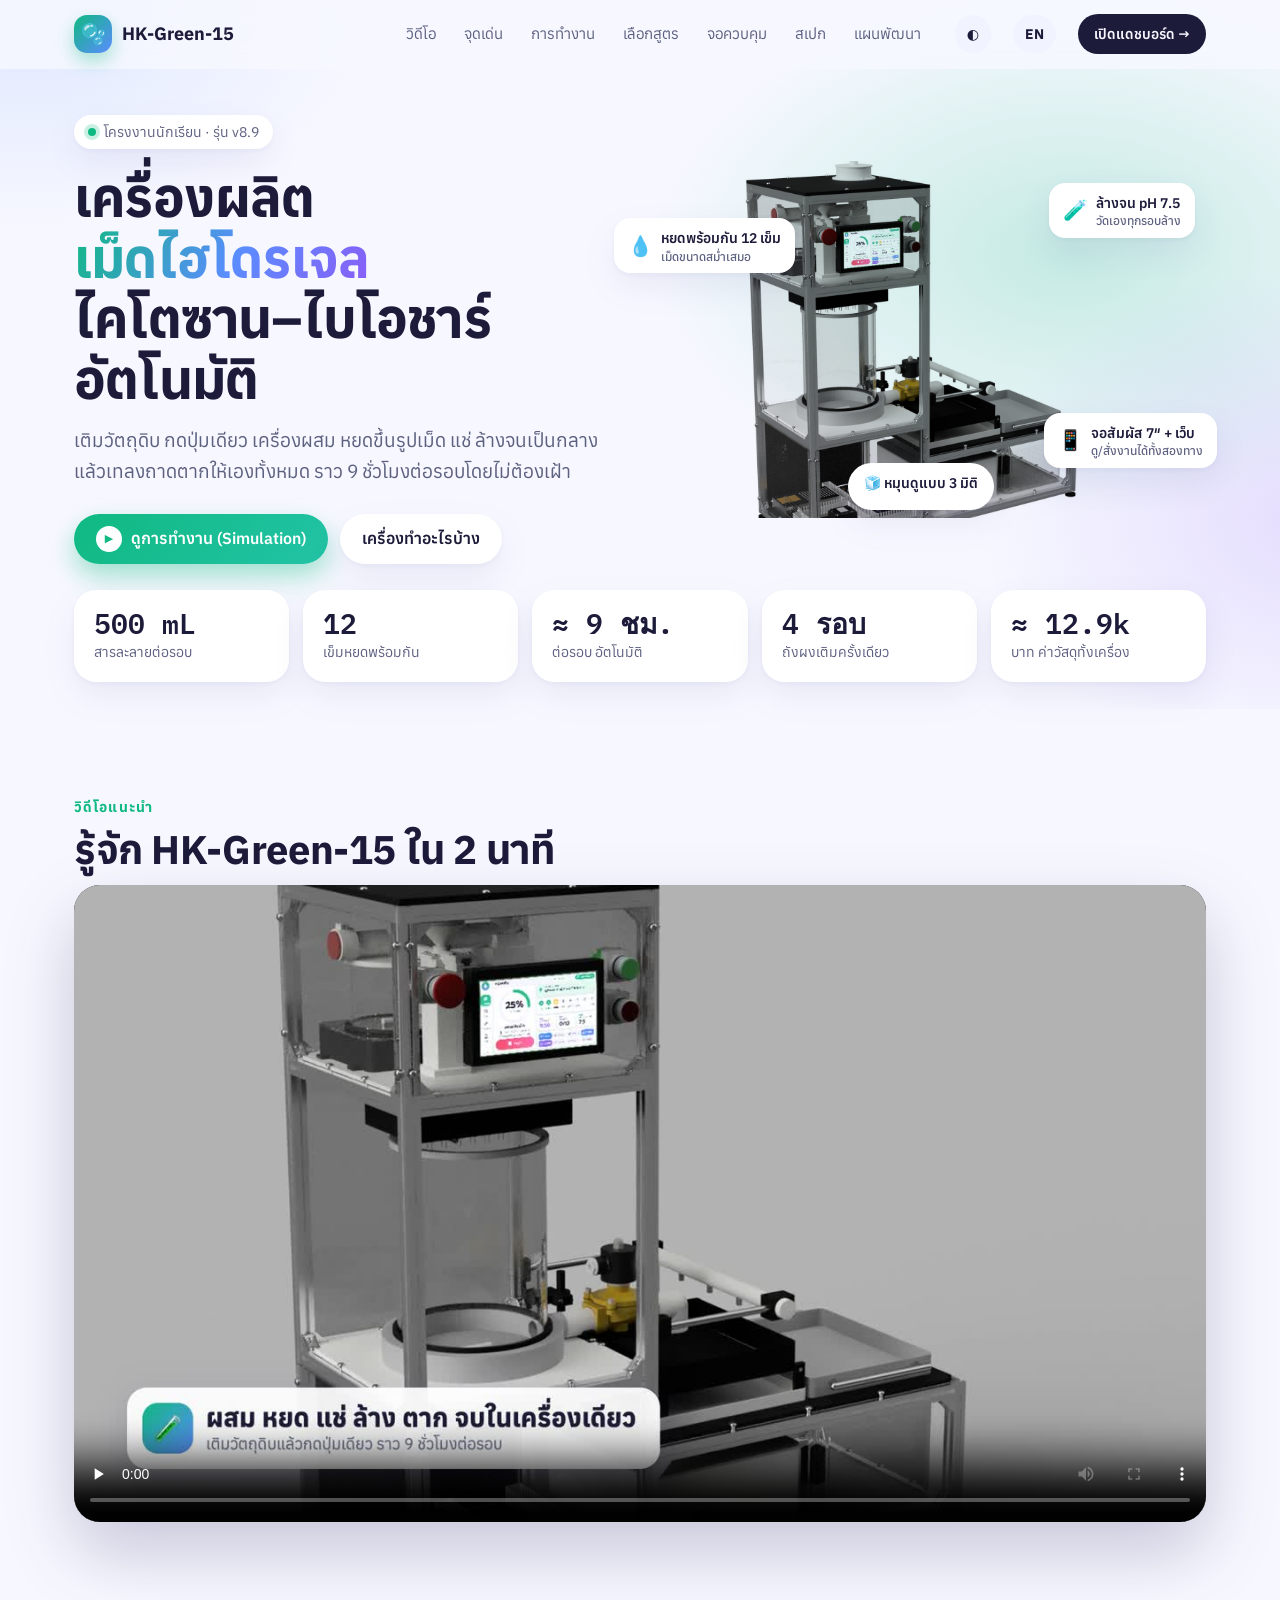
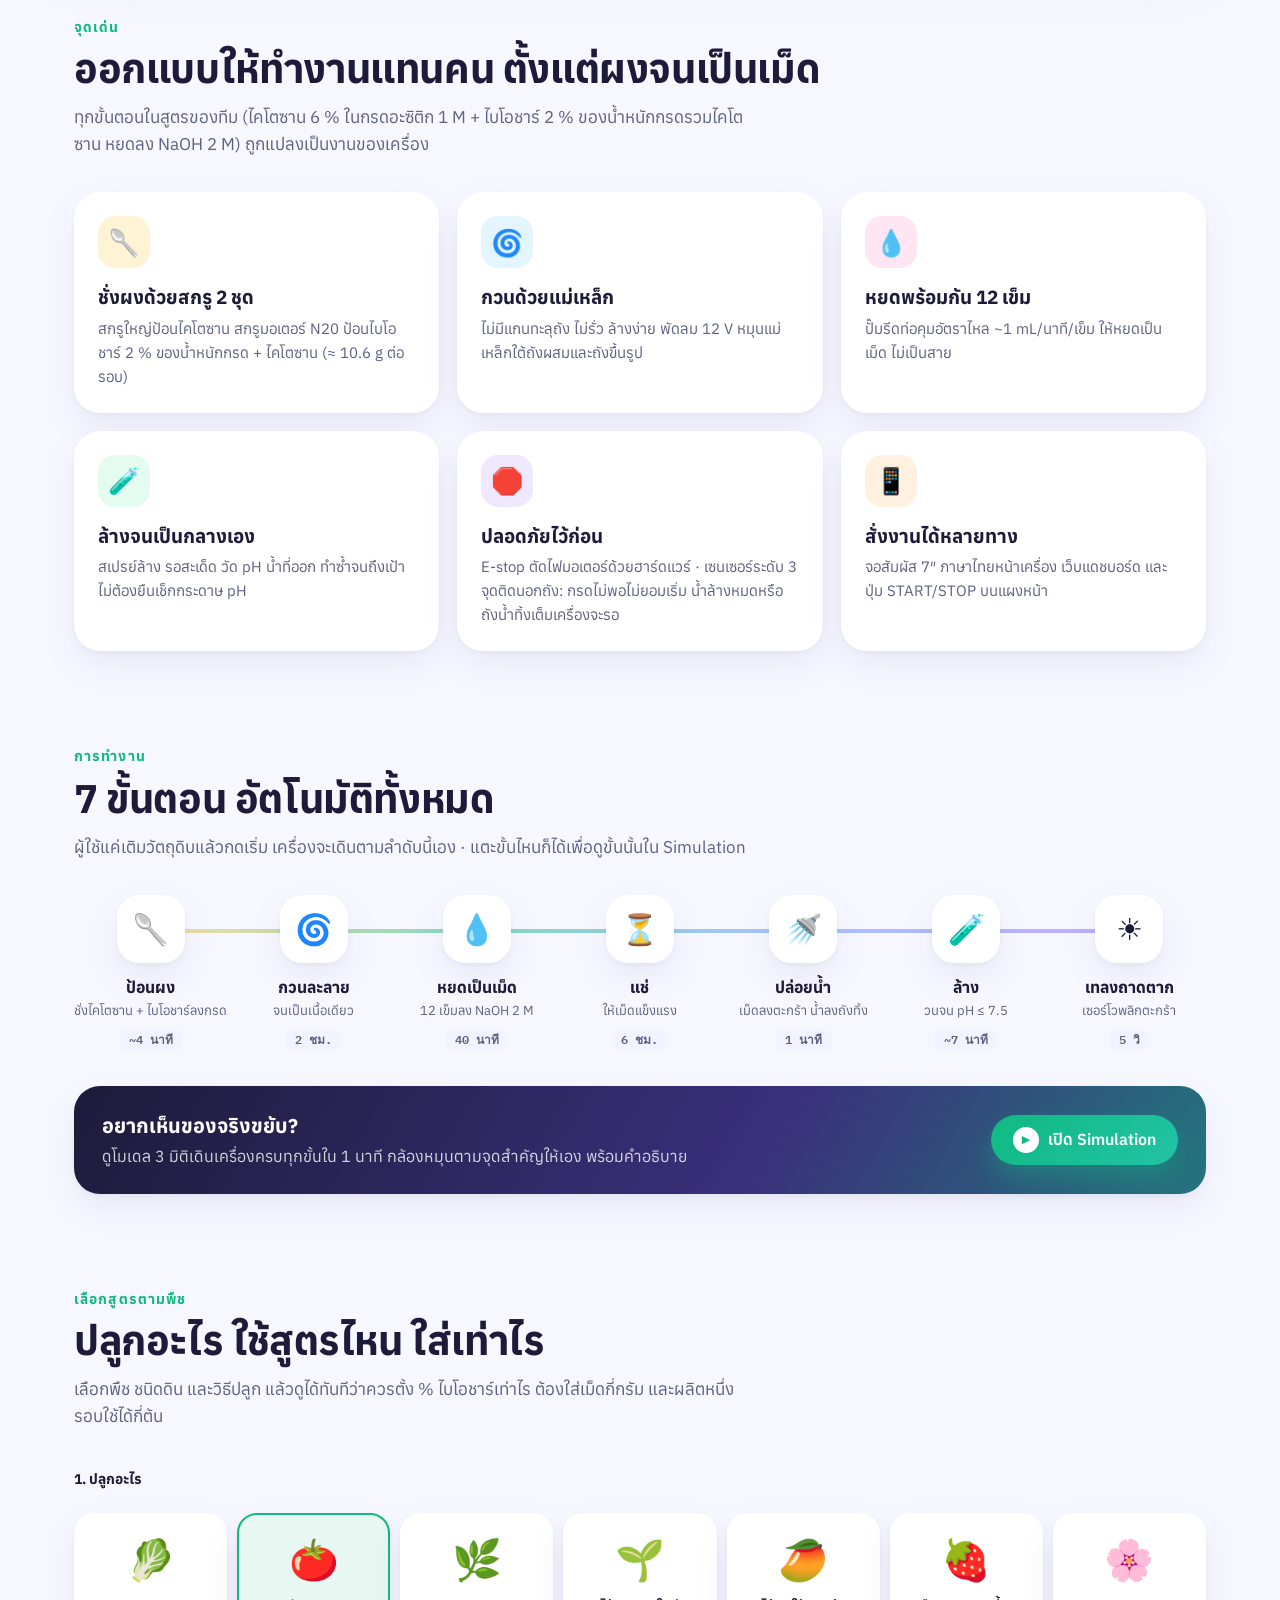
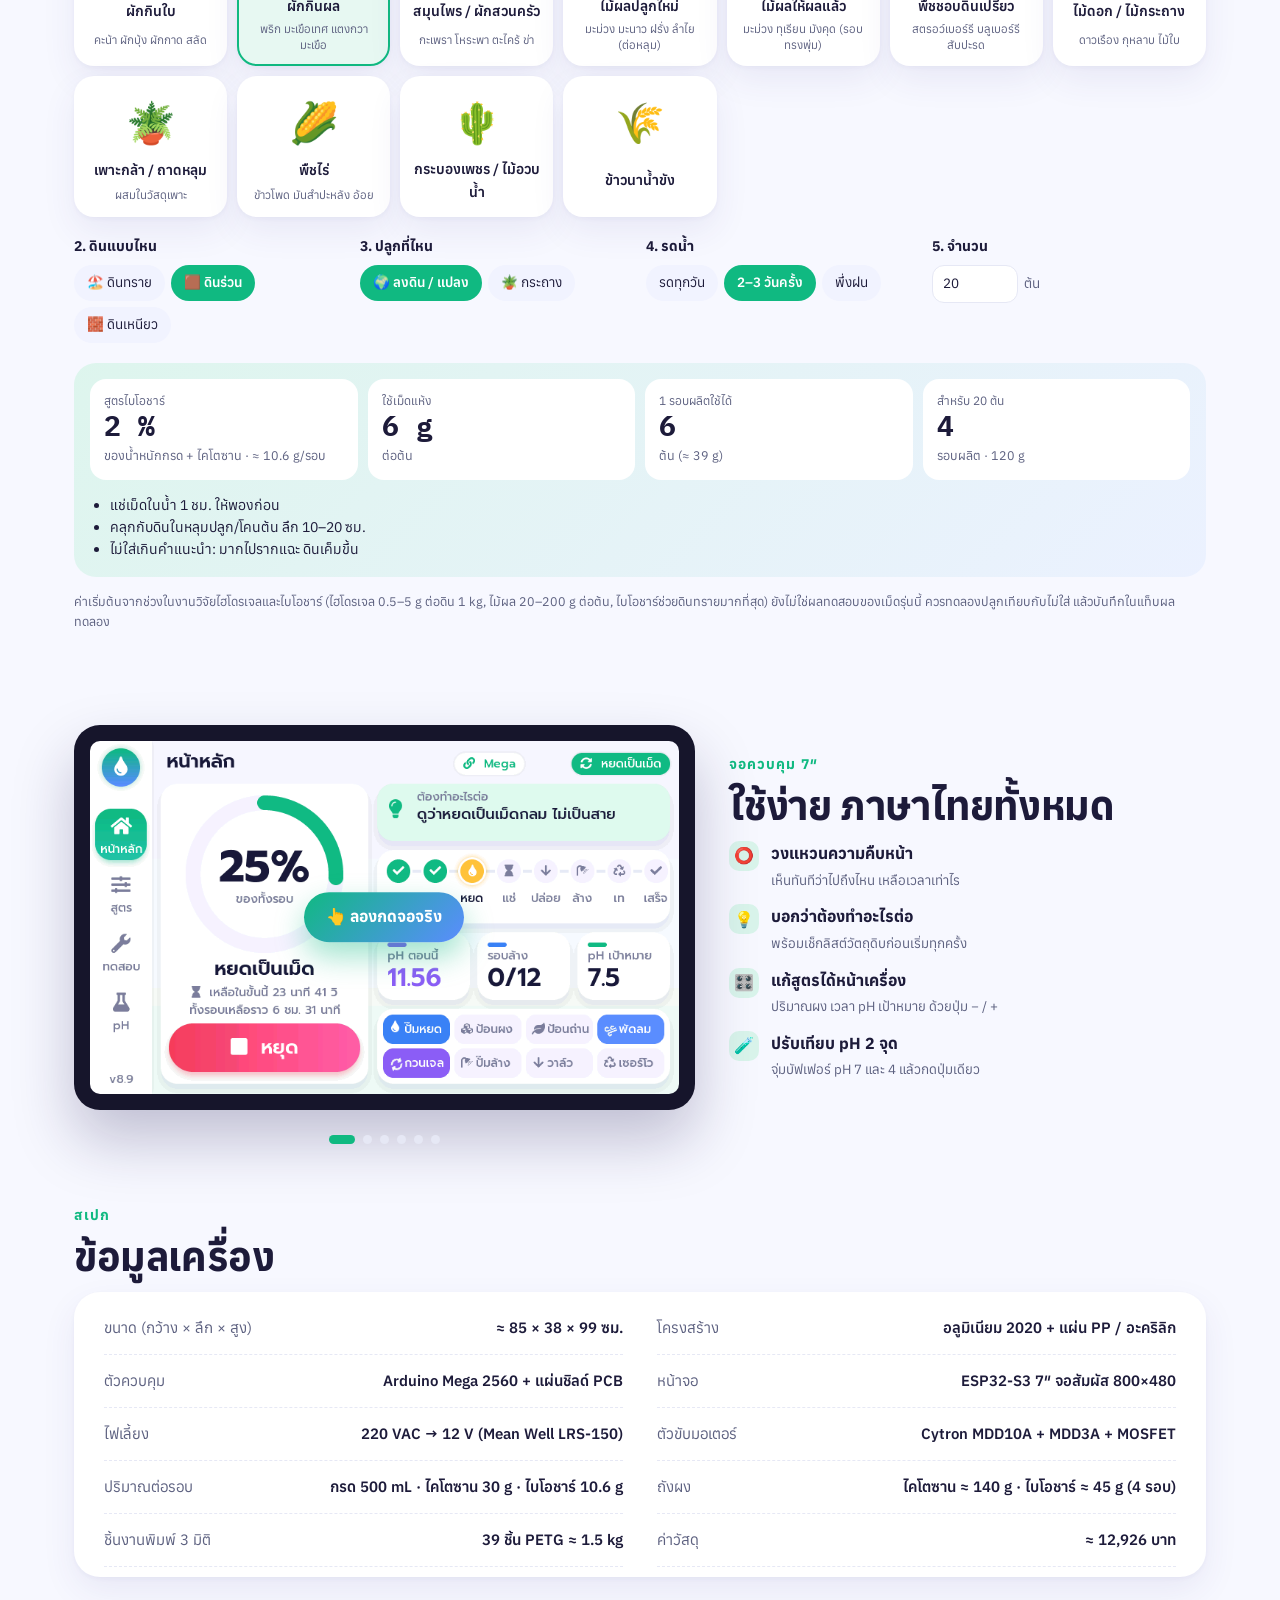
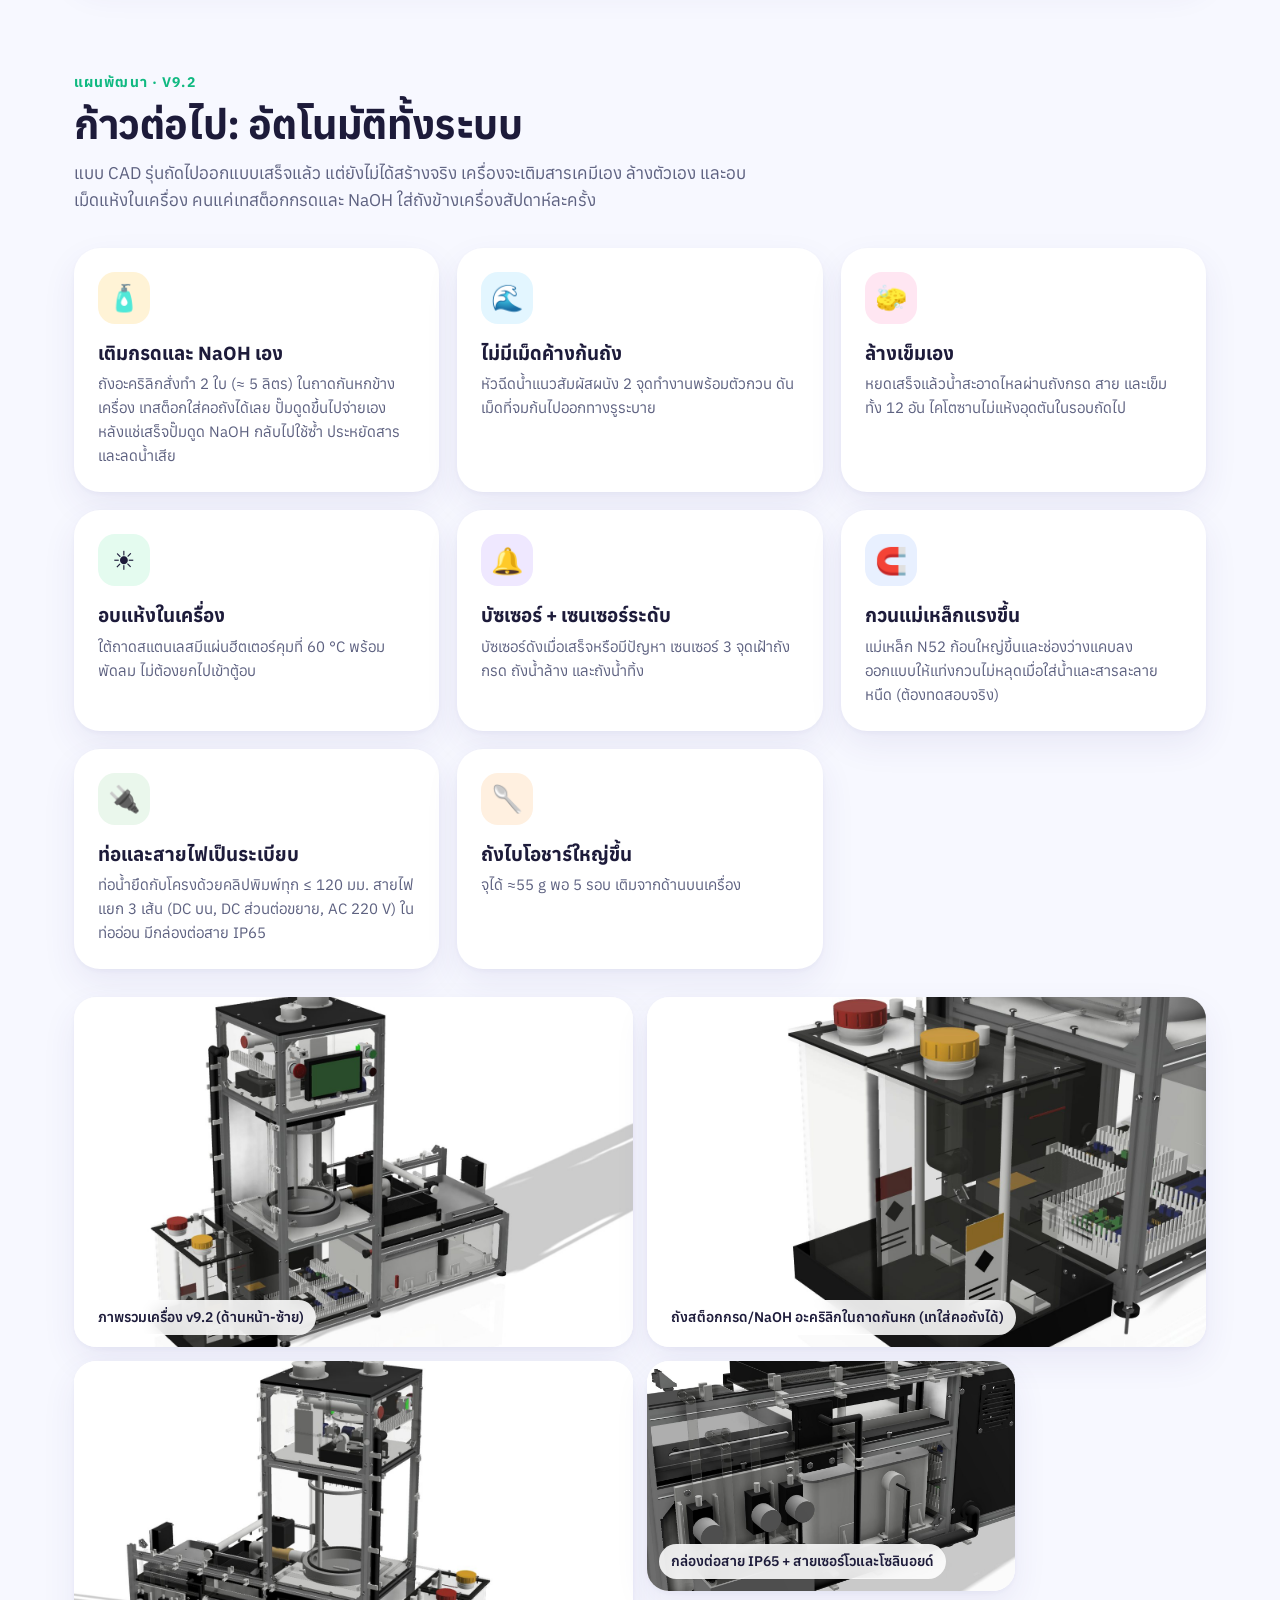
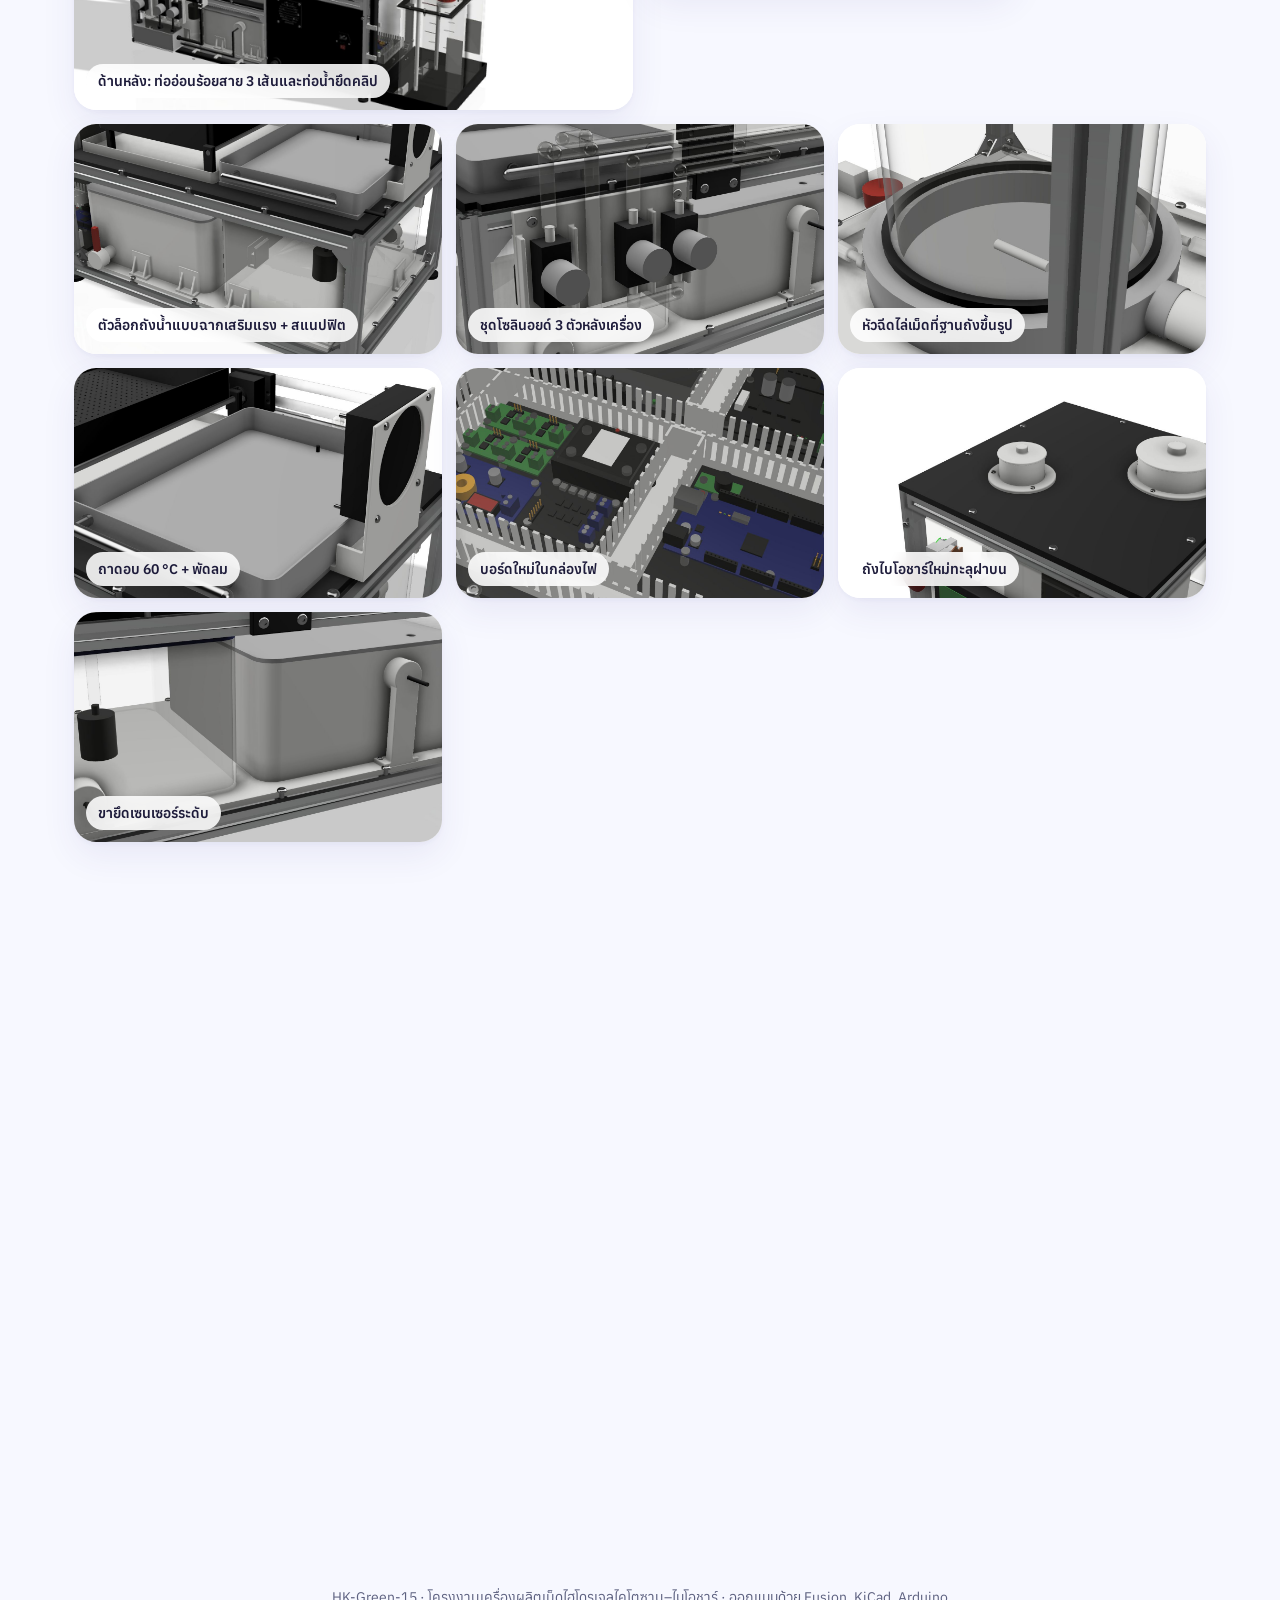
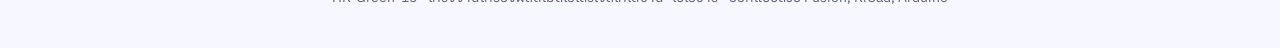
<file: index.html>
<!doctype html>
<html lang="th">
<head>
<meta charset="utf-8">
<meta name="viewport" content="width=device-width, initial-scale=1">
<script src="diag.js"></script>
<link rel="manifest" href="manifest.webmanifest"><meta name="theme-color" content="#10b981"><link rel="icon" href="icons/icon-192.png"><link rel="apple-touch-icon" href="icons/apple-touch-icon.png">
<title>HK-Green-15</title>
<meta name="description" content="เครื่องผลิตเม็ดไฮโดรเจลไคโตซาน–ไบโอชาร์อัตโนมัติ — โครงงานนักเรียน">
<link rel="preconnect" href="https://fonts.googleapis.com"><link rel="preconnect" href="https://fonts.gstatic.com" crossorigin>
<link href="https://fonts.googleapis.com/css2?family=Anuphan:wght@400;500;600;700&family=IBM+Plex+Mono:wght@500;600&display=swap" rel="stylesheet">
<link rel="preload" as="image" href="img/hero.jpg" fetchpriority="high">
<link rel="stylesheet" href="crops.css">
<script type="importmap">{"imports":{"three":"./vendor/three.module.js"}}</script>
<style>
:root {
  --bg: #f7f8ff; --panel: #fff; --panel2: #f1f3ff; --line: #e6e8f5; --text: #1d1b3a; --muted: #5d6180;
  --accent: #10b981; --accent2: #22c3a6; --sky: #5b8cff; --grape: #8b5cf6; --pink: #ff5ea8; --sun: #ffc23d; --water: #3b82f6;
  --shadow: 0 2px 4px rgba(60, 50, 140, .04), 0 14px 34px rgba(60, 50, 140, .08);
  --spring: cubic-bezier(.34, 1.56, .64, 1); --r: 26px;
}
@media (prefers-color-scheme: dark) { :root:not([data-theme="light"]) {
  --bg: #13122a; --panel: #1c1b38; --panel2: #25244a; --line: #302f58; --text: #eeeefe; --muted: #a3a2cc; --shadow: 0 1px 2px rgba(0,0,0,.3); } }
:root[data-theme="dark"] { --bg: #13122a; --panel: #1c1b38; --panel2: #25244a; --line: #302f58; --text: #eeeefe; --muted: #a3a2cc; --shadow: 0 1px 2px rgba(0,0,0,.3); }
:root[data-theme="dark"] .shot img.hero-img { mix-blend-mode: normal; border-radius: var(--r); }
* { box-sizing: border-box; }
html { scroll-behavior: smooth; }
body { margin: 0; background: var(--bg); color: var(--text); font: 16px/1.6 "Anuphan", system-ui, sans-serif; -webkit-font-smoothing: antialiased; overflow-x: hidden; }
a { color: inherit; text-decoration: none; }
.wrap { max-width: 1180px; margin: 0 auto; padding: 0 24px; }

/* nav */
nav { position: sticky; top: 0; z-index: 20; backdrop-filter: blur(14px); background: color-mix(in srgb, var(--bg) 82%, transparent); border-bottom: 1px solid transparent; transition: border-color .3s; }
nav.scrolled { border-color: var(--line); }
nav .wrap { display: flex; align-items: center; gap: 22px; height: 68px; }
.brand { display: flex; align-items: center; gap: 10px; font-weight: 700; font-size: 18px; white-space: nowrap; flex: none; }
.logo { width: 38px; height: 38px; border-radius: 13px; display: grid; place-items: center; font-size: 20px; background: linear-gradient(135deg, var(--accent), var(--sky)); box-shadow: 0 8px 18px color-mix(in srgb, var(--accent) 35%, transparent); animation: bob 2.6s ease-in-out infinite; }
@keyframes bob { 50% { transform: translateY(-3px) rotate(-8deg); } }
nav .links { display: flex; gap: 4px; margin-left: auto; }
.lang { border: 0; cursor: pointer; font: inherit; font-weight: 700; font-size: 14px; padding: 8px 12px; border-radius: 999px; background: var(--panel2); color: var(--text); transition: transform .3s var(--spring); }
.lang:hover { transform: translateY(-2px) rotate(-4deg); }
nav .links a { white-space: nowrap; padding: 8px 12px; border-radius: 999px; color: var(--muted); font-size: 15px; transition: background .2s, color .2s; }
nav .links a:hover { background: var(--panel2); color: var(--text); }
.btn { display: inline-flex; align-items: center; gap: 9px; border: 0; cursor: pointer; font: inherit; font-weight: 600; padding: 12px 22px; border-radius: 999px;
  transition: transform .35s var(--spring), box-shadow .3s; white-space: nowrap; }
.btn:hover { transform: translateY(-3px); }
.btn:active { transform: translateY(1px) scale(.97); }
.btn.go { color: #fff; background: linear-gradient(135deg, var(--accent), var(--accent2)); box-shadow: 0 12px 26px color-mix(in srgb, var(--accent) 38%, transparent); }
.btn.dark { color: var(--bg); background: var(--text); }
.btn.ghost { background: var(--panel); box-shadow: var(--shadow); }
.btn.sm { padding: 9px 16px; font-size: 14px; }
.play { width: 26px; height: 26px; border-radius: 50%; background: #fff; color: var(--accent); display: grid; place-items: center; font-size: 11px; animation: pulse 1.8s infinite; }
@keyframes pulse { 0% { box-shadow: 0 0 0 0 rgba(255,255,255,.75); } 70% { box-shadow: 0 0 0 12px rgba(255,255,255,0); } 100% { box-shadow: none; } }

/* hero */
.hero { position: relative; padding: 46px 0 30px; }
.hero::before { content: ""; position: absolute; inset: -120px -10% auto; height: 760px; z-index: -1;
  background: radial-gradient(600px 380px at 78% 40%, color-mix(in srgb, var(--accent) 22%, transparent), transparent 70%),
              radial-gradient(520px 360px at 95% 75%, color-mix(in srgb, var(--grape) 18%, transparent), transparent 70%),
              radial-gradient(500px 300px at 10% 10%, color-mix(in srgb, var(--sky) 14%, transparent), transparent 70%); }
.hero .hgrid { display: grid; grid-template-columns: 1.02fr 1.1fr; gap: 34px; align-items: center; }
.tag { display: inline-flex; gap: 8px; align-items: center; padding: 6px 14px; border-radius: 999px; background: var(--panel); box-shadow: var(--shadow); font-size: 14px; color: var(--muted); }
.tag i { width: 8px; height: 8px; border-radius: 50%; background: var(--accent); box-shadow: 0 0 0 4px color-mix(in srgb, var(--accent) 22%, transparent); }
h1 { font-size: clamp(32px, 4.4vw, 54px); line-height: 1.12; margin: 18px 0 16px; letter-spacing: -.015em; }
h1 em { font-style: normal; background: linear-gradient(120deg, var(--accent), var(--sky) 55%, var(--grape)); -webkit-background-clip: text; background-clip: text; color: transparent; }
.lead { font-size: 19px; color: var(--muted); max-width: 33em; margin: 0 0 28px; }
.ctas { display: flex; gap: 12px; flex-wrap: wrap; }
.shot { position: relative; }
.shot img.hero-img { width: 100%; height: auto; display: block; mix-blend-mode: multiply; animation: float 6s ease-in-out infinite; }
@media (prefers-color-scheme: dark) { :root:not([data-theme="light"]) .shot img.hero-img { mix-blend-mode: normal; border-radius: var(--r); } }
@keyframes float { 50% { transform: translateY(-10px); } }
.chip { position: absolute; display: flex; gap: 8px; align-items: center; padding: 9px 14px; border-radius: 16px; background: var(--panel); box-shadow: var(--shadow); font-size: 14px; font-weight: 600; animation: float 5s ease-in-out infinite; }
.chip span { font-size: 20px; }
.chip small { display: block; font-weight: 500; color: var(--muted); font-size: 12px; line-height: 1.2; }
.c1 { left: -4%; top: 16%; animation-delay: -1s; } .c2 { right: 2%; top: 6%; animation-delay: -2.5s; } .c3 { right: -2%; bottom: 14%; animation-delay: -4s; }

.v3d { position: absolute; inset: -4% -6%; opacity: 0; transition: opacity .6s; pointer-events: none; touch-action: none; }
.v3d.on { opacity: 1; pointer-events: auto; } .v3d canvas { display: block; cursor: grab; }
.shot.live img.hero-img { opacity: 0; transition: opacity .4s; }
.spin3d { position: absolute; left: 50%; bottom: 2%; transform: translateX(-50%); z-index: 3; border: 0; cursor: pointer; font: inherit; font-weight: 600; font-size: 14px;
  padding: 9px 16px; border-radius: 999px; background: var(--panel); color: var(--text); box-shadow: var(--shadow); transition: transform .3s var(--spring); white-space: nowrap; }
.spin3d:hover { transform: translateX(-50%) translateY(-2px); }
.spin3d i { font-style: normal; display: inline-block; animation: wob 2.4s ease-in-out infinite; } @keyframes wob { 50% { transform: rotate(-14deg) scale(1.1); } }
.spin3d .bar { display: block; height: 3px; border-radius: 2px; background: var(--accent); width: 0; margin-top: 4px; transition: width .2s; }
/* stats */
.stats { display: grid; grid-template-columns: repeat(5, 1fr); gap: 14px; margin: 26px 0 10px; }
.stat { background: var(--panel); border-radius: 22px; padding: 18px 20px; box-shadow: var(--shadow); }
.stat b { display: block; font-size: 28px; line-height: 1.1; font-family: "IBM Plex Mono", monospace; font-weight: 600; }
.stat small { color: var(--muted); font-size: 14px; }

section { padding: 74px 0 20px; }
.kicker { color: var(--accent); font-weight: 700; font-size: 14px; letter-spacing: .08em; text-transform: uppercase; }
h2 { font-size: clamp(28px, 3.4vw, 40px); line-height: 1.2; margin: 6px 0 12px; letter-spacing: -.01em; }
.sub { color: var(--muted); font-size: 17px; max-width: 40em; margin: 0 0 34px; }

/* features */
.feats { display: grid; grid-template-columns: repeat(3, 1fr); gap: 18px; }
.feat { background: var(--panel); border-radius: var(--r); padding: 24px; box-shadow: var(--shadow); transition: transform .4s var(--spring); }
.feat:hover { transform: translateY(-6px) rotate(-.4deg); }
.feat .ic { width: 52px; height: 52px; border-radius: 17px; display: grid; place-items: center; font-size: 26px; margin-bottom: 14px; }
.feat b { font-size: 19px; display: block; margin-bottom: 4px; }
.feat p { margin: 0; color: var(--muted); font-size: 15px; }

/* steps */
.steps { display: grid; grid-template-columns: repeat(7, 1fr); gap: 10px; counter-reset: s; position: relative; }
.steps::before { content: ""; position: absolute; left: 6%; right: 6%; top: 34px; height: 4px; border-radius: 2px; background: linear-gradient(90deg, var(--sun), var(--accent), var(--sky), var(--grape)); opacity: .5; }
.step { text-align: center; position: relative; }
.step .dot { width: 68px; height: 68px; margin: 0 auto 12px; border-radius: 22px; display: grid; place-items: center; font-size: 30px; background: var(--panel); box-shadow: var(--shadow); transition: transform .4s var(--spring); }
.step:hover .dot { transform: translateY(-6px) scale(1.06); }
.step b { display: block; font-size: 16px; }
.step small { color: var(--muted); font-size: 13px; display: block; line-height: 1.4; margin-top: 2px; }
.step .t { display: inline-block; margin-top: 8px; font-size: 12px; font-weight: 600; padding: 2px 10px; border-radius: 999px; background: var(--panel2); color: var(--muted); font-family: "IBM Plex Mono", monospace; }
.simbox { margin-top: 34px; display: flex; gap: 22px; align-items: center; padding: 24px 28px; border-radius: var(--r); color: #fff;
  background: linear-gradient(120deg, #1d1b3a, #3a2f7a 60%, #10b981 140%); box-shadow: var(--shadow); }
.simbox p { margin: 2px 0 0; opacity: .8; }
.simbox .btn { margin-left: auto; }

.vid { position: relative; border-radius: var(--r); overflow: hidden; box-shadow: 0 30px 70px rgba(30, 25, 80, .22); background: #16152b; }
.vid video { width: 100%; display: block; aspect-ratio: 16/9; }
.step { color: inherit; text-decoration: none; cursor: pointer; }
.step .go3d { position: absolute; top: 46px; left: 50%; margin-left: 20px; width: 22px; height: 22px; border-radius: 50%; font-style: normal; font-size: 9px; display: grid; place-items: center;
  background: var(--accent); color: #fff; opacity: 0; transform: scale(.4); transition: all .3s var(--spring); }
.step:hover .go3d { opacity: 1; transform: scale(1); }
/* gallery */
.gal { display: grid; grid-template-columns: repeat(6, 1fr); gap: 14px; }
.g { position: relative; border-radius: 22px; overflow: hidden; background: var(--panel); box-shadow: var(--shadow); cursor: zoom-in; grid-column: span 2; aspect-ratio: 16/10; }
.g.big { grid-column: span 3; }
.g img { width: 100%; height: 100%; object-fit: cover; display: block; transition: transform .6s ease; }
.g:hover img { transform: scale(1.05); }
.g figcaption { position: absolute; left: 12px; bottom: 12px; padding: 6px 12px; border-radius: 999px; font-size: 14px; font-weight: 600; background: color-mix(in srgb, var(--panel) 88%, transparent); backdrop-filter: blur(8px); }
#lb { position: fixed; inset: 0; z-index: 50; display: none; place-items: center; background: rgba(15, 14, 35, .82); backdrop-filter: blur(6px); cursor: zoom-out; padding: 20px; }
#lb.on { display: grid; }
#lb img { max-width: min(1400px, 96vw); max-height: 86vh; border-radius: 18px; box-shadow: 0 30px 80px rgba(0,0,0,.5); animation: zin .35s var(--spring); }
#lb p { color: #fff; text-align: center; margin: 12px 0 0; }
@keyframes zin { from { transform: scale(.9); opacity: 0; } }

/* display */
.disp { display: grid; grid-template-columns: 1.3fr 1fr; gap: 34px; align-items: center; }
.device { background: #16152b; border-radius: 26px; padding: 16px; box-shadow: 0 30px 60px rgba(30, 25, 80, .25); position: relative; }
.device img { width: 100%; display: block; border-radius: 10px; aspect-ratio: 800/480; object-fit: cover; }
.device .dots { position: absolute; bottom: -34px; left: 0; right: 0; display: flex; justify-content: center; gap: 8px; }
.device .dots button { width: 9px; height: 9px; border-radius: 99px; border: 0; padding: 0; background: var(--line); cursor: pointer; transition: width .3s var(--spring), background .3s; }
.device .dots button.on { width: 26px; background: var(--accent); }
ul.ticks { list-style: none; padding: 0; margin: 0; display: grid; gap: 12px; }
ul.ticks li { display: flex; gap: 12px; align-items: flex-start; }
ul.ticks li span { flex: none; width: 30px; height: 30px; border-radius: 10px; display: grid; place-items: center; background: color-mix(in srgb, var(--accent) 16%, var(--panel)); }

.device canvas[hidden] { display: none; }
.device canvas { width: 100%; display: block; border-radius: 10px; aspect-ratio: 800/480; touch-action: none; }
.trybtn { position: absolute; left: 50%; top: 50%; transform: translate(-50%, -50%); border: 0; cursor: pointer; font: inherit; font-weight: 700; font-size: 16px; padding: 12px 22px;
  border-radius: 999px; color: #fff; background: linear-gradient(135deg, var(--accent), var(--sky)); box-shadow: 0 14px 30px rgba(16, 185, 129, .4); transition: transform .3s var(--spring); }
.trybtn:hover { transform: translate(-50%, -50%) scale(1.06); } .trybtn i { font-style: normal; display: inline-block; animation: wob 2s ease-in-out infinite; }
.trynote { font-size: 13px; color: var(--muted); text-align: center; margin: 44px 0 0; }
/* specs */
.specs { display: grid; grid-template-columns: 1fr 1fr; gap: 0 34px; background: var(--panel); border-radius: var(--r); padding: 10px 30px; box-shadow: var(--shadow); }
.specs div { display: flex; justify-content: space-between; gap: 16px; padding: 14px 0; border-bottom: 1px dashed var(--line); font-size: 15px; }
.specs div span { color: var(--muted); }
.specs div b { text-align: right; font-weight: 600; }

/* more */
.more { display: grid; grid-template-columns: repeat(3, 1fr); gap: 18px; }
.card { display: block; background: var(--panel); border-radius: var(--r); padding: 26px; box-shadow: var(--shadow); transition: transform .4s var(--spring); }
.card:hover { transform: translateY(-6px); }
.card .ic { font-size: 30px; }
.card b { display: block; font-size: 20px; margin: 10px 0 4px; }
.card p { margin: 0 0 14px; color: var(--muted); font-size: 15px; }
.card .go2 { color: var(--accent); font-weight: 600; }
footer { padding: 60px 0 40px; color: var(--muted); font-size: 14px; text-align: center; }

.reveal { opacity: 0; transform: translateY(26px); transition: opacity .7s ease, transform .8s var(--spring); }
.reveal.in { opacity: 1; transform: none; }
@media (prefers-reduced-motion: reduce) { *, .reveal { animation: none !important; transition: none !important; opacity: 1 !important; transform: none !important; } }

@media (max-width: 1180px) { nav .links { display: none; } #themeBtn { margin-left: auto; } }
@media (max-width: 920px) {
  nav .links { display: none; } #themeBtn { margin-left: auto; }
  .hero .hgrid, .disp { grid-template-columns: 1fr; }
  .stats { grid-template-columns: repeat(2, 1fr); } .stats .stat:last-child { grid-column: span 2; }
  .feats, .more { grid-template-columns: 1fr; }
  .steps { grid-template-columns: repeat(2, 1fr); gap: 22px; } .steps::before { display: none; }
  .gal { grid-template-columns: 1fr 1fr; } .g, .g.big { grid-column: span 1; } .g.big:first-child { grid-column: span 2; }
  .specs { grid-template-columns: 1fr; padding: 6px 20px; }
  .simbox { flex-direction: column; align-items: flex-start; } .simbox .btn { margin-left: 0; }
  .chip { display: none; }
}
/* phones: compact, no long scrolling */
@media (max-width: 700px) {
  .brand { white-space: nowrap; font-size: 16px; } .logo { width: 32px; height: 32px; font-size: 17px; }
  nav .wrap { height: 58px; gap: 8px; } nav .btn.sm { padding: 8px 12px; font-size: 13px; }
  .hero { padding: 26px 0 10px; } h1 { margin: 12px 0 10px; } .lead { font-size: 16px; margin-bottom: 20px; }
  .shot { margin: 6px -16px 0; } .shot img.hero-img { animation: none; }
  .stats { gap: 10px; margin-top: 14px; } .stat { padding: 12px 14px; border-radius: 18px; } .stat b { font-size: 20px; } .stat small { font-size: 12.5px; }
  section { padding: 44px 0 6px; } .sub { font-size: 15px; margin-bottom: 20px; }
  .feats { gap: 10px; }
  .feat { display: grid; grid-template-columns: 44px 1fr; gap: 0 14px; padding: 16px; border-radius: 20px; }
  .feat .ic { width: 44px; height: 44px; border-radius: 14px; font-size: 22px; margin: 0; grid-row: span 2; }
  .feat b { font-size: 16.5px; margin: 0; } .feat p { font-size: 14px; }
  .steps { grid-template-columns: 1fr; gap: 0; }
  .step { display: grid; grid-template-columns: 48px 1fr auto; gap: 0 14px; align-items: center; text-align: left; padding: 8px 0; position: relative; }
  .step:not(:last-child)::after { content: ""; position: absolute; left: 23px; top: 52px; bottom: -8px; width: 3px; border-radius: 2px; background: var(--line); }
  .step .dot { width: 48px; height: 48px; margin: 0; font-size: 22px; border-radius: 16px; grid-row: span 2; }
  .step b { font-size: 16px; } .step small { grid-column: 2; margin: 0; }
  .step .t { grid-column: 3; grid-row: 1 / span 2; margin: 0; }
  .step .go3d { position: static; opacity: 1; transform: none; grid-column: 4; grid-row: 1 / span 2; margin: 0; }
  .step { grid-template-columns: 48px 1fr auto 22px; }
  .simbox { padding: 20px; }
  .gal { display: flex; overflow-x: auto; scroll-snap-type: x mandatory; gap: 12px; margin: 0 -16px; padding: 0 16px 8px; scrollbar-width: none; }
  .gal::-webkit-scrollbar { display: none; }
  .g, .g.big, .g.big:first-child { flex: 0 0 86%; scroll-snap-align: center; aspect-ratio: 16/10; }
  .g img { object-fit: contain; background: #fff; }
  .disp { gap: 46px; } .device { padding: 10px; border-radius: 20px; }
  .specs div { flex-direction: column; gap: 2px; padding: 10px 0; } .specs div b { text-align: left; }
  .more { gap: 10px; }
  .card { display: grid; grid-template-columns: 40px 1fr; gap: 0 12px; padding: 16px; border-radius: 20px; }
  .card .ic { font-size: 26px; grid-row: span 3; } .card b { margin: 0; font-size: 17px; } .card p { margin: 2px 0 6px; font-size: 14px; }
}
@media (max-width: 420px) { .wrap { padding: 0 16px; } .ctas .btn { width: 100%; justify-content: center; } }
</style>
</head>
<body>
<nav id="nav"><div class="wrap">
  <a class="brand" href="#"><span class="logo">🫧</span>HK-Green-15</a>
  <div class="links"><a href="#video">วิดีโอ</a><a href="#feat">จุดเด่น</a><a href="#how">การทำงาน</a><a href="#crop">เลือกสูตร</a><a href="#screen">จอควบคุม</a><a href="#spec">สเปก</a><a href="#roadmap">แผนพัฒนา</a></div>
  <button class="lang" id="themeBtn" title="สว่าง / มืด" aria-label="สว่าง / มืด (light / dark)">◐</button><button class="lang" id="lang" title="ภาษา / Language" aria-label="ภาษา / Language">EN</button>
  <a class="btn dark sm" href="app.html">เปิดแดชบอร์ด →</a>
</div></nav>

<header class="hero"><div class="wrap hgrid">
  <div>
    <span class="tag"><i></i>โครงงานนักเรียน · รุ่น v8.9</span>
    <h1>เครื่องผลิต<em style="white-space:nowrap">เม็ดไฮโดรเจล</em><br>ไคโตซาน–ไบโอชาร์ อัตโนมัติ</h1>
    <p class="lead">เติมวัตถุดิบ กดปุ่มเดียว เครื่องผสม หยดขึ้นรูปเม็ด แช่ ล้างจนเป็นกลาง แล้วเทลงถาดตากให้เองทั้งหมด ราว 9 ชั่วโมงต่อรอบโดยไม่ต้องเฝ้า</p>
    <div class="ctas">
      <a class="btn go" href="app.html?tour=1"><span class="play">▶</span>ดูการทำงาน (Simulation)</a>
      <a class="btn ghost" href="#how">เครื่องทำอะไรบ้าง</a>
    </div>
  </div>
  <div class="shot">
    <img class="hero-img" src="img/hero.jpg" width="1600" height="1000" fetchpriority="high" alt="ภาพเรนเดอร์เครื่อง HK-Green-15">
    <div class="v3d" id="v3d"></div>
    <button class="spin3d" id="spin3d"><i>🧊</i> หมุนดูแบบ 3 มิติ<span class="bar" id="v3bar"></span></button>
    <div class="chip c1"><span>💧</span><div>หยดพร้อมกัน 12 เข็ม<small>เม็ดขนาดสม่ำเสมอ</small></div></div>
    <div class="chip c2"><span>🧪</span><div>ล้างจน pH 7.5<small>วัดเองทุกรอบล้าง</small></div></div>
    <div class="chip c3"><span>📱</span><div>จอสัมผัส 7″ + เว็บ<small>ดู/สั่งงานได้ทั้งสองทาง</small></div></div>
  </div>
</div>
<div class="wrap"><div class="stats reveal">
  <div class="stat"><b>500 mL</b><small>สารละลายต่อรอบ</small></div>
  <div class="stat"><b>12</b><small>เข็มหยดพร้อมกัน</small></div>
  <div class="stat"><b>≈ 9 ชม.</b><small>ต่อรอบ อัตโนมัติ</small></div>
  <div class="stat"><b>4 รอบ</b><small>ถังผงเติมครั้งเดียว</small></div>
  <div class="stat"><b>≈ 12.9k</b><small>บาท ค่าวัสดุทั้งเครื่อง</small></div>
</div></div></header>

<section id="video"><div class="wrap">
  <div class="kicker reveal">วิดีโอแนะนำ</div>
  <h2 class="reveal">รู้จัก HK-Green-15 ใน 2 นาที</h2>
  <div class="vid reveal"><video controls playsinline preload="none" poster="img/video_poster.jpg" src="img/intro.mp4"></video></div>
</div></section>

<section id="feat"><div class="wrap">
  <div class="kicker reveal">จุดเด่น</div>
  <h2 class="reveal">ออกแบบให้ทำงานแทนคน ตั้งแต่ผงจนเป็นเม็ด</h2>
  <p class="sub reveal">ทุกขั้นตอนในสูตรของทีม (ไคโตซาน 6 % ในกรดอะซิติก 1 M + ไบโอชาร์ 2 % ของน้ำหนักกรดรวมไคโตซาน หยดลง NaOH 2 M) ถูกแปลงเป็นงานของเครื่อง</p>
  <div class="feats">
    <div class="feat reveal"><div class="ic" style="background:#fff3d6">🥄</div><b>ชั่งผงด้วยสกรู 2 ชุด</b><p>สกรูใหญ่ป้อนไคโตซาน สกรูมอเตอร์ N20 ป้อนไบโอชาร์ 2 % ของน้ำหนักกรด + ไคโตซาน (≈ 10.6 g ต่อรอบ)</p></div>
    <div class="feat reveal"><div class="ic" style="background:#e3f6ff">🌀</div><b>กวนด้วยแม่เหล็ก</b><p>ไม่มีแกนทะลุถัง ไม่รั่ว ล้างง่าย พัดลม 12 V หมุนแม่เหล็กใต้ถังผสมและถังขึ้นรูป</p></div>
    <div class="feat reveal"><div class="ic" style="background:#ffe6f2">💧</div><b>หยดพร้อมกัน 12 เข็ม</b><p>ปั๊มรีดท่อคุมอัตราไหล ~1 mL/นาที/เข็ม ให้หยดเป็นเม็ด ไม่เป็นสาย</p></div>
    <div class="feat reveal"><div class="ic" style="background:#e4fbef">🧪</div><b>ล้างจนเป็นกลางเอง</b><p>สเปรย์ล้าง รอสะเด็ด วัด pH น้ำที่ออก ทำซ้ำจนถึงเป้า ไม่ต้องยืนเช็กกระดาษ pH</p></div>
    <div class="feat reveal"><div class="ic" style="background:#efe8ff">🛑</div><b>ปลอดภัยไว้ก่อน</b><p>E-stop ตัดไฟมอเตอร์ด้วยฮาร์ดแวร์ · เซนเซอร์ระดับ 3 จุดติดนอกถัง: กรดไม่พอไม่ยอมเริ่ม น้ำล้างหมดหรือถังน้ำทิ้งเต็มเครื่องจะรอ</p></div>
    <div class="feat reveal"><div class="ic" style="background:#fff0e0">📱</div><b>สั่งงานได้หลายทาง</b><p>จอสัมผัส 7″ ภาษาไทยหน้าเครื่อง เว็บแดชบอร์ด และปุ่ม START/STOP บนแผงหน้า</p></div>
  </div>
</div></section>

<section id="how"><div class="wrap">
  <div class="kicker reveal">การทำงาน</div>
  <h2 class="reveal">7 ขั้นตอน อัตโนมัติทั้งหมด</h2>
  <p class="sub reveal">ผู้ใช้แค่เติมวัตถุดิบแล้วกดเริ่ม เครื่องจะเดินตามลำดับนี้เอง · แตะขั้นไหนก็ได้เพื่อดูขั้นนั้นใน Simulation</p>
  <div class="steps">
    <a class="step reveal" href="app.html?tour=1&step=2" title="ดูขั้นนี้ใน Simulation"><div class="dot">🥄</div><b>ป้อนผง</b><small>ชั่งไคโตซาน + ไบโอชาร์ลงกรด</small><span class="t">~4 นาที</span><i class="go3d">▶</i></a>
    <a class="step reveal" href="app.html?tour=1&step=3" title="ดูขั้นนี้ใน Simulation"><div class="dot">🌀</div><b>กวนละลาย</b><small>จนเป็นเนื้อเดียว</small><span class="t">2 ชม.</span><i class="go3d">▶</i></a>
    <a class="step reveal" href="app.html?tour=1&step=4" title="ดูขั้นนี้ใน Simulation"><div class="dot">💧</div><b>หยดเป็นเม็ด</b><small>12 เข็มลง NaOH 2 M</small><span class="t">40 นาที</span><i class="go3d">▶</i></a>
    <a class="step reveal" href="app.html?tour=1&step=5" title="ดูขั้นนี้ใน Simulation"><div class="dot">⏳</div><b>แช่</b><small>ให้เม็ดแข็งแรง</small><span class="t">6 ชม.</span><i class="go3d">▶</i></a>
    <a class="step reveal" href="app.html?tour=1&step=6" title="ดูขั้นนี้ใน Simulation"><div class="dot">🚿</div><b>ปล่อยน้ำ</b><small>เม็ดลงตะกร้า น้ำลงถังทิ้ง</small><span class="t">1 นาที</span><i class="go3d">▶</i></a>
    <a class="step reveal" href="app.html?tour=1&step=7" title="ดูขั้นนี้ใน Simulation"><div class="dot">🧪</div><b>ล้าง</b><small>วนจน pH ≤ 7.5</small><span class="t">~7 นาที</span><i class="go3d">▶</i></a>
    <a class="step reveal" href="app.html?tour=1&step=8" title="ดูขั้นนี้ใน Simulation"><div class="dot">☀️</div><b>เทลงถาดตาก</b><small>เซอร์โวพลิกตะกร้า</small><span class="t">5 วิ</span><i class="go3d">▶</i></a>
  </div>
  <div class="simbox reveal">
    <div><b style="font-size:20px">อยากเห็นของจริงขยับ?</b><p>ดูโมเดล 3 มิติเดินเครื่องครบทุกขั้นใน 1 นาที กล้องหมุนตามจุดสำคัญให้เอง พร้อมคำอธิบาย</p></div>
    <a class="btn go" href="app.html?tour=1"><span class="play">▶</span>เปิด Simulation</a>
  </div>
</div></section>

<section id="crop"><div class="wrap">
  <div class="kicker reveal">เลือกสูตรตามพืช</div>
  <h2 class="reveal">ปลูกอะไร ใช้สูตรไหน ใส่เท่าไร</h2>
  <p class="sub reveal">เลือกพืช ชนิดดิน และวิธีปลูก แล้วดูได้ทันทีว่าควรตั้ง % ไบโอชาร์เท่าไร ต้องใส่เม็ดกี่กรัม และผลิตหนึ่งรอบใช้ได้กี่ต้น</p>
  <div class="reveal" id="cropTool"></div>
</div></section>

<section id="screen"><div class="wrap disp">
  <div class="reveal"><div class="device" id="device"><img id="dimg" src="img/display_02_home_drip.png" alt="หน้าจอควบคุม">
    <canvas id="hkcanvas" width="800" height="480" hidden oncontextmenu="event.preventDefault()"></canvas>
    <button class="trybtn" id="tryScr"><i>👆</i> ลองกดจอจริง</button><div class="dots" id="ddots"></div></div>
    <p class="trynote" id="tryNote" hidden>นี่คือโค้ดจอตัวจริงที่รันในเว็บ ต่อกับเครื่องจำลอง (เร่งเวลา ×600) — ลองกด เริ่มรอบผลิต, หน้า สูตร หรือ ทดสอบ</p></div>
  <div class="reveal">
    <div class="kicker">จอควบคุม 7″</div>
    <h2>ใช้ง่าย ภาษาไทยทั้งหมด</h2>
    <ul class="ticks">
      <li><span>⭕</span><div><b>วงแหวนความคืบหน้า</b><br><small style="color:var(--muted)">เห็นทันทีว่าไปถึงไหน เหลือเวลาเท่าไร</small></div></li>
      <li><span>💡</span><div><b>บอกว่าต้องทำอะไรต่อ</b><br><small style="color:var(--muted)">พร้อมเช็กลิสต์วัตถุดิบก่อนเริ่มทุกครั้ง</small></div></li>
      <li><span>🎛️</span><div><b>แก้สูตรได้หน้าเครื่อง</b><br><small style="color:var(--muted)">ปริมาณผง เวลา pH เป้าหมาย ด้วยปุ่ม − / +</small></div></li>
      <li><span>🧪</span><div><b>ปรับเทียบ pH 2 จุด</b><br><small style="color:var(--muted)">จุ่มบัฟเฟอร์ pH 7 และ 4 แล้วกดปุ่มเดียว</small></div></li>
    </ul>
  </div>
</div></section>

<section id="spec"><div class="wrap">
  <div class="kicker reveal">สเปก</div>
  <h2 class="reveal">ข้อมูลเครื่อง</h2>
  <div class="specs reveal">
    <div><span>ขนาด (กว้าง × ลึก × สูง)</span><b>≈ 85 × 38 × 99 ซม.</b></div>
    <div><span>โครงสร้าง</span><b>อลูมิเนียม 2020 + แผ่น PP / อะคริลิก</b></div>
    <div><span>ตัวควบคุม</span><b>Arduino Mega 2560 + แผ่นชิลด์ PCB</b></div>
    <div><span>หน้าจอ</span><b>ESP32-S3 7″ จอสัมผัส 800×480</b></div>
    <div><span>ไฟเลี้ยง</span><b>220 VAC → 12 V (Mean Well LRS-150)</b></div>
    <div><span>ตัวขับมอเตอร์</span><b>Cytron MDD10A + MDD3A + MOSFET</b></div>
    <div><span>ปริมาณต่อรอบ</span><b>กรด 500 mL · ไคโตซาน 30 g · ไบโอชาร์ 10.6 g</b></div>
    <div><span>ถังผง</span><b>ไคโตซาน ≈ 140 g · ไบโอชาร์ ≈ 45 g (4 รอบ)</b></div>
    <div><span>ชิ้นงานพิมพ์ 3 มิติ</span><b>39 ชิ้น PETG ≈ 1.5 kg</b></div>
    <div><span>ค่าวัสดุ</span><b>≈ 12,926 บาท</b></div>
  </div>
</div></section>

<section id="roadmap"><div class="wrap">
  <div class="kicker reveal">แผนพัฒนา · v9.2</div>
  <h2 class="reveal">ก้าวต่อไป: อัตโนมัติทั้งระบบ</h2>
  <p class="sub reveal">แบบ CAD รุ่นถัดไปออกแบบเสร็จแล้ว แต่ยังไม่ได้สร้างจริง เครื่องจะเติมสารเคมีเอง ล้างตัวเอง และอบเม็ดแห้งในเครื่อง คนแค่เทสต็อกกรดและ NaOH ใส่ถังข้างเครื่องสัปดาห์ละครั้ง</p>
  <div class="feats">
    <div class="feat reveal"><div class="ic" style="background:#fff3d6">🧴</div><b>เติมกรดและ NaOH เอง</b><p>ถังอะคริลิกสั่งทำ 2 ใบ (≈ 5 ลิตร) ในถาดกันหกข้างเครื่อง เทสต็อกใส่คอถังได้เลย ปั๊มดูดขึ้นไปจ่ายเอง หลังแช่เสร็จปั๊มดูด NaOH กลับไปใช้ซ้ำ ประหยัดสารและลดน้ำเสีย</p></div>
    <div class="feat reveal"><div class="ic" style="background:#e3f6ff">🌊</div><b>ไม่มีเม็ดค้างก้นถัง</b><p>หัวฉีดน้ำแนวสัมผัสผนัง 2 จุดทำงานพร้อมตัวกวน ดันเม็ดที่จมก้นไปออกทางรูระบาย</p></div>
    <div class="feat reveal"><div class="ic" style="background:#ffe6f2">🧽</div><b>ล้างเข็มเอง</b><p>หยดเสร็จแล้วน้ำสะอาดไหลผ่านถังกรด สาย และเข็มทั้ง 12 อัน ไคโตซานไม่แห้งอุดตันในรอบถัดไป</p></div>
    <div class="feat reveal"><div class="ic" style="background:#e4fbef">☀️</div><b>อบแห้งในเครื่อง</b><p>ใต้ถาดสแตนเลสมีแผ่นฮีตเตอร์คุมที่ 60 °C พร้อมพัดลม ไม่ต้องยกไปเข้าตู้อบ</p></div>
    <div class="feat reveal"><div class="ic" style="background:#efe8ff">🔔</div><b>บัซเซอร์ + เซนเซอร์ระดับ</b><p>บัซเซอร์ดังเมื่อเสร็จหรือมีปัญหา เซนเซอร์ 3 จุดเฝ้าถังกรด ถังน้ำล้าง และถังน้ำทิ้ง</p></div>
    <div class="feat reveal"><div class="ic" style="background:#e8f0ff">🧲</div><b>กวนแม่เหล็กแรงขึ้น</b><p>แม่เหล็ก N52 ก้อนใหญ่ขึ้นและช่องว่างแคบลง ออกแบบให้แท่งกวนไม่หลุดเมื่อใส่น้ำและสารละลายหนืด (ต้องทดสอบจริง)</p></div>
    <div class="feat reveal"><div class="ic" style="background:#eaf7ec">🔌</div><b>ท่อและสายไฟเป็นระเบียบ</b><p>ท่อน้ำยึดกับโครงด้วยคลิปพิมพ์ทุก ≤ 120 มม. สายไฟแยก 3 เส้น (DC บน, DC ส่วนต่อขยาย, AC 220 V) ในท่ออ่อน มีกล่องต่อสาย IP65</p></div>
    <div class="feat reveal"><div class="ic" style="background:#fff0e0">🥄</div><b>ถังไบโอชาร์ใหญ่ขึ้น</b><p>จุได้ ≈55 g พอ 5 รอบ เติมจากด้านบนเครื่อง</p></div>
  </div>
  <div class="gal" id="gal9" style="margin-top:28px"></div>
  <div class="ctas reveal" style="justify-content:center;margin-top:20px"><a class="btn go" href="v92.html">🧊 ดูโมเดล 3 มิติ v9.2 (หมุน/ซ่อนชิ้นส่วนได้)</a></div>
  <div class="specs reveal" style="margin-top:28px">
    <div><span>สถานะ</span><b>แบบ CAD + เฟิร์มแวร์เสร็จ ทดสอบบน Mega จำลองครบรอบ (v9.2 ยังไม่ได้สร้างจริง ไม่ได้ทดสอบกับเม็ดจริง)</b></div>
    <div><span>กำหนดสร้าง</span><b>หลังการแข่งขัน IYS ครั้งที่ 7</b></div>
    <div><span>ค่าวัสดุ v9.2</span><b>รวมทั้งเครื่อง ≈ 19,700 บาท (ประมาณการ รวมถังอะคริลิกสั่งทำ)</b></div>
    <div><span>ชิ้นงานพิมพ์ (v9.2)</span><b>ทั้งเครื่อง ≈ 2.1 kg PETG (≈ 125 ชม.)</b></div>
  </div>
</div></section>

<section id="more"><div class="wrap">
  <div class="kicker reveal">ดูเพิ่มเติม</div>
  <h2 class="reveal">เข้าไปดูข้อมูลเชิงลึก</h2>
  <div class="more">
    <a class="card reveal" href="app.html"><div class="ic">📊</div><b>แดชบอร์ด</b><p>ดูสถานะ สั่งเริ่ม/หยุด เร่งเวลาจำลอง และบันทึกผลทดลอง</p><span class="go2">เปิดแดชบอร์ด →</span></a>
    <a class="card reveal" href="app.html#m3d"><div class="ic">🧊</div><b>โมเดล 3 มิติ</b><p>หมุน ซูม คลิกดูชื่อชิ้นส่วน เติมวัตถุดิบและเดินเครื่องเอง</p><span class="go2">เปิดโมเดล →</span></a>
    <a class="card reveal" href="app.html#doc"><div class="ic">📘</div><b>รายงานและเอกสาร</b><p>คู่มือการใช้งาน SOP ผังวงจร แผ่น PCB รายการวัสดุพร้อมราคา ผลวิเคราะห์ความเป็นไปได้</p><span class="go2">อ่านรายงาน →</span></a>
  </div>
</div></section>

<footer>HK-Green-15 · โครงงานเครื่องผลิตเม็ดไฮโดรเจลไคโตซาน–ไบโอชาร์ · ออกแบบด้วย Fusion, KiCad, Arduino</footer>

<div id="lb"><div><img alt=""><p></p></div></div>
<script>
const GAL = [['top_panel', 'แผงควบคุม: จอ 7″ + ปุ่ม START/STOP/E-stop', 1], ['gel_chamber', 'ถังขึ้นรูป NaOH + กล่องหยด 12 เข็ม', 1],
  ['hopper', 'ถังผงไคโตซาน เติมจากด้านบนเครื่อง'], ['rinse_tray', 'ตะกร้าล้าง + ถาดตาก'], ['electronics', 'ช่องอิเล็กทรอนิกส์'],
  ['right34', 'มุมขวา', 1], ['front', 'ด้านหน้า', 1]];
const gal = document.getElementById('gal') || document.createElement('div');
GAL.forEach(([f, c, big]) => { const el = document.createElement('figure'); el.className = 'g reveal' + (big ? ' big' : ''); el.style.margin = 0;
  el.innerHTML = `<img loading="lazy" src="img/${f}.jpg" alt="${c}"><figcaption>${c}</figcaption>`;
  el.querySelector('img').onerror = () => el.remove();   // render not made yet
  el.onclick = () => { const lb = document.getElementById('lb'); lb.querySelector('img').src = `img/${f}.jpg`; lb.querySelector('p').textContent = window.LANG === 'en' && EN[c] ? EN[c] : c; lb.classList.add('on'); };
  gal.appendChild(el); });
const GAL9 = [['v92r2_full', 'ภาพรวมเครื่อง v9.2 (ด้านหน้า-ซ้าย)', 1], ['v92r2_stock', 'ถังสต็อกกรด/NaOH อะคริลิกในถาดกันหก (เทใส่คอถังได้)', 1], ['v92r2_back', 'ด้านหลัง: ท่ออ่อนร้อยสาย 3 เส้นและท่อน้ำยึดคลิป', 1],
  ['v92r2_wiring', 'กล่องต่อสาย IP65 + สายเซอร์โวและโซลินอยด์'], ['v92r2_stops', 'ตัวล็อกถังน้ำแบบฉากเสริมแรง + สแนปฟิต'], ['v9_valves', 'ชุดโซลินอยด์ 3 ตัวหลังเครื่อง'],
  ['v9_jets', 'หัวฉีดไล่เม็ดที่ฐานถังขึ้นรูป'], ['v9_dryer', 'ถาดอบ 60 °C + พัดลม'], ['v9_electronics', 'บอร์ดใหม่ในกล่องไฟ'],
  ['v9_hopper', 'ถังไบโอชาร์ใหม่ทะลุฝาบน'], ['v9_level', 'ขายึดเซนเซอร์ระดับ']];
const gal9 = document.getElementById('gal9');
GAL9.forEach(([f, c, big]) => { const el = document.createElement('figure'); el.className = 'g reveal' + (big ? ' big' : ''); el.style.margin = 0;
  el.innerHTML = `<img loading="lazy" src="img/${f}.jpg" alt="${c}"><figcaption>${c}</figcaption>`;
  el.onclick = () => { const lb = document.getElementById('lb'); lb.querySelector('img').src = `img/${f}.jpg`; lb.querySelector('p').textContent = window.LANG === 'en' && EN[c] ? EN[c] : c; lb.classList.add('on'); };
  gal9.appendChild(el); });
document.getElementById('lb').onclick = (e) => e.currentTarget.classList.remove('on');
const DS = ['02_home_drip', '01_home_idle', '07_recipe', '06_test', '04_ph', '09_start_dialog'];
let di = 0; const dimg = document.getElementById('dimg'), dd = document.getElementById('ddots');
DS.forEach((_, i) => { const b = document.createElement('button'); b.setAttribute('aria-label', 'ภาพหน้าจอ ' + (i + 1)); b.onclick = () => { di = i; showD(); }; dd.appendChild(b); });
function showD() { dimg.style.opacity = 0; setTimeout(() => { dimg.src = `img/display_${DS[di]}.png`; dimg.style.opacity = 1; }, 180); [...dd.children].forEach((b, i) => b.classList.toggle('on', i === di)); }
dimg.style.transition = 'opacity .18s'; showD(); window.__dsT = setInterval(() => { di = (di + 1) % DS.length; showD(); }, 3800);
const io = new IntersectionObserver((es) => es.forEach((e) => { if (e.isIntersecting) { e.target.classList.add('in'); io.unobserve(e.target); } }), { threshold: .12 });
document.querySelectorAll('.reveal').forEach((el, i) => { el.style.transitionDelay = (i % 6) * 60 + 'ms'; io.observe(el); });
const EN = {"🧊 ดูโมเดล 3 มิติ v9.2 (หมุน/ซ่อนชิ้นส่วนได้)": "🧊 Open the v9.2 3D model (rotate / hide parts)", "กวนแม่เหล็กแรงขึ้น": "Stronger magnetic stirring", "แม่เหล็ก N52 ก้อนใหญ่ขึ้นและช่องว่างแคบลง ออกแบบให้แท่งกวนไม่หลุดเมื่อใส่น้ำและสารละลายหนืด (ต้องทดสอบจริง)": "Bigger N52 magnets and a smaller gap, designed so the stir bar does not decouple under water or viscous solution (to be verified on the real machine).", "ท่อและสายไฟเป็นระเบียบ": "Tidy pipes and wiring", "ท่อน้ำยึดกับโครงด้วยคลิปพิมพ์ทุก ≤ 120 มม. สายไฟแยก 3 เส้น (DC บน, DC ส่วนต่อขยาย, AC 220 V) ในท่ออ่อน มีกล่องต่อสาย IP65": "Water hoses are clipped to the frame every ≤ 120 mm; wiring runs in 3 separate flexible conduits (DC top, DC extension, 220 V AC) with an IP65 junction box.", "ภาพรวมเครื่อง v9.2 (ด้านหน้า-ซ้าย)": "v9.2 overview (front-left)", "ด้านหลัง: ท่ออ่อนร้อยสาย 3 เส้นและท่อน้ำยึดคลิป": "Back: 3 wiring conduits and clipped hoses", "กล่องต่อสาย IP65 + สายเซอร์โวและโซลินอยด์": "IP65 junction box + servo and solenoid cables", "ตัวล็อกถังน้ำแบบฉากเสริมแรง + สแนปฟิต": "Tank hold-down brackets: gusseted + snap-fit", "แผนพัฒนา": "Roadmap", "แผนพัฒนา · v9.2": "Roadmap · v9.2", "ก้าวต่อไป: อัตโนมัติทั้งระบบ": "Next: fully automatic", "แบบ CAD รุ่นถัดไปออกแบบเสร็จแล้ว แต่ยังไม่ได้สร้างจริง เครื่องจะเติมสารเคมีเอง ล้างตัวเอง และอบเม็ดแห้งในเครื่อง คนแค่เทสต็อกกรดและ NaOH ใส่ถังข้างเครื่องสัปดาห์ละครั้ง": "The next version is fully designed in CAD but not built yet. It doses its own chemicals, cleans itself and dries the beads inside the machine; people only pour acid and NaOH stock into the side tanks once a week.", "เติมกรดและ NaOH เอง": "Doses acid and NaOH itself", "ถังอะคริลิกสั่งทำ 2 ใบ (≈ 5 ลิตร) ในถาดกันหกข้างเครื่อง เทสต็อกใส่คอถังได้เลย ปั๊มดูดขึ้นไปจ่ายเอง หลังแช่เสร็จปั๊มดูด NaOH กลับไปใช้ซ้ำ ประหยัดสารและลดน้ำเสีย": "Two custom acrylic tanks (≈ 5 L) in a spill tray beside the machine: pour the stock straight into the neck, the pumps draw it up and dose it. After curing the NaOH is pumped back and reused.", "ไม่มีเม็ดค้างก้นถัง": "No beads left behind", "หัวฉีดน้ำแนวสัมผัสผนัง 2 จุดทำงานพร้อมตัวกวน ดันเม็ดที่จมก้นไปออกทางรูระบาย": "Two tangential water jets and the stirrer sweep settled beads to the drain.", "ล้างเข็มเอง": "Self-cleaning needles", "หยดเสร็จแล้วน้ำสะอาดไหลผ่านถังกรด สาย และเข็มทั้ง 12 อัน ไคโตซานไม่แห้งอุดตันในรอบถัดไป": "After dripping, clean water flushes the acid tank, tubing and all 12 needles so chitosan can't dry and block them.", "อบแห้งในเครื่อง": "Dries in the machine", "ใต้ถาดสแตนเลสมีแผ่นฮีตเตอร์คุมที่ 60 °C พร้อมพัดลม ไม่ต้องยกไปเข้าตู้อบ": "A 60 °C heater pad under the stainless tray plus a fan: no trip to the oven.", "บัซเซอร์ + เซนเซอร์ระดับ": "Buzzer + level sensors", "บัซเซอร์ดังเมื่อเสร็จหรือมีปัญหา เซนเซอร์ 3 จุดเฝ้าถังกรด ถังน้ำล้าง และถังน้ำทิ้ง": "A buzzer sounds when the batch is done or something needs attention; 3 sensors watch the acid, rinse-water and waste tanks.", "ถังไบโอชาร์ใหญ่ขึ้น": "Bigger biochar hopper", "จุได้ ≈55 g พอ 5 รอบ เติมจากด้านบนเครื่อง": "Holds ≈55 g, enough for 5 batches, filled from the top.", "สถานะ": "Status", "แบบ CAD + เฟิร์มแวร์เสร็จ ทดสอบบน Mega จำลองครบรอบ (v9.2 ยังไม่ได้สร้างจริง ไม่ได้ทดสอบกับเม็ดจริง)": "CAD + firmware done, full batch tested on a simulated Mega (v9.2 not built yet, not tested with real beads)", "กำหนดสร้าง": "Build", "หลังการแข่งขัน IYS ครั้งที่ 7": "after the 7th IYS competition", "ค่าวัสดุ v9.2": "Material cost v9.2", "รวมทั้งเครื่อง ≈ 19,700 บาท (ประมาณการ รวมถังอะคริลิกสั่งทำ)": "whole machine ≈ 19,700 THB (estimate, incl. custom acrylic tanks)", "ชิ้นงานพิมพ์ (v9.2)": "Printed parts (v9.2)", "ทั้งเครื่อง ≈ 2.1 kg PETG (≈ 125 ชม.)": "whole machine ≈ 2.1 kg PETG (≈ 125 h)", "ภาพรวมเครื่อง v9.2 (ด้านหน้า-ซ้าย)": "v9.2 overview (front-left)", "ถังสต็อกกรด/NaOH อะคริลิกในถาดกันหก (เทใส่คอถังได้)": "Acrylic acid / NaOH stock tanks in the spill tray (pour in at the neck)", "ชุดโซลินอยด์ 3 ตัวหลังเครื่อง": "3-solenoid valve bank at the back", "หัวฉีดไล่เม็ดที่ฐานถังขึ้นรูป": "Flush jets in the chamber base", "ถาดอบ 60 °C + พัดลม": "60 °C drying tray + fan", "บอร์ดใหม่ในกล่องไฟ": "New boards in the electronics bay", "ถังไบโอชาร์ใหม่ทะลุฝาบน": "New biochar hopper through the top cover", "ขายึดเซนเซอร์ระดับ": "Level-sensor holders", "เลือกสูตรตามพืช": "Recipe by crop", "ปลูกอะไร ใช้สูตรไหน ใส่เท่าไร": "What you grow → which recipe, how much", "เลือกสูตร": "Recipe by crop", "เลือกพืช ชนิดดิน และวิธีปลูก แล้วดูได้ทันทีว่าควรตั้ง % ไบโอชาร์เท่าไร ต้องใส่เม็ดกี่กรัม และผลิตหนึ่งรอบใช้ได้กี่ต้น": "Pick the crop, soil and how you grow it: see the biochar % to set, how many grams of beads to use and how many plants one batch covers.","วิดีโอ": "Video", "จุดเด่น": "Features", "การทำงาน": "How it works", "แกลเลอรี": "Gallery", "จอควบคุม": "Touch screen", "สเปก": "Specs", "เปิดแดชบอร์ด →": "Open dashboard →", "โครงงานนักเรียน · รุ่น v8.9": "Student project · v8.9", "เครื่องผลิต": "Automatic ", "เม็ดไฮโดรเจล": "hydrogel bead", "ไคโตซาน–ไบโอชาร์ อัตโนมัติ": "maker — chitosan + biochar", "เติมวัตถุดิบ กดปุ่มเดียว เครื่องผสม หยดขึ้นรูปเม็ด แช่ ล้างจนเป็นกลาง แล้วเทลงถาดตากให้เองทั้งหมด ราว 9 ชั่วโมงต่อรอบโดยไม่ต้องเฝ้า": "Fill it, press one button: it mixes, drips the beads, cures them, rinses them to neutral and tips them onto the drying tray by itself — about 9 hours per batch, unattended.", "ดูการทำงาน (Simulation)": "Watch it work (Simulation)", "เครื่องทำอะไรบ้าง": "What it does", "หยดพร้อมกัน 12 เข็ม": "12 needles at once", "เม็ดขนาดสม่ำเสมอ": "uniform bead size", "ล้างจน pH 7.5": "Rinsed to pH 7.5", "วัดเองทุกรอบล้าง": "measured every rinse", "จอสัมผัส 7″ + เว็บ": "7″ touch screen + web", "ดู/สั่งงานได้ทั้งสองทาง": "watch and control from both", "สารละลายต่อรอบ": "solution per batch", "เข็มหยดพร้อมกัน": "needles dripping together", "≈ 9 ชม.": "≈ 9 h", "ต่อรอบ อัตโนมัติ": "per batch, automatic", "4 รอบ": "4 batches", "ถังผงเติมครั้งเดียว": "per powder refill", "บาท ค่าวัสดุทั้งเครื่อง": "THB of materials", "วิดีโอแนะนำ": "Intro video", "รู้จัก HK-Green-15 ใน 2 นาที": "HK-Green-15 in 2 minutes", "ออกแบบให้ทำงานแทนคน ตั้งแต่ผงจนเป็นเม็ด": "Built to do the work, from powder to beads", "ทุกขั้นตอนในสูตรของทีม (ไคโตซาน 6 % ในกรดอะซิติก 1 M + ไบโอชาร์ 2 % ของน้ำหนักกรดรวมไคโตซาน หยดลง NaOH 2 M) ถูกแปลงเป็นงานของเครื่อง": "Every step of the team's recipe (6 % chitosan in 1 M acetic acid + biochar at 2 % of the acid + chitosan weight, dripped into 2 M NaOH) became a machine task.", "ชั่งผงด้วยสกรู 2 ชุด": "Two dosing augers", "สกรูใหญ่ป้อนไคโตซาน สกรูมอเตอร์ N20 ป้อนไบโอชาร์ 2 % ของน้ำหนักกรด + ไคโตซาน (≈ 10.6 g ต่อรอบ)": "A big auger doses chitosan; an N20 micro-auger adds biochar at 2 % of the acid + chitosan weight (≈ 10.6 g per batch).", "กวนด้วยแม่เหล็ก": "Magnetic stirring", "ไม่มีแกนทะลุถัง ไม่รั่ว ล้างง่าย พัดลม 12 V หมุนแม่เหล็กใต้ถังผสมและถังขึ้นรูป": "No shaft through the tank — no leaks, easy cleaning. 12 V motors spin magnets under the mixing and forming tanks.", "ปั๊มรีดท่อคุมอัตราไหล ~1 mL/นาที/เข็ม ให้หยดเป็นเม็ด ไม่เป็นสาย": "A peristaltic pump keeps ~1 mL/min per needle, so it drips beads, not strings.", "ล้างจนเป็นกลางเอง": "Rinses to neutral by itself", "สเปรย์ล้าง รอสะเด็ด วัด pH น้ำที่ออก ทำซ้ำจนถึงเป้า ไม่ต้องยืนเช็กกระดาษ pH": "Spray, drain, measure the pH of the runoff, repeat until on target — no pH paper needed.", "ปลอดภัยไว้ก่อน": "Safety first", "E-stop ตัดไฟมอเตอร์ด้วยฮาร์ดแวร์ · เซนเซอร์ระดับ 3 จุดติดนอกถัง: กรดไม่พอไม่ยอมเริ่ม น้ำล้างหมดหรือถังน้ำทิ้งเต็มเครื่องจะรอ": "Hardware E-stop cuts motor power · 3 non-contact level sensors: no start without acid, waits when rinse water is low or the waste tank is full.", "สั่งงานได้หลายทาง": "Control it your way", "จอสัมผัส 7″ ภาษาไทยหน้าเครื่อง เว็บแดชบอร์ด และปุ่ม START/STOP บนแผงหน้า": "Thai 7″ touch screen on the machine, a web dashboard, and START/STOP buttons on the front panel.", "7 ขั้นตอน อัตโนมัติทั้งหมด": "7 steps, fully automatic", "ผู้ใช้แค่เติมวัตถุดิบแล้วกดเริ่ม เครื่องจะเดินตามลำดับนี้เอง": "Fill the materials and press start — the machine runs this sequence on its own.", "ป้อนผง": "Dose", "ชั่งไคโตซาน + ไบโอชาร์ลงกรด": "chitosan + biochar into the acid", "~1 นาที": "~4 min", "กวนละลาย": "Dissolve", "จนเป็นเนื้อเดียว": "until uniform", "2 ชม.": "2 h", "หยดเป็นเม็ด": "Drip", "12 เข็มลง NaOH 2 M": "12 needles into 2 M NaOH", "40 นาที": "40 min", "แช่": "Cure", "ให้เม็ดแข็งแรง": "beads harden", "6 ชม.": "6 h", "ปล่อยน้ำ": "Drain", "เม็ดลงตะกร้า น้ำลงถังทิ้ง": "beads to basket, liquid to waste", "1 นาที": "1 min", "ล้าง": "Rinse", "วนจน pH ≤ 7.5": "repeat until pH ≤ 7.5", "~7 นาที": "~7 min", "เทลงถาดตาก": "Tip onto tray", "เซอร์โวพลิกตะกร้า": "servo tips the basket", "5 วิ": "5 s", "อยากเห็นของจริงขยับ?": "Want to see it move?", "ดูโมเดล 3 มิติเดินเครื่องครบทุกขั้นใน 1 นาที กล้องหมุนตามจุดสำคัญให้เอง พร้อมคำอธิบาย": "Watch the 3D model run a whole batch in one minute — the camera follows the key moments, with short explanations.", "เปิด Simulation": "Open Simulation", "ทุกชิ้นส่วนออกแบบจริงใน Fusion": "Every part designed in Fusion", "ภาพเรนเดอร์จากโมเดล CAD ที่ใช้สั่งพิมพ์และตัดเลเซอร์จริง แตะเพื่อดูภาพใหญ่": "Renders of the same CAD model used for 3D printing and laser cutting. Tap to enlarge.", "จอควบคุม 7″": "7″ touch screen", "ใช้ง่าย ภาษาไทยทั้งหมด": "Simple, fully in Thai", "วงแหวนความคืบหน้า": "Progress ring", "เห็นทันทีว่าไปถึงไหน เหลือเวลาเท่าไร": "see at a glance where it is and how long is left", "บอกว่าต้องทำอะไรต่อ": "Tells you what to do next", "พร้อมเช็กลิสต์วัตถุดิบก่อนเริ่มทุกครั้ง": "with a material checklist before every start", "แก้สูตรได้หน้าเครื่อง": "Edit the recipe on the machine", "ปริมาณผง เวลา pH เป้าหมาย ด้วยปุ่ม − / +": "powder, times and target pH with − / + buttons", "ปรับเทียบ pH 2 จุด": "Two-point pH calibration", "จุ่มบัฟเฟอร์ pH 7 และ 4 แล้วกดปุ่มเดียว": "dip in pH 7 and pH 4 buffers, one button each", "ข้อมูลเครื่อง": "Machine data", "ขนาด (กว้าง × ลึก × สูง)": "Size (W × D × H)", "≈ 85 × 38 × 99 ซม.": "≈ 85 × 38 × 99 cm", "โครงสร้าง": "Frame", "อลูมิเนียม 2020 + แผ่น PP / อะคริลิก": "2020 aluminium + PP / acrylic panels", "ตัวควบคุม": "Controller", "Arduino Mega 2560 + แผ่นชิลด์ PCB": "Arduino Mega 2560 + custom shield PCB", "หน้าจอ": "Display", "ESP32-S3 7″ จอสัมผัส 800×480": "ESP32-S3 7″ touch, 800×480", "ไฟเลี้ยง": "Power", "ตัวขับมอเตอร์": "Motor drivers", "ปริมาณต่อรอบ": "Per batch", "กรด 500 mL · ไคโตซาน 30 g · ไบโอชาร์ 10.6 g": "acid 500 mL · chitosan 30 g · biochar 10.6 g", "ถังผง": "Hoppers", "ไคโตซาน ≈ 140 g · ไบโอชาร์ ≈ 45 g (4 รอบ)": "chitosan ≈ 140 g · biochar ≈ 45 g (4 batches)", "ชิ้นงานพิมพ์ 3 มิติ": "3D-printed parts", "39 ชิ้น PETG ≈ 1.5 kg": "39 parts, PETG ≈ 1.5 kg", "ค่าวัสดุ": "Material cost", "≈ 12,926 บาท": "≈ 12,926 THB", "ดูเพิ่มเติม": "More", "เข้าไปดูข้อมูลเชิงลึก": "Dig deeper", "แดชบอร์ด": "Dashboard", "ดูสถานะ สั่งเริ่ม/หยุด เร่งเวลาจำลอง และบันทึกผลทดลอง": "Live status, start/stop, fast simulation and the experiment log", "โมเดล 3 มิติ": "3D model", "หมุน ซูม คลิกดูชื่อชิ้นส่วน เติมวัตถุดิบและเดินเครื่องเอง": "Rotate, zoom, click parts, fill it and run it yourself", "เปิดโมเดล →": "Open model →", "รายงานและเอกสาร": "Report & documents", "ผังวงจร แผ่น PCB รายการวัสดุพร้อมราคา ผลวิเคราะห์ความเป็นไปได้": "Wiring diagram, PCB, priced bill of materials, feasibility study", "อ่านรายงาน →": "Read the report →", "HK-Green-15 · โครงงานเครื่องผลิตเม็ดไฮโดรเจลไคโตซาน–ไบโอชาร์ · ออกแบบด้วย Fusion, KiCad, Arduino": "HK-Green-15 · chitosan–biochar hydrogel bead machine · designed with Fusion, KiCad, Arduino", "แผงควบคุม: จอ 7″ + ปุ่ม START/STOP/E-stop": "Control panel: 7″ screen + START/STOP/E-stop", "ถังขึ้นรูป NaOH + กล่องหยด 12 เข็ม": "NaOH forming tank + 12-needle drip box", "ถังผงไคโตซาน เติมจากด้านบนเครื่อง": "Chitosan hopper, filled from the top", "ตะกร้าล้าง + ถาดตาก": "Rinse basket + drying tray", "ช่องอิเล็กทรอนิกส์": "Electronics bay", "มุมขวา": "Right side", "ด้านหน้า": "Front"};
// TH / EN: every Thai text node with an entry in EN is swapped; choice kept in localStorage (?lang=en also works)
const TH = new Map();
function setLang(l) {
  const w = document.createTreeWalker(document.body, NodeFilter.SHOW_TEXT);
  for (let n; (n = w.nextNode());) {
    if (!TH.has(n)) TH.set(n, n.nodeValue);
    const th = TH.get(n), k = th.trim();
    n.nodeValue = l === 'en' && EN[k] ? th.replace(k, EN[k]) : th;
  }
  document.querySelectorAll('[alt]').forEach((e) => { e.dataset.th = e.dataset.th || e.alt; e.alt = l === 'en' && EN[e.dataset.th] ? EN[e.dataset.th] : e.dataset.th; });
  document.documentElement.lang = l === 'en' ? 'en' : 'th'; document.getElementById('lang').textContent = l === 'en' ? 'ไทย' : 'EN';
  document.querySelectorAll('a[href^="app.html"]').forEach((a) => { const u = new URL(a.getAttribute('href'), location.href); if (l === 'en') u.searchParams.set('lang', 'en'); else u.searchParams.delete('lang'); a.href = u.pathname.split('/').pop() + u.search + u.hash; });
  try { localStorage.setItem('hk15_lang', l); } catch (e) {}
  window.LANG = l; window.dispatchEvent(new Event('hklang'));
}
let L0 = new URLSearchParams(location.search).get('lang'); try { L0 = L0 || localStorage.getItem('hk15_lang'); } catch (e) {}
setLang(L0 === 'en' ? 'en' : 'th');
document.getElementById('lang').onclick = () => setLang(window.LANG === 'en' ? 'th' : 'en');


// light / dark — same key as the dashboard
const osDark = () => matchMedia('(prefers-color-scheme: dark)').matches;
function setTheme(t) { document.documentElement.dataset.theme = t; try { localStorage.setItem('theme', t); } catch (e) {} }
try { setTheme(localStorage.getItem('theme') || (osDark() ? 'dark' : 'light')); } catch (e) {}
document.getElementById('themeBtn').onclick = () => setTheme(document.documentElement.dataset.theme === 'dark' ? 'light' : 'dark');

// try the real screen: the ESP32 UI (WebAssembly) + the in-browser machine simulator
document.getElementById('tryScr').onclick = async (e) => {
  const b = e.currentTarget; b.disabled = true; b.innerHTML = '⏳ ' + (window.LANG === 'en' ? 'Loading…' : 'กำลังโหลด…');
  try {
    window.HK_STATIC = true;
    await new Promise((ok, bad) => { const s = document.createElement('script'); s.src = 'static_mode.js'; s.onload = ok; s.onerror = bad; document.body.appendChild(s); });
    await new Promise((ok, bad) => { const s = document.createElement('script'); s.src = 'screen.js'; s.onload = ok; s.onerror = bad; document.body.appendChild(s); });
    const send = (o) => fetch('/api/cmd', { method: 'POST', body: JSON.stringify(o) });
    const cv = document.getElementById('hkcanvas'); cv.hidden = false; document.getElementById('dimg').remove(); clearInterval(window.__dsT);
    const scr = await window.HKScreen.mount(cv, send);
    send({ cmd: 'sim', op: 'lvl', val: [1, 1, 0] }); send({ cmd: 'sim', op: 'speed', val: 600 });
    new EventSource('/events').onmessage = (ev) => { const m = JSON.parse(ev.data); if (m.t === 'rig') scr.rig(m); };
    b.remove(); document.getElementById('ddots').remove(); document.getElementById('tryNote').hidden = false;
  } catch (err) { b.textContent = 'โหลดจอไม่ได้'; }
};
// hero: render → live 3D on demand
document.getElementById('spin3d').onclick = async (e) => {
  const b = e.currentTarget, host = document.getElementById('v3d'), bar = document.getElementById('v3bar');
  if (host.classList.contains('on')) return;
  b.disabled = true;
  try {
    const { mount } = await import('./landing3d.js');
    await mount(host, (f) => { bar.style.width = Math.round(f * 100) + '%'; });
    host.classList.add('on'); document.querySelector('.shot').classList.add('live');
    b.innerHTML = '<i>👆</i> ' + (window.LANG === 'en' ? 'Drag to rotate' : 'ลากเพื่อหมุน');
  } catch (err) { b.textContent = 'โหลดโมเดลไม่ได้'; }
};
addEventListener('scroll', () => document.getElementById('nav').classList.toggle('scrolled', scrollY > 10), { passive: true });
</script>
<script src="pwa.js"></script>
<script src="crops.js"></script>
<script>HKCrops.mount(document.getElementById('cropTool'));</script>
</body>
</html>
</file>
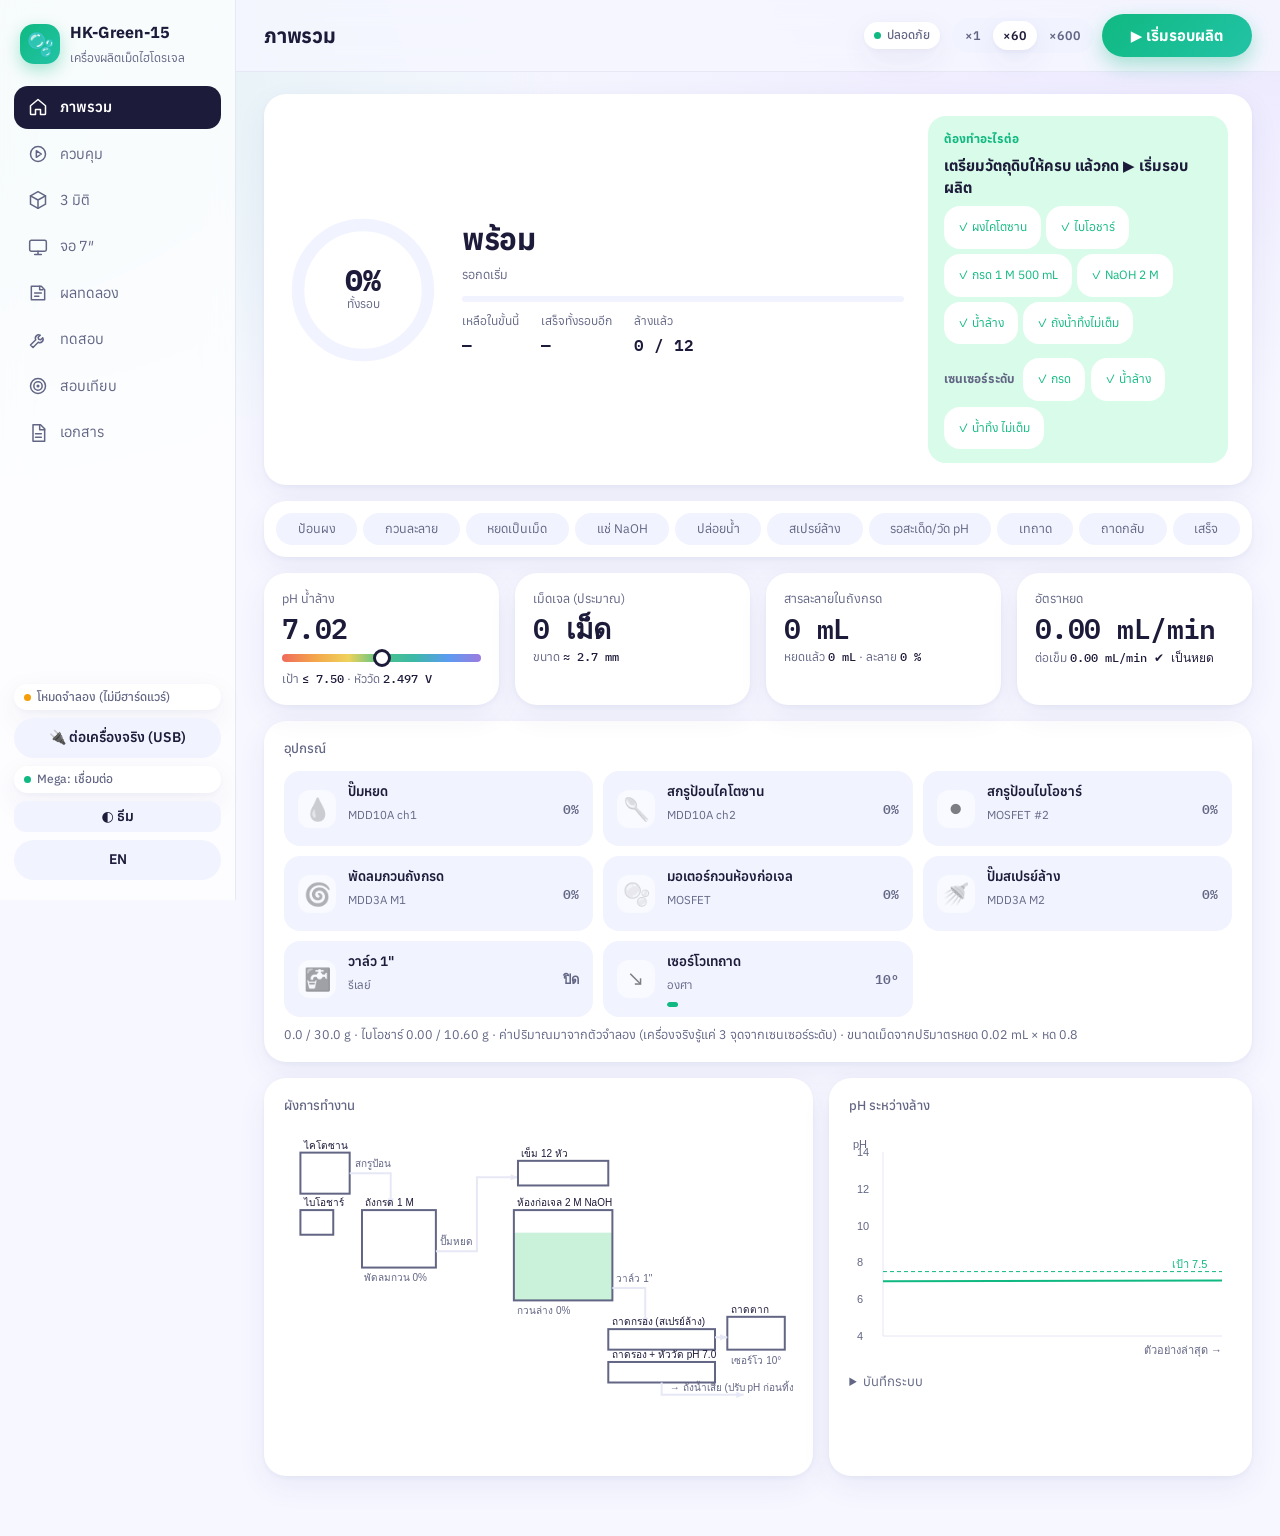
<file: app.html>
<!doctype html>
<html lang="th">
<head>
<meta charset="utf-8">
<meta name="viewport" content="width=device-width, initial-scale=1">
<script src="diag.js"></script>
<link rel="manifest" href="manifest.webmanifest"><meta name="theme-color" content="#10b981"><link rel="icon" href="icons/icon-192.png"><link rel="apple-touch-icon" href="icons/apple-touch-icon.png">
<title>HK-Green-15 แดชบอร์ด</title>
<meta name="description" content="แดชบอร์ดเครื่องผลิตเม็ดไฮโดรเจลไคโตซาน–ไบโอชาร์ HK-Green-15: สถานะ สั่งงาน โมเดล 3 มิติ Simulation และผลทดลอง">
<link rel="preconnect" href="https://fonts.googleapis.com"><link rel="preconnect" href="https://fonts.gstatic.com" crossorigin>
<link href="https://fonts.googleapis.com/css2?family=Anuphan:wght@400;500;600;700&family=IBM+Plex+Mono:wght@400;500;600&display=swap" rel="stylesheet">
<link rel="stylesheet" href="style.css"><link rel="stylesheet" href="crops.css">
</head>
<body>
<aside id="side">
  <a class="brand" href="index.html" title="หน้าแรก" style="color:inherit;text-decoration:none"><div class="logo">🫧</div><div><b>HK-Green-15</b><small>เครื่องผลิตเม็ดไฮโดรเจล</small></div></a>
  <nav id="tabs"><button data-t="live" class="on"><svg viewBox="0 0 24 24" fill="none" stroke="currentColor" stroke-width="1.8" stroke-linecap="round" stroke-linejoin="round"><path d="M3 10.5 12 3l9 7.5V20a1 1 0 0 1-1 1h-5v-6H9v6H4a1 1 0 0 1-1-1z"/></svg><span>ภาพรวม</span></button><button data-t="run"><svg viewBox="0 0 24 24" fill="none" stroke="currentColor" stroke-width="1.8" stroke-linecap="round" stroke-linejoin="round"><circle cx="12" cy="12" r="9"/><path d="m10 8 6 4-6 4z"/></svg><span>ควบคุม</span></button><button data-t="m3d"><svg viewBox="0 0 24 24" fill="none" stroke="currentColor" stroke-width="1.8" stroke-linecap="round" stroke-linejoin="round"><path d="M12 2 3 7v10l9 5 9-5V7z"/><path d="m3 7 9 5 9-5M12 12v10"/></svg><span>3 มิติ</span></button><button data-t="screen"><svg viewBox="0 0 24 24" fill="none" stroke="currentColor" stroke-width="1.8" stroke-linecap="round" stroke-linejoin="round"><rect x="2" y="4" width="20" height="13" rx="2"/><path d="M8 21h8M12 17v4"/></svg><span>จอ 7″</span></button><button data-t="batch"><svg viewBox="0 0 24 24" fill="none" stroke="currentColor" stroke-width="1.8" stroke-linecap="round" stroke-linejoin="round"><path d="M4 4h12l4 4v12H4z"/><path d="M8 12h8M8 16h5M14 4v4h4"/></svg><span>ผลทดลอง</span></button><button data-t="test"><svg viewBox="0 0 24 24" fill="none" stroke="currentColor" stroke-width="1.8" stroke-linecap="round" stroke-linejoin="round"><path d="M14.7 6.3a4 4 0 0 0-5.4 5.4L3 18l3 3 6.3-6.3a4 4 0 0 0 5.4-5.4l-2.5 2.5-2.4-.6-.6-2.4z"/></svg><span>ทดสอบ</span></button><button data-t="cal"><svg viewBox="0 0 24 24" fill="none" stroke="currentColor" stroke-width="1.8" stroke-linecap="round" stroke-linejoin="round"><circle cx="12" cy="12" r="9"/><circle cx="12" cy="12" r="5"/><circle cx="12" cy="12" r="1"/></svg><span>สอบเทียบ</span></button><button data-t="doc"><svg viewBox="0 0 24 24" fill="none" stroke="currentColor" stroke-width="1.8" stroke-linecap="round" stroke-linejoin="round"><path d="M6 2h9l5 5v15H6z"/><path d="M14 2v6h6M9 13h7M9 17h7"/></svg><span>เอกสาร</span></button></nav>
  <div class="sidefoot">
    <span id="bMode" class="badge">—</span>
    <button class="b ghost usbbtn" id="usbBtn" hidden title="Chrome / Edge: ต่อ Arduino Mega ด้วยสาย USB แล้วคุมจากเว็บนี้ได้เลย">🔌 ต่อเครื่องจริง (USB)</button>
    <span id="bLink" class="badge">ไม่มีข้อมูล</span>
    <button class="b ghost" id="theme" title="สลับโหมดสว่าง/มืด">◐ ธีม</button>
  </div>
</aside>
<div id="appmain">
<header id="topbar">
  <div class="tbtitle" id="tbTitle">ภาพรวม</div>
  <div class="spacer"></div>
  <span id="bSafety" class="badge">—</span>
  <div id="dock">
    <div class="spdchips sim" id="dockSpd"><button data-speed="1">×1</button><button data-speed="60">×60</button><button data-speed="600">×600</button></div>
    <button class="b main" id="dockMain">▶ เริ่มรอบผลิต</button>
  </div>
</header>
<main>
<!-- ============================================================ live -->
<section class="tab on" id="t-live">
  <div class="hero card">
    <div class="ring"><svg viewBox="0 0 120 120"><circle class="rbg" cx="60" cy="60" r="52"/><circle class="rfg" id="ringFg" cx="60" cy="60" r="52"/></svg>
      <div class="ringtxt"><b id="ringPct">0%</b><small>ทั้งรอบ</small></div></div>
    <div class="herobody">
      <div class="herostate"><span class="state" id="stName">—</span></div>
      <div class="note" id="stDesc">—</div>
      <div class="bar"><i id="stBar"></i></div>
      <div class="herokv"><div><small>เหลือในขั้นนี้</small><b id="stLeft">—</b></div><div><small>เสร็จทั้งรอบอีก</small><b id="eta">—</b></div><div><small>ล้างแล้ว</small><b id="rinseN">—</b></div></div>
    </div>
    <div class="nextcard" id="nextCard"><small>ต้องทำอะไรต่อ</small><b id="nextTxt">—</b><div id="checklist2"></div></div>
  </div>
  <div class="steps card" id="steps"></div>
  <div class="kpis">
    <div class="kpi"><small>pH น้ำล้าง</small><b><span id="ph">—</span></b><div class="phbar"><i id="phMark"></i></div><span class="kfoot">เป้า <b id="phT">—</b> · หัววัด <b id="phV">—</b></span></div>
    <div class="kpi"><small>เม็ดเจล (ประมาณ)</small><b id="beads">—</b><span class="kfoot">ขนาด <b id="beadD">—</b></span></div>
    <div class="kpi"><small>สารละลายในถังกรด</small><b id="acid">—</b><span class="kfoot">หยดแล้ว <b id="dripped">—</b> · ละลาย <b id="diss">—</b></span></div>
    <div class="kpi"><small>อัตราหยด</small><b id="flow">—</b><span class="kfoot">ต่อเข็ม <b id="perNeedle">—</b></span></div>
  </div>
  <div class="card"><h3>อุปกรณ์</h3><div class="eqgrid" id="outs"></div>
    <div class="note"><span id="powder">—</span> · <span id="simOnlyNote">ค่าปริมาณมาจากตัวจำลอง — เครื่องจริงรู้แค่ 3 จุดจากเซนเซอร์ระดับ</span></div></div>
  <div class="split" style="margin-top:16px">
    <div class="card"><h3>ผังการทำงาน</h3><canvas id="proc" height="330"></canvas></div>
    <div class="card"><h3>pH ระหว่างล้าง</h3><canvas id="trend" height="230"></canvas>
      <details class="logbox"><summary>บันทึกระบบ</summary><div class="log" id="log"></div></details></div>
  </div>
</section>

<!-- ============================================================ run / recipe -->
<section class="tab" id="t-run">
  <div class="split">
    <div class="card"><h3>สั่งงาน</h3>
      <div class="row"><button class="b green" id="start">▶ เริ่มรอบผลิต</button><button class="b red" id="stop">■ หยุดฉุกเฉิน (SAFE)</button>
        <button class="b ghost" id="reset">รีเซ็ตหลังหยุด (ดึง E-stop ขึ้นก่อน)</button></div>
      <div id="runAlarm" class="runalarm" hidden></div>
      <div class="note">เริ่มได้เมื่อสถานะ IDLE หรือ DONE · ปุ่มเขียวหน้าเครื่องทำงานเหมือนกัน · E-stop ตัดไฟ 12 V มอเตอร์ด้วยฮาร์ดแวร์</div>
      <div class="card sim" style="margin-top:12px"><h3>ความเร็วตัวจำลอง</h3>
        <div class="row"><button class="b ghost" data-speed="1">×1</button><button class="b ghost" data-speed="60">×60</button>
          <button class="b ghost" data-speed="600">×600</button><button class="b ghost" data-speed="3600">×3600</button>
          <button class="b ghost" id="skip">ข้ามขั้นนี้</button><span class="mono" id="spd">—</span></div>
        <div class="row"><button class="b red" id="simEstop">กด E-stop</button><button class="b ghost" id="simEstopRel">ดึง E-stop ขึ้น</button></div>
        <div class="note">×600 = 1 วินาทีจริงเท่ากับ 10 นาที (ทั้งรอบ ~9 ชม. ใช้ ~1 นาที)</div></div>
    </div>
    <div class="card"><h3>สูตร</h3>
      <div class="row"><label class="f">ปริมาตรกรด (mL)<input type="number" id="vol" value="500" step="50"></label>
        <label class="f">ไคโตซาน (% w/v)<input type="number" id="chi" value="6" step="0.5"></label>
        <label class="f">ไบโอชาร์ (% w/w)<select id="bio"><option>0</option><option>1</option><option selected>2</option><option>3</option></select></label>
        <button class="b ghost" id="calcDose">คำนวณผง</button></div>
      <div class="note" id="doseNote">—</div>
      <table id="recipe" style="margin-top:8px"></table>
      <div class="row" style="margin-top:8px"><button class="b" id="sendRecipe">ส่งสูตรทั้งหมด</button><span class="note" id="recipeChk"></span></div>
    </div>
  </div>
  <div class="card" style="margin-top:12px"><h3>🌱 เลือกสูตรตามพืช</h3><div id="cropTool"></div></div>
</section>

<!-- ============================================================ bench test -->
<section class="tab" id="t-test">
  <div class="split">
    <div class="card"><h3>ทดสอบทีละตัว</h3>
      <div id="testRows"></div>
      <div class="row" style="margin-top:10px"><button class="b red" id="testOff">ปิดทั้งหมด</button></div>
      <div class="note">ใช้ตรวจสายไฟ ทิศหมุน และค่า PWM ต่ำสุดที่มอเตอร์ยังหมุน ก่อนใส่สารเคมีจริง · พัดลมกวนถังกรดถูกบังคับ ≥ 128 (50 %)</div></div>
    <div class="card"><h3>ก่อนเดินเครื่องครั้งแรก</h3>
      <ol class="note" id="checklist">
        <li>E-stop: กดแล้วมอเตอร์ทุกตัวหยุด, หน้าเว็บขึ้น E-STOP</li>
        <li>ปั๊มหยด: หมุนทางที่ดูดจากถังกรดไปหัวเข็ม (กลับขั้วถ้าผิด)</li>
        <li>สกรูป้อนผง: ผงไหลลงช่องตรงถังกรด ไม่ค้างในท่อ</li>
        <li>พัดลมกวนถังกรด + มอเตอร์กวนห้องก่อเจล: แท่งกวนหมุนตาม ไม่กระโดด</li>
        <li>วาล์ว 1": เปิด/ปิดได้ ไม่รั่ว (ทดสอบด้วยน้ำเปล่า)</li>
        <li>ปั๊มสเปรย์: น้ำออกครบ 3 หัว ไม่กระเด็นออกนอกถาด</li>
        <li>เซอร์โวเทถาด: 10° = ราบ, 120° = เทหมด ไม่ชนโครง</li>
        <li>พัดลมกล่องไฟ: หมุนทันทีที่เปิดเครื่อง</li>
      </ol></div>
  </div>
</section>

<!-- ============================================================ batch logger -->
<section class="tab" id="t-batch">
  <div class="split">
    <div class="card"><h3>บันทึกผลรอบนี้</h3>
      <div class="row">
        <label class="f">ไบโอชาร์ (%)<select id="bBio"><option>0</option><option>1</option><option selected>2</option><option>3</option></select></label>
        <label class="f">ซ้ำครั้งที่<input type="number" id="bRep" value="1" min="1"></label>
        <label class="f">จำนวนเม็ด (นับ/ประมาณ)<input type="number" id="bN" value="0"></label>
        <label class="f">ขนาดเม็ดเฉลี่ย (mm)<input type="number" id="bD" value="0" step="0.1"></label>
        <label class="f">SD ขนาด (mm)<input type="number" id="bDsd" value="0" step="0.05"></label></div>
      <div class="row">
        <label class="f">น้ำหนักเปียกที่ได้ (g)<input type="number" id="bWet" value="0" step="0.1"></label>
        <label class="f">น้ำหนักแห้ง (g)<input type="number" id="bDry" value="0" step="0.01"></label>
        <label class="f">น้ำหนักหลังแช่น้ำ 24 ชม. (g)<input type="number" id="bSw" value="0" step="0.01"></label>
        <label class="f">pH สุดท้าย<input type="number" id="bPh" value="0" step="0.01"></label>
        <label class="f">รอบล้าง<input type="number" id="bRin" value="0"></label></div>
      <div class="row"><label class="f" style="flex:1">หมายเหตุ<input id="bNote" style="width:100%"></label></div>
      <div class="row"><button class="b ghost" id="bFill">ดึงค่าจากรอบล่าสุดของเครื่อง</button><button class="b green" id="bSave">บันทึกผล</button>
        <span class="note" id="bSwOut"></span></div>
      <div class="note">การพองตัว (%) = (น้ำหนักหลังแช่ − น้ำหนักแห้ง) ÷ น้ำหนักแห้ง × 100 · งานวิจัยเดิม: ไบโอชาร์ 2 % ได้ 605 %</div>
    </div>
    <div class="card"><h3>สรุปตามสัดส่วนไบโอชาร์</h3>
      <div id="sampleBar" class="samplebar"></div>
      <canvas id="swChart" height="230"></canvas>
      <div class="note" style="margin:10px 0 4px">ขนาดเม็ดเฉลี่ย (mm) ± SD</div><canvas id="dChart" height="150"></canvas>
      <div class="tblwrap"><table id="sumTbl"></table></div></div>
  </div>
  <div class="card" style="margin-top:12px"><h3>ผลทั้งหมด <a href="/api/batches.csv" class="b ghost" style="text-decoration:none;margin-left:8px">ดาวน์โหลด CSV</a></h3>
    <div class="tblwrap"><table id="bTbl"></table></div></div>
  <div class="card" style="margin-top:12px"><h3>🪴 ทดลองปลูกเปรียบเทียบ</h3><div id="trialTool"></div></div>
</section>

<!-- ============================================================ calibration -->
<section class="tab" id="t-cal">
  <div class="grid">
    <div class="card"><h3>หัววัด pH</h3>
      <ol class="note"><li>จุ่มหัววัดในบัฟเฟอร์ pH 7 รอค่านิ่ง 1 นาที → กด "จำค่า pH 7"</li><li>ล้างหัววัด จุ่มบัฟเฟอร์ตัวที่ 2 → เลือกค่า กด "จำค่า"</li><li>กด "ส่งค่าสอบเทียบ"</li></ol>
      <div class="row"><span class="mono" id="calV">V = —</span></div>
      <div class="row"><button class="b ghost" id="cal7">จำค่า pH 7</button><span class="mono" id="v7">—</span></div>
      <div class="row"><select id="buf2"><option value="4">pH 4.01</option><option value="10">pH 10.01</option></select><button class="b ghost" id="cal2">จำค่า</button><span class="mono" id="v2">—</span></div>
      <div class="row"><button class="b" id="calSend">ส่งค่าสอบเทียบ</button><span class="mono" id="calRes">—</span></div></div>
    <div class="card"><h3>สกรูป้อนผง</h3>
      <ol class="note"><li>ใส่ผงในถังพัก วางถ้วยบนตาชั่งใต้ช่องออก</li><li>สั่งเดิน 60 วินาที (30 rpm = 30 รอบ)</li><li>ชั่งน้ำหนัก → ใส่ค่า → ระบบคำนวณ g/rev</li></ol>
      <div class="row"><button class="b ghost" id="augRun">เดิน auger 60 s</button><span class="mono" id="augClk">—</span></div>
      <div class="row"><label class="f">ผงที่ได้ (g)<input type="number" id="augG" value="0" step="0.1"></label><button class="b" id="augSend">ส่งค่า</button><span class="mono" id="augRes">—</span></div></div>
    <div class="card"><h3>ปั๊มหยด</h3>
      <ol class="note"><li>ใส่น้ำเปล่าในถังกรด วางกระบอกตวงใต้หัวเข็ม</li><li>เดินปั๊มที่ PWM ปัจจุบัน 60 วินาที แล้วตวง mL</li><li>ระบบคำนวณ PWM ใหม่ (สมมติอัตราไหลแปรผันตาม PWM − 30)</li></ol>
      <div class="row"><button class="b ghost" id="periRun">เดินปั๊ม 60 s</button><span class="mono" id="periClk">—</span></div>
      <div class="row"><label class="f">ตวงได้ (mL)<input type="number" id="periMl" value="0" step="0.5"></label><button class="b" id="periSend">คำนวณ + ส่ง</button><span class="mono" id="periRes">—</span></div>
      <div class="note">น้ำเปล่าไหลเร็วกว่าสารละลายไคโตซาน 6 % ที่หนืด — ทวนซ้ำด้วยสารละลายจริงอีกครั้ง</div></div>
    <div class="card"><h3>ข้อมูลย้อนหลัง</h3><a href="/api/history.csv" class="b ghost" style="text-decoration:none">ดาวน์โหลด CSV (1 ชม.)</a>
      <div class="note" style="margin-top:8px">Mega ส่งสถานะทุก 0.5 วินาทีทาง USB (JSON ทีละบรรทัด)</div></div>
  </div>
</section>

<!-- ============================================================ 3D model -->
<section class="tab" id="t-m3d">
  <div class="m3wrap">
    <div class="card m3view">
      <div id="m3d">
        <div id="m3dLabels"></div><div id="m3dFun"></div>
        <div class="h3hud">
          <span id="h3State" class="h3state">—</span><span id="h3Left" class="h3sub"></span>
          <span class="h3chip"><i id="h3PhDot"></i>pH <b id="h3Ph">—</b></span>
          <span class="h3chip">🟤 <b id="h3Beads">0</b> เม็ด</span><span class="h3chip" id="h3Speed"></span>
        </div>
        <div class="h3views">
          <button data-view="all" class="on">ทั้งเครื่อง</button><button data-view="mix">ถังผสม</button>
          <button data-view="chamber">ถังขึ้นรูป</button><button data-view="rinse">โซนล้าง</button>
        </div>
        <div class="h3tools">
          <button id="m3dXray" class="on" title="มองทะลุถัง">👀</button><button id="m3dLbl" class="on" title="ป้ายชื่อ">🏷️</button><button id="m3dSpin" title="หมุนอัตโนมัติ">🔄</button>
        </div>
        <button id="m3dTourBtn" class="tourbtn"><span class="tplay">▶</span> Simulation <small>ดูการทำงานทั้งรอบใน 1 นาที</small></button>
        <div id="m3dToast"></div>
      </div>
      <div class="m3bar"><span id="m3dInfo">—</span></div>
    </div>
    <div class="m3side">
      <div class="card">
        <h3>เติมวัตถุดิบ</h3>
        <div class="lv" id="lvHopper"><span>🥄 ไคโตซาน</span><div class="lvbar"><i></i></div><b>—</b><button class="mini" id="fillHopper">เติม</button></div>
        <div class="lv" id="lvBio"><span>⚫ ไบโอชาร์</span><div class="lvbar"><i></i></div><b>—</b><button class="mini" id="fillBio">เติม</button></div>
        <div class="lv" id="lvAcid"><span>🧴 กรด 1 M</span><div class="lvbar"><i></i></div><b>—</b><button class="mini" id="fillAcid">เติม</button></div>
        <div class="lv" id="lvNaoh"><span>🫧 NaOH</span><div class="lvbar"><i></i></div><b>—</b><button class="mini" id="fillNaoh">เติม</button></div>
        <div class="lv" id="lvWater"><span>🚰 น้ำล้าง</span><div class="lvbar"><i></i></div><b>—</b><button class="mini" id="fillWater">เติม</button></div>
        <div class="lv" id="lvWaste"><span>🗑️ น้ำทิ้ง</span><div class="lvbar"><i></i></div><b>—</b><button class="mini ghost" id="emptyWaste">เท</button></div>
        <div class="lv" id="lvTray"><span>☀️ ถาดตาก</span><div class="lvbar"><i></i></div><b>—</b><button class="mini ghost" id="emptyTray">เก็บ</button></div>
        <button class="b fun" id="fillAll">✨ เติมครบทุกอย่าง</button>
      </div>
      <div class="card">
        <h3>เดินเครื่อง</h3>
        <div class="row"><button class="b fun go" id="m3dStart">▶ START</button><button class="b fun stop" id="m3dStop">■ STOP</button><button class="b ghost" id="m3dReset">รีเซ็ต</button></div>
        <div class="row spd"><span class="note" style="margin:0">ความเร็ว</span><button class="mini ghost" data-spd3="1">×1</button><button class="mini ghost" data-spd3="60">×60</button><button class="mini ghost" data-spd3="600">×600</button></div>
      </div>
      <details class="card"><summary><h3 style="display:inline">ชิ้นส่วน</h3></summary>
        <div class="m3btns"><button class="mini ghost" id="m3dAll">แสดงทั้งหมด</button></div>
        <div id="m3dParts"></div></details>
    </div>
  </div>
</section>

<!-- ============================================================ documents -->
<!-- ============================================================ virtual 7" screen (the real ESP32 UI in WebAssembly) -->
<section class="tab" id="t-screen">
  <div class="card scrcard">
    <div class="scrhead"><h3>จอสัมผัส 7″ เสมือน</h3><span class="note">โค้ดหน้าจอตัวจริง (ESP32 + LVGL) รันในเว็บ · แตะ/คลิกได้เหมือนจอที่หน้าเครื่อง · ต่อกับเครื่องจำลองหรือเครื่องจริงทาง USB</span></div>
    <div class="bezel"><canvas id="hkcanvas" width="800" height="480" oncontextmenu="event.preventDefault()"></canvas><div class="scrload" id="scrLoad">กำลังโหลดจอ…</div></div>
  </div>
</section>

<section class="tab" id="t-doc">
  <div class="card news" style="margin-bottom:16px"><h3>✨ อัปเดตล่าสุด · v8.9 (15 ต.ค. 2026)</h3>
    <div class="newsgrid">
      <div><b>⚫ ชุดป้อนไบโอชาร์แยก</b><span>ถัง ≈ 45 g (4 รอบ) + สกรู Ø12 + มอเตอร์ N20 · ไบโอชาร์ = 2 % ของน้ำหนักกรด + ไคโตซาน ≈ 10.6 g/รอบ ตั้ง 0–3 % บนหน้าจอ ไม่ต้องผสมผงเอง</span></div>
      <div><b>🟩 บอร์ด shield Mega</b><span>ปริ้นหน้าเดียว ทำเองได้ · ขั้วต่อ JST ล็อก 8 ชุด · ไม่ต้องเดินจัมเปอร์</span></div>
      <div><b>📌 ย้ายขา Mega</b><span>ให้เดินลายหน้าเดียวได้ · เฟิร์มแวร์ + ผังสายไฟอัปเดตแล้ว (ตารางด้านล่าง)</span></div>
      <div><b>🧊 3 มิติ</b><span>แท่งกวนหมุน · เม็ดไหลออกทีละเม็ดตอนเปิดวาล์ว · ถังไบโอชาร์</span></div>
      <div><b>💰 งบประมาณ</b><span id="bomTotal">—</span></div>
    </div></div>
  <div class="grid" style="margin-bottom:16px">
    <div class="card"><h3>ภาพเครื่อง</h3><img src="doc/render_iso.png" class="docimg" alt="render"></div>
    <div class="card"><h3>ชุดป้อนไบโอชาร์ (v8.9)</h3><img src="doc/bio_feeder.png" class="docimg" alt="biochar feeder"></div>
  </div>
  <div class="card" style="margin-bottom:16px"><h3>บอร์ด shield สำหรับ Mega <a class="b ghost" href="doc/pcb_copper_1to1.pdf" target="_blank" style="text-decoration:none;margin-left:8px">⬇ ลายปริ้น 1:1 (PDF)</a></h3>
    <div class="grid">
      <figure class="docfig"><img src="doc/pcb_top.png" class="docimg" alt="pcb top"><figcaption>ด้านอุปกรณ์</figcaption></figure>
      <figure class="docfig"><img src="doc/pcb_copper.png" class="docimg" alt="pcb copper"><figcaption>ลายทองแดง (มองจากด้านบน)</figcaption></figure>
    </div>
    <div class="tblwrap" style="margin-top:10px"><table class="doctbl"><tr><th>ขั้วต่อ</th><th>ไปที่</th><th>pin 1 → pin สุดท้าย</th></tr>
      <tr><td>J10 · 4P</td><td>MDD10A</td><td>D6 PWM2 · D5 PWM1 · D4 DIR1 · D3 DIR2</td></tr>
      <tr><td>J11 · 5P</td><td>MDD3A</td><td>GND · D8 M2A · D7 M1A · D14 M1B · D15 M2B</td></tr>
      <tr><td>J12 · 3P</td><td>MOSFET ×2</td><td>D11 ไบโอชาร์ · D9 กวนถังขึ้นรูป · GND</td></tr>
      <tr><td>J14 · 2P</td><td>เซอร์โว</td><td>GND · D12</td></tr>
      <tr><td>J13 · 3P</td><td>รีเลย์วาล์ว</td><td>D40 · GND · 5V</td></tr>
      <tr><td>J15 · 3P</td><td>หัววัด pH</td><td>5V · GND · A0</td></tr>
      <tr><td>J16 · 6P</td><td>แผงหน้า</td><td>D42 START · D44 STOP · D46 E-stop · D48 ไฟ START · D50 ไฟ STOP · GND</td></tr>
      <tr><td>J17 · 3P</td><td>จอ ESP32</td><td>TX 3.3 V (แบ่งแรงดัน 10k/20k) · RX1 · GND</td></tr>
      <tr><td>J18</td><td>ไฟ 5V จาก BUCK5</td><td>+ · −</td></tr></table></div></div>
  <div class="card" style="margin-bottom:16px"><h3>คู่มือ (PDF)</h3>
    <div class="row" style="flex-wrap:wrap;gap:8px">
      <a class="b ghost" href="doc/user_manual.pdf" target="_blank" style="text-decoration:none">📗 คู่มือการใช้งาน</a>
      <a class="b ghost" href="doc/sop.pdf" target="_blank" style="text-decoration:none">📋 คู่มือการปฏิบัติงาน (SOP)</a>
      <a class="b ghost" href="doc/quick_guide.pdf" target="_blank" style="text-decoration:none">📌 คู่มือย่อติดเครื่อง</a>
      <a class="b ghost" href="doc/maintenance.pdf" target="_blank" style="text-decoration:none">🔧 คู่มือบำรุงรักษา</a>
    </div></div>
  <div class="card" style="margin-bottom:16px"><h3>ใบสั่งซื้อ (BOM) <a class="b ghost" href="doc/bom.csv" download style="text-decoration:none;margin-left:8px">⬇ CSV</a></h3>
    <div class="row" id="bomFilter"></div>
    <div class="tblwrap"><table class="doctbl" id="bomTbl"></table></div></div>
  <div class="card"><h3>แผนผังสายไฟ</h3><img src="doc/wiring.svg" style="width:100%;background:#fff;border-radius:6px" alt="wiring"></div>
  <div class="grid" style="margin-top:12px">
    <div class="card"><h3>ผลตรวจระบบไฟฟ้า</h3><pre class="log" id="docE" style="max-height:360px"></pre></div>
    <div class="card"><h3>ผลคำนวณความเป็นไปได้</h3><pre class="log" id="docF" style="max-height:360px"></pre></div>
  </div>
</section>
</main>
</div>
<div id="gtoast"></div>
<script>window.HK_STATIC = !/^(localhost|127\.0\.0\.1|\[::1\])$/.test(location.hostname);</script>
<script src="static_mode.js"></script>
<script src="screen.js"></script>
<script src="crops.js"></script>
<script src="trial.js"></script>
<script src="app.js"></script>
<script type="importmap">{"imports":{"three":"./vendor/three.module.js"}}</script>
<script type="module" src="model3d.js"></script>
<script src="i18n.js"></script>
<script src="pwa.js"></script>
</body>
</html>
</file>
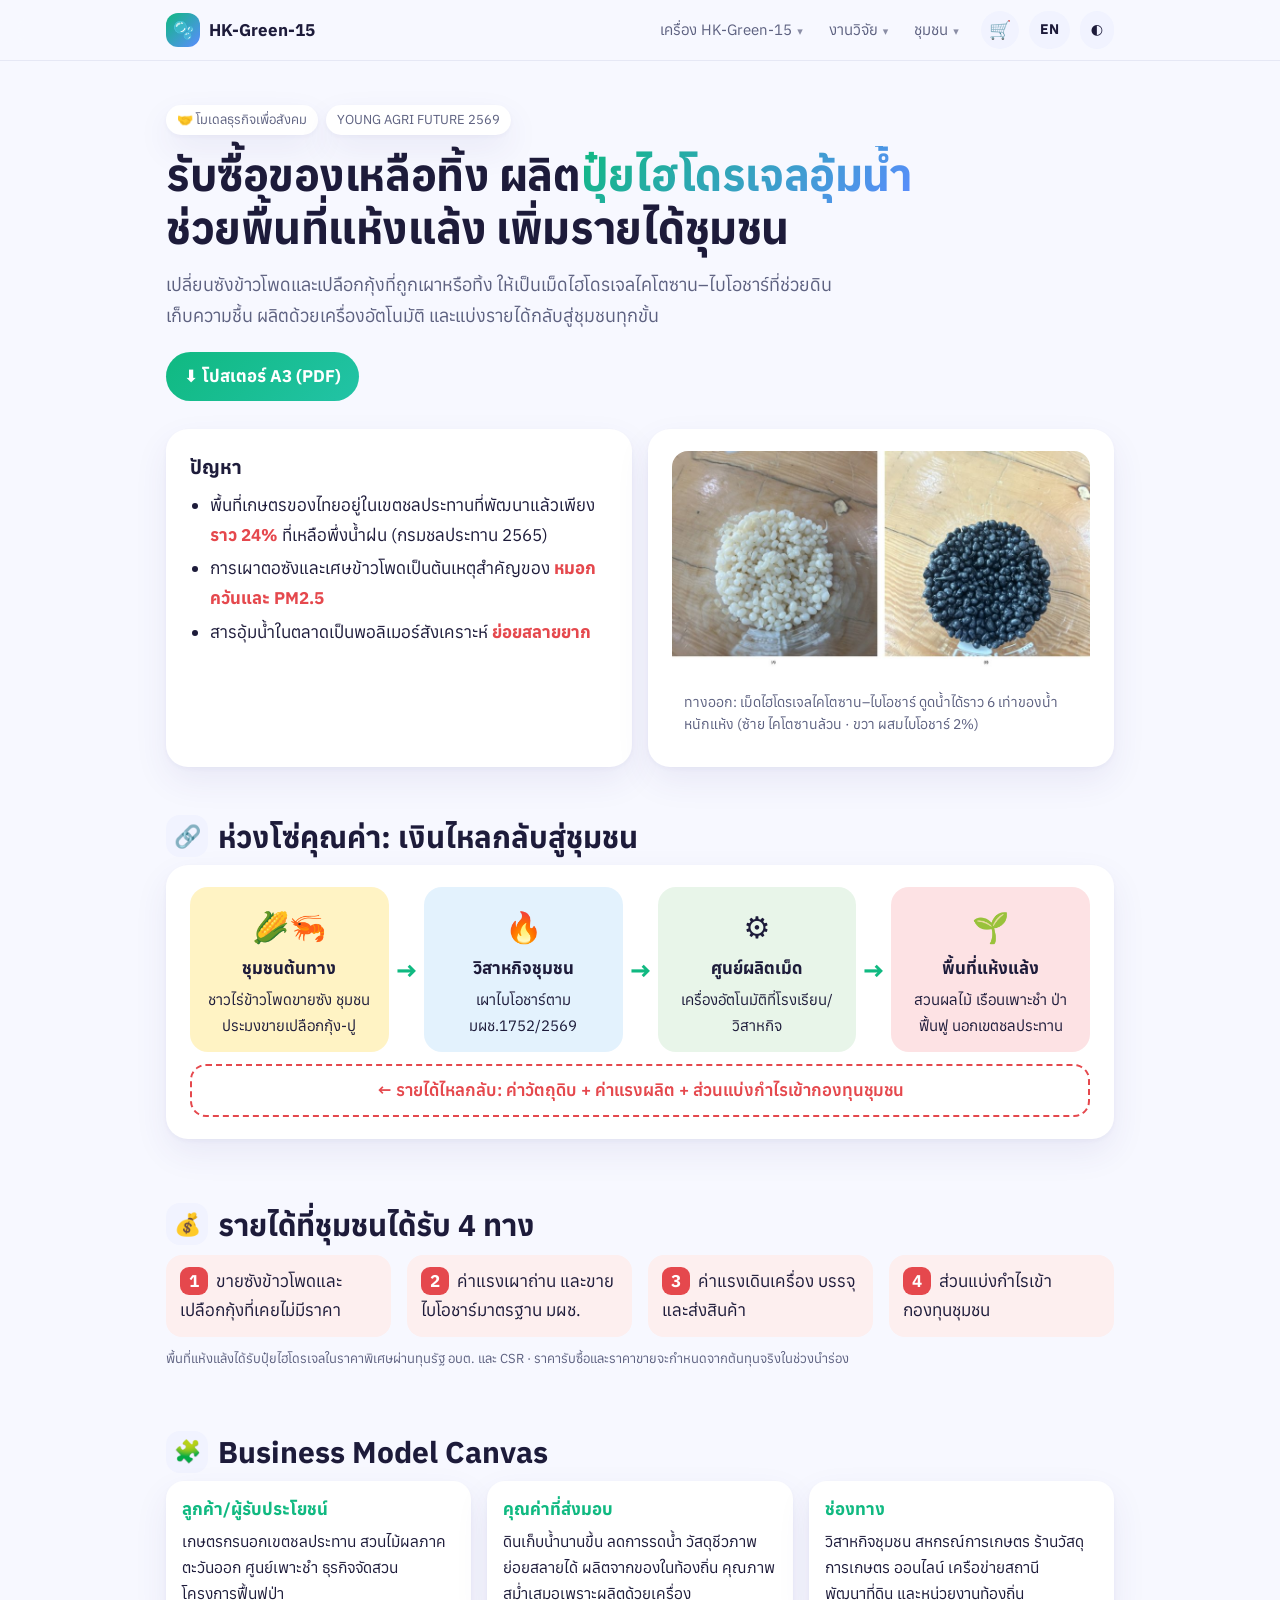
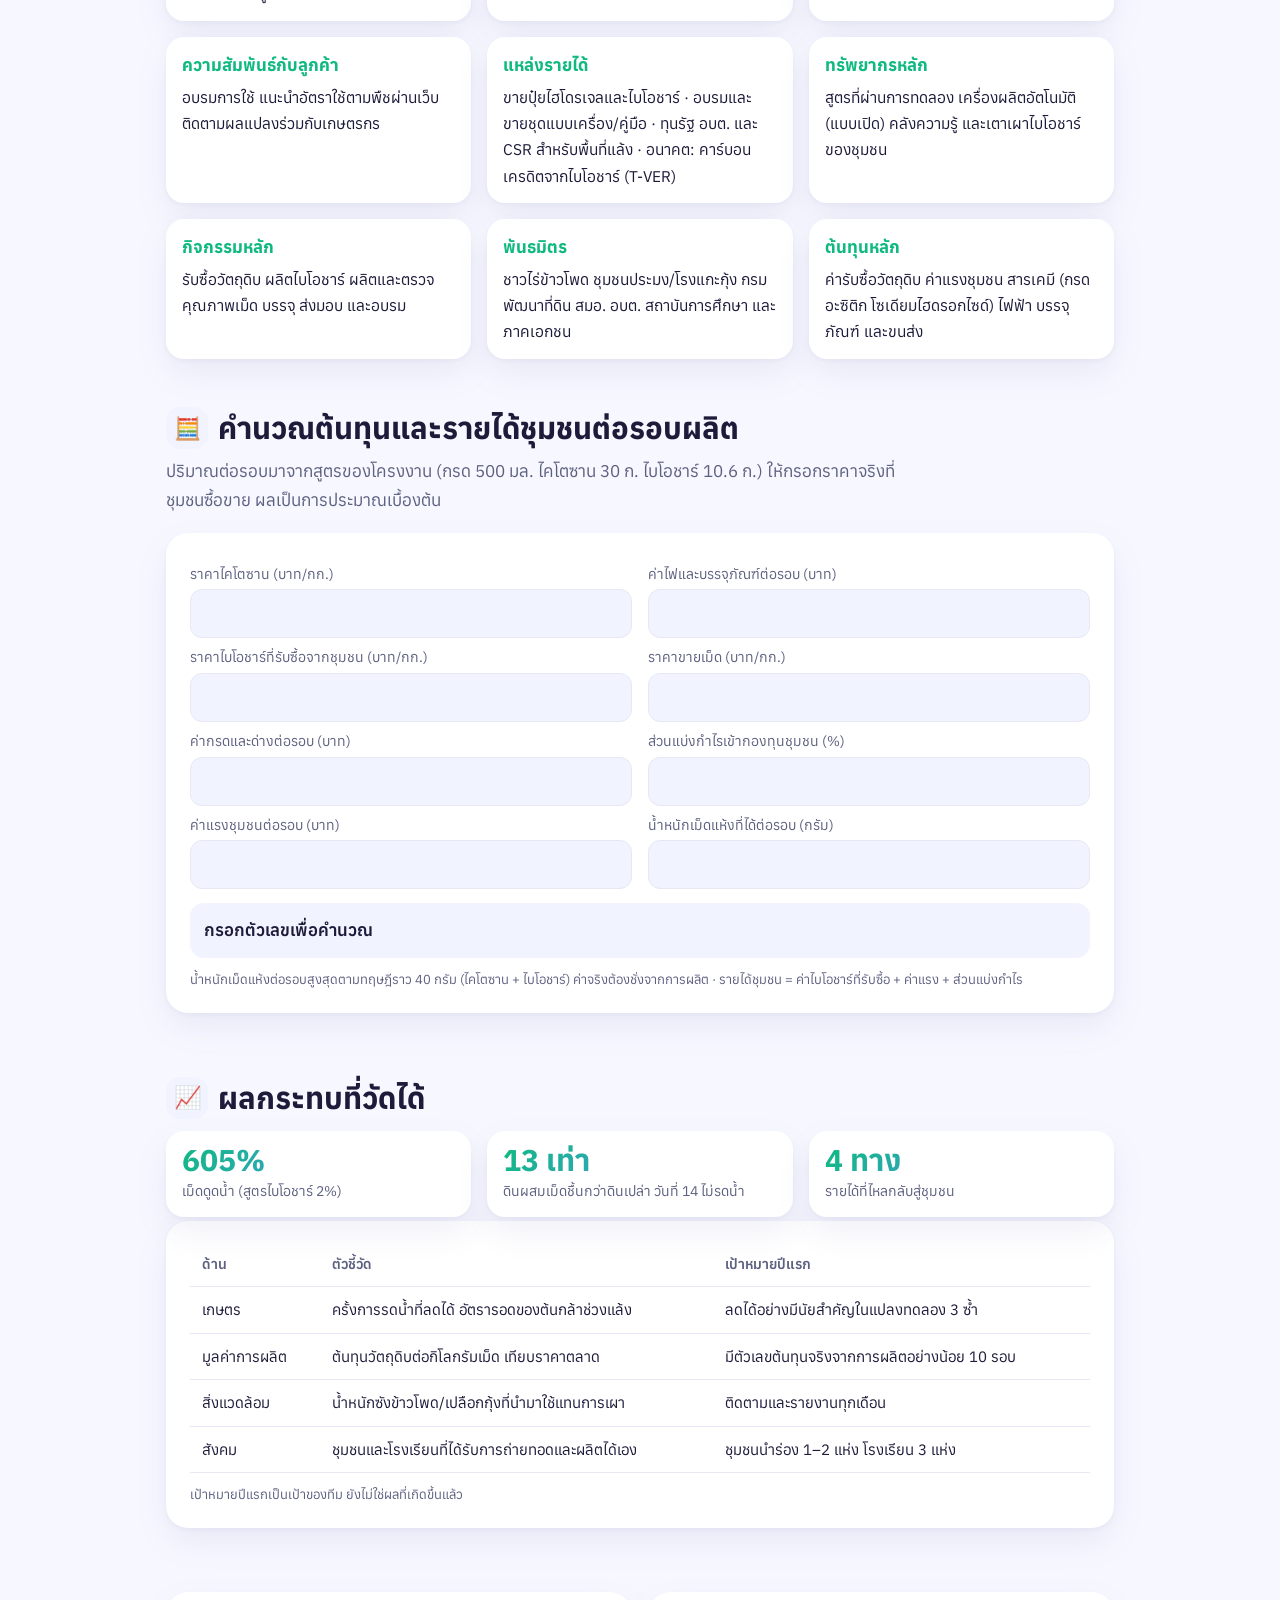
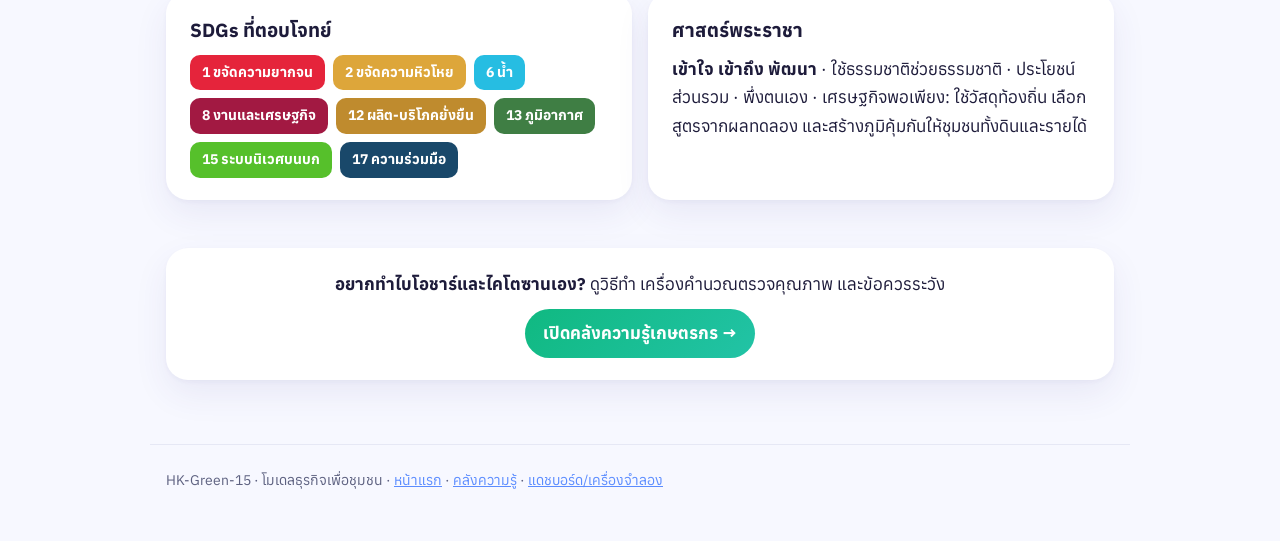
<file: business.html>
<!doctype html>
<html lang="th">
<head>
<meta charset="utf-8">
<meta name="viewport" content="width=device-width, initial-scale=1">
<link rel="manifest" href="manifest.webmanifest"><meta name="theme-color" content="#10b981"><link rel="icon" href="icons/icon-192.png"><link rel="apple-touch-icon" href="icons/apple-touch-icon.png">
<title>โมเดลธุรกิจชุมชน</title>
<meta name="description" content="โมเดลธุรกิจเพื่อชุมชน: รับซื้อซังข้าวโพดและเปลือกกุ้ง ผลิตปุ๋ยไฮโดรเจลอุ้มน้ำ ช่วยพื้นที่แห้งแล้ง และแบ่งรายได้กลับสู่ชุมชน">
<link rel="preconnect" href="https://fonts.googleapis.com"><link rel="preconnect" href="https://fonts.gstatic.com" crossorigin>
<link href="https://fonts.googleapis.com/css2?family=Anuphan:wght@400;500;600;700&display=swap" rel="stylesheet">
<style>
:root {
  --bg: #f7f8ff; --panel: #fff; --panel2: #f1f3ff; --line: #e6e8f5; --text: #1d1b3a; --muted: #5d6180;
  --accent: #10b981; --accent2: #22c3a6; --sky: #5b8cff; --grape: #8b5cf6; --sun: #ffc23d; --bad: #ef4444; --char: #3a3a46;
  --shadow: 0 2px 4px rgba(60, 50, 140, .04), 0 14px 34px rgba(60, 50, 140, .08); --r: 22px;
}
@media (prefers-color-scheme: dark) { :root:not([data-theme="light"]) {
  --bg: #13122a; --panel: #1c1b38; --panel2: #25244a; --line: #302f58; --text: #eeeefe; --muted: #a3a2cc; --char: #c9c9da; --shadow: 0 1px 2px rgba(0,0,0,.3); } }
:root[data-theme="dark"] { --bg: #13122a; --panel: #1c1b38; --panel2: #25244a; --line: #302f58; --text: #eeeefe; --muted: #a3a2cc; --char: #c9c9da; --shadow: 0 1px 2px rgba(0,0,0,.3); }
* { box-sizing: border-box; }
html { scroll-behavior: smooth; }
body { margin: 0; overflow-wrap: break-word; background: var(--bg); color: var(--text); font: 17px/1.7 "Anuphan", system-ui, sans-serif; -webkit-font-smoothing: antialiased; }
a { color: var(--sky); }
.wrap { max-width: 980px; margin: 0 auto; padding: 0 16px; min-width: 0; }
html { overflow-x: hidden; }
td:first-child { min-width: 92px; }
nav { position: sticky; top: 0; z-index: 20; backdrop-filter: blur(14px); background: color-mix(in srgb, var(--bg) 85%, transparent); border-bottom: 1px solid var(--line); }
nav .wrap { display: flex; align-items: center; gap: 10px; height: 60px; }
.brand { display: flex; align-items: center; gap: 9px; font-weight: 700; color: var(--text); text-decoration: none; white-space: nowrap; }
.logo { width: 34px; height: 34px; border-radius: 12px; display: grid; place-items: center; background: linear-gradient(135deg, var(--accent), var(--sky)); }
.links { display: flex; gap: 2px; margin-left: auto; overflow-x: auto; scrollbar-width: none; min-width: 0; }
.links a { white-space: nowrap; padding: 6px 11px; border-radius: 999px; color: var(--muted); font-size: 15px; text-decoration: none; }
.links a:hover { background: var(--panel2); color: var(--text); }
.tbtn { border: 0; cursor: pointer; font: inherit; font-weight: 700; font-size: 14px; padding: 7px 11px; border-radius: 999px; background: var(--panel2); color: var(--text); }
header { padding: 34px 0 10px; }
h1 { font-size: clamp(28px, 6vw, 44px); line-height: 1.2; margin: 0 0 10px; letter-spacing: -.01em; }
h1 em { font-style: normal; background: linear-gradient(135deg, var(--accent), var(--sky)); -webkit-background-clip: text; background-clip: text; color: transparent; }
.lead { color: var(--muted); font-size: 18px; margin: 0 0 18px; max-width: 720px; }
.chips { display: flex; flex-wrap: wrap; gap: 8px; margin: 0 0 8px; }
.chip { font-size: 13px; padding: 4px 11px; border-radius: 999px; background: var(--panel); box-shadow: var(--shadow); color: var(--muted); }
section { padding: 26px 0 8px; }
h2 { font-size: clamp(22px, 4.5vw, 30px); line-height: 1.3; margin: 0 0 6px; display: flex; gap: 10px; align-items: center; }
h2 .ic { width: 42px; height: 42px; flex: none; border-radius: 14px; display: grid; place-items: center; font-size: 22px; background: var(--panel2); }
h3 { font-size: 19px; margin: 18px 0 6px; }
.sub { color: var(--muted); margin: 0 0 14px; }
.card { background: var(--panel); border-radius: var(--r); box-shadow: var(--shadow); padding: 18px 20px; margin: 12px 0; }
.grid2 { display: grid; grid-template-columns: repeat(auto-fit, minmax(260px, 1fr)); gap: 12px; }
ol.steps { list-style: none; counter-reset: s; padding: 0; margin: 6px 0; }
ol.steps > li { counter-increment: s; position: relative; padding: 4px 0 12px 48px; }
ol.steps > li::before { content: counter(s); position: absolute; left: 0; top: 2px; width: 34px; height: 34px; border-radius: 11px; display: grid; place-items: center;
  font-weight: 700; color: #fff; background: linear-gradient(135deg, var(--accent), var(--accent2)); }
ol.steps.char > li::before { background: linear-gradient(135deg, #4b4b5c, #22222c); }
ol.steps.shell > li::before { background: linear-gradient(135deg, #ff8a5c, #ff5e7a); }
b.k { color: var(--accent); }
.warn { border-left: 5px solid var(--bad); background: color-mix(in srgb, var(--bad) 8%, var(--panel)); }
.tip { border-left: 5px solid var(--sun); background: color-mix(in srgb, var(--sun) 10%, var(--panel)); }
.ok { border-left: 5px solid var(--accent); background: color-mix(in srgb, var(--accent) 8%, var(--panel)); }
.src { font-size: 13px; color: var(--muted); margin-top: 8px; }
table { width: 100%; border-collapse: collapse; font-size: 15px; }
th, td { text-align: left; padding: 8px 10px; border-bottom: 1px solid var(--line); vertical-align: top; }
th { color: var(--muted); font-weight: 600; font-size: 14px; }
.tw { overflow-x: auto; }
.calc label { display: block; font-size: 14px; color: var(--muted); margin: 8px 0 3px; }
.calc input { width: 100%; font: inherit; padding: 10px 12px; border-radius: 12px; border: 1px solid var(--line); background: var(--panel2); color: var(--text); }
.out { margin-top: 12px; padding: 12px 14px; border-radius: 14px; background: var(--panel2); font-weight: 600; min-height: 50px; }
.pass { color: var(--accent); } .fail { color: var(--bad); }
.flow { display: flex; flex-wrap: wrap; gap: 6px; align-items: center; margin: 6px 0 4px; font-size: 14px; }
.flow span { background: var(--panel2); padding: 5px 10px; border-radius: 10px; }
.flow i { font-style: normal; color: var(--muted); }
.hero-ill { margin: 8px 0 0; background: var(--panel); border-radius: var(--r); box-shadow: var(--shadow); padding: 10px 8px 4px; }
.hero-ill svg { width: 100%; height: auto; display: block; }
.split { display: grid; grid-template-columns: 220px 1fr; gap: 14px; align-items: start; }
.kiln { margin: 0; } .kiln svg { width: 100%; height: auto; }
@media (max-width: 640px) { .split { grid-template-columns: 1fr; } .kiln { max-width: 220px; margin: 0 auto; } }
.photo2 { display: grid; grid-template-columns: repeat(auto-fit, minmax(260px, 1fr)); gap: 12px; margin: 10px 0; }
.ph { margin: 0; background: var(--panel); border-radius: var(--r); box-shadow: var(--shadow); overflow: hidden; }
.ph img { width: 100%; height: 220px; object-fit: cover; display: block; background: #fff; }
.ph figcaption { font-size: 14px; color: var(--muted); padding: 8px 12px 10px; }
img.chart { width: 100%; height: auto; display: block; border-radius: 12px; background: #fff; margin: 8px 0; }
.grid4 { display: grid; grid-template-columns: repeat(auto-fit, minmax(190px, 1fr)); gap: 10px; margin-top: 8px; }
.mini { background: var(--panel2); border-radius: 14px; padding: 10px 12px; font-size: 15px; }
.mini b { display: inline-grid; place-items: center; width: 26px; height: 26px; border-radius: 9px; margin-right: 6px; color: #fff; background: linear-gradient(135deg, var(--accent), var(--sky)); }
.stats { display: grid; grid-template-columns: repeat(auto-fit, minmax(200px, 1fr)); gap: 10px; margin: 12px 0 4px; }
.stat { background: var(--panel); border-radius: 18px; box-shadow: var(--shadow); padding: 12px 16px; }
.stat b { display: block; font-size: 30px; line-height: 1.1; background: linear-gradient(135deg, var(--accent), var(--sky)); -webkit-background-clip: text; background-clip: text; color: transparent; }
.stat span { font-size: 14px; color: var(--muted); }
footer { color: var(--muted); font-size: 14px; padding: 30px 0 40px; border-top: 1px solid var(--line); margin-top: 30px; }
@media print { nav, .calc, .tbtn, #community .grid4 { display: none !important; } body { background: #fff; font-size: 13px; }
  .card, .hero-ill, .stat, .ph { box-shadow: none; border: 1px solid #ddd; break-inside: avoid; } section { break-inside: auto; } h2 { break-after: avoid; } }
.chain { display: grid; grid-template-columns: 1fr auto 1fr auto 1fr auto 1fr; align-items: stretch; gap: 6px; }
.st { border-radius: 18px; padding: 14px 10px; text-align: center; font-size: 15px; color: #1d1b3a; }
.st b { display: block; font-size: 17px; margin: 2px 0 4px; } .st .e { font-size: 30px; display: block; }
.arw { display: grid; place-items: center; color: var(--accent); font-size: 26px; font-weight: 800; }
@media (max-width: 760px) { .chain { grid-template-columns: 1fr; } .arw { transform: rotate(90deg); height: 26px; } }
.money { margin-top: 12px; border: 2px dashed #e5484d; border-radius: 16px; padding: 10px 14px; color: #e5484d; font-weight: 600; text-align: center; }
.inc { display: grid; grid-template-columns: repeat(auto-fit, minmax(200px, 1fr)); gap: 10px; margin-top: 10px; }
.inc div { background: color-mix(in srgb, #e5484d 9%, var(--panel)); border-radius: 16px; padding: 12px 14px; }
.inc b { display: inline-grid; place-items: center; width: 28px; height: 28px; border-radius: 9px; background: #e5484d; color: #fff; margin-right: 8px; }
.canvas { display: grid; grid-template-columns: repeat(auto-fit, minmax(240px, 1fr)); gap: 10px; }
.cv { background: var(--panel); border-radius: 18px; box-shadow: var(--shadow); padding: 14px 16px; font-size: 15.5px; }
.cv h3 { margin: 0 0 4px; font-size: 17px; color: var(--accent); }
.stats { display: grid; grid-template-columns: repeat(auto-fit, minmax(180px, 1fr)); gap: 10px; }
.stat { background: var(--panel); border-radius: 18px; box-shadow: var(--shadow); padding: 12px 16px; }
.stat b { display: block; font-size: 30px; line-height: 1.1; background: linear-gradient(135deg, var(--accent), var(--sky)); -webkit-background-clip: text; background-clip: text; color: transparent; }
.stat span { font-size: 14px; color: var(--muted); }
.sdg { display: flex; flex-wrap: wrap; gap: 8px; } .sdg span { color: #fff; font-weight: 700; font-size: 14px; border-radius: 10px; padding: 6px 12px; }
.prob li { margin: 4px 0; } .prob b { color: #e5484d; }
.ph { margin: 0; } .ph img { width: 100%; border-radius: 16px; display: block; }
.dl { display: inline-flex; gap: 8px; align-items: center; padding: 10px 18px; border-radius: 999px; background: linear-gradient(135deg, var(--accent), var(--accent2)); color: #fff; font-weight: 700; text-decoration: none; }
table.imp { width: 100%; border-collapse: collapse; font-size: 15px; } table.imp th, table.imp td { text-align: left; padding: 8px 10px; border-bottom: 1px solid var(--line); vertical-align: top; } table.imp th { color: var(--muted); font-size: 14px; }
.lb { display: block; font-size: 14px; color: var(--muted); margin: 8px 0 3px; }
.in { width: 100%; font: inherit; padding: 9px 12px; border-radius: 12px; border: 1px solid var(--line); background: var(--panel2); color: var(--text); }
.out2 { margin-top: 14px; padding: 12px 14px; border-radius: 14px; background: var(--panel2); font-weight: 600; line-height: 1.8; }
</style>
<script src="farm_i18n.js"></script>
<script src="site_nav.js" defer></script>
<link rel="stylesheet" href="site.css">
</head>
<body>
<nav><div class="wrap">
  <a class="brand" href="index.html"><span class="logo">🫧</span>HK-Green-15</a>
  <div class="links"></div>
  <button class="tbtn" id="lang" title="ภาษา / Language" aria-label="ภาษา / Language">EN</button>
  <button class="tbtn" id="themeBtn" title="สว่าง / มืด" aria-label="สว่าง / มืด">◐</button>
</div></nav>

<header class="wrap">
  <div class="chips"><span class="chip">🤝 โมเดลธุรกิจเพื่อสังคม</span><span class="chip">YOUNG AGRI FUTURE 2569</span></div>
  <h1>รับซื้อของเหลือทิ้ง ผลิต<em>ปุ๋ยไฮโดรเจลอุ้มน้ำ</em><br>ช่วยพื้นที่แห้งแล้ง เพิ่มรายได้ชุมชน</h1>
  <p class="lead">เปลี่ยนซังข้าวโพดและเปลือกกุ้งที่ถูกเผาหรือทิ้ง ให้เป็นเม็ดไฮโดรเจลไคโตซาน–ไบโอชาร์ที่ช่วยดินเก็บความชื้น ผลิตด้วยเครื่องอัตโนมัติ และแบ่งรายได้กลับสู่ชุมชนทุกขั้น</p>
  <a class="dl" href="img/business_poster_A3.pdf" target="_blank" rel="noopener">⬇ โปสเตอร์ A3 (PDF)</a>
</header>
<main class="wrap">
<section><div class="grid2">
  <div class="card prob"><h3 style="margin-top:0">ปัญหา</h3><ul style="margin:0;padding-left:20px">
    <li>พื้นที่เกษตรของไทยอยู่ในเขตชลประทานที่พัฒนาแล้วเพียง <b>ราว 24%</b> ที่เหลือพึ่งน้ำฝน (กรมชลประทาน 2565)</li>
    <li>การเผาตอซังและเศษข้าวโพดเป็นต้นเหตุสำคัญของ <b>หมอกควันและ PM2.5</b></li>
    <li>สารอุ้มน้ำในตลาดเป็นพอลิเมอร์สังเคราะห์ <b>ย่อยสลายยาก</b></li></ul></div>
  <figure class="card ph"><img src="img/beads.jpg" alt="เม็ดไฮโดรเจล" loading="lazy"><figcaption class="src">ทางออก: เม็ดไฮโดรเจลไคโตซาน–ไบโอชาร์ ดูดน้ำได้ราว 6 เท่าของน้ำหนักแห้ง (ซ้าย ไคโตซานล้วน · ขวา ผสมไบโอชาร์ 2%)</figcaption></figure>
</div></section>

<section id="chain"><h2><span class="ic">🔗</span>ห่วงโซ่คุณค่า: เงินไหลกลับสู่ชุมชน</h2>
  <div class="card">
    <div class="chain">
      <div class="st" style="background:#fff3c4"><span class="e">🌽🦐</span><b>ชุมชนต้นทาง</b>ชาวไร่ข้าวโพดขายซัง ชุมชนประมงขายเปลือกกุ้ง-ปู</div><div class="arw">→</div>
      <div class="st" style="background:#e3f2fd"><span class="e">🔥</span><b>วิสาหกิจชุมชน</b>เผาไบโอชาร์ตาม มผช.1752/2569</div><div class="arw">→</div>
      <div class="st" style="background:#e8f5e9"><span class="e">⚙️</span><b>ศูนย์ผลิตเม็ด</b>เครื่องอัตโนมัติที่โรงเรียน/วิสาหกิจ</div><div class="arw">→</div>
      <div class="st" style="background:#fde2e4"><span class="e">🌱</span><b>พื้นที่แห้งแล้ง</b>สวนผลไม้ เรือนเพาะชำ ป่าฟื้นฟู นอกเขตชลประทาน</div>
    </div>
    <div class="money">← รายได้ไหลกลับ: ค่าวัตถุดิบ + ค่าแรงผลิต + ส่วนแบ่งกำไรเข้ากองทุนชุมชน</div>
  </div>
</section>

<section id="income"><h2><span class="ic">💰</span>รายได้ที่ชุมชนได้รับ 4 ทาง</h2>
  <div class="inc">
    <div><b>1</b>ขายซังข้าวโพดและเปลือกกุ้งที่เคยไม่มีราคา</div>
    <div><b>2</b>ค่าแรงเผาถ่าน และขายไบโอชาร์มาตรฐาน มผช.</div>
    <div><b>3</b>ค่าแรงเดินเครื่อง บรรจุ และส่งสินค้า</div>
    <div><b>4</b>ส่วนแบ่งกำไรเข้ากองทุนชุมชน</div>
  </div>
  <p class="src">พื้นที่แห้งแล้งได้รับปุ๋ยไฮโดรเจลในราคาพิเศษผ่านทุนรัฐ อบต. และ CSR · ราคารับซื้อและราคาขายจะกำหนดจากต้นทุนจริงในช่วงนำร่อง</p>
</section>

<section id="canvas"><h2><span class="ic">🧩</span>Business Model Canvas</h2>
  <div class="canvas">
    <div class="cv"><h3>ลูกค้า/ผู้รับประโยชน์</h3>เกษตรกรนอกเขตชลประทาน สวนไม้ผลภาคตะวันออก ศูนย์เพาะชำ ธุรกิจจัดสวน โครงการฟื้นฟูป่า</div>
    <div class="cv"><h3>คุณค่าที่ส่งมอบ</h3>ดินเก็บน้ำนานขึ้น ลดการรดน้ำ วัสดุชีวภาพย่อยสลายได้ ผลิตจากของในท้องถิ่น คุณภาพสม่ำเสมอเพราะผลิตด้วยเครื่อง</div>
    <div class="cv"><h3>ช่องทาง</h3>วิสาหกิจชุมชน สหกรณ์การเกษตร ร้านวัสดุการเกษตร ออนไลน์ เครือข่ายสถานีพัฒนาที่ดิน และหน่วยงานท้องถิ่น</div>
    <div class="cv"><h3>ความสัมพันธ์กับลูกค้า</h3>อบรมการใช้ แนะนำอัตราใช้ตามพืชผ่านเว็บ ติดตามผลแปลงร่วมกับเกษตรกร</div>
    <div class="cv"><h3>แหล่งรายได้</h3>ขายปุ๋ยไฮโดรเจลและไบโอชาร์ · อบรมและขายชุดแบบเครื่อง/คู่มือ · ทุนรัฐ อบต. และ CSR สำหรับพื้นที่แล้ง · อนาคต: คาร์บอนเครดิตจากไบโอชาร์ (T-VER)</div>
    <div class="cv"><h3>ทรัพยากรหลัก</h3>สูตรที่ผ่านการทดลอง เครื่องผลิตอัตโนมัติ (แบบเปิด) คลังความรู้ และเตาเผาไบโอชาร์ของชุมชน</div>
    <div class="cv"><h3>กิจกรรมหลัก</h3>รับซื้อวัตถุดิบ ผลิตไบโอชาร์ ผลิตและตรวจคุณภาพเม็ด บรรจุ ส่งมอบ และอบรม</div>
    <div class="cv"><h3>พันธมิตร</h3>ชาวไร่ข้าวโพด ชุมชนประมง/โรงแกะกุ้ง กรมพัฒนาที่ดิน สมอ. อบต. สถาบันการศึกษา และภาคเอกชน</div>
    <div class="cv"><h3>ต้นทุนหลัก</h3>ค่ารับซื้อวัตถุดิบ ค่าแรงชุมชน สารเคมี (กรดอะซิติก โซเดียมไฮดรอกไซด์) ไฟฟ้า บรรจุภัณฑ์ และขนส่ง</div>
  </div>
</section>

<section id="calc"><h2><span class="ic">🧮</span>คำนวณต้นทุนและรายได้ชุมชนต่อรอบผลิต</h2>
  <p class="sub">ปริมาณต่อรอบมาจากสูตรของโครงงาน (กรด 500 มล. ไคโตซาน 30 ก. ไบโอชาร์ 10.6 ก.) ให้กรอกราคาจริงที่ชุมชนซื้อขาย ผลเป็นการประมาณเบื้องต้น</p>
  <div class="card"><div class="grid2">
    <div><label class="lb" for="pc">ราคาไคโตซาน (บาท/กก.)</label><input id="pc" class="in" type="number" inputmode="decimal" min="0">
      <label class="lb" for="pb">ราคาไบโอชาร์ที่รับซื้อจากชุมชน (บาท/กก.)</label><input id="pb" class="in" type="number" inputmode="decimal" min="0">
      <label class="lb" for="pa">ค่ากรดและด่างต่อรอบ (บาท)</label><input id="pa" class="in" type="number" inputmode="decimal" min="0">
      <label class="lb" for="pl">ค่าแรงชุมชนต่อรอบ (บาท)</label><input id="pl" class="in" type="number" inputmode="decimal" min="0"></div>
    <div><label class="lb" for="pe">ค่าไฟและบรรจุภัณฑ์ต่อรอบ (บาท)</label><input id="pe" class="in" type="number" inputmode="decimal" min="0">
      <label class="lb" for="ps">ราคาขายเม็ด (บาท/กก.)</label><input id="ps" class="in" type="number" inputmode="decimal" min="0">
      <label class="lb" for="pf">ส่วนแบ่งกำไรเข้ากองทุนชุมชน (%)</label><input id="pf" class="in" type="number" inputmode="decimal" min="0" max="100">
      <label class="lb" for="py">น้ำหนักเม็ดแห้งที่ได้ต่อรอบ (กรัม)</label><input id="py" class="in" type="number" inputmode="decimal" min="0"></div>
  </div>
  <div class="out2" id="bmOut">กรอกตัวเลขเพื่อคำนวณ</div>
  <div class="src">น้ำหนักเม็ดแห้งต่อรอบสูงสุดตามทฤษฎีราว 40 กรัม (ไคโตซาน + ไบโอชาร์) ค่าจริงต้องชั่งจากการผลิต · รายได้ชุมชน = ค่าไบโอชาร์ที่รับซื้อ + ค่าแรง + ส่วนแบ่งกำไร</div></div>
</section>

<section id="impact"><h2><span class="ic">📈</span>ผลกระทบที่วัดได้</h2>
  <div class="stats">
    <div class="stat"><b>605%</b><span>เม็ดดูดน้ำ (สูตรไบโอชาร์ 2%)</span></div>
    <div class="stat"><b>13 เท่า</b><span>ดินผสมเม็ดชื้นกว่าดินเปล่า วันที่ 14 ไม่รดน้ำ</span></div>
    <div class="stat"><b>4 ทาง</b><span>รายได้ที่ไหลกลับสู่ชุมชน</span></div>
  </div>
  <div class="card"><table class="imp">
    <tr><th>ด้าน</th><th>ตัวชี้วัด</th><th>เป้าหมายปีแรก</th></tr>
    <tr><td>เกษตร</td><td>ครั้งการรดน้ำที่ลดได้ อัตรารอดของต้นกล้าช่วงแล้ง</td><td>ลดได้อย่างมีนัยสำคัญในแปลงทดลอง 3 ซ้ำ</td></tr>
    <tr><td>มูลค่าการผลิต</td><td>ต้นทุนวัตถุดิบต่อกิโลกรัมเม็ด เทียบราคาตลาด</td><td>มีตัวเลขต้นทุนจริงจากการผลิตอย่างน้อย 10 รอบ</td></tr>
    <tr><td>สิ่งแวดล้อม</td><td>น้ำหนักซังข้าวโพด/เปลือกกุ้งที่นำมาใช้แทนการเผา</td><td>ติดตามและรายงานทุกเดือน</td></tr>
    <tr><td>สังคม</td><td>ชุมชนและโรงเรียนที่ได้รับการถ่ายทอดและผลิตได้เอง</td><td>ชุมชนนำร่อง 1–2 แห่ง โรงเรียน 3 แห่ง</td></tr>
  </table><div class="src">เป้าหมายปีแรกเป็นเป้าของทีม ยังไม่ใช่ผลที่เกิดขึ้นแล้ว</div></div>
</section>

<section><div class="grid2">
  <div class="card"><h3 style="margin-top:0">SDGs ที่ตอบโจทย์</h3><div class="sdg">
    <span style="background:#e5243b">1 ขจัดความยากจน</span><span style="background:#dda63a">2 ขจัดความหิวโหย</span><span style="background:#26bde2">6 น้ำ</span>
    <span style="background:#a21942">8 งานและเศรษฐกิจ</span><span style="background:#bf8b2e">12 ผลิต-บริโภคยั่งยืน</span><span style="background:#3f7e44">13 ภูมิอากาศ</span>
    <span style="background:#56c02b">15 ระบบนิเวศบนบก</span><span style="background:#19486a">17 ความร่วมมือ</span></div></div>
  <div class="card"><h3 style="margin-top:0">ศาสตร์พระราชา</h3><b>เข้าใจ เข้าถึง พัฒนา</b> · ใช้ธรรมชาติช่วยธรรมชาติ · ประโยชน์ส่วนรวม · พึ่งตนเอง · เศรษฐกิจพอเพียง: ใช้วัสดุท้องถิ่น เลือกสูตรจากผลทดลอง และสร้างภูมิคุ้มกันให้ชุมชนทั้งดินและรายได้</div>
</div></section>

<section><div class="card" style="text-align:center"><b>อยากทำไบโอชาร์และไคโตซานเอง?</b> ดูวิธีทำ เครื่องคำนวณตรวจคุณภาพ และข้อควรระวัง<br><a class="dl" style="margin-top:10px" href="learn.html">เปิดคลังความรู้เกษตรกร →</a></div></section>
</main>
<footer class="wrap">HK-Green-15 · โมเดลธุรกิจเพื่อชุมชน · <a href="index.html">หน้าแรก</a> · <a href="learn.html">คลังความรู้</a> · <a href="app.html">แดชบอร์ด/เครื่องจำลอง</a></footer>
<script>
(function () {
  const root = document.documentElement, KEY = 'theme';
  try { const t = localStorage.getItem(KEY); if (t) root.dataset.theme = t; } catch (e) {}
  document.getElementById('themeBtn').addEventListener('click', () => {
    const dark = root.dataset.theme ? root.dataset.theme === 'dark' : matchMedia('(prefers-color-scheme: dark)').matches;
    root.dataset.theme = dark ? 'light' : 'dark'; try { localStorage.setItem(KEY, root.dataset.theme); } catch (e) {}
  });
})();
</script>
<script>
(function () {
  const $ = (i) => document.getElementById(i), v = (i) => parseFloat($(i).value);
  const T = (th, en) => (window.tr ? window.tr(th, en) : th);
  const f = (x) => x.toLocaleString(T('th-TH', 'en-US'), { maximumFractionDigits: 2 });
  const CH = 30, BIO = 10.6;                              // g per 500 mL batch (team recipe)
  function calc() {
    const pc = v('pc'), pb = v('pb'), pa = v('pa') || 0, pl = v('pl') || 0, pe = v('pe') || 0, ps = v('ps'), pf = v('pf') || 0, py = v('py'), o = $('bmOut');
    if (!(pc >= 0 && pb >= 0 && py > 0)) { o.textContent = T('กรอกราคาไคโตซาน ราคาไบโอชาร์ และน้ำหนักเม็ดที่ได้', 'Enter the chitosan and biochar prices and the bead yield'); return; }
    const mat = CH / 1000 * pc + BIO / 1000 * pb + pa, cost = mat + pl + pe, perKg = cost / (py / 1000);
    let h = T('ต้นทุนต่อรอบ ', 'Cost per batch ') + f(cost) + T(' บาท · ต่อกิโลกรัมเม็ด ', ' THB · per kg of beads ') + f(perKg) + T(' บาท', ' THB');
    if (ps > 0) {
      const rev = ps * py / 1000, profit = rev - cost, fund = Math.max(0, profit) * pf / 100, comm = BIO / 1000 * pb + pl + fund;
      h += '<br>' + T('รายได้ต่อรอบ ', 'Revenue per batch ') + f(rev) + T(' บาท · กำไร ', ' THB · profit ') + f(profit) + T(' บาท', ' THB')
        + '<br>' + T('รายได้ที่เข้าสู่ชุมชนต่อรอบ ', 'Income to the community per batch ') + f(comm) + T(' บาท (ค่าไบโอชาร์ + ค่าแรง + กองทุน ', ' THB (biochar + wages + fund ') + f(fund) + ')';
      if (profit < 0) h += '<br><span style="color:#e5484d">' + T('⚠️ ราคาขายยังต่ำกว่าต้นทุน', '⚠️ The selling price is below cost') + '</span>';
    }
    o.innerHTML = h;
  }
  ['pc', 'pb', 'pa', 'pl', 'pe', 'ps', 'pf', 'py'].forEach((i) => $(i).addEventListener('input', calc));
  window.addEventListener('hklang', calc);
})();
</script>
</body>
</html>
</file>
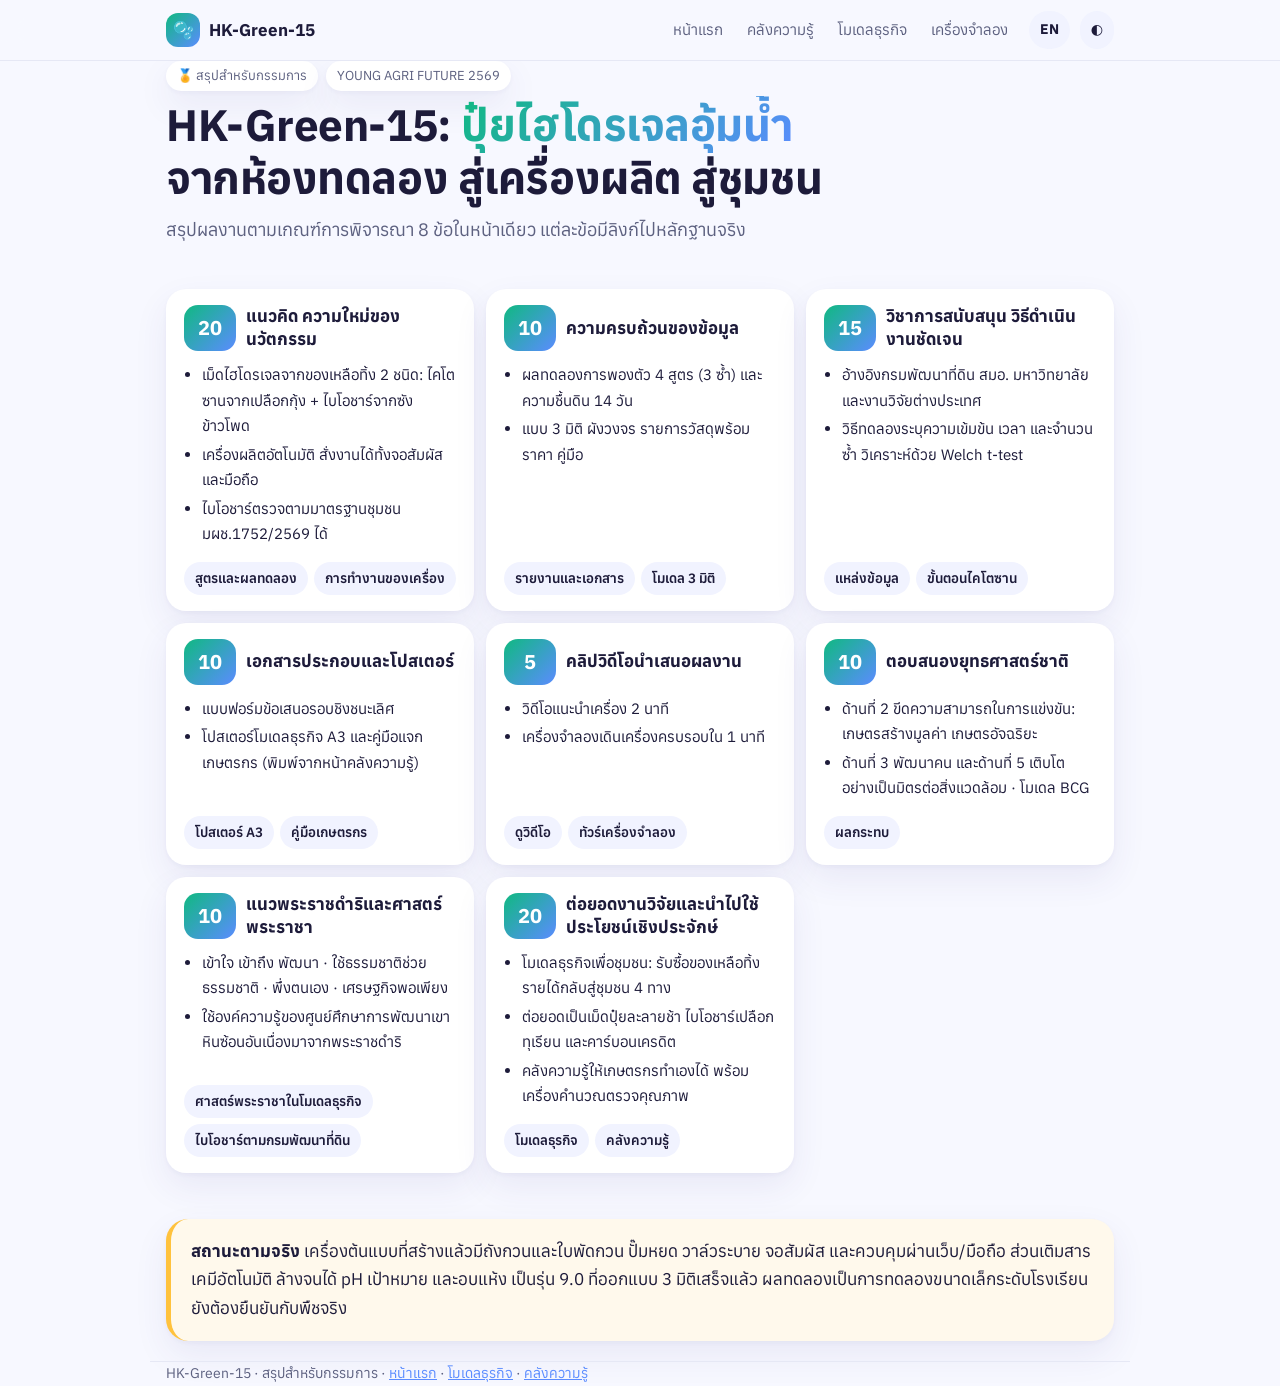
<file: judges.html>
<!doctype html>
<html lang="th">
<head>
<meta charset="utf-8">
<meta name="viewport" content="width=device-width, initial-scale=1">
<link rel="manifest" href="manifest.webmanifest"><meta name="theme-color" content="#10b981"><link rel="icon" href="icons/icon-192.png"><link rel="apple-touch-icon" href="icons/apple-touch-icon.png">
<title>สรุปสำหรับกรรมการ</title>
<meta name="description" content="สรุปผลงาน HK-Green-15 ตามเกณฑ์การพิจารณา 8 ข้อ พร้อมลิงก์ไปหลักฐานแต่ละส่วน">
<link rel="preconnect" href="https://fonts.googleapis.com"><link rel="preconnect" href="https://fonts.gstatic.com" crossorigin>
<link href="https://fonts.googleapis.com/css2?family=Anuphan:wght@400;500;600;700&display=swap" rel="stylesheet">
<style>
:root {
  --bg: #f7f8ff; --panel: #fff; --panel2: #f1f3ff; --line: #e6e8f5; --text: #1d1b3a; --muted: #5d6180;
  --accent: #10b981; --accent2: #22c3a6; --sky: #5b8cff; --grape: #8b5cf6; --sun: #ffc23d; --bad: #ef4444; --char: #3a3a46;
  --shadow: 0 2px 4px rgba(60, 50, 140, .04), 0 14px 34px rgba(60, 50, 140, .08); --r: 22px;
}
@media (prefers-color-scheme: dark) { :root:not([data-theme="light"]) {
  --bg: #13122a; --panel: #1c1b38; --panel2: #25244a; --line: #302f58; --text: #eeeefe; --muted: #a3a2cc; --char: #c9c9da; --shadow: 0 1px 2px rgba(0,0,0,.3); } }
:root[data-theme="dark"] { --bg: #13122a; --panel: #1c1b38; --panel2: #25244a; --line: #302f58; --text: #eeeefe; --muted: #a3a2cc; --char: #c9c9da; --shadow: 0 1px 2px rgba(0,0,0,.3); }
* { box-sizing: border-box; }
html { scroll-behavior: smooth; }
body { margin: 0; overflow-wrap: break-word; background: var(--bg); color: var(--text); font: 17px/1.7 "Anuphan", system-ui, sans-serif; -webkit-font-smoothing: antialiased; }
a { color: var(--sky); }
.wrap { max-width: 980px; margin: 0 auto; padding: 0 16px; min-width: 0; }
html { overflow-x: hidden; }
td:first-child { min-width: 92px; }
nav { position: sticky; top: 0; z-index: 20; backdrop-filter: blur(14px); background: color-mix(in srgb, var(--bg) 85%, transparent); border-bottom: 1px solid var(--line); }
nav .wrap { display: flex; align-items: center; gap: 10px; height: 60px; }
.brand { display: flex; align-items: center; gap: 9px; font-weight: 700; color: var(--text); text-decoration: none; white-space: nowrap; }
.logo { width: 34px; height: 34px; border-radius: 12px; display: grid; place-items: center; background: linear-gradient(135deg, var(--accent), var(--sky)); }
.links { display: flex; gap: 2px; margin-left: auto; overflow-x: auto; scrollbar-width: none; min-width: 0; }
.links a { white-space: nowrap; padding: 6px 11px; border-radius: 999px; color: var(--muted); font-size: 15px; text-decoration: none; }
.links a:hover { background: var(--panel2); color: var(--text); }
.tbtn { border: 0; cursor: pointer; font: inherit; font-weight: 700; font-size: 14px; padding: 7px 11px; border-radius: 999px; background: var(--panel2); color: var(--text); }
header { padding: 34px 0 10px; }
h1 { font-size: clamp(28px, 6vw, 44px); line-height: 1.2; margin: 0 0 10px; letter-spacing: -.01em; }
h1 em { font-style: normal; background: linear-gradient(135deg, var(--accent), var(--sky)); -webkit-background-clip: text; background-clip: text; color: transparent; }
.lead { color: var(--muted); font-size: 18px; margin: 0 0 18px; max-width: 720px; }
.chips { display: flex; flex-wrap: wrap; gap: 8px; margin: 0 0 8px; }
.chip { font-size: 13px; padding: 4px 11px; border-radius: 999px; background: var(--panel); box-shadow: var(--shadow); color: var(--muted); }
section { padding: 26px 0 8px; }
h2 { font-size: clamp(22px, 4.5vw, 30px); line-height: 1.3; margin: 0 0 6px; display: flex; gap: 10px; align-items: center; }
h2 .ic { width: 42px; height: 42px; flex: none; border-radius: 14px; display: grid; place-items: center; font-size: 22px; background: var(--panel2); }
h3 { font-size: 19px; margin: 18px 0 6px; }
.sub { color: var(--muted); margin: 0 0 14px; }
.card { background: var(--panel); border-radius: var(--r); box-shadow: var(--shadow); padding: 18px 20px; margin: 12px 0; }
.grid2 { display: grid; grid-template-columns: repeat(auto-fit, minmax(260px, 1fr)); gap: 12px; }
ol.steps { list-style: none; counter-reset: s; padding: 0; margin: 6px 0; }
ol.steps > li { counter-increment: s; position: relative; padding: 4px 0 12px 48px; }
ol.steps > li::before { content: counter(s); position: absolute; left: 0; top: 2px; width: 34px; height: 34px; border-radius: 11px; display: grid; place-items: center;
  font-weight: 700; color: #fff; background: linear-gradient(135deg, var(--accent), var(--accent2)); }
ol.steps.char > li::before { background: linear-gradient(135deg, #4b4b5c, #22222c); }
ol.steps.shell > li::before { background: linear-gradient(135deg, #ff8a5c, #ff5e7a); }
b.k { color: var(--accent); }
.warn { border-left: 5px solid var(--bad); background: color-mix(in srgb, var(--bad) 8%, var(--panel)); }
.tip { border-left: 5px solid var(--sun); background: color-mix(in srgb, var(--sun) 10%, var(--panel)); }
.ok { border-left: 5px solid var(--accent); background: color-mix(in srgb, var(--accent) 8%, var(--panel)); }
.src { font-size: 13px; color: var(--muted); margin-top: 8px; }
table { width: 100%; border-collapse: collapse; font-size: 15px; }
th, td { text-align: left; padding: 8px 10px; border-bottom: 1px solid var(--line); vertical-align: top; }
th { color: var(--muted); font-weight: 600; font-size: 14px; }
.tw { overflow-x: auto; }
.calc label { display: block; font-size: 14px; color: var(--muted); margin: 8px 0 3px; }
.calc input { width: 100%; font: inherit; padding: 10px 12px; border-radius: 12px; border: 1px solid var(--line); background: var(--panel2); color: var(--text); }
.out { margin-top: 12px; padding: 12px 14px; border-radius: 14px; background: var(--panel2); font-weight: 600; min-height: 50px; }
.pass { color: var(--accent); } .fail { color: var(--bad); }
.flow { display: flex; flex-wrap: wrap; gap: 6px; align-items: center; margin: 6px 0 4px; font-size: 14px; }
.flow span { background: var(--panel2); padding: 5px 10px; border-radius: 10px; }
.flow i { font-style: normal; color: var(--muted); }
.hero-ill { margin: 8px 0 0; background: var(--panel); border-radius: var(--r); box-shadow: var(--shadow); padding: 10px 8px 4px; }
.hero-ill svg { width: 100%; height: auto; display: block; }
.split { display: grid; grid-template-columns: 220px 1fr; gap: 14px; align-items: start; }
.kiln { margin: 0; } .kiln svg { width: 100%; height: auto; }
@media (max-width: 640px) { .split { grid-template-columns: 1fr; } .kiln { max-width: 220px; margin: 0 auto; } }
.photo2 { display: grid; grid-template-columns: repeat(auto-fit, minmax(260px, 1fr)); gap: 12px; margin: 10px 0; }
.ph { margin: 0; background: var(--panel); border-radius: var(--r); box-shadow: var(--shadow); overflow: hidden; }
.ph img { width: 100%; height: 220px; object-fit: cover; display: block; background: #fff; }
.ph figcaption { font-size: 14px; color: var(--muted); padding: 8px 12px 10px; }
img.chart { width: 100%; height: auto; display: block; border-radius: 12px; background: #fff; margin: 8px 0; }
.grid4 { display: grid; grid-template-columns: repeat(auto-fit, minmax(190px, 1fr)); gap: 10px; margin-top: 8px; }
.mini { background: var(--panel2); border-radius: 14px; padding: 10px 12px; font-size: 15px; }
.mini b { display: inline-grid; place-items: center; width: 26px; height: 26px; border-radius: 9px; margin-right: 6px; color: #fff; background: linear-gradient(135deg, var(--accent), var(--sky)); }
.stats { display: grid; grid-template-columns: repeat(auto-fit, minmax(200px, 1fr)); gap: 10px; margin: 12px 0 4px; }
.stat { background: var(--panel); border-radius: 18px; box-shadow: var(--shadow); padding: 12px 16px; }
.stat b { display: block; font-size: 30px; line-height: 1.1; background: linear-gradient(135deg, var(--accent), var(--sky)); -webkit-background-clip: text; background-clip: text; color: transparent; }
.stat span { font-size: 14px; color: var(--muted); }
footer { color: var(--muted); font-size: 14px; padding: 30px 0 40px; border-top: 1px solid var(--line); margin-top: 30px; }
@media print { nav, .calc, .tbtn, #community .grid4 { display: none !important; } body { background: #fff; font-size: 13px; }
  .card, .hero-ill, .stat, .ph { box-shadow: none; border: 1px solid #ddd; break-inside: avoid; } section { break-inside: auto; } h2 { break-after: avoid; } }
.chain { display: grid; grid-template-columns: 1fr auto 1fr auto 1fr auto 1fr; align-items: stretch; gap: 6px; }
.st { border-radius: 18px; padding: 14px 10px; text-align: center; font-size: 15px; color: #1d1b3a; }
.st b { display: block; font-size: 17px; margin: 2px 0 4px; } .st .e { font-size: 30px; display: block; }
.arw { display: grid; place-items: center; color: var(--accent); font-size: 26px; font-weight: 800; }
@media (max-width: 760px) { .chain { grid-template-columns: 1fr; } .arw { transform: rotate(90deg); height: 26px; } }
.money { margin-top: 12px; border: 2px dashed #e5484d; border-radius: 16px; padding: 10px 14px; color: #e5484d; font-weight: 600; text-align: center; }
.inc { display: grid; grid-template-columns: repeat(auto-fit, minmax(200px, 1fr)); gap: 10px; margin-top: 10px; }
.inc div { background: color-mix(in srgb, #e5484d 9%, var(--panel)); border-radius: 16px; padding: 12px 14px; }
.inc b { display: inline-grid; place-items: center; width: 28px; height: 28px; border-radius: 9px; background: #e5484d; color: #fff; margin-right: 8px; }
.canvas { display: grid; grid-template-columns: repeat(auto-fit, minmax(240px, 1fr)); gap: 10px; }
.cv { background: var(--panel); border-radius: 18px; box-shadow: var(--shadow); padding: 14px 16px; font-size: 15.5px; }
.cv h3 { margin: 0 0 4px; font-size: 17px; color: var(--accent); }
.stats { display: grid; grid-template-columns: repeat(auto-fit, minmax(180px, 1fr)); gap: 10px; }
.stat { background: var(--panel); border-radius: 18px; box-shadow: var(--shadow); padding: 12px 16px; }
.stat b { display: block; font-size: 30px; line-height: 1.1; background: linear-gradient(135deg, var(--accent), var(--sky)); -webkit-background-clip: text; background-clip: text; color: transparent; }
.stat span { font-size: 14px; color: var(--muted); }
.sdg { display: flex; flex-wrap: wrap; gap: 8px; } .sdg span { color: #fff; font-weight: 700; font-size: 14px; border-radius: 10px; padding: 6px 12px; }
.prob li { margin: 4px 0; } .prob b { color: #e5484d; }
.ph { margin: 0; } .ph img { width: 100%; border-radius: 16px; display: block; }
.dl { display: inline-flex; gap: 8px; align-items: center; padding: 10px 18px; border-radius: 999px; background: linear-gradient(135deg, var(--accent), var(--accent2)); color: #fff; font-weight: 700; text-decoration: none; }
table.imp { width: 100%; border-collapse: collapse; font-size: 15px; } table.imp th, table.imp td { text-align: left; padding: 8px 10px; border-bottom: 1px solid var(--line); vertical-align: top; } table.imp th { color: var(--muted); font-size: 14px; }
.crit { display: grid; grid-template-columns: repeat(auto-fit, minmax(290px, 1fr)); gap: 12px; }
.cr { background: var(--panel); border-radius: 20px; box-shadow: var(--shadow); padding: 16px 18px; display: flex; flex-direction: column; gap: 6px; }
.cr .top { display: flex; align-items: center; gap: 10px; }
.cr .pt { flex: none; min-width: 52px; text-align: center; font-weight: 800; font-size: 20px; color: #fff; border-radius: 14px; padding: 6px 8px; background: linear-gradient(135deg, var(--accent), var(--sky)); }
.cr h3 { margin: 0; font-size: 17px; line-height: 1.35; }
.cr ul { margin: 2px 0 0; padding-left: 18px; font-size: 15px; } .cr li { margin: 3px 0; }
.cr .go { margin-top: auto; display: flex; flex-wrap: wrap; gap: 6px; padding-top: 6px; }
.cr .go a { font-size: 13.5px; font-weight: 600; text-decoration: none; padding: 5px 11px; border-radius: 999px; background: var(--panel2); color: var(--text); }
.honest { border-left: 5px solid var(--sun); background: color-mix(in srgb, var(--sun) 10%, var(--panel)); }
</style>
<script src="farm_i18n.js"></script>
</head>
<body>
<nav><div class="wrap">
  <a class="brand" href="index.html"><span class="logo">🫧</span>HK-Green-15</a>
  <div class="links"><a href="index.html">หน้าแรก</a><a href="learn.html">คลังความรู้</a><a href="business.html">โมเดลธุรกิจ</a><a href="app.html">เครื่องจำลอง</a></div>
  <button class="tbtn" id="lang" title="ภาษา / Language" aria-label="ภาษา / Language">EN</button>
  <button class="tbtn" id="themeBtn" title="สว่าง / มืด" aria-label="สว่าง / มืด">◐</button>
</div></nav>

<header class="wrap">
  <div class="chips"><span class="chip">🏅 สรุปสำหรับกรรมการ</span><span class="chip">YOUNG AGRI FUTURE 2569</span></div>
  <h1>HK-Green-15: <em>ปุ๋ยไฮโดรเจลอุ้มน้ำ</em><br>จากห้องทดลอง สู่เครื่องผลิต สู่ชุมชน</h1>
  <p class="lead">สรุปผลงานตามเกณฑ์การพิจารณา 8 ข้อในหน้าเดียว แต่ละข้อมีลิงก์ไปหลักฐานจริง</p>
</header>
<main class="wrap">
<section><div class="crit">
  <div class="cr"><div class="top"><span class="pt">20</span><h3>แนวคิด ความใหม่ของนวัตกรรม</h3></div><ul>
    <li>เม็ดไฮโดรเจลจากของเหลือทิ้ง 2 ชนิด: ไคโตซานจากเปลือกกุ้ง + ไบโอชาร์จากซังข้าวโพด</li>
    <li>เครื่องผลิตอัตโนมัติ สั่งงานได้ทั้งจอสัมผัสและมือถือ</li>
    <li>ไบโอชาร์ตรวจตามมาตรฐานชุมชน มผช.1752/2569 ได้</li></ul>
    <div class="go"><a href="learn.html#bead">สูตรและผลทดลอง</a><a href="index.html#how">การทำงานของเครื่อง</a></div></div>
  <div class="cr"><div class="top"><span class="pt">10</span><h3>ความครบถ้วนของข้อมูล</h3></div><ul>
    <li>ผลทดลองการพองตัว 4 สูตร (3 ซ้ำ) และความชื้นดิน 14 วัน</li>
    <li>แบบ 3 มิติ ผังวงจร รายการวัสดุพร้อมราคา คู่มือ</li></ul>
    <div class="go"><a href="app.html#doc">รายงานและเอกสาร</a><a href="app.html#m3d">โมเดล 3 มิติ</a></div></div>
  <div class="cr"><div class="top"><span class="pt">15</span><h3>วิชาการสนับสนุน วิธีดำเนินงานชัดเจน</h3></div><ul>
    <li>อ้างอิงกรมพัฒนาที่ดิน สมอ. มหาวิทยาลัย และงานวิจัยต่างประเทศ</li>
    <li>วิธีทดลองระบุความเข้มข้น เวลา และจำนวนซ้ำ วิเคราะห์ด้วย Welch t-test</li></ul>
    <div class="go"><a href="learn.html#ref">แหล่งข้อมูล</a><a href="learn.html#chitosan">ขั้นตอนไคโตซาน</a></div></div>
  <div class="cr"><div class="top"><span class="pt">10</span><h3>เอกสารประกอบและโปสเตอร์</h3></div><ul>
    <li>แบบฟอร์มข้อเสนอรอบชิงชนะเลิศ</li><li>โปสเตอร์โมเดลธุรกิจ A3 และคู่มือแจกเกษตรกร (พิมพ์จากหน้าคลังความรู้)</li></ul>
    <div class="go"><a href="img/business_poster_A3.pdf" target="_blank" rel="noopener">โปสเตอร์ A3</a><a href="learn.html">คู่มือเกษตรกร</a></div></div>
  <div class="cr"><div class="top"><span class="pt">5</span><h3>คลิปวิดีโอนำเสนอผลงาน</h3></div><ul>
    <li>วิดีโอแนะนำเครื่อง 2 นาที</li><li>เครื่องจำลองเดินเครื่องครบรอบใน 1 นาที</li></ul>
    <div class="go"><a href="index.html#video">ดูวิดีโอ</a><a href="app.html?tour=1">ทัวร์เครื่องจำลอง</a></div></div>
  <div class="cr"><div class="top"><span class="pt">10</span><h3>ตอบสนองยุทธศาสตร์ชาติ</h3></div><ul>
    <li>ด้านที่ 2 ขีดความสามารถในการแข่งขัน: เกษตรสร้างมูลค่า เกษตรอัจฉริยะ</li>
    <li>ด้านที่ 3 พัฒนาคน และด้านที่ 5 เติบโตอย่างเป็นมิตรต่อสิ่งแวดล้อม · โมเดล BCG</li></ul>
    <div class="go"><a href="business.html#impact">ผลกระทบ</a></div></div>
  <div class="cr"><div class="top"><span class="pt">10</span><h3>แนวพระราชดำริและศาสตร์พระราชา</h3></div><ul>
    <li>เข้าใจ เข้าถึง พัฒนา · ใช้ธรรมชาติช่วยธรรมชาติ · พึ่งตนเอง · เศรษฐกิจพอเพียง</li>
    <li>ใช้องค์ความรู้ของศูนย์ศึกษาการพัฒนาเขาหินซ้อนอันเนื่องมาจากพระราชดำริ</li></ul>
    <div class="go"><a href="business.html">ศาสตร์พระราชาในโมเดลธุรกิจ</a><a href="learn.html#biochar">ไบโอชาร์ตามกรมพัฒนาที่ดิน</a></div></div>
  <div class="cr"><div class="top"><span class="pt">20</span><h3>ต่อยอดงานวิจัยและนำไปใช้ประโยชน์เชิงประจักษ์</h3></div><ul>
    <li>โมเดลธุรกิจเพื่อชุมชน: รับซื้อของเหลือทิ้ง รายได้กลับสู่ชุมชน 4 ทาง</li>
    <li>ต่อยอดเป็นเม็ดปุ๋ยละลายช้า ไบโอชาร์เปลือกทุเรียน และคาร์บอนเครดิต</li>
    <li>คลังความรู้ให้เกษตรกรทำเองได้ พร้อมเครื่องคำนวณตรวจคุณภาพ</li></ul>
    <div class="go"><a href="business.html">โมเดลธุรกิจ</a><a href="learn.html">คลังความรู้</a></div></div>
</div></section>
<section><div class="card honest"><b>สถานะตามจริง</b> เครื่องต้นแบบที่สร้างแล้วมีถังกวนและใบพัดกวน ปั๊มหยด วาล์วระบาย จอสัมผัส และควบคุมผ่านเว็บ/มือถือ
  ส่วนเติมสารเคมีอัตโนมัติ ล้างจนได้ pH เป้าหมาย และอบแห้ง เป็นรุ่น 9.0 ที่ออกแบบ 3 มิติเสร็จแล้ว ผลทดลองเป็นการทดลองขนาดเล็กระดับโรงเรียน ยังต้องยืนยันกับพืชจริง</div></section>
</main>
<footer class="wrap">HK-Green-15 · สรุปสำหรับกรรมการ · <a href="index.html">หน้าแรก</a> · <a href="business.html">โมเดลธุรกิจ</a> · <a href="learn.html">คลังความรู้</a></footer>
<script>
(function () {
  const root = document.documentElement, KEY = 'theme';
  try { const t = localStorage.getItem(KEY); if (t) root.dataset.theme = t; } catch (e) {}
  document.getElementById('themeBtn').addEventListener('click', () => {
    const dark = root.dataset.theme ? root.dataset.theme === 'dark' : matchMedia('(prefers-color-scheme: dark)').matches;
    root.dataset.theme = dark ? 'light' : 'dark'; try { localStorage.setItem(KEY, root.dataset.theme); } catch (e) {}
  });
})();
</script>
</body>
</html>
</file>
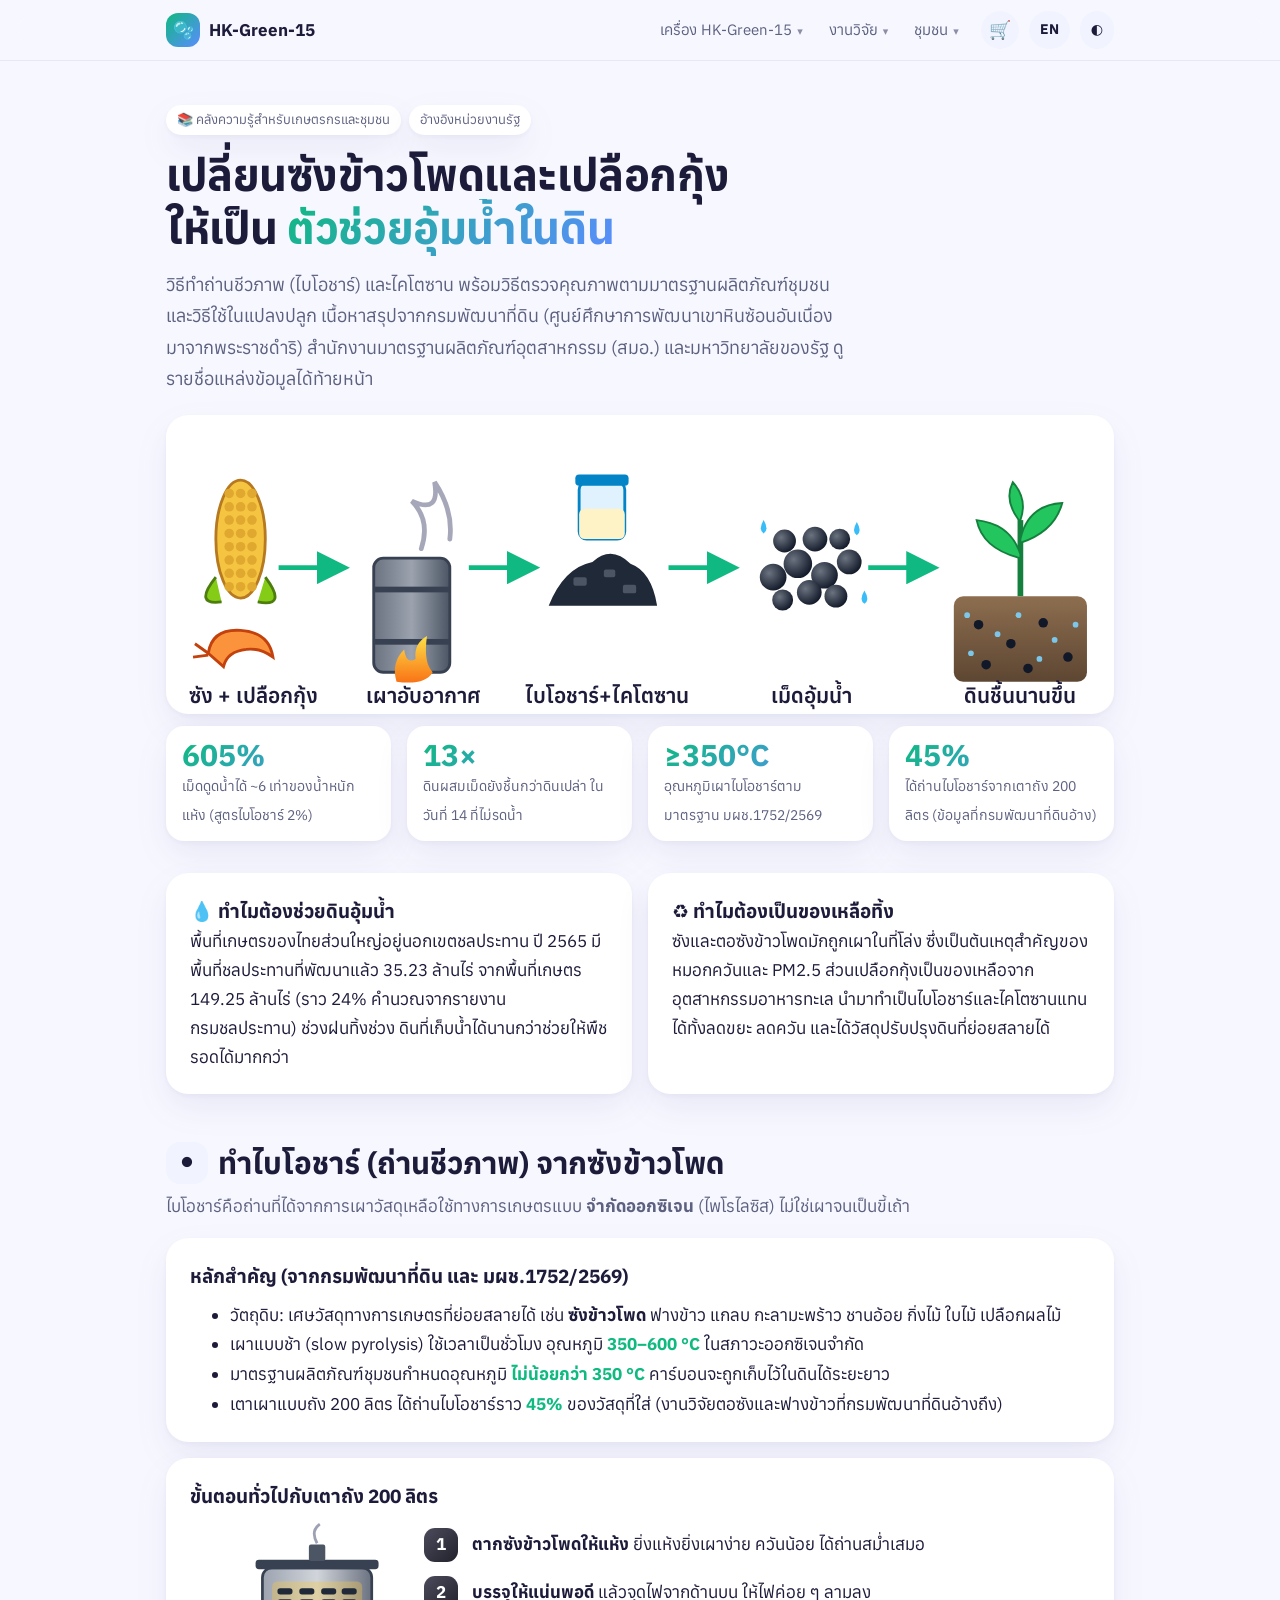
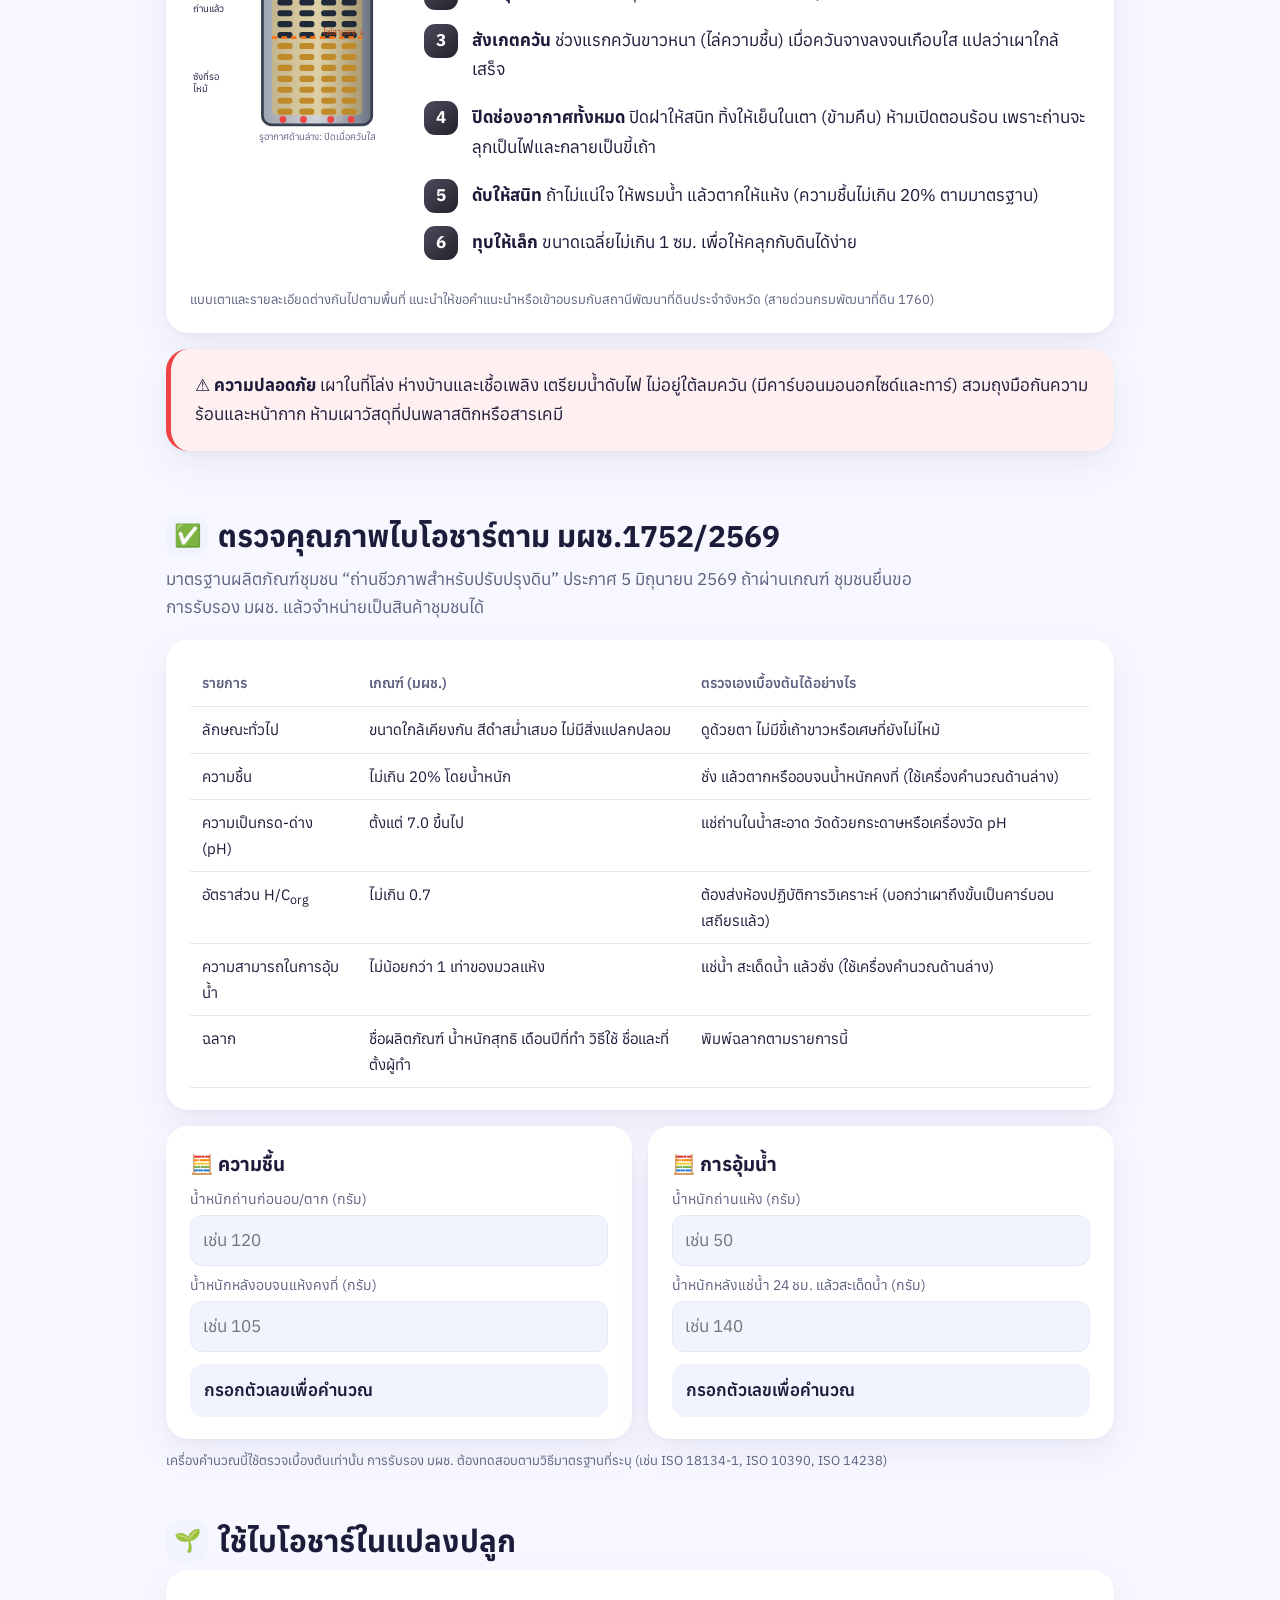
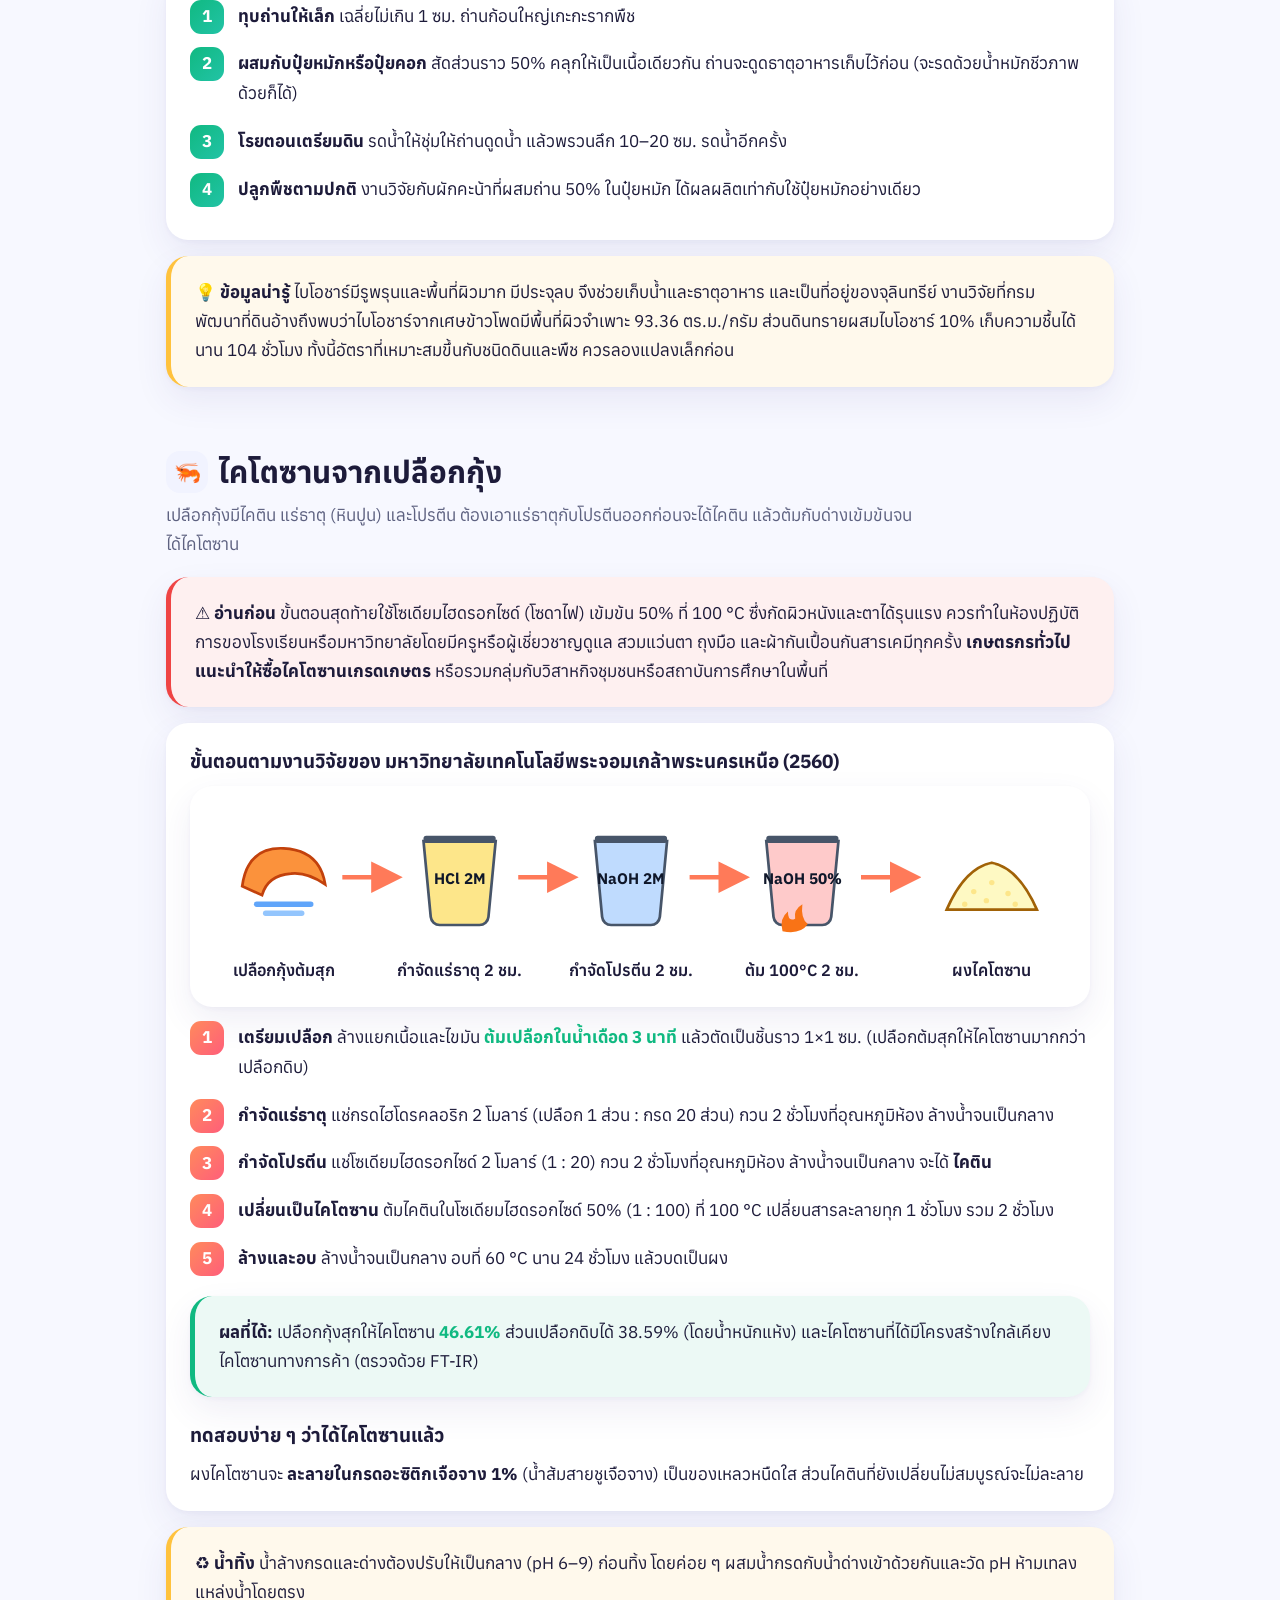
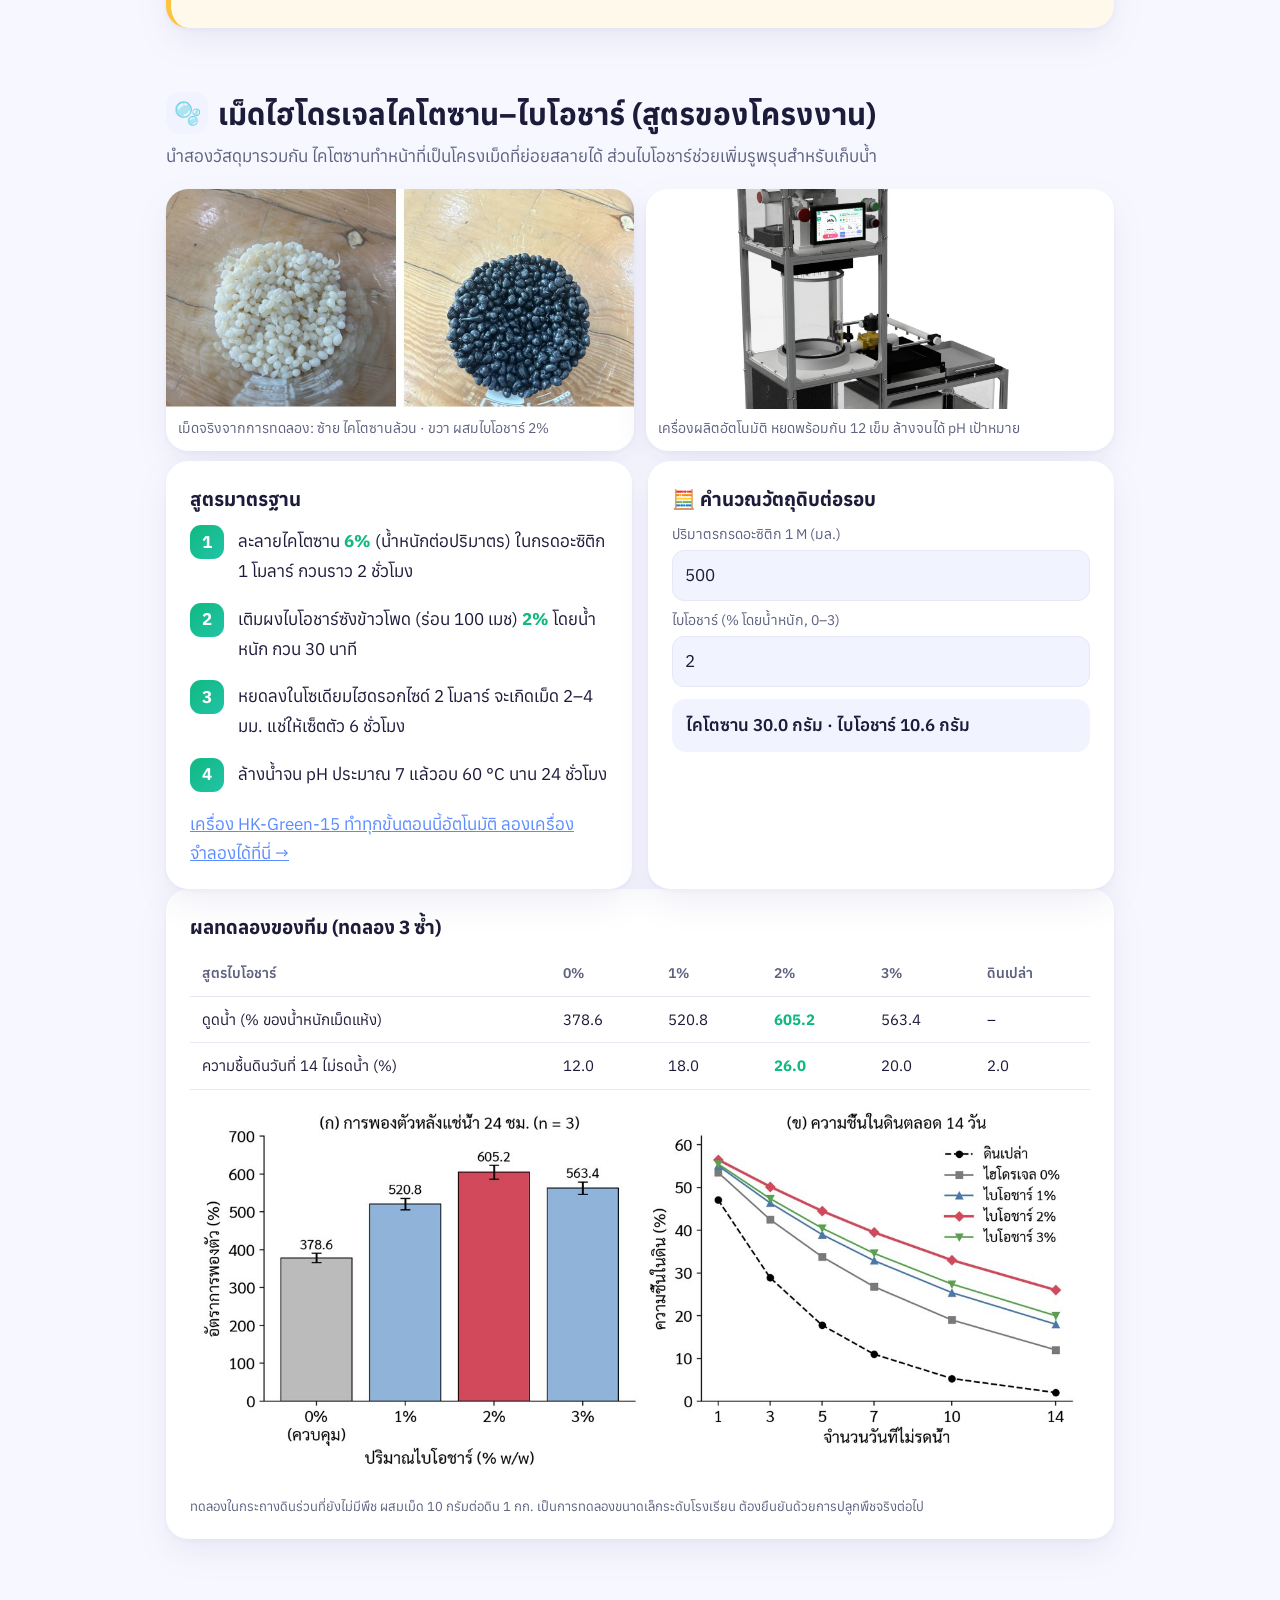
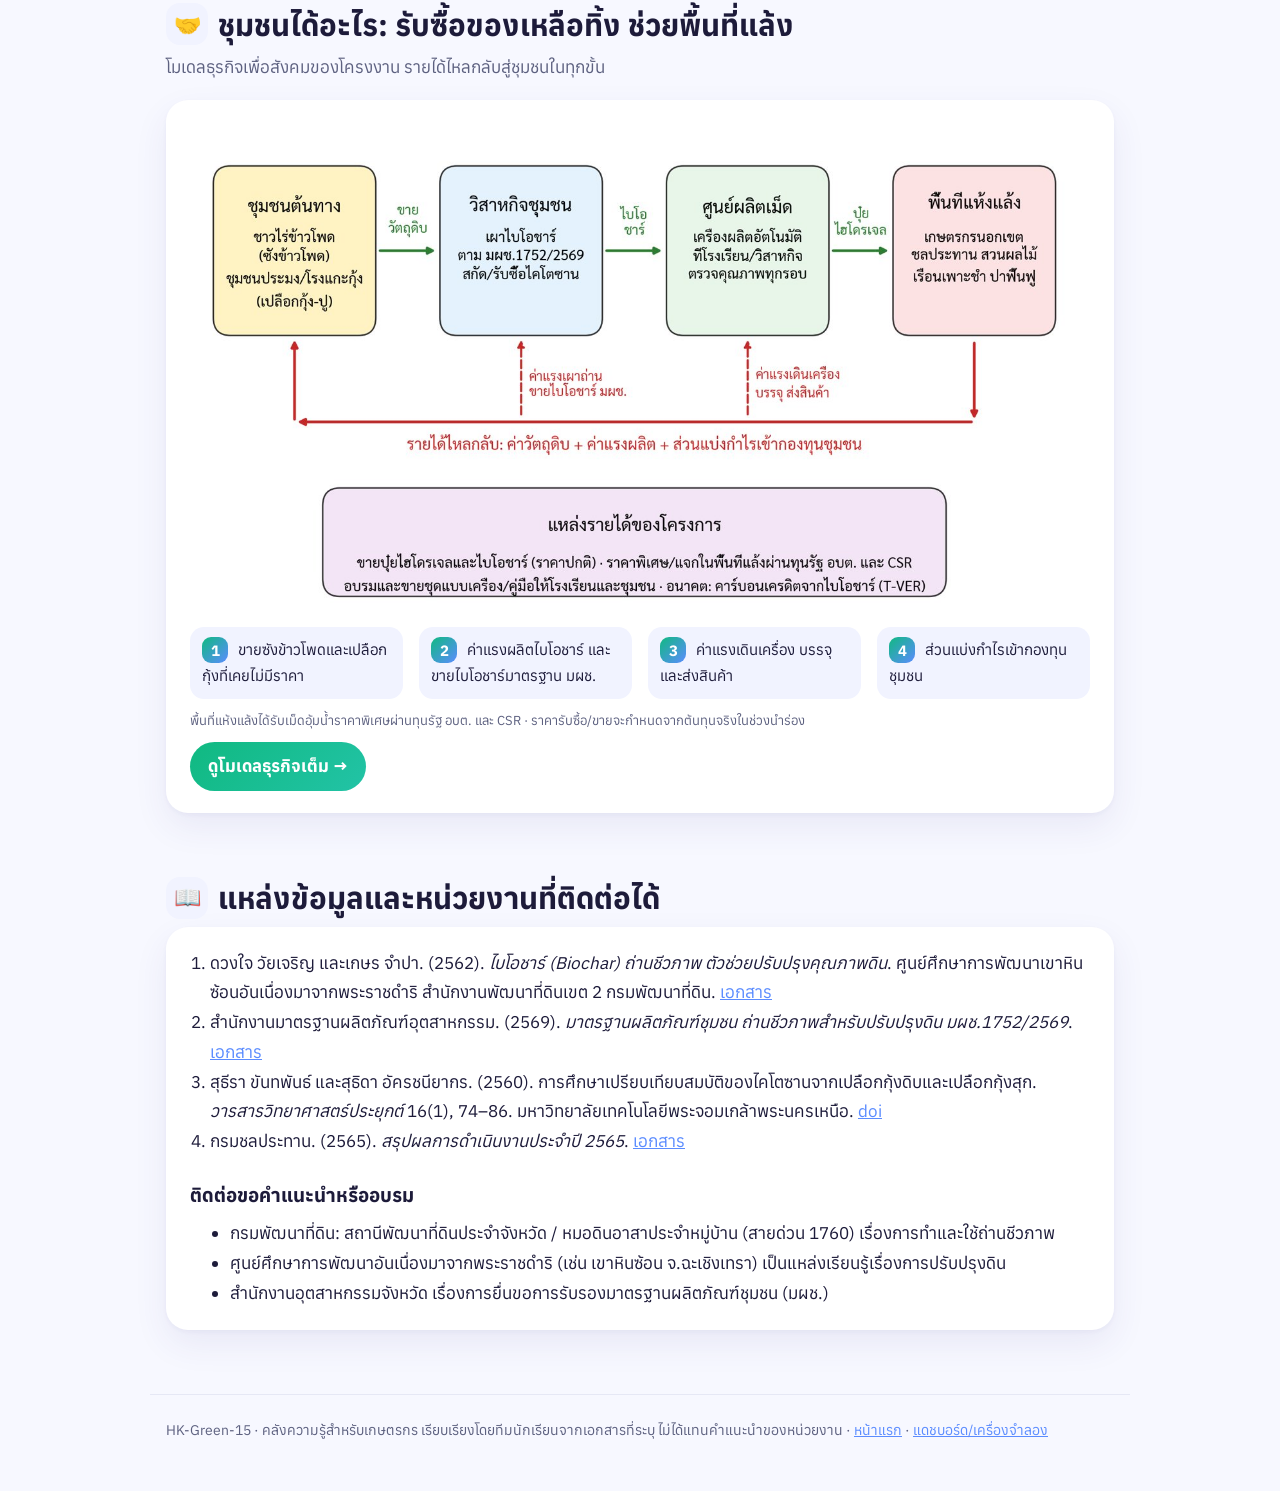
<file: learn.html>
<!doctype html>
<html lang="th">
<head>
<meta charset="utf-8">
<meta name="viewport" content="width=device-width, initial-scale=1">
<link rel="manifest" href="manifest.webmanifest"><meta name="theme-color" content="#10b981"><link rel="icon" href="icons/icon-192.png"><link rel="apple-touch-icon" href="icons/apple-touch-icon.png">
<title>ทำเองได้: ไบโอชาร์ ไคโตซาน</title>
<meta name="description" content="คู่มือเกษตรกร: ทำถ่านชีวภาพ (ไบโอชาร์) จากซังข้าวโพด ทำไคโตซานจากเปลือกกุ้ง และเม็ดไฮโดรเจลอุ้มน้ำ อ้างอิงกรมพัฒนาที่ดิน สมอ. และมหาวิทยาลัยของรัฐ">
<link rel="preconnect" href="https://fonts.googleapis.com"><link rel="preconnect" href="https://fonts.gstatic.com" crossorigin>
<link href="https://fonts.googleapis.com/css2?family=Anuphan:wght@400;500;600;700&display=swap" rel="stylesheet">
<style>
:root {
  --bg: #f7f8ff; --panel: #fff; --panel2: #f1f3ff; --line: #e6e8f5; --text: #1d1b3a; --muted: #5d6180;
  --accent: #10b981; --accent2: #22c3a6; --sky: #5b8cff; --grape: #8b5cf6; --sun: #ffc23d; --bad: #ef4444; --char: #3a3a46;
  --shadow: 0 2px 4px rgba(60, 50, 140, .04), 0 14px 34px rgba(60, 50, 140, .08); --r: 22px;
}
@media (prefers-color-scheme: dark) { :root:not([data-theme="light"]) {
  --bg: #13122a; --panel: #1c1b38; --panel2: #25244a; --line: #302f58; --text: #eeeefe; --muted: #a3a2cc; --char: #c9c9da; --shadow: 0 1px 2px rgba(0,0,0,.3); } }
:root[data-theme="dark"] { --bg: #13122a; --panel: #1c1b38; --panel2: #25244a; --line: #302f58; --text: #eeeefe; --muted: #a3a2cc; --char: #c9c9da; --shadow: 0 1px 2px rgba(0,0,0,.3); }
* { box-sizing: border-box; }
html { scroll-behavior: smooth; }
body { margin: 0; overflow-wrap: break-word; background: var(--bg); color: var(--text); font: 17px/1.7 "Anuphan", system-ui, sans-serif; -webkit-font-smoothing: antialiased; }
a { color: var(--sky); }
.wrap { max-width: 980px; margin: 0 auto; padding: 0 16px; min-width: 0; }
html { overflow-x: hidden; }
td:first-child { min-width: 92px; }
nav { position: sticky; top: 0; z-index: 20; backdrop-filter: blur(14px); background: color-mix(in srgb, var(--bg) 85%, transparent); border-bottom: 1px solid var(--line); }
nav .wrap { display: flex; align-items: center; gap: 10px; height: 60px; }
.brand { display: flex; align-items: center; gap: 9px; font-weight: 700; color: var(--text); text-decoration: none; white-space: nowrap; }
.logo { width: 34px; height: 34px; border-radius: 12px; display: grid; place-items: center; background: linear-gradient(135deg, var(--accent), var(--sky)); }
.links { display: flex; gap: 2px; margin-left: auto; overflow-x: auto; scrollbar-width: none; min-width: 0; }
.links a { white-space: nowrap; padding: 6px 11px; border-radius: 999px; color: var(--muted); font-size: 15px; text-decoration: none; }
.links a:hover { background: var(--panel2); color: var(--text); }
.tbtn { border: 0; cursor: pointer; font: inherit; font-weight: 700; font-size: 14px; padding: 7px 11px; border-radius: 999px; background: var(--panel2); color: var(--text); }
header { padding: 34px 0 10px; }
h1 { font-size: clamp(28px, 6vw, 44px); line-height: 1.2; margin: 0 0 10px; letter-spacing: -.01em; }
h1 em { font-style: normal; background: linear-gradient(135deg, var(--accent), var(--sky)); -webkit-background-clip: text; background-clip: text; color: transparent; }
.lead { color: var(--muted); font-size: 18px; margin: 0 0 18px; max-width: 720px; }
.chips { display: flex; flex-wrap: wrap; gap: 8px; margin: 0 0 8px; }
.chip { font-size: 13px; padding: 4px 11px; border-radius: 999px; background: var(--panel); box-shadow: var(--shadow); color: var(--muted); }
section { padding: 26px 0 8px; }
h2 { font-size: clamp(22px, 4.5vw, 30px); line-height: 1.3; margin: 0 0 6px; display: flex; gap: 10px; align-items: center; }
h2 .ic { width: 42px; height: 42px; flex: none; border-radius: 14px; display: grid; place-items: center; font-size: 22px; background: var(--panel2); }
h3 { font-size: 19px; margin: 18px 0 6px; }
.sub { color: var(--muted); margin: 0 0 14px; }
.card { background: var(--panel); border-radius: var(--r); box-shadow: var(--shadow); padding: 18px 20px; margin: 12px 0; }
.grid2 { display: grid; grid-template-columns: repeat(auto-fit, minmax(260px, 1fr)); gap: 12px; }
ol.steps { list-style: none; counter-reset: s; padding: 0; margin: 6px 0; }
ol.steps > li { counter-increment: s; position: relative; padding: 4px 0 12px 48px; }
ol.steps > li::before { content: counter(s); position: absolute; left: 0; top: 2px; width: 34px; height: 34px; border-radius: 11px; display: grid; place-items: center;
  font-weight: 700; color: #fff; background: linear-gradient(135deg, var(--accent), var(--accent2)); }
ol.steps.char > li::before { background: linear-gradient(135deg, #4b4b5c, #22222c); }
ol.steps.shell > li::before { background: linear-gradient(135deg, #ff8a5c, #ff5e7a); }
b.k { color: var(--accent); }
.warn { border-left: 5px solid var(--bad); background: color-mix(in srgb, var(--bad) 8%, var(--panel)); }
.tip { border-left: 5px solid var(--sun); background: color-mix(in srgb, var(--sun) 10%, var(--panel)); }
.ok { border-left: 5px solid var(--accent); background: color-mix(in srgb, var(--accent) 8%, var(--panel)); }
.src { font-size: 13px; color: var(--muted); margin-top: 8px; }
table { width: 100%; border-collapse: collapse; font-size: 15px; }
th, td { text-align: left; padding: 8px 10px; border-bottom: 1px solid var(--line); vertical-align: top; }
th { color: var(--muted); font-weight: 600; font-size: 14px; }
.tw { overflow-x: auto; }
.calc label { display: block; font-size: 14px; color: var(--muted); margin: 8px 0 3px; }
.calc input { width: 100%; font: inherit; padding: 10px 12px; border-radius: 12px; border: 1px solid var(--line); background: var(--panel2); color: var(--text); }
.out { margin-top: 12px; padding: 12px 14px; border-radius: 14px; background: var(--panel2); font-weight: 600; min-height: 50px; }
.pass { color: var(--accent); } .fail { color: var(--bad); }
.flow { display: flex; flex-wrap: wrap; gap: 6px; align-items: center; margin: 6px 0 4px; font-size: 14px; }
.flow span { background: var(--panel2); padding: 5px 10px; border-radius: 10px; }
.flow i { font-style: normal; color: var(--muted); }
.hero-ill { margin: 8px 0 0; background: var(--panel); border-radius: var(--r); box-shadow: var(--shadow); padding: 10px 8px 4px; }
.hero-ill svg { width: 100%; height: auto; display: block; }
.split { display: grid; grid-template-columns: 220px 1fr; gap: 14px; align-items: start; }
.kiln { margin: 0; } .kiln svg { width: 100%; height: auto; }
@media (max-width: 640px) { .split { grid-template-columns: 1fr; } .kiln { max-width: 220px; margin: 0 auto; } }
.photo2 { display: grid; grid-template-columns: repeat(auto-fit, minmax(260px, 1fr)); gap: 12px; margin: 10px 0; }
.ph { margin: 0; background: var(--panel); border-radius: var(--r); box-shadow: var(--shadow); overflow: hidden; }
.ph img { width: 100%; height: 220px; object-fit: cover; display: block; background: #fff; }
.ph figcaption { font-size: 14px; color: var(--muted); padding: 8px 12px 10px; }
img.chart { width: 100%; height: auto; display: block; border-radius: 12px; background: #fff; margin: 8px 0; }
.grid4 { display: grid; grid-template-columns: repeat(auto-fit, minmax(190px, 1fr)); gap: 10px; margin-top: 8px; }
.mini { background: var(--panel2); border-radius: 14px; padding: 10px 12px; font-size: 15px; }
.mini b { display: inline-grid; place-items: center; width: 26px; height: 26px; border-radius: 9px; margin-right: 6px; color: #fff; background: linear-gradient(135deg, var(--accent), var(--sky)); }
.stats { display: grid; grid-template-columns: repeat(auto-fit, minmax(200px, 1fr)); gap: 10px; margin: 12px 0 4px; }
.stat { background: var(--panel); border-radius: 18px; box-shadow: var(--shadow); padding: 12px 16px; }
.stat b { display: block; font-size: 30px; line-height: 1.1; background: linear-gradient(135deg, var(--accent), var(--sky)); -webkit-background-clip: text; background-clip: text; color: transparent; }
.stat span { font-size: 14px; color: var(--muted); }
.ill-lab { display: none; }
@media (max-width: 640px) { .hero-ill .svlab { display: none; } .ill-lab { display: grid; grid-template-columns: repeat(5, 1fr); gap: 2px; text-align: center; font-size: 11.5px; font-weight: 600; line-height: 1.25; padding: 0 2px 6px; } }
footer { color: var(--muted); font-size: 14px; padding: 30px 0 40px; border-top: 1px solid var(--line); margin-top: 30px; }
@media print { nav, .calc, .tbtn, #community .grid4 { display: none !important; } body { background: #fff; font-size: 13px; }
  .card, .hero-ill, .stat, .ph { box-shadow: none; border: 1px solid #ddd; break-inside: avoid; } section { break-inside: auto; } h2 { break-after: avoid; } }
</style>
<script src="farm_i18n.js"></script>
<script src="site_nav.js" defer></script>
<link rel="stylesheet" href="site.css">
</head>
<body>
<nav><div class="wrap">
  <a class="brand" href="index.html"><span class="logo">🫧</span>HK-Green-15</a>
  <div class="links"></div>
  <button class="tbtn" id="lang" title="ภาษา / Language" aria-label="ภาษา / Language">EN</button>
  <button class="tbtn" id="themeBtn" title="สว่าง / มืด" aria-label="สว่าง / มืด">◐</button>
</div></nav>

<header class="wrap">
  <div class="chips"><span class="chip">📚 คลังความรู้สำหรับเกษตรกรและชุมชน</span><span class="chip">อ้างอิงหน่วยงานรัฐ</span></div>
  <h1>เปลี่ยนซังข้าวโพดและเปลือกกุ้ง<br>ให้เป็น <em>ตัวช่วยอุ้มน้ำในดิน</em></h1>
  <p class="lead">วิธีทำถ่านชีวภาพ (ไบโอชาร์) และไคโตซาน พร้อมวิธีตรวจคุณภาพตามมาตรฐานผลิตภัณฑ์ชุมชน และวิธีใช้ในแปลงปลูก
    เนื้อหาสรุปจากกรมพัฒนาที่ดิน (ศูนย์ศึกษาการพัฒนาเขาหินซ้อนอันเนื่องมาจากพระราชดำริ) สำนักงานมาตรฐานผลิตภัณฑ์อุตสาหกรรม (สมอ.)
    และมหาวิทยาลัยของรัฐ ดูรายชื่อแหล่งข้อมูลได้ท้ายหน้า</p>
<figure class="hero-ill" aria-label="จากซังข้าวโพดและเปลือกกุ้ง สู่เม็ดอุ้มน้ำในดิน">
<svg viewBox="0 0 980 300" role="img">
  <defs>
    <linearGradient id="gSoil" x1="0" y1="0" x2="0" y2="1"><stop offset="0" stop-color="#8d6e4f"/><stop offset="1" stop-color="#5d4632"/></linearGradient>
    <linearGradient id="gDrum" x1="0" y1="0" x2="1" y2="0"><stop offset="0" stop-color="#6b7280"/><stop offset=".5" stop-color="#9ca3af"/><stop offset="1" stop-color="#4b5563"/></linearGradient>
    <linearGradient id="gFlame" x1="0" y1="1" x2="0" y2="0"><stop offset="0" stop-color="#f97316"/><stop offset="1" stop-color="#fde047"/></linearGradient>
    <marker id="ar" viewBox="0 0 10 10" refX="8" refY="5" markerWidth="7" markerHeight="7" orient="auto"><path d="M0 0L10 5L0 10z" fill="var(--accent)"/></marker>
    <radialGradient id="gBead" cx=".35" cy=".35" r=".7"><stop offset="0" stop-color="#6b7280"/><stop offset="1" stop-color="#111827"/></radialGradient>
  </defs>
  <!-- 1 corn cob -->
  <g transform="translate(70 120)">
    <ellipse cx="0" cy="0" rx="26" ry="62" fill="#f5c542" stroke="#b7791f" stroke-width="3"/>
    <g fill="#e0a82e"><circle cx="-12" cy="-48" r="5"/><circle cx="0" cy="-48" r="5"/><circle cx="12" cy="-48" r="5"/><circle cx="-12" cy="-34" r="5"/><circle cx="0" cy="-34" r="5"/><circle cx="12" cy="-34" r="5"/><circle cx="-12" cy="-20" r="5"/><circle cx="0" cy="-20" r="5"/><circle cx="12" cy="-20" r="5"/><circle cx="-12" cy="-6" r="5"/><circle cx="0" cy="-6" r="5"/><circle cx="12" cy="-6" r="5"/><circle cx="-12" cy="8" r="5"/><circle cx="0" cy="8" r="5"/><circle cx="12" cy="8" r="5"/><circle cx="-12" cy="22" r="5"/><circle cx="0" cy="22" r="5"/><circle cx="12" cy="22" r="5"/><circle cx="-12" cy="36" r="5"/><circle cx="0" cy="36" r="5"/><circle cx="12" cy="36" r="5"/><circle cx="-12" cy="50" r="5"/><circle cx="0" cy="50" r="5"/><circle cx="12" cy="50" r="5"/></g>
    <path d="M-26 40 Q-50 70 -20 66 M26 40 Q50 72 18 66" fill="#84cc16" stroke="#4d7c0f" stroke-width="3"/>
  </g>
  <!-- shrimp -->
  <g transform="translate(70 240)">
    <path d="M-34 0 Q-30 -26 0 -24 Q30 -22 34 4 Q20 -6 6 -4 Q-14 -2 -18 14 Z" fill="#fb923c" stroke="#c2410c" stroke-width="3"/>
    <path d="M-34 0 L-48 -10 M-34 2 L-50 4" stroke="#c2410c" stroke-width="3"/>
  </g>
  <path d="M110 150 L178 150" stroke="var(--accent)" stroke-width="5" marker-end="url(#ar)"/>
  <!-- 2 kiln 200 L -->
  <g transform="translate(250 60)">
    <path d="M10 70 Q20 40 0 20 Q30 34 24 0 Q44 30 40 60" fill="none" stroke="var(--muted)" stroke-width="5" stroke-linecap="round" opacity=".55"/>
    <rect x="-40" y="80" width="80" height="120" rx="10" fill="url(#gDrum)" stroke="#374151" stroke-width="3"/>
    <rect x="-40" y="110" width="80" height="6" fill="#374151"/><rect x="-40" y="165" width="80" height="6" fill="#374151"/>
    <path d="M-16 210 Q-22 190 -8 176 Q-6 192 4 186 Q2 170 16 162 Q12 190 22 200 Q14 214 -16 210Z" fill="url(#gFlame)"/>
  </g>
  <path d="M310 150 L378 150" stroke="var(--accent)" stroke-width="5" marker-end="url(#ar)"/>
  <!-- 3 biochar + chitosan -->
  <g transform="translate(450 150)">
    <path d="M-56 40 Q-40 0 -10 -6 Q10 -24 30 -4 Q52 4 58 40 Z" fill="#1f2937"/>
    <g fill="#4b5563"><rect x="-30" y="10" width="14" height="9" rx="2"/><rect x="2" y="2" width="12" height="8" rx="2"/><rect x="22" y="18" width="14" height="9" rx="2"/></g>
    <rect x="-24" y="-90" width="48" height="60" rx="8" fill="#e0f2fe" stroke="#0284c7" stroke-width="3"/>
    <rect x="-24" y="-62" width="48" height="32" rx="6" fill="#fef3c7"/>
    <rect x="-28" y="-98" width="56" height="12" rx="4" fill="#0284c7"/>
  </g>
  <path d="M520 150 L588 150" stroke="var(--accent)" stroke-width="5" marker-end="url(#ar)"/>
  <!-- 4 beads -->
  <g transform="translate(670 150)"><circle cx="-40" cy="10" r="14" fill="url(#gBead)"/><circle cx="-14" cy="-4" r="15" fill="url(#gBead)"/><circle cx="14" cy="8" r="14" fill="url(#gBead)"/><circle cx="40" cy="-6" r="13" fill="url(#gBead)"/><circle cx="-28" cy="-28" r="12" fill="url(#gBead)"/><circle cx="4" cy="-30" r="13" fill="url(#gBead)"/><circle cx="30" cy="-30" r="11" fill="url(#gBead)"/><circle cx="-2" cy="26" r="13" fill="url(#gBead)"/><circle cx="26" cy="30" r="12" fill="url(#gBead)"/><circle cx="-30" cy="34" r="11" fill="url(#gBead)"/>
    <g fill="#38bdf8"><path d="M-50 -50 q6 10 0 14 q-6 -4 0 -14z"/><path d="M48 -48 q6 10 0 14 q-6 -4 0 -14z"/><path d="M56 24 q6 10 0 14 q-6 -4 0 -14z"/></g>
  </g>
  <path d="M730 150 L798 150" stroke="var(--accent)" stroke-width="5" marker-end="url(#ar)"/>
  <!-- 5 moist soil + plant -->
  <g transform="translate(890 60)">
    <rect x="-70" y="120" width="140" height="90" rx="10" fill="url(#gSoil)"/>
    <g fill="#111827"><circle cx="-44" cy="150" r="5"/><circle cx="-10" cy="170" r="5"/><circle cx="24" cy="148" r="5"/><circle cx="50" cy="184" r="5"/><circle cx="-36" cy="192" r="5"/><circle cx="8" cy="196" r="5"/></g>
    <g fill="#7dd3fc" opacity=".9"><circle cx="-56" cy="140" r="3"/><circle cx="-24" cy="160" r="3"/><circle cx="36" cy="166" r="3"/><circle cx="-2" cy="140" r="3"/><circle cx="58" cy="150" r="3"/><circle cx="-52" cy="180" r="3"/><circle cx="20" cy="186" r="3"/></g>
    <path d="M0 120 L0 40" stroke="#15803d" stroke-width="6"/>
    <path d="M0 80 Q-40 70 -46 40 Q-10 44 0 76Z M0 64 Q36 52 44 22 Q8 24 0 60Z M0 42 Q-18 20 -8 0 Q8 18 0 40Z" fill="#22c55e" stroke="#15803d" stroke-width="2"/>
  </g>
  <g class="svlab" font-family="Anuphan, sans-serif" font-size="22" font-weight="600" fill="var(--text)" text-anchor="middle">
    <text x="84" y="292">ซัง + เปลือกกุ้ง</text><text x="262" y="292">เผาอับอากาศ</text>
    <text x="455" y="292">ไบโอชาร์+ไคโตซาน</text><text x="670" y="292">เม็ดอุ้มน้ำ</text><text x="890" y="292">ดินชื้นนานขึ้น</text>
  </g>
</svg><div class="ill-lab"><span>ซัง + เปลือกกุ้ง</span><span>เผาอับอากาศ</span><span>ไบโอชาร์+ไคโตซาน</span><span>เม็ดอุ้มน้ำ</span><span>ดินชื้นนานขึ้น</span></div></figure>
  <div class="stats">
    <div class="stat"><b>605%</b><span>เม็ดดูดน้ำได้ ~6 เท่าของน้ำหนักแห้ง (สูตรไบโอชาร์ 2%)</span></div>
    <div class="stat"><b>13×</b><span>ดินผสมเม็ดยังชื้นกว่าดินเปล่า ในวันที่ 14 ที่ไม่รดน้ำ</span></div>
    <div class="stat"><b>≥350°C</b><span>อุณหภูมิเผาไบโอชาร์ตามมาตรฐาน มผช.1752/2569</span></div>
    <div class="stat"><b>45%</b><span>ได้ถ่านไบโอชาร์จากเตาถัง 200 ลิตร (ข้อมูลที่กรมพัฒนาที่ดินอ้าง)</span></div>
  </div>
</header>

<main class="wrap">

<section id="why">
  <div class="grid2">
    <div class="card"><h3>💧 ทำไมต้องช่วยดินอุ้มน้ำ</h3>
      พื้นที่เกษตรของไทยส่วนใหญ่อยู่นอกเขตชลประทาน ปี 2565 มีพื้นที่ชลประทานที่พัฒนาแล้ว 35.23 ล้านไร่ จากพื้นที่เกษตร 149.25 ล้านไร่
      (ราว 24% คำนวณจากรายงานกรมชลประทาน) ช่วงฝนทิ้งช่วง ดินที่เก็บน้ำได้นานกว่าช่วยให้พืชรอดได้มากกว่า</div>
    <div class="card"><h3>♻️ ทำไมต้องเป็นของเหลือทิ้ง</h3>
      ซังและตอซังข้าวโพดมักถูกเผาในที่โล่ง ซึ่งเป็นต้นเหตุสำคัญของหมอกควันและ PM2.5 ส่วนเปลือกกุ้งเป็นของเหลือจากอุตสาหกรรมอาหารทะเล
      นำมาทำเป็นไบโอชาร์และไคโตซานแทน ได้ทั้งลดขยะ ลดควัน และได้วัสดุปรับปรุงดินที่ย่อยสลายได้</div>
  </div>
</section>

<section id="biochar">
  <h2><span class="ic">⚫</span>ทำไบโอชาร์ (ถ่านชีวภาพ) จากซังข้าวโพด</h2>
  <p class="sub">ไบโอชาร์คือถ่านที่ได้จากการเผาวัสดุเหลือใช้ทางการเกษตรแบบ <b>จำกัดออกซิเจน</b> (ไพโรไลซิส) ไม่ใช่เผาจนเป็นขี้เถ้า</p>
  <div class="card">
    <h3>หลักสำคัญ (จากกรมพัฒนาที่ดิน และ มผช.1752/2569)</h3>
    <ul>
      <li>วัตถุดิบ: เศษวัสดุทางการเกษตรที่ย่อยสลายได้ เช่น <b>ซังข้าวโพด</b> ฟางข้าว แกลบ กะลามะพร้าว ชานอ้อย กิ่งไม้ ใบไม้ เปลือกผลไม้</li>
      <li>เผาแบบช้า (slow pyrolysis) ใช้เวลาเป็นชั่วโมง อุณหภูมิ <b class="k">350–600 °C</b> ในสภาวะออกซิเจนจำกัด</li>
      <li>มาตรฐานผลิตภัณฑ์ชุมชนกำหนดอุณหภูมิ <b class="k">ไม่น้อยกว่า 350 °C</b> คาร์บอนจะถูกเก็บไว้ในดินได้ระยะยาว</li>
      <li>เตาเผาแบบถัง 200 ลิตร ได้ถ่านไบโอชาร์ราว <b class="k">45%</b> ของวัสดุที่ใส่ (งานวิจัยตอซังและฟางข้าวที่กรมพัฒนาที่ดินอ้างถึง)</li>
    </ul>
  </div>
  <div class="card">
    <h3>ขั้นตอนทั่วไปกับเตาถัง 200 ลิตร</h3>
    <div class="split"><figure class="kiln"><svg viewBox="-56 -30 322 330" role="img" aria-label="ภาพตัดเตาเผาถัง 200 ลิตร">
  <rect x="50" y="40" width="160" height="230" rx="14" fill="url(#gDrum2)" stroke="#374151" stroke-width="4"/>
  <defs><linearGradient id="gDrum2" x1="0" x2="1"><stop offset="0" stop-color="#9ca3af"/><stop offset=".5" stop-color="#d1d5db"/><stop offset="1" stop-color="#6b7280"/></linearGradient></defs>
  <rect x="64" y="60" width="132" height="196" rx="8" fill="#f5c542" opacity=".35"/>
  <g fill="#c08a2b"><rect x="72" y="150" width="22" height="9" rx="4"/><rect x="104" y="150" width="22" height="9" rx="4"/><rect x="136" y="150" width="22" height="9" rx="4"/><rect x="166" y="150" width="22" height="9" rx="4"/><rect x="72" y="166" width="22" height="9" rx="4"/><rect x="104" y="166" width="22" height="9" rx="4"/><rect x="136" y="166" width="22" height="9" rx="4"/><rect x="166" y="166" width="22" height="9" rx="4"/><rect x="72" y="182" width="22" height="9" rx="4"/><rect x="104" y="182" width="22" height="9" rx="4"/><rect x="136" y="182" width="22" height="9" rx="4"/><rect x="166" y="182" width="22" height="9" rx="4"/><rect x="72" y="198" width="22" height="9" rx="4"/><rect x="104" y="198" width="22" height="9" rx="4"/><rect x="136" y="198" width="22" height="9" rx="4"/><rect x="166" y="198" width="22" height="9" rx="4"/><rect x="72" y="214" width="22" height="9" rx="4"/><rect x="104" y="214" width="22" height="9" rx="4"/><rect x="136" y="214" width="22" height="9" rx="4"/><rect x="166" y="214" width="22" height="9" rx="4"/><rect x="72" y="230" width="22" height="9" rx="4"/><rect x="104" y="230" width="22" height="9" rx="4"/><rect x="136" y="230" width="22" height="9" rx="4"/><rect x="166" y="230" width="22" height="9" rx="4"/><rect x="72" y="246" width="22" height="9" rx="4"/><rect x="104" y="246" width="22" height="9" rx="4"/><rect x="136" y="246" width="22" height="9" rx="4"/><rect x="166" y="246" width="22" height="9" rx="4"/></g>
  <g fill="#1f2937"><rect x="72" y="70" width="22" height="9" rx="4"/><rect x="104" y="70" width="22" height="9" rx="4"/><rect x="136" y="70" width="22" height="9" rx="4"/><rect x="166" y="70" width="22" height="9" rx="4"/><rect x="72" y="86" width="22" height="9" rx="4"/><rect x="104" y="86" width="22" height="9" rx="4"/><rect x="136" y="86" width="22" height="9" rx="4"/><rect x="166" y="86" width="22" height="9" rx="4"/><rect x="72" y="102" width="22" height="9" rx="4"/><rect x="104" y="102" width="22" height="9" rx="4"/><rect x="136" y="102" width="22" height="9" rx="4"/><rect x="166" y="102" width="22" height="9" rx="4"/><rect x="72" y="118" width="22" height="9" rx="4"/><rect x="104" y="118" width="22" height="9" rx="4"/><rect x="136" y="118" width="22" height="9" rx="4"/><rect x="166" y="118" width="22" height="9" rx="4"/><rect x="72" y="134" width="22" height="9" rx="4"/><rect x="104" y="134" width="22" height="9" rx="4"/><rect x="136" y="134" width="22" height="9" rx="4"/><rect x="166" y="134" width="22" height="9" rx="4"/></g>
  <path d="M64 142 H196" stroke="#f97316" stroke-width="4" stroke-dasharray="8 6"/>
  <text x="200" y="138" font-size="13" fill="#c2410c" text-anchor="end" font-family="Anuphan">ไฟลามลง ↓</text>
  <rect x="40" y="28" width="180" height="14" rx="5" fill="#374151"/>
  <rect x="118" y="6" width="24" height="24" rx="3" fill="#4b5563"/>
  <path d="M130 4 Q120 -14 134 -24" stroke="var(--muted)" stroke-width="4" fill="none" opacity=".6"/>
  <g font-family="Anuphan" font-size="14" fill="var(--text)">
    <text x="-52" y="104">ถ่านแล้ว</text><text x="-52" y="204">ซังที่รอ</text><text x="-52" y="222">ไหม้</text>
  </g>
  <g fill="#ef4444"><circle cx="80" cy="262" r="5"/><circle cx="110" cy="262" r="5"/><circle cx="150" cy="262" r="5"/><circle cx="180" cy="262" r="5"/></g>
  <text x="130" y="292" font-family="Anuphan" font-size="14" fill="var(--muted)" text-anchor="middle">รูอากาศด้านล่าง: ปิดเมื่อควันใส</text>
</svg></figure>
    <ol class="steps char">
      <li><b>ตากซังข้าวโพดให้แห้ง</b> ยิ่งแห้งยิ่งเผาง่าย ควันน้อย ได้ถ่านสม่ำเสมอ</li>
      <li><b>บรรจุให้แน่นพอดี</b> แล้วจุดไฟจากด้านบน ให้ไฟค่อย ๆ ลามลง</li>
      <li><b>สังเกตควัน</b> ช่วงแรกควันขาวหนา (ไล่ความชื้น) เมื่อควันจางลงจนเกือบใส แปลว่าเผาใกล้เสร็จ</li>
      <li><b>ปิดช่องอากาศทั้งหมด</b> ปิดฝาให้สนิท ทิ้งให้เย็นในเตา (ข้ามคืน) ห้ามเปิดตอนร้อน เพราะถ่านจะลุกเป็นไฟและกลายเป็นขี้เถ้า</li>
      <li><b>ดับให้สนิท</b> ถ้าไม่แน่ใจ ให้พรมน้ำ แล้วตากให้แห้ง (ความชื้นไม่เกิน 20% ตามมาตรฐาน)</li>
      <li><b>ทุบให้เล็ก</b> ขนาดเฉลี่ยไม่เกิน 1 ซม. เพื่อให้คลุกกับดินได้ง่าย</li>
    </ol></div>
    <div class="src">แบบเตาและรายละเอียดต่างกันไปตามพื้นที่ แนะนำให้ขอคำแนะนำหรือเข้าอบรมกับสถานีพัฒนาที่ดินประจำจังหวัด (สายด่วนกรมพัฒนาที่ดิน 1760)</div>
  </div>
  <div class="card warn"><b>⚠️ ความปลอดภัย</b> เผาในที่โล่ง ห่างบ้านและเชื้อเพลิง เตรียมน้ำดับไฟ ไม่อยู่ใต้ลมควัน (มีคาร์บอนมอนอกไซด์และทาร์)
    สวมถุงมือกันความร้อนและหน้ากาก ห้ามเผาวัสดุที่ปนพลาสติกหรือสารเคมี</div>
</section>

<section id="check">
  <h2><span class="ic">✅</span>ตรวจคุณภาพไบโอชาร์ตาม มผช.1752/2569</h2>
  <p class="sub">มาตรฐานผลิตภัณฑ์ชุมชน “ถ่านชีวภาพสำหรับปรับปรุงดิน” ประกาศ 5 มิถุนายน 2569 ถ้าผ่านเกณฑ์ ชุมชนยื่นขอการรับรอง มผช. แล้วจำหน่ายเป็นสินค้าชุมชนได้</p>
  <div class="card tw">
    <table>
      <tr><th>รายการ</th><th>เกณฑ์ (มผช.)</th><th>ตรวจเองเบื้องต้นได้อย่างไร</th></tr>
      <tr><td>ลักษณะทั่วไป</td><td>ขนาดใกล้เคียงกัน สีดำสม่ำเสมอ ไม่มีสิ่งแปลกปลอม</td><td>ดูด้วยตา ไม่มีขี้เถ้าขาวหรือเศษที่ยังไม่ไหม้</td></tr>
      <tr><td>ความชื้น</td><td>ไม่เกิน 20% โดยน้ำหนัก</td><td>ชั่ง แล้วตากหรืออบจนน้ำหนักคงที่ (ใช้เครื่องคำนวณด้านล่าง)</td></tr>
      <tr><td>ความเป็นกรด-ด่าง (pH)</td><td>ตั้งแต่ 7.0 ขึ้นไป</td><td>แช่ถ่านในน้ำสะอาด วัดด้วยกระดาษหรือเครื่องวัด pH</td></tr>
      <tr><td>อัตราส่วน H/C<sub>org</sub></td><td>ไม่เกิน 0.7</td><td>ต้องส่งห้องปฏิบัติการวิเคราะห์ (บอกว่าเผาถึงขั้นเป็นคาร์บอนเสถียรแล้ว)</td></tr>
      <tr><td>ความสามารถในการอุ้มน้ำ</td><td>ไม่น้อยกว่า 1 เท่าของมวลแห้ง</td><td>แช่น้ำ สะเด็ดน้ำ แล้วชั่ง (ใช้เครื่องคำนวณด้านล่าง)</td></tr>
      <tr><td>ฉลาก</td><td>ชื่อผลิตภัณฑ์ น้ำหนักสุทธิ เดือนปีที่ทำ วิธีใช้ ชื่อและที่ตั้งผู้ทำ</td><td>พิมพ์ฉลากตามรายการนี้</td></tr>
    </table>
  </div>
  <div class="grid2">
    <div class="card calc"><h3>🧮 ความชื้น</h3>
      <label for="m1">น้ำหนักถ่านก่อนอบ/ตาก (กรัม)</label><input id="m1" type="number" inputmode="decimal" placeholder="เช่น 120">
      <label for="m2">น้ำหนักหลังอบจนแห้งคงที่ (กรัม)</label><input id="m2" type="number" inputmode="decimal" placeholder="เช่น 105">
      <div class="out" id="mOut">กรอกตัวเลขเพื่อคำนวณ</div></div>
    <div class="card calc"><h3>🧮 การอุ้มน้ำ</h3>
      <label for="w1">น้ำหนักถ่านแห้ง (กรัม)</label><input id="w1" type="number" inputmode="decimal" placeholder="เช่น 50">
      <label for="w2">น้ำหนักหลังแช่น้ำ 24 ชม. แล้วสะเด็ดน้ำ (กรัม)</label><input id="w2" type="number" inputmode="decimal" placeholder="เช่น 140">
      <div class="out" id="wOut">กรอกตัวเลขเพื่อคำนวณ</div></div>
  </div>
  <div class="src">เครื่องคำนวณนี้ใช้ตรวจเบื้องต้นเท่านั้น การรับรอง มผช. ต้องทดสอบตามวิธีมาตรฐานที่ระบุ (เช่น ISO 18134-1, ISO 10390, ISO 14238)</div>
</section>

<section id="use">
  <h2><span class="ic">🌱</span>ใช้ไบโอชาร์ในแปลงปลูก</h2>
  <div class="card">
    <ol class="steps">
      <li><b>ทุบถ่านให้เล็ก</b> เฉลี่ยไม่เกิน 1 ซม. ถ่านก้อนใหญ่เกะกะรากพืช</li>
      <li><b>ผสมกับปุ๋ยหมักหรือปุ๋ยคอก</b> สัดส่วนราว 50% คลุกให้เป็นเนื้อเดียวกัน ถ่านจะดูดธาตุอาหารเก็บไว้ก่อน (จะรดด้วยน้ำหมักชีวภาพด้วยก็ได้)</li>
      <li><b>โรยตอนเตรียมดิน</b> รดน้ำให้ชุ่มให้ถ่านดูดน้ำ แล้วพรวนลึก 10–20 ซม. รดน้ำอีกครั้ง</li>
      <li><b>ปลูกพืชตามปกติ</b> งานวิจัยกับผักคะน้าที่ผสมถ่าน 50% ในปุ๋ยหมัก ได้ผลผลิตเท่ากับใช้ปุ๋ยหมักอย่างเดียว</li>
    </ol>
  </div>
  <div class="card tip"><b>💡 ข้อมูลน่ารู้</b> ไบโอชาร์มีรูพรุนและพื้นที่ผิวมาก มีประจุลบ จึงช่วยเก็บน้ำและธาตุอาหาร และเป็นที่อยู่ของจุลินทรีย์
    งานวิจัยที่กรมพัฒนาที่ดินอ้างถึงพบว่าไบโอชาร์จากเศษข้าวโพดมีพื้นที่ผิวจำเพาะ 93.36 ตร.ม./กรัม ส่วนดินทรายผสมไบโอชาร์ 10% เก็บความชื้นได้นาน 104 ชั่วโมง
    ทั้งนี้อัตราที่เหมาะสมขึ้นกับชนิดดินและพืช ควรลองแปลงเล็กก่อน</div>
</section>

<section id="chitosan">
  <h2><span class="ic">🦐</span>ไคโตซานจากเปลือกกุ้ง</h2>
  <p class="sub">เปลือกกุ้งมีไคติน แร่ธาตุ (หินปูน) และโปรตีน ต้องเอาแร่ธาตุกับโปรตีนออกก่อนจะได้ไคติน แล้วต้มกับด่างเข้มข้นจนได้ไคโตซาน</p>
  <div class="card warn"><b>⚠️ อ่านก่อน</b> ขั้นตอนสุดท้ายใช้โซเดียมไฮดรอกไซด์ (โซดาไฟ) เข้มข้น 50% ที่ 100 °C ซึ่งกัดผิวหนังและตาได้รุนแรง
    ควรทำในห้องปฏิบัติการของโรงเรียนหรือมหาวิทยาลัยโดยมีครูหรือผู้เชี่ยวชาญดูแล สวมแว่นตา ถุงมือ และผ้ากันเปื้อนกันสารเคมีทุกครั้ง
    <b>เกษตรกรทั่วไปแนะนำให้ซื้อไคโตซานเกรดเกษตร</b> หรือรวมกลุ่มกับวิสาหกิจชุมชนหรือสถาบันการศึกษาในพื้นที่</div>
  <div class="card">
    <h3>ขั้นตอนตามงานวิจัยของ มหาวิทยาลัยเทคโนโลยีพระจอมเกล้าพระนครเหนือ (2560)</h3>
<figure class="hero-ill" style="margin:4px 0 12px"><svg viewBox="0 0 980 230" role="img" aria-label="ขั้นตอนทำไคโตซาน">
  <defs><marker id="ar2" viewBox="0 0 10 10" refX="8" refY="5" markerWidth="7" markerHeight="7" orient="auto"><path d="M0 0L10 5L0 10z" fill="#ff7a59"/></marker></defs>
  <g transform="translate(95 90)"><path d="M-46 10 Q-40 -34 0 -32 Q40 -30 46 8 Q26 -6 8 -4 Q-18 -2 -24 20 Z" fill="#fb923c" stroke="#c2410c" stroke-width="3"/>
    <path d="M-30 30 h60" stroke="#60a5fa" stroke-width="6" stroke-linecap="round"/><path d="M-20 40 h40" stroke="#93c5fd" stroke-width="6" stroke-linecap="round"/></g>
  <path d="M160 90 h60" stroke="#ff7a59" stroke-width="5" marker-end="url(#ar2)"/>
  <g transform="translate(290 90)"><path d="M-40 -40 h80 l-8 84 a10 10 0 0 1 -10 9 h-44 a10 10 0 0 1 -10 -9 z" fill="#fde68a" stroke="#475569" stroke-width="3"/>
    <rect x="-40" y="-46" width="80" height="8" rx="3" fill="#475569"/>
    <text x="0" y="8" text-anchor="middle" font-family="Anuphan" font-size="17" font-weight="700" fill="#0f172a">HCl 2M</text></g>
  <path d="M355 90 h60" stroke="#ff7a59" stroke-width="5" marker-end="url(#ar2)"/><g transform="translate(480 90)"><path d="M-40 -40 h80 l-8 84 a10 10 0 0 1 -10 9 h-44 a10 10 0 0 1 -10 -9 z" fill="#bfdbfe" stroke="#475569" stroke-width="3"/>
    <rect x="-40" y="-46" width="80" height="8" rx="3" fill="#475569"/>
    <text x="0" y="8" text-anchor="middle" font-family="Anuphan" font-size="17" font-weight="700" fill="#0f172a">NaOH 2M</text></g>
  <path d="M545 90 h60" stroke="#ff7a59" stroke-width="5" marker-end="url(#ar2)"/><g transform="translate(670 90)"><path d="M-40 -40 h80 l-8 84 a10 10 0 0 1 -10 9 h-44 a10 10 0 0 1 -10 -9 z" fill="#fecaca" stroke="#475569" stroke-width="3"/>
    <rect x="-40" y="-46" width="80" height="8" rx="3" fill="#475569"/><path d="M-22 60 q-4 -14 6 -22 q0 12 8 8 q-2 -10 8 -16 q-2 16 6 22 q-8 12 -28 8z" fill="#f97316"/>
    <text x="0" y="8" text-anchor="middle" font-family="Anuphan" font-size="17" font-weight="700" fill="#0f172a">NaOH 50%</text></g>
  <path d="M735 90 h60" stroke="#ff7a59" stroke-width="5" marker-end="url(#ar2)"/>
  <g transform="translate(880 96)"><path d="M-50 30 Q-30 -16 0 -22 Q30 -16 50 30 Z" fill="#fef9c3" stroke="#a16207" stroke-width="3"/>
    <g fill="#fde68a"><circle cx="-20" cy="10" r="3"/><circle cx="0" cy="0" r="3"/><circle cx="18" cy="12" r="3"/><circle cx="-6" cy="20" r="3"/><circle cx="26" cy="24" r="3"/><circle cx="-30" cy="24" r="3"/></g></g>
  <g font-family="Anuphan" font-size="18" font-weight="600" fill="var(--text)" text-anchor="middle">
    <text x="95" y="200">เปลือกกุ้งต้มสุก</text><text x="290" y="200">กำจัดแร่ธาตุ 2 ชม.</text><text x="480" y="200">กำจัดโปรตีน 2 ชม.</text>
    <text x="670" y="200">ต้ม 100°C 2 ชม.</text><text x="880" y="200">ผงไคโตซาน</text></g>
</svg></figure>
    <ol class="steps shell">
      <li><b>เตรียมเปลือก</b> ล้างแยกเนื้อและไขมัน <b class="k">ต้มเปลือกในน้ำเดือด 3 นาที</b> แล้วตัดเป็นชิ้นราว 1×1 ซม. (เปลือกต้มสุกให้ไคโตซานมากกว่าเปลือกดิบ)</li>
      <li><b>กำจัดแร่ธาตุ</b> แช่กรดไฮโดรคลอริก 2 โมลาร์ (เปลือก 1 ส่วน : กรด 20 ส่วน) กวน 2 ชั่วโมงที่อุณหภูมิห้อง ล้างน้ำจนเป็นกลาง</li>
      <li><b>กำจัดโปรตีน</b> แช่โซเดียมไฮดรอกไซด์ 2 โมลาร์ (1 : 20) กวน 2 ชั่วโมงที่อุณหภูมิห้อง ล้างน้ำจนเป็นกลาง จะได้ <b>ไคติน</b></li>
      <li><b>เปลี่ยนเป็นไคโตซาน</b> ต้มไคตินในโซเดียมไฮดรอกไซด์ 50% (1 : 100) ที่ 100 °C เปลี่ยนสารละลายทุก 1 ชั่วโมง รวม 2 ชั่วโมง</li>
      <li><b>ล้างและอบ</b> ล้างน้ำจนเป็นกลาง อบที่ 60 °C นาน 24 ชั่วโมง แล้วบดเป็นผง</li>
    </ol>
    <div class="ok card" style="margin:8px 0 0"><b>ผลที่ได้:</b> เปลือกกุ้งสุกให้ไคโตซาน <b class="k">46.61%</b> ส่วนเปลือกดิบได้ 38.59% (โดยน้ำหนักแห้ง)
      และไคโตซานที่ได้มีโครงสร้างใกล้เคียงไคโตซานทางการค้า (ตรวจด้วย FT-IR)</div>
    <h3>ทดสอบง่าย ๆ ว่าได้ไคโตซานแล้ว</h3>
    ผงไคโตซานจะ <b>ละลายในกรดอะซิติกเจือจาง 1%</b> (น้ำส้มสายชูเจือจาง) เป็นของเหลวหนืดใส ส่วนไคตินที่ยังเปลี่ยนไม่สมบูรณ์จะไม่ละลาย
  </div>
  <div class="card tip"><b>♻️ น้ำทิ้ง</b> น้ำล้างกรดและด่างต้องปรับให้เป็นกลาง (pH 6–9) ก่อนทิ้ง โดยค่อย ๆ ผสมน้ำกรดกับน้ำด่างเข้าด้วยกันและวัด pH ห้ามเทลงแหล่งน้ำโดยตรง</div>
</section>

<section id="bead">
  <h2><span class="ic">🫧</span>เม็ดไฮโดรเจลไคโตซาน–ไบโอชาร์ (สูตรของโครงงาน)</h2>
  <p class="sub">นำสองวัสดุมารวมกัน ไคโตซานทำหน้าที่เป็นโครงเม็ดที่ย่อยสลายได้ ส่วนไบโอชาร์ช่วยเพิ่มรูพรุนสำหรับเก็บน้ำ</p>
  <div class="photo2">
    <figure class="ph"><img src="img/beads.jpg" alt="เม็ดไฮโดรเจลไม่มีและมีไบโอชาร์" loading="lazy"><figcaption>เม็ดจริงจากการทดลอง: ซ้าย ไคโตซานล้วน · ขวา ผสมไบโอชาร์ 2%</figcaption></figure>
    <figure class="ph"><img src="img/hero.jpg" alt="เครื่องผลิตเม็ดอัตโนมัติ" loading="lazy"><figcaption>เครื่องผลิตอัตโนมัติ หยดพร้อมกัน 12 เข็ม ล้างจนได้ pH เป้าหมาย</figcaption></figure>
  </div>
  <div class="grid2">
    <div class="card">
      <h3>สูตรมาตรฐาน</h3>
      <ol class="steps">
        <li>ละลายไคโตซาน <b class="k">6%</b> (น้ำหนักต่อปริมาตร) ในกรดอะซิติก 1 โมลาร์ กวนราว 2 ชั่วโมง</li>
        <li>เติมผงไบโอชาร์ซังข้าวโพด (ร่อน 100 เมช) <b class="k">2%</b> โดยน้ำหนัก กวน 30 นาที</li>
        <li>หยดลงในโซเดียมไฮดรอกไซด์ 2 โมลาร์ จะเกิดเม็ด 2–4 มม. แช่ให้เซ็ตตัว 6 ชั่วโมง</li>
        <li>ล้างน้ำจน pH ประมาณ 7 แล้วอบ 60 °C นาน 24 ชั่วโมง</li>
      </ol>
      <a href="app.html">เครื่อง HK-Green-15 ทำทุกขั้นตอนนี้อัตโนมัติ ลองเครื่องจำลองได้ที่นี่ →</a>
    </div>
    <div class="card calc"><h3>🧮 คำนวณวัตถุดิบต่อรอบ</h3>
      <label for="acid">ปริมาตรกรดอะซิติก 1 M (มล.)</label><input id="acid" type="number" inputmode="decimal" value="500">
      <label for="bc">ไบโอชาร์ (% โดยน้ำหนัก, 0–3)</label><input id="bc" type="number" inputmode="decimal" value="2" step="0.5" min="0" max="3">
      <div class="out" id="bOut"></div></div>
  </div>
  <div class="card tw">
    <h3>ผลทดลองของทีม (ทดลอง 3 ซ้ำ)</h3>
    <table>
      <tr><th>สูตรไบโอชาร์</th><th>0%</th><th>1%</th><th>2%</th><th>3%</th><th>ดินเปล่า</th></tr>
      <tr><td>ดูดน้ำ (% ของน้ำหนักเม็ดแห้ง)</td><td>378.6</td><td>520.8</td><td><b class="k">605.2</b></td><td>563.4</td><td>–</td></tr>
      <tr><td>ความชื้นดินวันที่ 14 ไม่รดน้ำ (%)</td><td>12.0</td><td>18.0</td><td><b class="k">26.0</b></td><td>20.0</td><td>2.0</td></tr>
    </table>
    <img class="chart" src="img/results_th.jpg" alt="กราฟการพองตัวและความชื้นในดิน 14 วัน" loading="lazy">
    <div class="src">ทดลองในกระถางดินร่วนที่ยังไม่มีพืช ผสมเม็ด 10 กรัมต่อดิน 1 กก. เป็นการทดลองขนาดเล็กระดับโรงเรียน ต้องยืนยันด้วยการปลูกพืชจริงต่อไป</div>
  </div>
</section>

<section id="community">
  <h2><span class="ic">🤝</span>ชุมชนได้อะไร: รับซื้อของเหลือทิ้ง ช่วยพื้นที่แล้ง</h2>
  <p class="sub">โมเดลธุรกิจเพื่อสังคมของโครงงาน รายได้ไหลกลับสู่ชุมชนในทุกขั้น</p>
  <div class="card"><img class="chart" src="img/business_th.jpg" alt="ห่วงโซ่คุณค่าและรายได้ชุมชน" loading="lazy">
    <div class="grid4">
      <div class="mini"><b>1</b> ขายซังข้าวโพดและเปลือกกุ้งที่เคยไม่มีราคา</div>
      <div class="mini"><b>2</b> ค่าแรงผลิตไบโอชาร์ และขายไบโอชาร์มาตรฐาน มผช.</div>
      <div class="mini"><b>3</b> ค่าแรงเดินเครื่อง บรรจุ และส่งสินค้า</div>
      <div class="mini"><b>4</b> ส่วนแบ่งกำไรเข้ากองทุนชุมชน</div>
    </div>
    <div class="src">พื้นที่แห้งแล้งได้รับเม็ดอุ้มน้ำราคาพิเศษผ่านทุนรัฐ อบต. และ CSR · ราคารับซื้อ/ขายจะกำหนดจากต้นทุนจริงในช่วงนำร่อง</div>
    <a class="dl" style="margin-top:10px;display:inline-flex;gap:8px;padding:10px 18px;border-radius:999px;background:linear-gradient(135deg,var(--accent),var(--accent2));color:#fff;font-weight:700;text-decoration:none" href="business.html">ดูโมเดลธุรกิจเต็ม →</a>
  </div>
</section>

<section id="ref">
  <h2><span class="ic">📖</span>แหล่งข้อมูลและหน่วยงานที่ติดต่อได้</h2>
  <div class="card">
    <ol style="margin:0;padding-left:20px">
      <li>ดวงใจ วัยเจริญ และเกษร จำปา. (2562). <i>ไบโอชาร์ (Biochar) ถ่านชีวภาพ ตัวช่วยปรับปรุงคุณภาพดิน</i>. ศูนย์ศึกษาการพัฒนาเขาหินซ้อนอันเนื่องมาจากพระราชดำริ สำนักงานพัฒนาที่ดินเขต 2 กรมพัฒนาที่ดิน.
        <a href="https://opsmoac.go.th/chachoengsao-article_prov-files-431391791813" target="_blank" rel="noopener">เอกสาร</a></li>
      <li>สำนักงานมาตรฐานผลิตภัณฑ์อุตสาหกรรม. (2569). <i>มาตรฐานผลิตภัณฑ์ชุมชน ถ่านชีวภาพสำหรับปรับปรุงดิน มผช.1752/2569</i>.
        <a href="https://tcps.tisi.go.th/pub/tcps1752_2569(%E0%B8%96%E0%B9%88%E0%B8%B2%E0%B8%99%E0%B8%8A%E0%B8%B5%E0%B8%A7%E0%B8%A0%E0%B8%B2%E0%B8%9E%E0%B8%AA%E0%B8%B3%E0%B8%AB%E0%B8%A3%E0%B8%B1%E0%B8%9A%E0%B8%9B%E0%B8%A3%E0%B8%B1%E0%B8%9A%E0%B8%9B%E0%B8%A3%E0%B8%B8%E0%B8%87%E0%B8%94%E0%B8%B4%E0%B8%99).pdf" target="_blank" rel="noopener">เอกสาร</a></li>
      <li>สุธีรา ขันทพันธ์ และสุธิดา อัครชนียากร. (2560). การศึกษาเปรียบเทียบสมบัติของไคโตซานจากเปลือกกุ้งดิบและเปลือกกุ้งสุก. <i>วารสารวิทยาศาสตร์ประยุกต์</i> 16(1), 74–86. มหาวิทยาลัยเทคโนโลยีพระจอมเกล้าพระนครเหนือ.
        <a href="https://doi.org/10.14416/j.appsci.2017.06.003" target="_blank" rel="noopener">doi</a></li>
      <li>กรมชลประทาน. (2565). <i>สรุปผลการดำเนินงานประจำปี 2565</i>.
        <a href="https://rid.go.th/_data/documents/rid_annual_conclusion/02_conclusion/2565/Booklet.pdf" target="_blank" rel="noopener">เอกสาร</a></li>
    </ol>
    <h3>ติดต่อขอคำแนะนำหรืออบรม</h3>
    <ul style="margin:0">
      <li>กรมพัฒนาที่ดิน: สถานีพัฒนาที่ดินประจำจังหวัด / หมอดินอาสาประจำหมู่บ้าน (สายด่วน 1760) เรื่องการทำและใช้ถ่านชีวภาพ</li>
      <li>ศูนย์ศึกษาการพัฒนาอันเนื่องมาจากพระราชดำริ (เช่น เขาหินซ้อน จ.ฉะเชิงเทรา) เป็นแหล่งเรียนรู้เรื่องการปรับปรุงดิน</li>
      <li>สำนักงานอุตสาหกรรมจังหวัด เรื่องการยื่นขอการรับรองมาตรฐานผลิตภัณฑ์ชุมชน (มผช.)</li>
    </ul>
  </div>
</section>
</main>
<footer class="wrap">HK-Green-15 · คลังความรู้สำหรับเกษตรกร เรียบเรียงโดยทีมนักเรียนจากเอกสารที่ระบุ ไม่ได้แทนคำแนะนำของหน่วยงาน · <a href="index.html">หน้าแรก</a> · <a href="app.html">แดชบอร์ด/เครื่องจำลอง</a></footer>

<script>
(function () {
  const $ = (id) => document.getElementById(id), num = (id) => parseFloat($(id).value);
  const fmt = (x, d = 1) => x.toLocaleString(tr('th-TH', 'en-US'), { maximumFractionDigits: d, minimumFractionDigits: d });
  function moist() {
    const a = num('m1'), b = num('m2'), o = $('mOut');
    if (!(a > 0 && b > 0) || b > a) { o.textContent = b > a ? tr('น้ำหนักหลังอบต้องไม่มากกว่าก่อนอบ', 'The dried weight cannot be more than before') : tr('กรอกตัวเลขเพื่อคำนวณ', 'Enter numbers to calculate'); o.className = 'out'; return; }
    const m = (a - b) / a * 100, ok = m <= 20;
    o.innerHTML = tr('ความชื้น ', 'Moisture ') + fmt(m) + '% → ' + (ok ? tr('✅ ผ่าน (ไม่เกิน 20%)', '✅ Pass (≤ 20%)') : tr('❌ ชื้นเกิน ตากหรืออบต่อ', '❌ Too wet — keep drying')); o.className = 'out ' + (ok ? 'pass' : 'fail');
  }
  function whc() {
    const d = num('w1'), w = num('w2'), o = $('wOut');
    if (!(d > 0 && w > 0) || w < d) { o.textContent = w < d ? tr('น้ำหนักหลังแช่ต้องมากกว่าน้ำหนักแห้ง', 'The soaked weight must be more than the dry weight') : tr('กรอกตัวเลขเพื่อคำนวณ', 'Enter numbers to calculate'); o.className = 'out'; return; }
    const r = (w - d) / d, ok = r >= 1;
    o.innerHTML = tr('อุ้มน้ำได้ ', 'Holds ') + fmt(r, 2) + tr(' เท่า (', '× (') + fmt(r * 100, 0) + '%) → ' + (ok ? tr('✅ ผ่าน (ไม่น้อยกว่า 1 เท่า)', '✅ Pass (≥ 1×)') : tr('❌ ต่ำกว่าเกณฑ์', '❌ Below the standard')); o.className = 'out ' + (ok ? 'pass' : 'fail');
  }
  function batch() {
    const v = num('acid'), p = num('bc'), o = $('bOut');
    if (!(v > 0) || !(p >= 0)) { o.textContent = tr('กรอกปริมาตรกรดและเปอร์เซ็นต์ไบโอชาร์', 'Enter the acid volume and biochar %'); return; }
    const ch = v * 0.06, bio = (v + ch) * p / 100;     // biochar % of (acid ≈ 1 g/mL + chitosan), as in the team's recipe
    o.innerHTML = tr('ไคโตซาน ', 'Chitosan ') + fmt(ch) + tr(' กรัม · ไบโอชาร์ ', ' g · biochar ') + fmt(bio) + tr(' กรัม', ' g')
      + (p > 3 ? '<br><span style="font-weight:400;font-size:14px">' + tr('⚠️ เกิน 3% ยังไม่ได้ทดลอง (ที่ 3% ดูดน้ำน้อยกว่า 2%)', '⚠️ Above 3% not tested (3% absorbed less than 2%)') + '</span>' : '');
  }
  ['m1', 'm2'].forEach((i) => $(i).addEventListener('input', moist)); ['w1', 'w2'].forEach((i) => $(i).addEventListener('input', whc));
  ['acid', 'bc'].forEach((i) => $(i).addEventListener('input', batch)); batch();
  window.addEventListener('hklang', () => { batch(); if ($('m1').value || $('m2').value) moist(); if ($('w1').value || $('w2').value) whc(); });
  const root = document.documentElement, KEY = 'theme';
  try { const t = localStorage.getItem(KEY); if (t) root.dataset.theme = t; } catch (e) {}
  $('themeBtn').addEventListener('click', () => {
    const dark = root.dataset.theme ? root.dataset.theme === 'dark' : matchMedia('(prefers-color-scheme: dark)').matches;
    root.dataset.theme = dark ? 'light' : 'dark'; try { localStorage.setItem(KEY, root.dataset.theme); } catch (e) {}
  });
})();
</script>
</body>
</html>
</file>
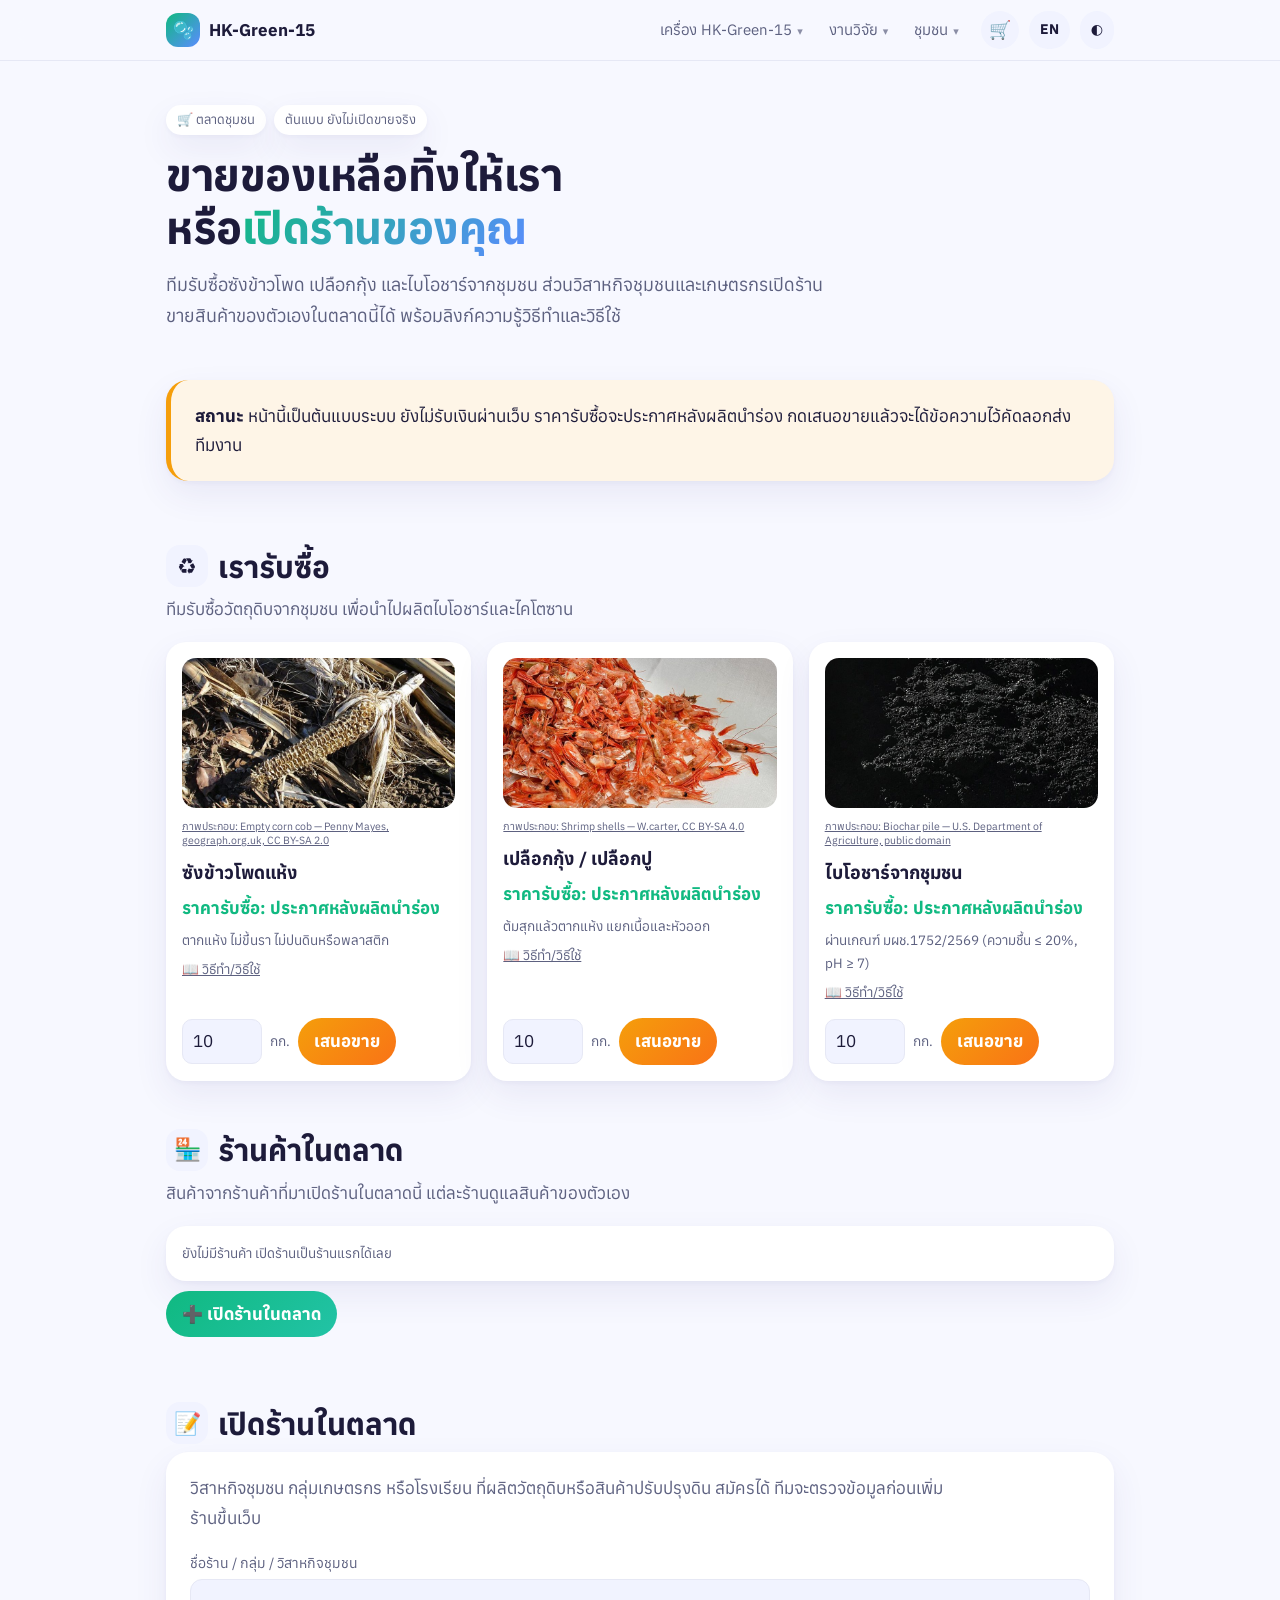
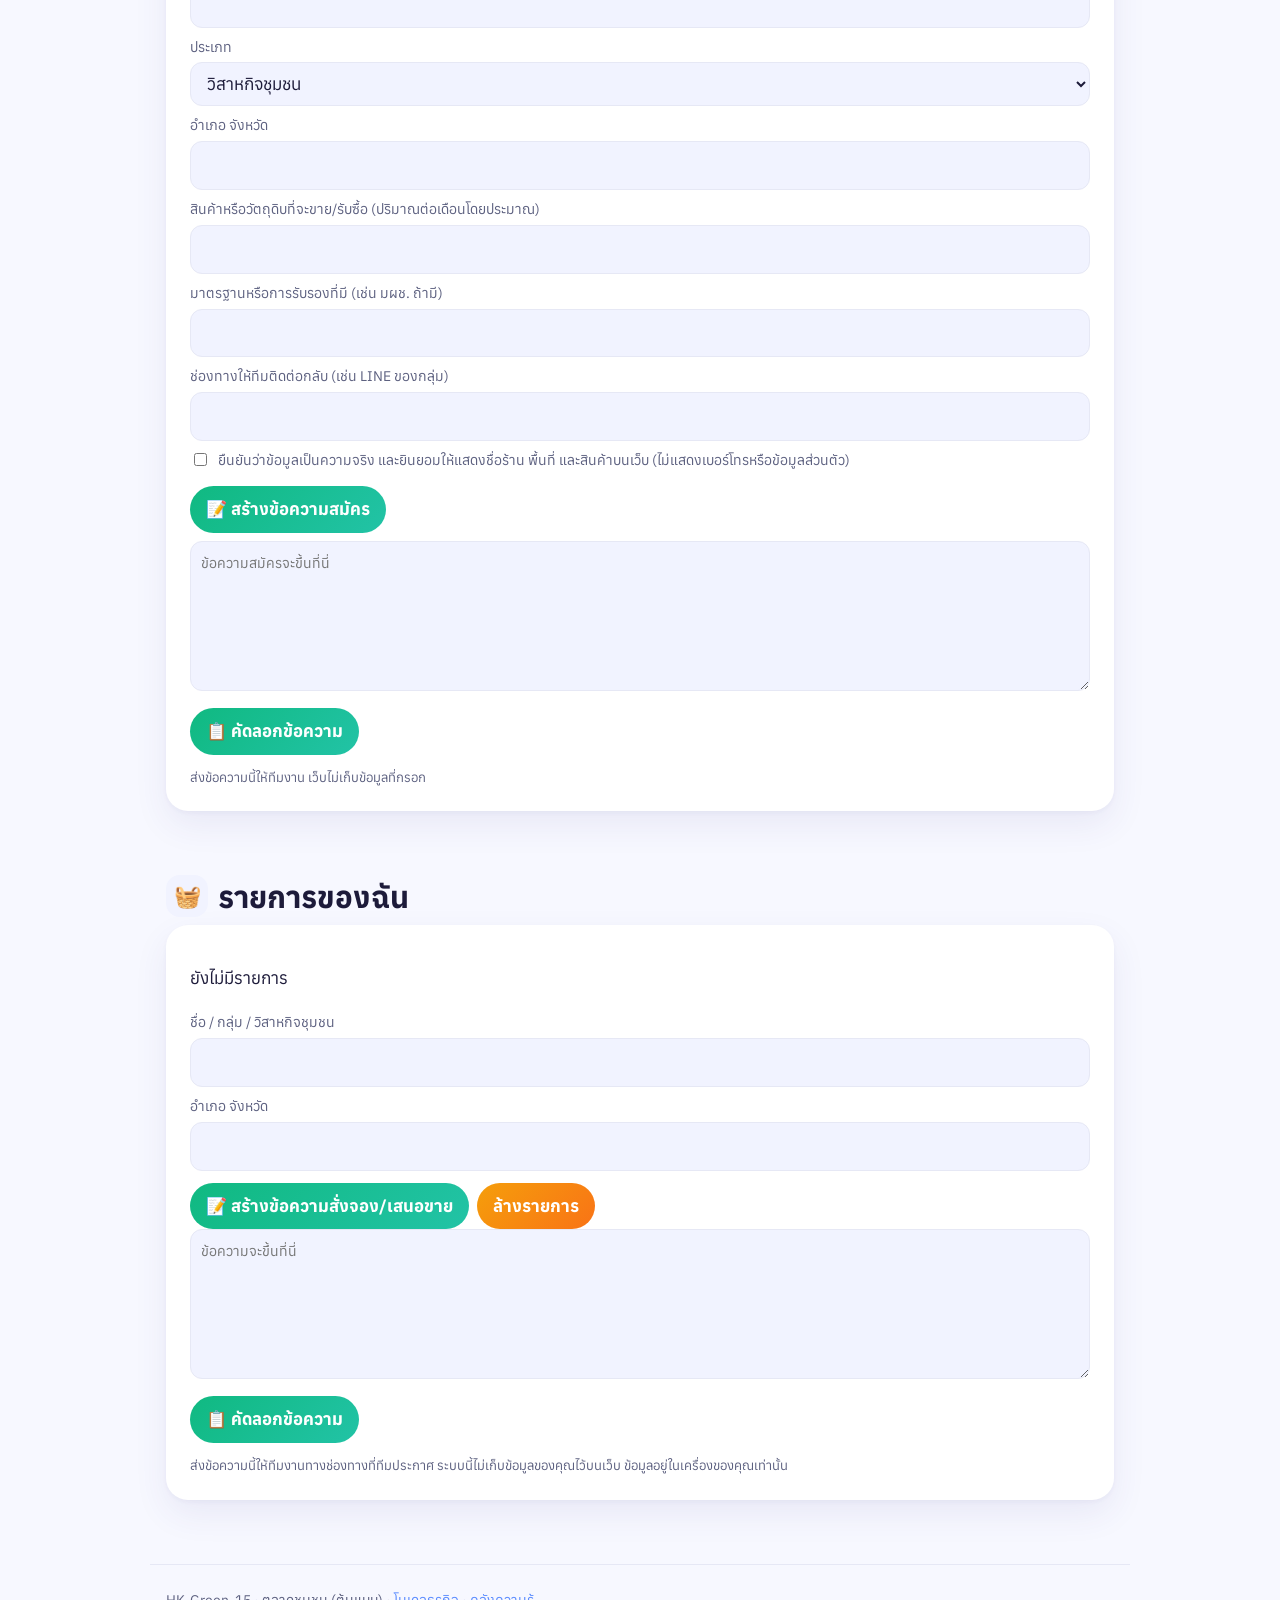
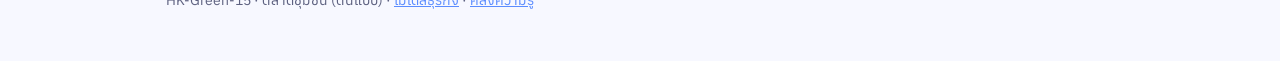
<file: market.html>
<!doctype html>
<html lang="th">
<head>
<meta charset="utf-8">
<meta name="viewport" content="width=device-width, initial-scale=1">
<link rel="manifest" href="manifest.webmanifest"><meta name="theme-color" content="#10b981"><link rel="icon" href="icons/icon-192.png"><link rel="apple-touch-icon" href="icons/apple-touch-icon.png">
<title>ตลาดชุมชน</title>
<meta name="description" content="ตลาดชุมชน HK-Green-15: รับซื้อซังข้าวโพดและเปลือกกุ้งจากชุมชน และสั่งจองไบโอชาร์กับเม็ดอุ้มน้ำ (ต้นแบบ)">
<link rel="preconnect" href="https://fonts.googleapis.com"><link rel="preconnect" href="https://fonts.gstatic.com" crossorigin>
<link href="https://fonts.googleapis.com/css2?family=Anuphan:wght@400;500;600;700&display=swap" rel="stylesheet">
<style>
:root {
  --bg: #f7f8ff; --panel: #fff; --panel2: #f1f3ff; --line: #e6e8f5; --text: #1d1b3a; --muted: #5d6180;
  --accent: #10b981; --accent2: #22c3a6; --sky: #5b8cff; --grape: #8b5cf6; --sun: #ffc23d; --bad: #ef4444; --char: #3a3a46;
  --shadow: 0 2px 4px rgba(60, 50, 140, .04), 0 14px 34px rgba(60, 50, 140, .08); --r: 22px;
}
@media (prefers-color-scheme: dark) { :root:not([data-theme="light"]) {
  --bg: #13122a; --panel: #1c1b38; --panel2: #25244a; --line: #302f58; --text: #eeeefe; --muted: #a3a2cc; --char: #c9c9da; --shadow: 0 1px 2px rgba(0,0,0,.3); } }
:root[data-theme="dark"] { --bg: #13122a; --panel: #1c1b38; --panel2: #25244a; --line: #302f58; --text: #eeeefe; --muted: #a3a2cc; --char: #c9c9da; --shadow: 0 1px 2px rgba(0,0,0,.3); }
* { box-sizing: border-box; }
html { scroll-behavior: smooth; }
body { margin: 0; overflow-wrap: break-word; background: var(--bg); color: var(--text); font: 17px/1.7 "Anuphan", system-ui, sans-serif; -webkit-font-smoothing: antialiased; }
a { color: var(--sky); }
.wrap { max-width: 980px; margin: 0 auto; padding: 0 16px; min-width: 0; }
html { overflow-x: hidden; }
td:first-child { min-width: 92px; }
nav { position: sticky; top: 0; z-index: 20; backdrop-filter: blur(14px); background: color-mix(in srgb, var(--bg) 85%, transparent); border-bottom: 1px solid var(--line); }
nav .wrap { display: flex; align-items: center; gap: 10px; height: 60px; }
.brand { display: flex; align-items: center; gap: 9px; font-weight: 700; color: var(--text); text-decoration: none; white-space: nowrap; }
.logo { width: 34px; height: 34px; border-radius: 12px; display: grid; place-items: center; background: linear-gradient(135deg, var(--accent), var(--sky)); }
.links { display: flex; gap: 2px; margin-left: auto; overflow-x: auto; scrollbar-width: none; min-width: 0; }
.links a { white-space: nowrap; padding: 6px 11px; border-radius: 999px; color: var(--muted); font-size: 15px; text-decoration: none; }
.links a:hover { background: var(--panel2); color: var(--text); }
.tbtn { border: 0; cursor: pointer; font: inherit; font-weight: 700; font-size: 14px; padding: 7px 11px; border-radius: 999px; background: var(--panel2); color: var(--text); }
header { padding: 34px 0 10px; }
h1 { font-size: clamp(28px, 6vw, 44px); line-height: 1.2; margin: 0 0 10px; letter-spacing: -.01em; }
h1 em { font-style: normal; background: linear-gradient(135deg, var(--accent), var(--sky)); -webkit-background-clip: text; background-clip: text; color: transparent; }
.lead { color: var(--muted); font-size: 18px; margin: 0 0 18px; max-width: 720px; }
.chips { display: flex; flex-wrap: wrap; gap: 8px; margin: 0 0 8px; }
.chip { font-size: 13px; padding: 4px 11px; border-radius: 999px; background: var(--panel); box-shadow: var(--shadow); color: var(--muted); }
section { padding: 26px 0 8px; }
h2 { font-size: clamp(22px, 4.5vw, 30px); line-height: 1.3; margin: 0 0 6px; display: flex; gap: 10px; align-items: center; }
h2 .ic { width: 42px; height: 42px; flex: none; border-radius: 14px; display: grid; place-items: center; font-size: 22px; background: var(--panel2); }
h3 { font-size: 19px; margin: 18px 0 6px; }
.sub { color: var(--muted); margin: 0 0 14px; }
.card { background: var(--panel); border-radius: var(--r); box-shadow: var(--shadow); padding: 18px 20px; margin: 12px 0; }
.grid2 { display: grid; grid-template-columns: repeat(auto-fit, minmax(260px, 1fr)); gap: 12px; }
ol.steps { list-style: none; counter-reset: s; padding: 0; margin: 6px 0; }
ol.steps > li { counter-increment: s; position: relative; padding: 4px 0 12px 48px; }
ol.steps > li::before { content: counter(s); position: absolute; left: 0; top: 2px; width: 34px; height: 34px; border-radius: 11px; display: grid; place-items: center;
  font-weight: 700; color: #fff; background: linear-gradient(135deg, var(--accent), var(--accent2)); }
ol.steps.char > li::before { background: linear-gradient(135deg, #4b4b5c, #22222c); }
ol.steps.shell > li::before { background: linear-gradient(135deg, #ff8a5c, #ff5e7a); }
b.k { color: var(--accent); }
.warn { border-left: 5px solid var(--bad); background: color-mix(in srgb, var(--bad) 8%, var(--panel)); }
.tip { border-left: 5px solid var(--sun); background: color-mix(in srgb, var(--sun) 10%, var(--panel)); }
.ok { border-left: 5px solid var(--accent); background: color-mix(in srgb, var(--accent) 8%, var(--panel)); }
.src { font-size: 13px; color: var(--muted); margin-top: 8px; }
table { width: 100%; border-collapse: collapse; font-size: 15px; }
th, td { text-align: left; padding: 8px 10px; border-bottom: 1px solid var(--line); vertical-align: top; }
th { color: var(--muted); font-weight: 600; font-size: 14px; }
.tw { overflow-x: auto; }
.calc label { display: block; font-size: 14px; color: var(--muted); margin: 8px 0 3px; }
.calc input { width: 100%; font: inherit; padding: 10px 12px; border-radius: 12px; border: 1px solid var(--line); background: var(--panel2); color: var(--text); }
.out { margin-top: 12px; padding: 12px 14px; border-radius: 14px; background: var(--panel2); font-weight: 600; min-height: 50px; }
.pass { color: var(--accent); } .fail { color: var(--bad); }
.flow { display: flex; flex-wrap: wrap; gap: 6px; align-items: center; margin: 6px 0 4px; font-size: 14px; }
.flow span { background: var(--panel2); padding: 5px 10px; border-radius: 10px; }
.flow i { font-style: normal; color: var(--muted); }
.hero-ill { margin: 8px 0 0; background: var(--panel); border-radius: var(--r); box-shadow: var(--shadow); padding: 10px 8px 4px; }
.hero-ill svg { width: 100%; height: auto; display: block; }
.split { display: grid; grid-template-columns: 220px 1fr; gap: 14px; align-items: start; }
.kiln { margin: 0; } .kiln svg { width: 100%; height: auto; }
@media (max-width: 640px) { .split { grid-template-columns: 1fr; } .kiln { max-width: 220px; margin: 0 auto; } }
.photo2 { display: grid; grid-template-columns: repeat(auto-fit, minmax(260px, 1fr)); gap: 12px; margin: 10px 0; }
.ph { margin: 0; background: var(--panel); border-radius: var(--r); box-shadow: var(--shadow); overflow: hidden; }
.ph img { width: 100%; height: 220px; object-fit: cover; display: block; background: #fff; }
.ph figcaption { font-size: 14px; color: var(--muted); padding: 8px 12px 10px; }
img.chart { width: 100%; height: auto; display: block; border-radius: 12px; background: #fff; margin: 8px 0; }
.grid4 { display: grid; grid-template-columns: repeat(auto-fit, minmax(190px, 1fr)); gap: 10px; margin-top: 8px; }
.mini { background: var(--panel2); border-radius: 14px; padding: 10px 12px; font-size: 15px; }
.mini b { display: inline-grid; place-items: center; width: 26px; height: 26px; border-radius: 9px; margin-right: 6px; color: #fff; background: linear-gradient(135deg, var(--accent), var(--sky)); }
.stats { display: grid; grid-template-columns: repeat(auto-fit, minmax(200px, 1fr)); gap: 10px; margin: 12px 0 4px; }
.stat { background: var(--panel); border-radius: 18px; box-shadow: var(--shadow); padding: 12px 16px; }
.stat b { display: block; font-size: 30px; line-height: 1.1; background: linear-gradient(135deg, var(--accent), var(--sky)); -webkit-background-clip: text; background-clip: text; color: transparent; }
.stat span { font-size: 14px; color: var(--muted); }
footer { color: var(--muted); font-size: 14px; padding: 30px 0 40px; border-top: 1px solid var(--line); margin-top: 30px; }
@media print { nav, .calc, .tbtn, #community .grid4 { display: none !important; } body { background: #fff; font-size: 13px; }
  .card, .hero-ill, .stat, .ph { box-shadow: none; border: 1px solid #ddd; break-inside: avoid; } section { break-inside: auto; } h2 { break-after: avoid; } }
.chain { display: grid; grid-template-columns: 1fr auto 1fr auto 1fr auto 1fr; align-items: stretch; gap: 6px; }
.st { border-radius: 18px; padding: 14px 10px; text-align: center; font-size: 15px; color: #1d1b3a; }
.st b { display: block; font-size: 17px; margin: 2px 0 4px; } .st .e { font-size: 30px; display: block; }
.arw { display: grid; place-items: center; color: var(--accent); font-size: 26px; font-weight: 800; }
@media (max-width: 760px) { .chain { grid-template-columns: 1fr; } .arw { transform: rotate(90deg); height: 26px; } }
.money { margin-top: 12px; border: 2px dashed #e5484d; border-radius: 16px; padding: 10px 14px; color: #e5484d; font-weight: 600; text-align: center; }
.inc { display: grid; grid-template-columns: repeat(auto-fit, minmax(200px, 1fr)); gap: 10px; margin-top: 10px; }
.inc div { background: color-mix(in srgb, #e5484d 9%, var(--panel)); border-radius: 16px; padding: 12px 14px; }
.inc b { display: inline-grid; place-items: center; width: 28px; height: 28px; border-radius: 9px; background: #e5484d; color: #fff; margin-right: 8px; }
.canvas { display: grid; grid-template-columns: repeat(auto-fit, minmax(240px, 1fr)); gap: 10px; }
.cv { background: var(--panel); border-radius: 18px; box-shadow: var(--shadow); padding: 14px 16px; font-size: 15.5px; }
.cv h3 { margin: 0 0 4px; font-size: 17px; color: var(--accent); }
.stats { display: grid; grid-template-columns: repeat(auto-fit, minmax(180px, 1fr)); gap: 10px; }
.stat { background: var(--panel); border-radius: 18px; box-shadow: var(--shadow); padding: 12px 16px; }
.stat b { display: block; font-size: 30px; line-height: 1.1; background: linear-gradient(135deg, var(--accent), var(--sky)); -webkit-background-clip: text; background-clip: text; color: transparent; }
.stat span { font-size: 14px; color: var(--muted); }
.sdg { display: flex; flex-wrap: wrap; gap: 8px; } .sdg span { color: #fff; font-weight: 700; font-size: 14px; border-radius: 10px; padding: 6px 12px; }
.prob li { margin: 4px 0; } .prob b { color: #e5484d; }
.ph { margin: 0; } .ph img { width: 100%; border-radius: 16px; display: block; }
.dl { display: inline-flex; gap: 8px; align-items: center; padding: 10px 18px; border-radius: 999px; background: linear-gradient(135deg, var(--accent), var(--accent2)); color: #fff; font-weight: 700; text-decoration: none; }
table.imp { width: 100%; border-collapse: collapse; font-size: 15px; } table.imp th, table.imp td { text-align: left; padding: 8px 10px; border-bottom: 1px solid var(--line); vertical-align: top; } table.imp th { color: var(--muted); font-size: 14px; }
.lb { display: block; font-size: 14px; color: var(--muted); margin: 8px 0 3px; }
.in { width: 100%; font: inherit; padding: 9px 12px; border-radius: 12px; border: 1px solid var(--line); background: var(--panel2); color: var(--text); }
.out2 { margin-top: 14px; padding: 12px 14px; border-radius: 14px; background: var(--panel2); font-weight: 600; line-height: 1.8; }
.phd { display: grid; grid-template-columns: auto 1fr; gap: 14px; align-items: center; margin-bottom: 8px; }
.phd .n { width: 46px; height: 46px; border-radius: 15px; display: grid; place-items: center; font-weight: 800; font-size: 20px; color: #fff; background: linear-gradient(135deg, var(--accent), var(--sky)); }
table.t { width: 100%; border-collapse: collapse; font-size: 15px; } table.t th, table.t td { text-align: left; padding: 8px 10px; border-bottom: 1px solid var(--line); vertical-align: top; }
table.t th { color: var(--muted); font-size: 14px; font-weight: 600; } .tw { overflow-x: auto; }
.tags { display: flex; flex-wrap: wrap; gap: 6px; margin: 6px 0; } .tags span { font-size: 14px; padding: 4px 11px; border-radius: 999px; background: var(--panel2); }
.grid-pots { display: grid; gap: 6px; margin-top: 10px; }
.pot { border-radius: 10px; padding: 6px 4px; text-align: center; font-size: 12px; line-height: 1.3; color: #1d1b3a; }
.ctl { display: flex; flex-wrap: wrap; gap: 8px; align-items: center; margin: 8px 0; }
.ctl select, .ctl button { font: inherit; font-size: 15px; padding: 8px 12px; border-radius: 12px; border: 1px solid var(--line); background: var(--panel2); color: var(--text); cursor: pointer; }
.ctl button.go { background: linear-gradient(135deg, var(--accent), var(--accent2)); color: #fff; border: 0; font-weight: 700; }
.legend { display: flex; flex-wrap: wrap; gap: 10px; font-size: 13px; color: var(--muted); margin-top: 8px; } .legend i { display: inline-block; width: 12px; height: 12px; border-radius: 4px; margin-right: 4px; vertical-align: -1px; }
.mk { display: grid; grid-template-columns: repeat(auto-fit, minmax(240px, 1fr)); gap: 12px; }
.it { background: var(--panel); border-radius: 20px; box-shadow: var(--shadow); padding: 16px; display: flex; flex-direction: column; gap: 6px; }
.it .em { font-size: 40px; line-height: 1; } .it h3 { margin: 4px 0 0; font-size: 18px; }
.it .pr { font-weight: 700; color: var(--accent); } .it .nt { font-size: 13.5px; color: var(--muted); }
.it .row { margin-top: auto; display: flex; gap: 8px; align-items: center; padding-top: 8px; }
.it input { width: 80px; font: inherit; padding: 7px 10px; border-radius: 10px; border: 1px solid var(--line); background: var(--panel2); color: var(--text); }
.btn2 { border: 0; cursor: pointer; font: inherit; font-weight: 700; padding: 9px 16px; border-radius: 999px; background: linear-gradient(135deg, var(--accent), var(--accent2)); color: #fff; }
.btn2.alt { background: linear-gradient(135deg, #f59e0b, #f97316); }
.badge { display: inline-block; font-size: 12px; font-weight: 700; padding: 2px 9px; border-radius: 999px; background: var(--panel2); }
#cart table { width: 100%; border-collapse: collapse; font-size: 15px; } #cart td, #cart th { padding: 8px; border-bottom: 1px solid var(--line); text-align: left; }
#cart textarea { width: 100%; min-height: 150px; font: inherit; font-size: 14px; padding: 10px; border-radius: 12px; border: 1px solid var(--line); background: var(--panel2); color: var(--text); }
#cart .lb { display: block; font-size: 14px; color: var(--muted); margin: 8px 0 3px; } #cart input.in { width: 100%; font: inherit; padding: 9px 12px; border-radius: 12px; border: 1px solid var(--line); background: var(--panel2); color: var(--text); }
.warnb { border-left: 5px solid #f59e0b; background: color-mix(in srgb, #f59e0b 10%, var(--panel)); }
.it img.pimg { width: 100%; height: 150px; object-fit: cover; border-radius: 14px; }
select.in { width: 100%; font: inherit; padding: 9px 12px; border-radius: 12px; border: 1px solid var(--line); background: var(--panel2); color: var(--text); }
#apply textarea { width: 100%; min-height: 150px; font: inherit; font-size: 14px; padding: 10px; border-radius: 12px; border: 1px solid var(--line); background: var(--panel2); color: var(--text); margin-top: 8px; }
#apply .lb { display: block; font-size: 14px; color: var(--muted); margin: 8px 0 3px; } #apply input.in { width: 100%; font: inherit; padding: 9px 12px; border-radius: 12px; border: 1px solid var(--line); background: var(--panel2); color: var(--text); }
.simg { width: 100%; height: 170px; object-fit: contain; background: #fff; border-radius: 14px; }
.pf { margin: 0; } .pf figcaption { font-size: 10.5px; color: var(--muted); margin-top: 3px; line-height: 1.3; } .pf figcaption a { color: inherit; }
</style>
<script src="farm_i18n.js"></script>
<script src="site_nav.js" defer></script>
<link rel="stylesheet" href="site.css">
</head>
<body>
<nav><div class="wrap">
  <a class="brand" href="index.html"><span class="logo">🫧</span>HK-Green-15</a>
  <div class="links"></div>
  <button class="tbtn" id="lang" title="ภาษา / Language" aria-label="ภาษา / Language">EN</button>
  <button class="tbtn" id="themeBtn" title="สว่าง / มืด" aria-label="สว่าง / มืด">◐</button>
</div></nav>

<header class="wrap">
  <div class="chips"><span class="chip">🛒 ตลาดชุมชน</span><span class="chip">ต้นแบบ ยังไม่เปิดขายจริง</span></div>
  <h1>ขายของเหลือทิ้งให้เรา<br>หรือ<em>เปิดร้านของคุณ</em></h1>
  <p class="lead">ทีมรับซื้อซังข้าวโพด เปลือกกุ้ง และไบโอชาร์จากชุมชน ส่วนวิสาหกิจชุมชนและเกษตรกรเปิดร้านขายสินค้าของตัวเองในตลาดนี้ได้ พร้อมลิงก์ความรู้วิธีทำและวิธีใช้</p>
</header>
<main class="wrap">
<section><div class="card warnb"><b>สถานะ</b> หน้านี้เป็นต้นแบบระบบ ยังไม่รับเงินผ่านเว็บ ราคารับซื้อจะประกาศหลังผลิตนำร่อง กดเสนอขายแล้วจะได้ข้อความไว้คัดลอกส่งทีมงาน</div></section>

<section id="buy"><h2><span class="ic">♻️</span>เรารับซื้อ</h2><p class="sub">ทีมรับซื้อวัตถุดิบจากชุมชน เพื่อนำไปผลิตไบโอชาร์และไคโตซาน</p><div class="mk" id="buyList"></div></section>
<section id="shop"><h2><span class="ic">🏪</span>ร้านค้าในตลาด</h2><p class="sub">สินค้าจากร้านค้าที่มาเปิดร้านในตลาดนี้ แต่ละร้านดูแลสินค้าของตัวเอง</p><div class="mk" id="shopList"></div><p style="margin-top:10px"><a class="btn2" href="#apply" style="text-decoration:none;display:inline-block">➕ เปิดร้านในตลาด</a></p></section>

<section id="apply"><h2><span class="ic">📝</span>เปิดร้านในตลาด</h2><div class="card">
  <p class="sub" style="margin-top:0">วิสาหกิจชุมชน กลุ่มเกษตรกร หรือโรงเรียน ที่ผลิตวัตถุดิบหรือสินค้าปรับปรุงดิน สมัครได้ ทีมจะตรวจข้อมูลก่อนเพิ่มร้านขึ้นเว็บ</p>
  <label class="lb" for="apName">ชื่อร้าน / กลุ่ม / วิสาหกิจชุมชน</label><input class="in" id="apName" autocomplete="off">
  <label class="lb" for="apType">ประเภท</label><select class="in" id="apType"><option>วิสาหกิจชุมชน</option><option>กลุ่มเกษตรกร</option><option>โรงเรียน / สถานศึกษา</option><option>เกษตรกรรายบุคคล</option><option>อื่น ๆ</option></select>
  <label class="lb" for="apArea">อำเภอ จังหวัด</label><input class="in" id="apArea" autocomplete="off">
  <label class="lb" for="apItems">สินค้าหรือวัตถุดิบที่จะขาย/รับซื้อ (ปริมาณต่อเดือนโดยประมาณ)</label><input class="in" id="apItems" autocomplete="off">
  <label class="lb" for="apStd">มาตรฐานหรือการรับรองที่มี (เช่น มผช. ถ้ามี)</label><input class="in" id="apStd" autocomplete="off">
  <label class="lb" for="apContact">ช่องทางให้ทีมติดต่อกลับ (เช่น LINE ของกลุ่ม)</label><input class="in" id="apContact" autocomplete="off">
  <label class="lb" style="display:flex;gap:8px;align-items:flex-start"><input type="checkbox" id="apOk" style="margin-top:4px"> ยืนยันว่าข้อมูลเป็นความจริง และยินยอมให้แสดงชื่อร้าน พื้นที่ และสินค้าบนเว็บ (ไม่แสดงเบอร์โทรหรือข้อมูลส่วนตัว)</label>
  <button class="btn2" id="apMk" style="margin-top:10px">📝 สร้างข้อความสมัคร</button>
  <textarea id="apMsg" readonly placeholder="ข้อความสมัครจะขึ้นที่นี่"></textarea>
  <button class="btn2" id="apCp" style="margin-top:8px">📋 คัดลอกข้อความ</button>
  <p class="src">ส่งข้อความนี้ให้ทีมงาน เว็บไม่เก็บข้อมูลที่กรอก</p></div></section>

<section id="cart"><h2><span class="ic">🧺</span>รายการของฉัน</h2><div class="card">
  <div id="cartBody"></div>
  <label class="lb" for="cname">ชื่อ / กลุ่ม / วิสาหกิจชุมชน</label><input class="in" id="cname" autocomplete="off">
  <label class="lb" for="carea">อำเภอ จังหวัด</label><input class="in" id="carea" autocomplete="off">
  <div style="display:flex;gap:8px;flex-wrap:wrap;margin-top:12px"><button class="btn2" id="mk">📝 สร้างข้อความสั่งจอง/เสนอขาย</button><button class="btn2 alt" id="clr">ล้างรายการ</button></div>
  <textarea id="msg" readonly placeholder="ข้อความจะขึ้นที่นี่"></textarea>
  <button class="btn2" id="cp" style="margin-top:8px">📋 คัดลอกข้อความ</button>
  <p class="src">ส่งข้อความนี้ให้ทีมงานทางช่องทางที่ทีมประกาศ ระบบนี้ไม่เก็บข้อมูลของคุณไว้บนเว็บ ข้อมูลอยู่ในเครื่องของคุณเท่านั้น</p></div></section>
</main>
<footer class="wrap">HK-Green-15 · ตลาดชุมชน (ต้นแบบ) · <a href="business.html">โมเดลธุรกิจ</a> · <a href="learn.html">คลังความรู้</a></footer>
<script>
(function () {
  const T = (th, en) => (window.tr ? window.tr(th, en) : th);
  let SHOPS = [], ITEMS = [];
  const KEY = 'hk15_cart', get = () => { try { return JSON.parse(localStorage.getItem(KEY) || '{}'); } catch (e) { return {}; } };
  const put = (c) => { try { localStorage.setItem(KEY, JSON.stringify(c)); } catch (e) {} window.dispatchEvent(new Event('hkcart')); };
  function cards() {
    ['buy', 'shop'].forEach((side) => {
      const box = document.getElementById(side + 'List'); box.innerHTML = '';
      if (!ITEMS.some((i) => i.side === side)) box.innerHTML = '<div class="it"><span class="nt">' + T('ยังไม่มีร้านค้า เปิดร้านเป็นร้านแรกได้เลย', 'No shops yet — be the first to open one') + '</span></div>';
      ITEMS.filter((i) => i.side === side).forEach((i) => {
        const d = document.createElement('div'); d.className = 'it';
        d.innerHTML = `${i.img ? `<figure class="pf"><img class="pimg" src="${i.img}" alt="${T(i.th, i.en)}" loading="lazy">${i.credit ? `<figcaption><a href="${i.credit_url}" target="_blank" rel="noopener">${T('ภาพประกอบ: ', 'Photo: ')}${i.credit}</a></figcaption>` : ''}</figure>` : `<div class="em">${i.em}</div>`}${i.shop.official ? '' : `<span class="badge">🏪 ${T(i.shop.th, i.shop.en)}</span>`}<h3>${T(i.th, i.en)}</h3><span class="pr">${side === 'buy' ? T('ราคารับซื้อ: ประกาศหลังผลิตนำร่อง', 'Buying price: announced after the pilot') : T('ราคา: สอบถามร้าน', 'Price: ask the shop')}</span>
          <span class="nt">${T(i.nt[0], i.nt[1])}</span><a class="nt" href="${i.learn}">📖 ${T('วิธีทำ/วิธีใช้', 'How to make / use')}</a>
          <div class="row"><input type="number" min="1" value="${side === 'buy' ? 10 : 1}" aria-label="qty"><span class="nt">${T(i.unit[0], i.unit[1])}</span>
          <button class="btn2${side === 'buy' ? ' alt' : ''}">${side === 'buy' ? T('เสนอขาย', 'Offer to sell') : T('ใส่รถเข็น', 'Add to cart')}</button></div>`;
        d.querySelector('button').onclick = () => { const q = Math.max(1, +d.querySelector('input').value || 1), c = get(); c[i.id] = (c[i.id] || 0) + q; put(c); list(); };
        box.appendChild(d);
      });
    });
  }
  function list() {
    const c = get(), ids = Object.keys(c).filter((k) => c[k] > 0 && ITEMS.find((x) => x.id === k)), b = document.getElementById('cartBody');
    if (!ids.length) { b.innerHTML = '<p class="nt">' + T('ยังไม่มีรายการ', 'Nothing yet') + '</p>'; return; }
    b.innerHTML = '<table><tr><th>' + T('รายการ', 'Item') + '</th><th>' + T('ประเภท', 'Type') + '</th><th>' + T('จำนวน', 'Qty') + '</th><th></th></tr>' + ids.map((k) => {
      const i = ITEMS.find((x) => x.id === k); return `<tr><td>${i.em} ${T(i.th, i.en)}<br>${i.shop.official ? '' : `<span class="nt">🏪 ${T(i.shop.th, i.shop.en)}</span>`}</td><td><span class="badge">${i.side === 'buy' ? T('เสนอขายให้ร้าน', 'Selling to the shop') : T('สั่งจอง', 'Pre-order')}</span></td><td>${c[k]} ${T(i.unit[0], i.unit[1])}</td><td><button class="sz" data-k="${k}" style="border:0;background:none;cursor:pointer">✕</button></td></tr>`;
    }).join('') + '</table>';
    b.querySelectorAll('button[data-k]').forEach((x) => x.onclick = () => { const c2 = get(); delete c2[x.dataset.k]; put(c2); list(); });
  }
  document.getElementById('mk').onclick = () => {
    const c = get(), ids = Object.keys(c).filter((k) => c[k] > 0 && ITEMS.find((x) => x.id === k)); if (!ids.length) return;
    const sell = ids.filter((k) => ITEMS.find((i) => i.id === k).side === 'buy'), buy = ids.filter((k) => ITEMS.find((i) => i.id === k).side === 'shop');
    const ln = (k) => { const i = ITEMS.find((x) => x.id === k); return '- ' + T(i.th, i.en) + ' ' + c[k] + ' ' + T(i.unit[0], i.unit[1]) + ' (' + T(i.shop.th, i.shop.en) + ')'; };
    let m = T('สวัสดีครับ/ค่ะ ทีม HK-Green-15', 'Hello HK-Green-15 team') + '\n' + T('จาก: ', 'From: ') + (document.getElementById('cname').value || '-') + ' (' + (document.getElementById('carea').value || '-') + ')\n';
    if (sell.length) m += '\n' + T('ต้องการเสนอขายวัตถุดิบ:', 'I would like to sell:') + '\n' + sell.map(ln).join('\n') + '\n';
    if (buy.length) m += '\n' + T('ต้องการสั่งจอง:', 'I would like to pre-order:') + '\n' + buy.map(ln).join('\n') + '\n';
    m += '\n' + T('รบกวนแจ้งราคาและวิธีส่ง/รับของครับ/ค่ะ', 'Please let me know the price and delivery/pick-up.');
    document.getElementById('msg').value = m;
  };
  document.getElementById('cp').onclick = () => { const t = document.getElementById('msg'); t.select(); try { navigator.clipboard.writeText(t.value); } catch (e) { document.execCommand('copy'); } };
  document.getElementById('clr').onclick = () => { put({}); list(); document.getElementById('msg').value = ''; };
  function shops() {
    const box = document.getElementById('shopsList'); box.innerHTML = '';
    SHOPS.forEach((sh) => { const d = document.createElement('div'); d.className = 'it';
      d.innerHTML = `${sh.img ? `<img class="simg" src="${sh.img}" alt="" loading="lazy">` : ''}<h3>🏪 ${T(sh.th, sh.en)} ${sh.official ? '<span class="badge">' + T('ทีมผู้จัดทำ', 'Project team') + '</span>' : ''}</h3><span class="nt">📍 ${T(sh.area_th, sh.area_en)}</span><span class="nt">${T(sh.desc_th, sh.desc_en)}</span><span class="nt">${sh.items.length} ${T('รายการ', 'items')}</span>`;
      box.appendChild(d); });
  }
  function all() { cards(); list(); }
  fetch('shops.json', { cache: 'no-store' }).then((r) => r.json()).then((j) => {
    SHOPS = j.shops || []; ITEMS = SHOPS.flatMap((sh) => sh.items.map((i) => ({ ...i, id: sh.id + ':' + i.id, shop: sh })));
    all();
  }).catch(() => { document.getElementById('shopList').textContent = T('โหลดรายการไม่ได้', 'Could not load the list'); });
  window.addEventListener('hklang', all);
  // shop application → message for the team (nothing is stored online)
  document.getElementById('apMk').onclick = () => {
    const v = (id) => document.getElementById(id).value.trim();
    if (!v('apName') || !v('apItems') || !document.getElementById('apOk').checked) { document.getElementById('apMsg').value = T('กรอกชื่อร้าน สินค้า และติ๊กยืนยันก่อน', 'Fill in the shop name and products, and tick the confirmation'); return; }
    document.getElementById('apMsg').value = T('ขอเปิดร้านในตลาดชุมชน', 'Request to open a shop in the community market') + '\n'
      + T('ชื่อร้าน/กลุ่ม: ', 'Shop / group: ') + v('apName') + '\n' + T('ประเภท: ', 'Type: ') + document.getElementById('apType').value + '\n'
      + T('อำเภอ จังหวัด: ', 'District, province: ') + (v('apArea') || '-') + '\n' + T('สินค้า/วัตถุดิบ: ', 'Products / materials: ') + v('apItems') + '\n'
      + T('มาตรฐาน/การรับรอง: ', 'Standards / certification: ') + (v('apStd') || '-') + '\n' + T('ช่องทางให้ทีมติดต่อกลับ: ', 'How the team can reach you: ') + (v('apContact') || '-') + '\n'
      + T('ยืนยันว่าข้อมูลเป็นความจริง และยินยอมให้ทีมแสดงชื่อร้าน พื้นที่ และสินค้าบนเว็บ', 'I confirm the information is true and agree that the team may show the shop name, area and products on the website');
  };
  document.getElementById('apCp').onclick = () => { const t = document.getElementById('apMsg'); t.select(); try { navigator.clipboard.writeText(t.value); } catch (e) { document.execCommand('copy'); } };
  const root = document.documentElement, TK = 'theme';
  try { const t = localStorage.getItem(TK); if (t) root.dataset.theme = t; } catch (e) {}
  document.getElementById('themeBtn').addEventListener('click', () => {
    const dark = root.dataset.theme ? root.dataset.theme === 'dark' : matchMedia('(prefers-color-scheme: dark)').matches;
    root.dataset.theme = dark ? 'light' : 'dark'; try { localStorage.setItem(TK, root.dataset.theme); } catch (e) {}
  });
})();
</script>
</body>
</html>
</file>
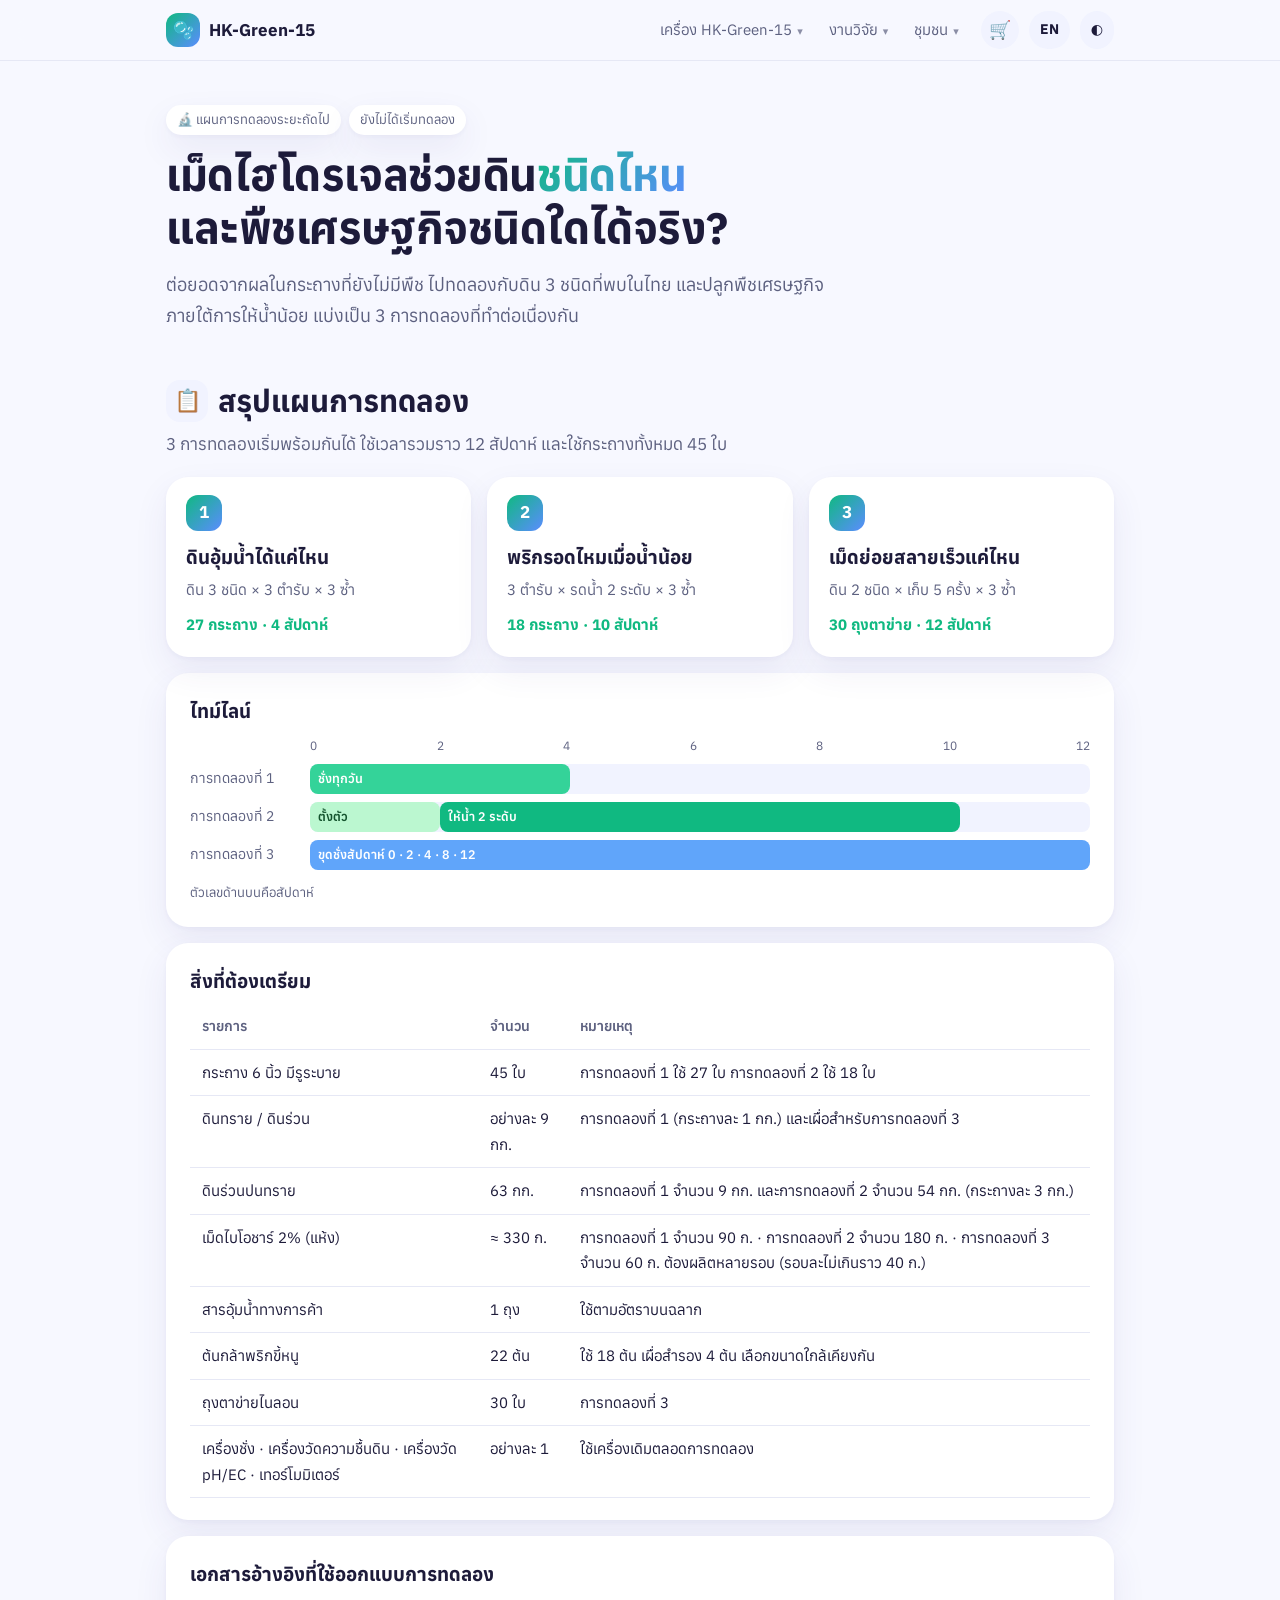
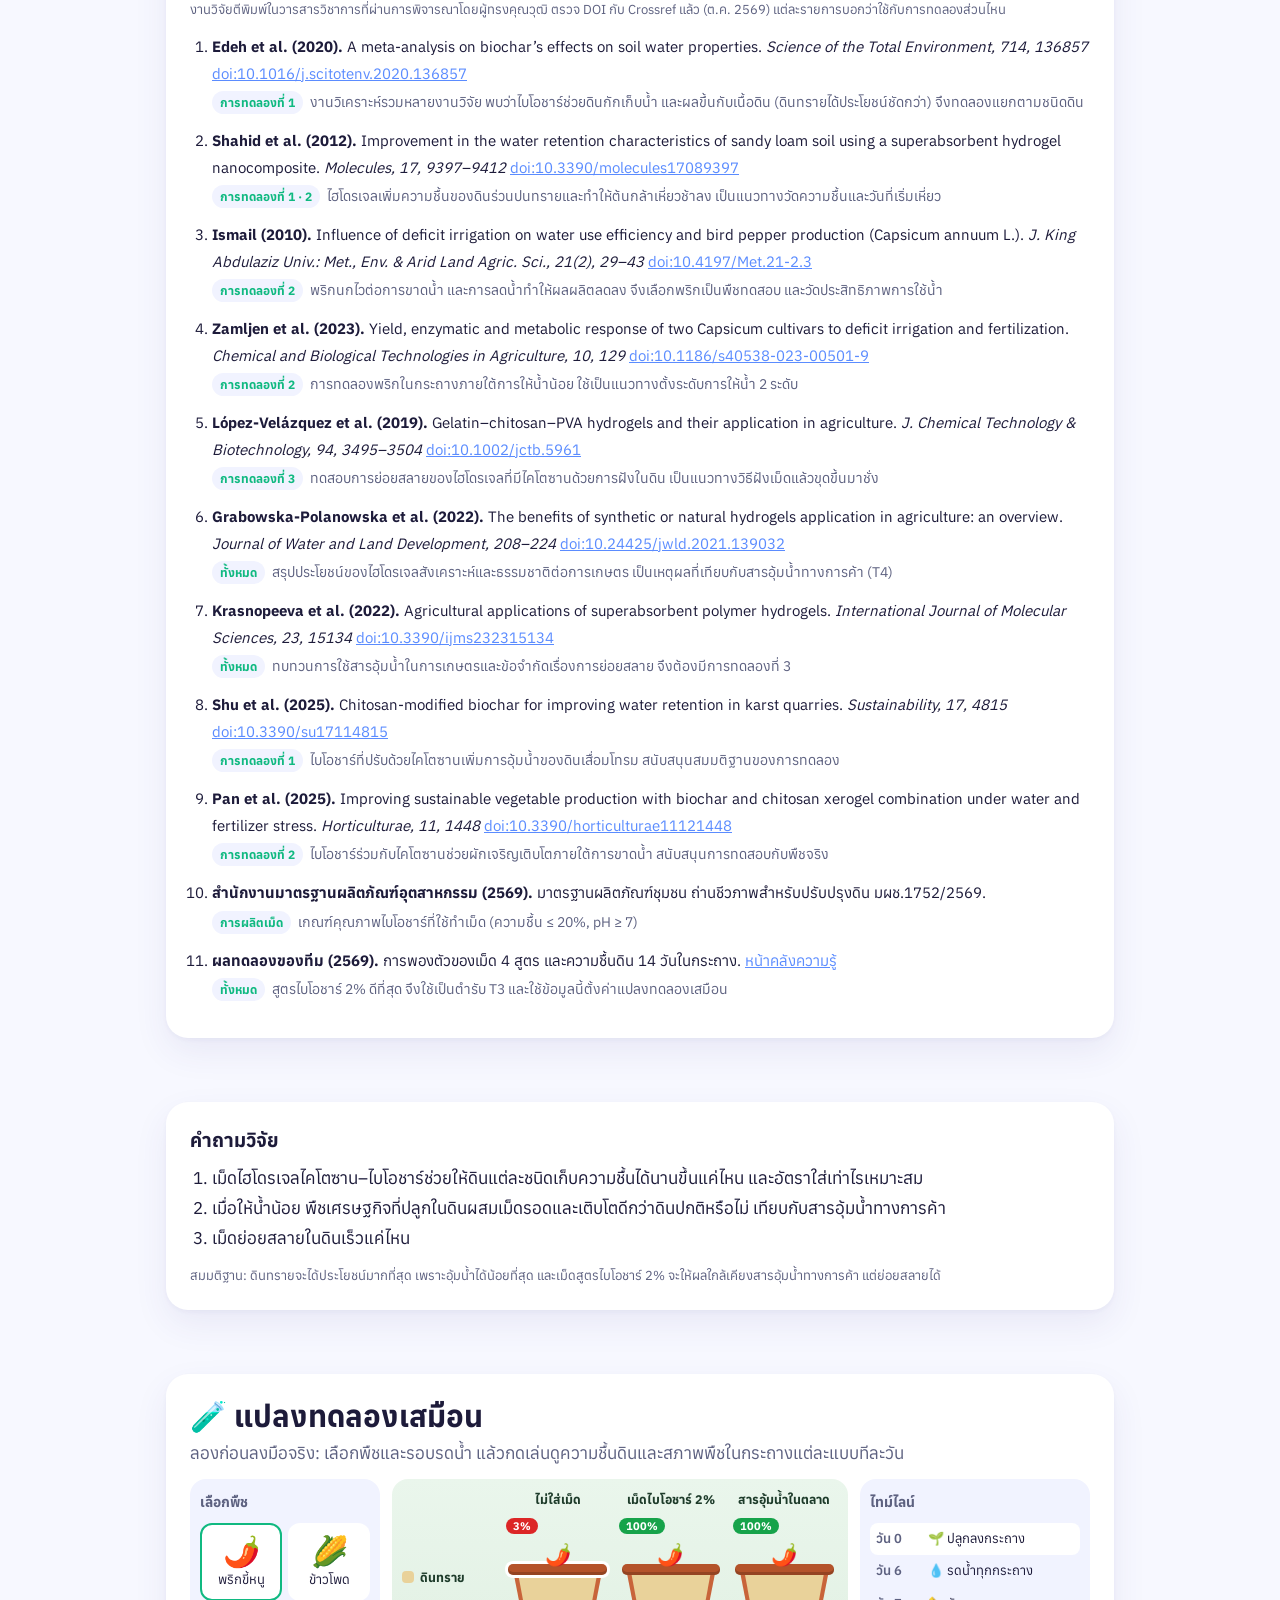
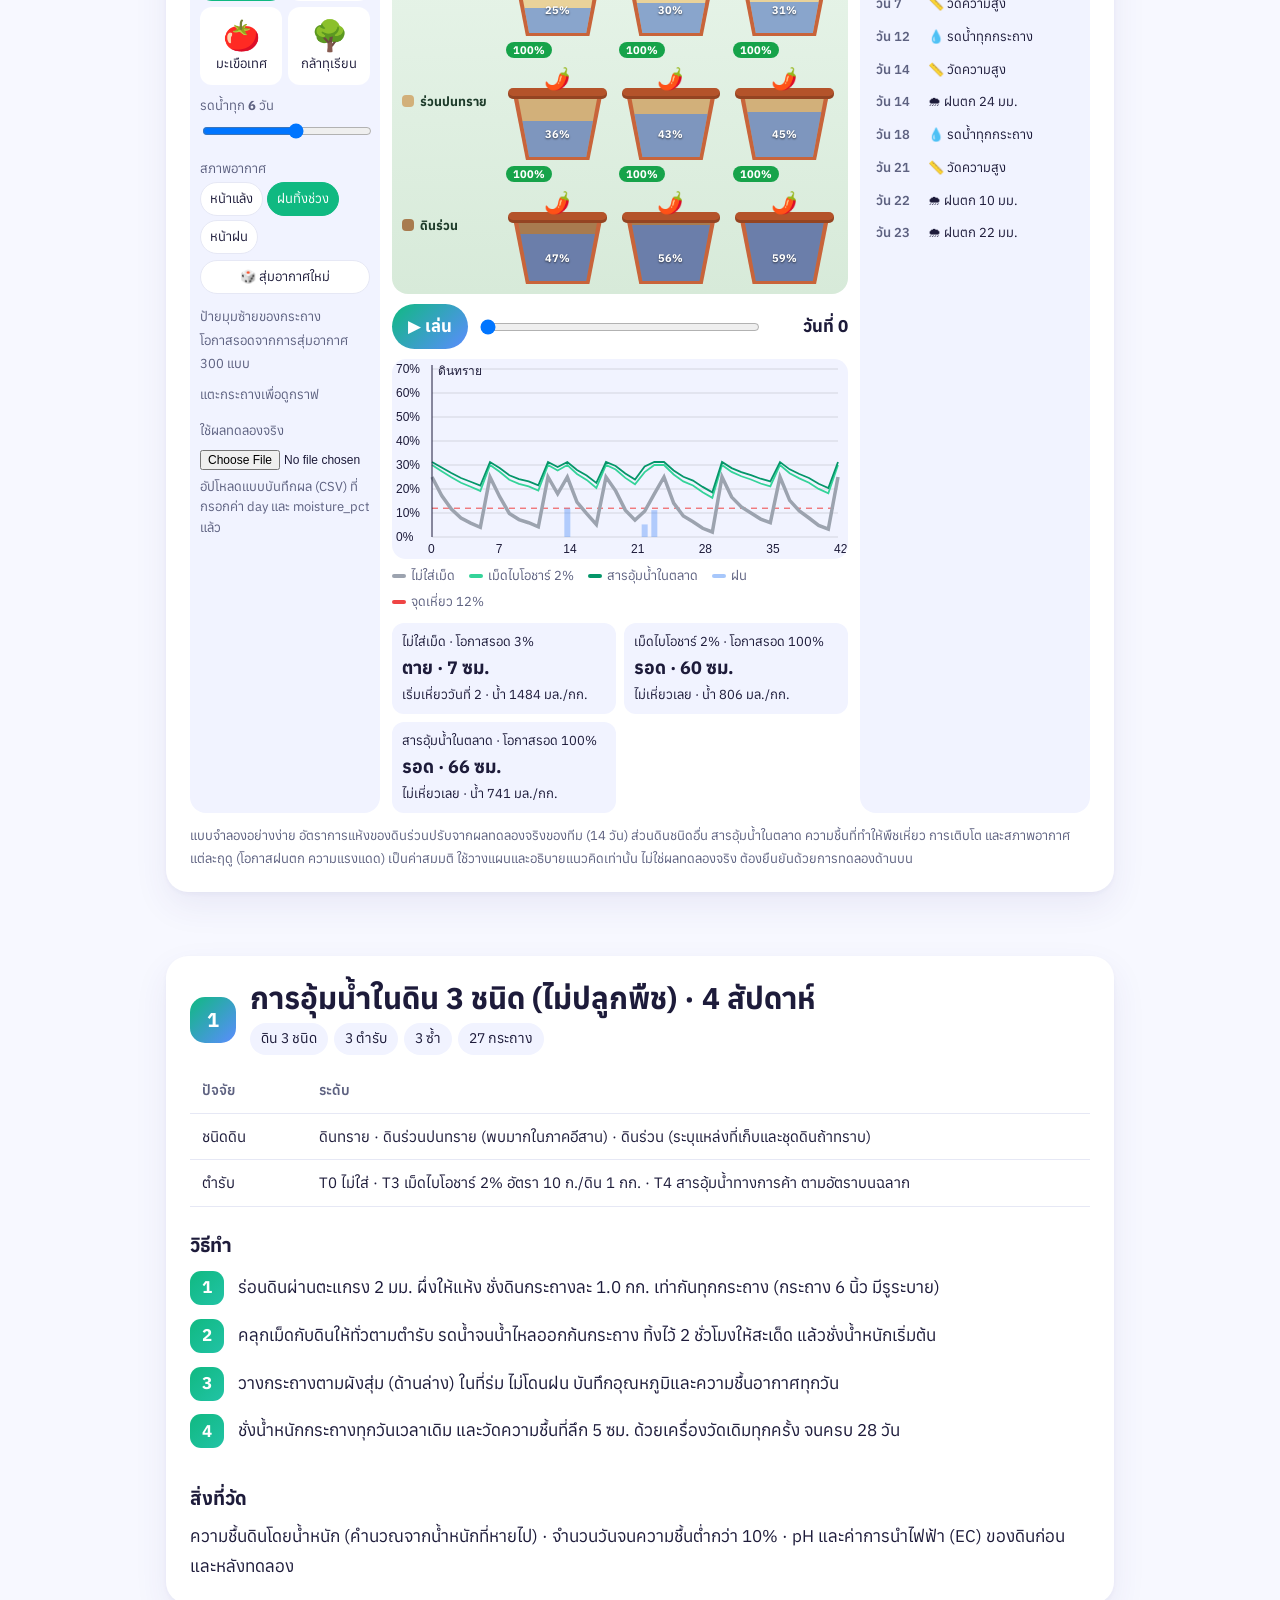
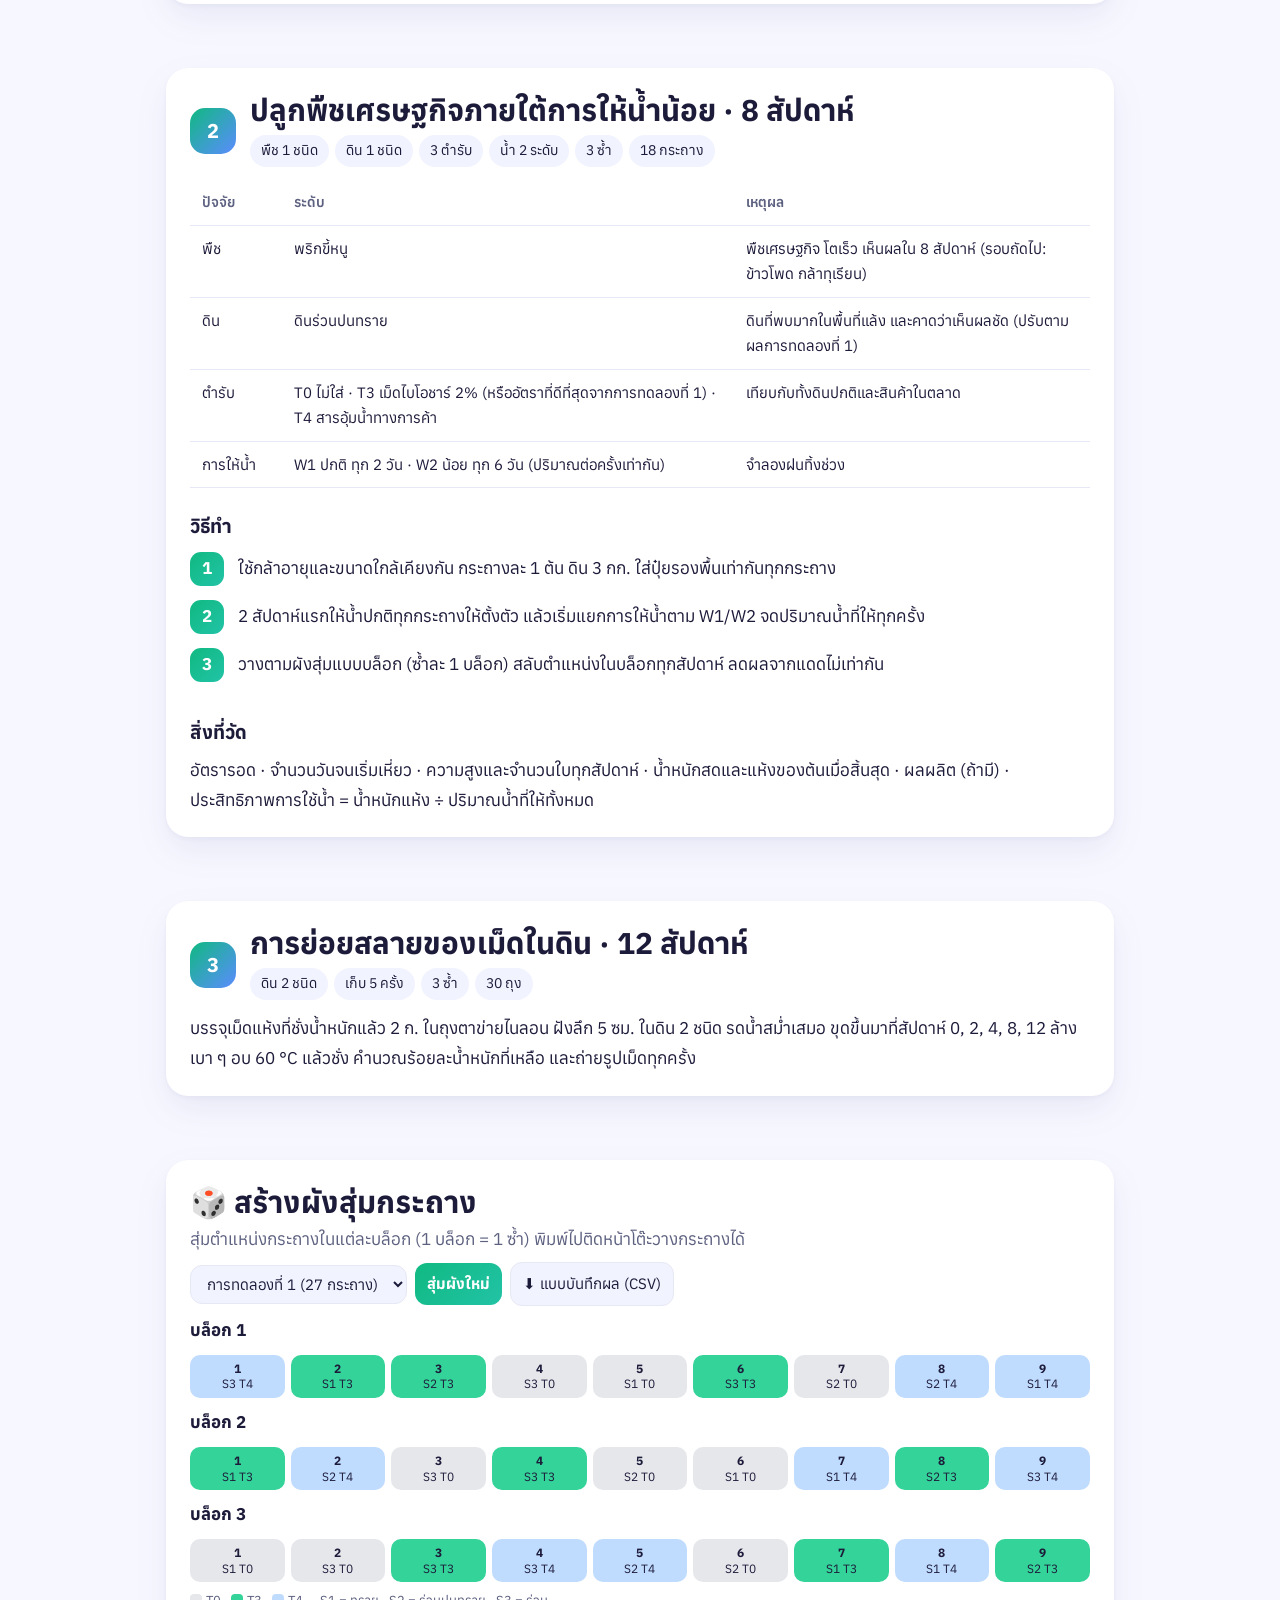
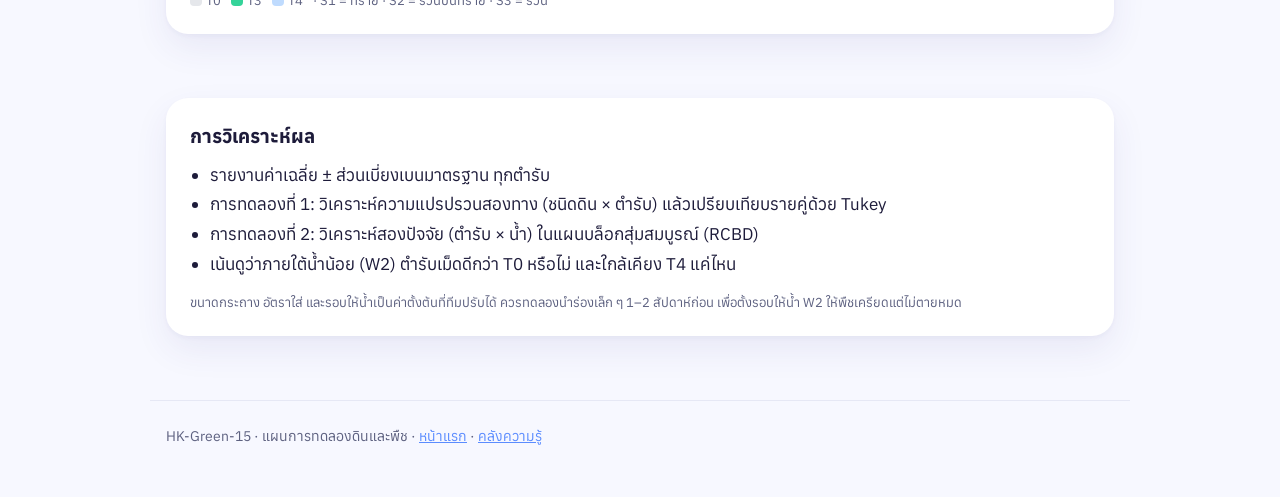
<file: trials.html>
<!doctype html>
<html lang="th">
<head>
<meta charset="utf-8">
<meta name="viewport" content="width=device-width, initial-scale=1">
<link rel="manifest" href="manifest.webmanifest"><meta name="theme-color" content="#10b981"><link rel="icon" href="icons/icon-192.png"><link rel="apple-touch-icon" href="icons/apple-touch-icon.png">
<title>แผนการทดลองดินและพืช</title>
<meta name="description" content="แผนการทดลองเม็ดไฮโดรเจลไคโตซาน–ไบโอชาร์ในดิน 3 ชนิด และกับพืชเศรษฐกิจไทย พร้อมผังสุ่มกระถางและแบบบันทึกผล">
<link rel="preconnect" href="https://fonts.googleapis.com"><link rel="preconnect" href="https://fonts.gstatic.com" crossorigin>
<link href="https://fonts.googleapis.com/css2?family=Anuphan:wght@400;500;600;700&display=swap" rel="stylesheet">
<style>
:root {
  --bg: #f7f8ff; --panel: #fff; --panel2: #f1f3ff; --line: #e6e8f5; --text: #1d1b3a; --muted: #5d6180;
  --accent: #10b981; --accent2: #22c3a6; --sky: #5b8cff; --grape: #8b5cf6; --sun: #ffc23d; --bad: #ef4444; --char: #3a3a46;
  --shadow: 0 2px 4px rgba(60, 50, 140, .04), 0 14px 34px rgba(60, 50, 140, .08); --r: 22px;
}
@media (prefers-color-scheme: dark) { :root:not([data-theme="light"]) {
  --bg: #13122a; --panel: #1c1b38; --panel2: #25244a; --line: #302f58; --text: #eeeefe; --muted: #a3a2cc; --char: #c9c9da; --shadow: 0 1px 2px rgba(0,0,0,.3); } }
:root[data-theme="dark"] { --bg: #13122a; --panel: #1c1b38; --panel2: #25244a; --line: #302f58; --text: #eeeefe; --muted: #a3a2cc; --char: #c9c9da; --shadow: 0 1px 2px rgba(0,0,0,.3); }
* { box-sizing: border-box; }
html { scroll-behavior: smooth; }
body { margin: 0; overflow-wrap: break-word; background: var(--bg); color: var(--text); font: 17px/1.7 "Anuphan", system-ui, sans-serif; -webkit-font-smoothing: antialiased; }
a { color: var(--sky); }
.wrap { max-width: 980px; margin: 0 auto; padding: 0 16px; min-width: 0; }
html { overflow-x: hidden; }
td:first-child { min-width: 92px; }
nav { position: sticky; top: 0; z-index: 20; backdrop-filter: blur(14px); background: color-mix(in srgb, var(--bg) 85%, transparent); border-bottom: 1px solid var(--line); }
nav .wrap { display: flex; align-items: center; gap: 10px; height: 60px; }
.brand { display: flex; align-items: center; gap: 9px; font-weight: 700; color: var(--text); text-decoration: none; white-space: nowrap; }
.logo { width: 34px; height: 34px; border-radius: 12px; display: grid; place-items: center; background: linear-gradient(135deg, var(--accent), var(--sky)); }
.links { display: flex; gap: 2px; margin-left: auto; overflow-x: auto; scrollbar-width: none; min-width: 0; }
.links a { white-space: nowrap; padding: 6px 11px; border-radius: 999px; color: var(--muted); font-size: 15px; text-decoration: none; }
.links a:hover { background: var(--panel2); color: var(--text); }
.tbtn { border: 0; cursor: pointer; font: inherit; font-weight: 700; font-size: 14px; padding: 7px 11px; border-radius: 999px; background: var(--panel2); color: var(--text); }
header { padding: 34px 0 10px; }
h1 { font-size: clamp(28px, 6vw, 44px); line-height: 1.2; margin: 0 0 10px; letter-spacing: -.01em; }
h1 em { font-style: normal; background: linear-gradient(135deg, var(--accent), var(--sky)); -webkit-background-clip: text; background-clip: text; color: transparent; }
.lead { color: var(--muted); font-size: 18px; margin: 0 0 18px; max-width: 720px; }
.chips { display: flex; flex-wrap: wrap; gap: 8px; margin: 0 0 8px; }
.chip { font-size: 13px; padding: 4px 11px; border-radius: 999px; background: var(--panel); box-shadow: var(--shadow); color: var(--muted); }
section { padding: 26px 0 8px; }
h2 { font-size: clamp(22px, 4.5vw, 30px); line-height: 1.3; margin: 0 0 6px; display: flex; gap: 10px; align-items: center; }
h2 .ic { width: 42px; height: 42px; flex: none; border-radius: 14px; display: grid; place-items: center; font-size: 22px; background: var(--panel2); }
h3 { font-size: 19px; margin: 18px 0 6px; }
.sub { color: var(--muted); margin: 0 0 14px; }
.card { background: var(--panel); border-radius: var(--r); box-shadow: var(--shadow); padding: 18px 20px; margin: 12px 0; }
.grid2 { display: grid; grid-template-columns: repeat(auto-fit, minmax(260px, 1fr)); gap: 12px; }
ol.steps { list-style: none; counter-reset: s; padding: 0; margin: 6px 0; }
ol.steps > li { counter-increment: s; position: relative; padding: 4px 0 12px 48px; }
ol.steps > li::before { content: counter(s); position: absolute; left: 0; top: 2px; width: 34px; height: 34px; border-radius: 11px; display: grid; place-items: center;
  font-weight: 700; color: #fff; background: linear-gradient(135deg, var(--accent), var(--accent2)); }
ol.steps.char > li::before { background: linear-gradient(135deg, #4b4b5c, #22222c); }
ol.steps.shell > li::before { background: linear-gradient(135deg, #ff8a5c, #ff5e7a); }
b.k { color: var(--accent); }
.warn { border-left: 5px solid var(--bad); background: color-mix(in srgb, var(--bad) 8%, var(--panel)); }
.tip { border-left: 5px solid var(--sun); background: color-mix(in srgb, var(--sun) 10%, var(--panel)); }
.ok { border-left: 5px solid var(--accent); background: color-mix(in srgb, var(--accent) 8%, var(--panel)); }
.src { font-size: 13px; color: var(--muted); margin-top: 8px; }
table { width: 100%; border-collapse: collapse; font-size: 15px; }
th, td { text-align: left; padding: 8px 10px; border-bottom: 1px solid var(--line); vertical-align: top; }
th { color: var(--muted); font-weight: 600; font-size: 14px; }
.tw { overflow-x: auto; }
.calc label { display: block; font-size: 14px; color: var(--muted); margin: 8px 0 3px; }
.calc input { width: 100%; font: inherit; padding: 10px 12px; border-radius: 12px; border: 1px solid var(--line); background: var(--panel2); color: var(--text); }
.out { margin-top: 12px; padding: 12px 14px; border-radius: 14px; background: var(--panel2); font-weight: 600; min-height: 50px; }
.pass { color: var(--accent); } .fail { color: var(--bad); }
.flow { display: flex; flex-wrap: wrap; gap: 6px; align-items: center; margin: 6px 0 4px; font-size: 14px; }
.flow span { background: var(--panel2); padding: 5px 10px; border-radius: 10px; }
.flow i { font-style: normal; color: var(--muted); }
.hero-ill { margin: 8px 0 0; background: var(--panel); border-radius: var(--r); box-shadow: var(--shadow); padding: 10px 8px 4px; }
.hero-ill svg { width: 100%; height: auto; display: block; }
.split { display: grid; grid-template-columns: 220px 1fr; gap: 14px; align-items: start; }
.kiln { margin: 0; } .kiln svg { width: 100%; height: auto; }
@media (max-width: 640px) { .split { grid-template-columns: 1fr; } .kiln { max-width: 220px; margin: 0 auto; } }
.photo2 { display: grid; grid-template-columns: repeat(auto-fit, minmax(260px, 1fr)); gap: 12px; margin: 10px 0; }
.ph { margin: 0; background: var(--panel); border-radius: var(--r); box-shadow: var(--shadow); overflow: hidden; }
.ph img { width: 100%; height: 220px; object-fit: cover; display: block; background: #fff; }
.ph figcaption { font-size: 14px; color: var(--muted); padding: 8px 12px 10px; }
img.chart { width: 100%; height: auto; display: block; border-radius: 12px; background: #fff; margin: 8px 0; }
.grid4 { display: grid; grid-template-columns: repeat(auto-fit, minmax(190px, 1fr)); gap: 10px; margin-top: 8px; }
.mini { background: var(--panel2); border-radius: 14px; padding: 10px 12px; font-size: 15px; }
.mini b { display: inline-grid; place-items: center; width: 26px; height: 26px; border-radius: 9px; margin-right: 6px; color: #fff; background: linear-gradient(135deg, var(--accent), var(--sky)); }
.stats { display: grid; grid-template-columns: repeat(auto-fit, minmax(200px, 1fr)); gap: 10px; margin: 12px 0 4px; }
.stat { background: var(--panel); border-radius: 18px; box-shadow: var(--shadow); padding: 12px 16px; }
.stat b { display: block; font-size: 30px; line-height: 1.1; background: linear-gradient(135deg, var(--accent), var(--sky)); -webkit-background-clip: text; background-clip: text; color: transparent; }
.stat span { font-size: 14px; color: var(--muted); }
footer { color: var(--muted); font-size: 14px; padding: 30px 0 40px; border-top: 1px solid var(--line); margin-top: 30px; }
@media print { nav, .calc, .tbtn, #community .grid4 { display: none !important; } body { background: #fff; font-size: 13px; }
  .card, .hero-ill, .stat, .ph { box-shadow: none; border: 1px solid #ddd; break-inside: avoid; } section { break-inside: auto; } h2 { break-after: avoid; } }
.chain { display: grid; grid-template-columns: 1fr auto 1fr auto 1fr auto 1fr; align-items: stretch; gap: 6px; }
.st { border-radius: 18px; padding: 14px 10px; text-align: center; font-size: 15px; color: #1d1b3a; }
.st b { display: block; font-size: 17px; margin: 2px 0 4px; } .st .e { font-size: 30px; display: block; }
.arw { display: grid; place-items: center; color: var(--accent); font-size: 26px; font-weight: 800; }
@media (max-width: 760px) { .chain { grid-template-columns: 1fr; } .arw { transform: rotate(90deg); height: 26px; } }
.money { margin-top: 12px; border: 2px dashed #e5484d; border-radius: 16px; padding: 10px 14px; color: #e5484d; font-weight: 600; text-align: center; }
.inc { display: grid; grid-template-columns: repeat(auto-fit, minmax(200px, 1fr)); gap: 10px; margin-top: 10px; }
.inc div { background: color-mix(in srgb, #e5484d 9%, var(--panel)); border-radius: 16px; padding: 12px 14px; }
.inc b { display: inline-grid; place-items: center; width: 28px; height: 28px; border-radius: 9px; background: #e5484d; color: #fff; margin-right: 8px; }
.canvas { display: grid; grid-template-columns: repeat(auto-fit, minmax(240px, 1fr)); gap: 10px; }
.cv { background: var(--panel); border-radius: 18px; box-shadow: var(--shadow); padding: 14px 16px; font-size: 15.5px; }
.cv h3 { margin: 0 0 4px; font-size: 17px; color: var(--accent); }
.stats { display: grid; grid-template-columns: repeat(auto-fit, minmax(180px, 1fr)); gap: 10px; }
.stat { background: var(--panel); border-radius: 18px; box-shadow: var(--shadow); padding: 12px 16px; }
.stat b { display: block; font-size: 30px; line-height: 1.1; background: linear-gradient(135deg, var(--accent), var(--sky)); -webkit-background-clip: text; background-clip: text; color: transparent; }
.stat span { font-size: 14px; color: var(--muted); }
.sdg { display: flex; flex-wrap: wrap; gap: 8px; } .sdg span { color: #fff; font-weight: 700; font-size: 14px; border-radius: 10px; padding: 6px 12px; }
.prob li { margin: 4px 0; } .prob b { color: #e5484d; }
.ph { margin: 0; } .ph img { width: 100%; border-radius: 16px; display: block; }
.dl { display: inline-flex; gap: 8px; align-items: center; padding: 10px 18px; border-radius: 999px; background: linear-gradient(135deg, var(--accent), var(--accent2)); color: #fff; font-weight: 700; text-decoration: none; }
table.imp { width: 100%; border-collapse: collapse; font-size: 15px; } table.imp th, table.imp td { text-align: left; padding: 8px 10px; border-bottom: 1px solid var(--line); vertical-align: top; } table.imp th { color: var(--muted); font-size: 14px; }
.lb { display: block; font-size: 14px; color: var(--muted); margin: 8px 0 3px; }
.in { width: 100%; font: inherit; padding: 9px 12px; border-radius: 12px; border: 1px solid var(--line); background: var(--panel2); color: var(--text); }
.out2 { margin-top: 14px; padding: 12px 14px; border-radius: 14px; background: var(--panel2); font-weight: 600; line-height: 1.8; }
.phd { display: grid; grid-template-columns: auto 1fr; gap: 14px; align-items: center; margin-bottom: 8px; }
.phd .n { width: 46px; height: 46px; border-radius: 15px; display: grid; place-items: center; font-weight: 800; font-size: 20px; color: #fff; background: linear-gradient(135deg, var(--accent), var(--sky)); }
table.t { width: 100%; border-collapse: collapse; font-size: 15px; } table.t th, table.t td { text-align: left; padding: 8px 10px; border-bottom: 1px solid var(--line); vertical-align: top; }
table.t th { color: var(--muted); font-size: 14px; font-weight: 600; } .tw { overflow-x: auto; }
.tags { display: flex; flex-wrap: wrap; gap: 6px; margin: 6px 0; } .tags span { font-size: 14px; padding: 4px 11px; border-radius: 999px; background: var(--panel2); }
.grid-pots { display: grid; gap: 6px; margin-top: 10px; }
.pot { border-radius: 10px; padding: 6px 4px; text-align: center; font-size: 12px; line-height: 1.3; color: #1d1b3a; }
.ctl { display: flex; flex-wrap: wrap; gap: 8px; align-items: center; margin: 8px 0; }
.ctl select, .ctl button { font: inherit; font-size: 15px; padding: 8px 12px; border-radius: 12px; border: 1px solid var(--line); background: var(--panel2); color: var(--text); cursor: pointer; }
.ctl button.go { background: linear-gradient(135deg, var(--accent), var(--accent2)); color: #fff; border: 0; font-weight: 700; }
.legend { display: flex; flex-wrap: wrap; gap: 10px; font-size: 13px; color: var(--muted); margin-top: 8px; } .legend i { display: inline-block; width: 12px; height: 12px; border-radius: 4px; margin-right: 4px; vertical-align: -1px; }
.sumg { display: grid; grid-template-columns: repeat(auto-fit, minmax(230px, 1fr)); gap: 16px; }
.sc { display: block; text-decoration: none; color: var(--text); background: var(--panel); border-radius: var(--r); box-shadow: var(--shadow); padding: 18px 20px; transition: transform .2s; }
.sc:hover { transform: translateY(-3px); }
.sc b { display: inline-grid; place-items: center; width: 36px; height: 36px; border-radius: 12px; color: #fff; background: linear-gradient(135deg, var(--accent), var(--sky)); }
.sc h3 { margin: 10px 0 4px; } .sc p { margin: 0; color: var(--muted); font-size: 15px; } .sc span { display: inline-block; margin-top: 10px; font-weight: 700; color: var(--accent); font-size: 15px; }
.gantt { display: grid; grid-template-columns: 110px 1fr; gap: 8px 10px; align-items: center; font-size: 14px; }
.gw { display: flex; justify-content: space-between; color: var(--muted); font-size: 12px; } .gl { color: var(--muted); }
.gb { position: relative; height: 30px; background: var(--panel2); border-radius: 8px; }
.gb i { position: absolute; top: 0; bottom: 0; border-radius: 8px; font-style: normal; color: #fff; font-size: 12.5px; font-weight: 600; display: flex; align-items: center; padding: 0 8px; white-space: nowrap; overflow: hidden; }
@media (max-width: 640px) { .gantt { grid-template-columns: 84px 1fr; } }
.refs { margin: 0; padding-left: 22px; } .refs li { margin: 0 0 14px; line-height: 1.6; font-size: 15px; } .refs a { overflow-wrap: anywhere; white-space: nowrap; }
.ru { color: var(--muted); font-size: 14px; margin-top: 3px; } .ruse { display: inline-block; font-size: 12px; font-weight: 700; padding: 1px 8px; border-radius: 999px; background: var(--panel2); color: var(--accent); margin-right: 4px; }
</style>
<script src="farm_i18n.js"></script>
<script src="site_nav.js" defer></script>
<script src="trial_sim.js" defer></script>
<link rel="stylesheet" href="site.css">
</head>
<body>
<nav><div class="wrap">
  <a class="brand" href="index.html"><span class="logo">🫧</span>HK-Green-15</a>
  <div class="links"></div>
  <button class="tbtn" id="lang" title="ภาษา / Language" aria-label="ภาษา / Language">EN</button>
  <button class="tbtn" id="themeBtn" title="สว่าง / มืด" aria-label="สว่าง / มืด">◐</button>
</div></nav>

<header class="wrap">
  <div class="chips"><span class="chip">🔬 แผนการทดลองระยะถัดไป</span><span class="chip">ยังไม่ได้เริ่มทดลอง</span></div>
  <h1>เม็ดไฮโดรเจลช่วยดิน<em>ชนิดไหน</em><br>และพืชเศรษฐกิจชนิดใดได้จริง?</h1>
  <p class="lead">ต่อยอดจากผลในกระถางที่ยังไม่มีพืช ไปทดลองกับดิน 3 ชนิดที่พบในไทย และปลูกพืชเศรษฐกิจภายใต้การให้น้ำน้อย แบ่งเป็น 3 การทดลองที่ทำต่อเนื่องกัน</p>
</header>
<main class="wrap">

<section id="summary"><h2><span class="ic">📋</span>สรุปแผนการทดลอง</h2>
  <p class="sub">3 การทดลองเริ่มพร้อมกันได้ ใช้เวลารวมราว 12 สัปดาห์ และใช้กระถางทั้งหมด 45 ใบ</p>
  <div class="sumg">
    <a class="sc" href="#t1"><b>1</b><h3>ดินอุ้มน้ำได้แค่ไหน</h3><p>ดิน 3 ชนิด × 3 ตำรับ × 3 ซ้ำ</p><span>27 กระถาง · 4 สัปดาห์</span></a>
    <a class="sc" href="#t2"><b>2</b><h3>พริกรอดไหมเมื่อน้ำน้อย</h3><p>3 ตำรับ × รดน้ำ 2 ระดับ × 3 ซ้ำ</p><span>18 กระถาง · 10 สัปดาห์</span></a>
    <a class="sc" href="#t3"><b>3</b><h3>เม็ดย่อยสลายเร็วแค่ไหน</h3><p>ดิน 2 ชนิด × เก็บ 5 ครั้ง × 3 ซ้ำ</p><span>30 ถุงตาข่าย · 12 สัปดาห์</span></a>
  </div>
  <div class="card" style="margin-top:16px"><h3>ไทม์ไลน์</h3>
    <div class="gantt">
      <div class="gl"></div><div class="gw"><span>0</span><span>2</span><span>4</span><span>6</span><span>8</span><span>10</span><span>12</span></div>
      <div class="gl">การทดลองที่ 1</div><div class="gb"><i style="left:0;width:33.3%;background:#34d399">ชั่งทุกวัน</i></div>
      <div class="gl">การทดลองที่ 2</div><div class="gb"><i style="left:0;width:16.7%;background:#bbf7d0;color:#14532d">ตั้งตัว</i><i style="left:16.7%;width:66.6%;background:#10b981">ให้น้ำ 2 ระดับ</i></div>
      <div class="gl">การทดลองที่ 3</div><div class="gb"><i style="left:0;width:100%;background:#60a5fa">ขุดชั่งสัปดาห์ 0 · 2 · 4 · 8 · 12</i></div>
    </div><p class="src">ตัวเลขด้านบนคือสัปดาห์</p></div>
  <div class="card"><h3>สิ่งที่ต้องเตรียม</h3><div class="tw"><table class="t">
    <tr><th>รายการ</th><th>จำนวน</th><th>หมายเหตุ</th></tr>
    <tr><td>กระถาง 6 นิ้ว มีรูระบาย</td><td>45 ใบ</td><td>การทดลองที่ 1 ใช้ 27 ใบ การทดลองที่ 2 ใช้ 18 ใบ</td></tr>
    <tr><td>ดินทราย / ดินร่วน</td><td>อย่างละ 9 กก.</td><td>การทดลองที่ 1 (กระถางละ 1 กก.) และเผื่อสำหรับการทดลองที่ 3</td></tr>
    <tr><td>ดินร่วนปนทราย</td><td>63 กก.</td><td>การทดลองที่ 1 จำนวน 9 กก. และการทดลองที่ 2 จำนวน 54 กก. (กระถางละ 3 กก.)</td></tr>
    <tr><td>เม็ดไบโอชาร์ 2% (แห้ง)</td><td>≈ 330 ก.</td><td>การทดลองที่ 1 จำนวน 90 ก. · การทดลองที่ 2 จำนวน 180 ก. · การทดลองที่ 3 จำนวน 60 ก. ต้องผลิตหลายรอบ (รอบละไม่เกินราว 40 ก.)</td></tr>
    <tr><td>สารอุ้มน้ำทางการค้า</td><td>1 ถุง</td><td>ใช้ตามอัตราบนฉลาก</td></tr>
    <tr><td>ต้นกล้าพริกขี้หนู</td><td>22 ต้น</td><td>ใช้ 18 ต้น เผื่อสำรอง 4 ต้น เลือกขนาดใกล้เคียงกัน</td></tr>
    <tr><td>ถุงตาข่ายไนลอน</td><td>30 ใบ</td><td>การทดลองที่ 3</td></tr>
    <tr><td>เครื่องชั่ง · เครื่องวัดความชื้นดิน · เครื่องวัด pH/EC · เทอร์โมมิเตอร์</td><td>อย่างละ 1</td><td>ใช้เครื่องเดิมตลอดการทดลอง</td></tr>
  </table></div></div>
  <div class="card"><h3>เอกสารอ้างอิงที่ใช้ออกแบบการทดลอง</h3>
  <p class="src" style="margin-top:0">งานวิจัยตีพิมพ์ในวารสารวิชาการที่ผ่านการพิจารณาโดยผู้ทรงคุณวุฒิ ตรวจ DOI กับ Crossref แล้ว (ต.ค. 2569) แต่ละรายการบอกว่าใช้กับการทดลองส่วนไหน</p>
  <ol class="refs">
<li><b>Edeh et al. (2020).</b> A meta-analysis on biochar’s effects on soil water properties. <i>Science of the Total Environment, 714, 136857</i> <a href="https://doi.org/10.1016/j.scitotenv.2020.136857" target="_blank" rel="noopener">doi:10.1016/j.scitotenv.2020.136857</a><div class="ru"><span class="ruse">การทดลองที่ 1</span> งานวิเคราะห์รวมหลายงานวิจัย พบว่าไบโอชาร์ช่วยดินกักเก็บน้ำ และผลขึ้นกับเนื้อดิน (ดินทรายได้ประโยชน์ชัดกว่า) จึงทดลองแยกตามชนิดดิน</div></li>
<li><b>Shahid et al. (2012).</b> Improvement in the water retention characteristics of sandy loam soil using a superabsorbent hydrogel nanocomposite. <i>Molecules, 17, 9397–9412</i> <a href="https://doi.org/10.3390/molecules17089397" target="_blank" rel="noopener">doi:10.3390/molecules17089397</a><div class="ru"><span class="ruse">การทดลองที่ 1 · 2</span> ไฮโดรเจลเพิ่มความชื้นของดินร่วนปนทรายและทำให้ต้นกล้าเหี่ยวช้าลง เป็นแนวทางวัดความชื้นและวันที่เริ่มเหี่ยว</div></li>
<li><b>Ismail (2010).</b> Influence of deficit irrigation on water use efficiency and bird pepper production (Capsicum annuum L.). <i>J. King Abdulaziz Univ.: Met., Env. & Arid Land Agric. Sci., 21(2), 29–43</i> <a href="https://doi.org/10.4197/Met.21-2.3" target="_blank" rel="noopener">doi:10.4197/Met.21-2.3</a><div class="ru"><span class="ruse">การทดลองที่ 2</span> พริกนกไวต่อการขาดน้ำ และการลดน้ำทำให้ผลผลิตลดลง จึงเลือกพริกเป็นพืชทดสอบ และวัดประสิทธิภาพการใช้น้ำ</div></li>
<li><b>Zamljen et al. (2023).</b> Yield, enzymatic and metabolic response of two Capsicum cultivars to deficit irrigation and fertilization. <i>Chemical and Biological Technologies in Agriculture, 10, 129</i> <a href="https://doi.org/10.1186/s40538-023-00501-9" target="_blank" rel="noopener">doi:10.1186/s40538-023-00501-9</a><div class="ru"><span class="ruse">การทดลองที่ 2</span> การทดลองพริกในกระถางภายใต้การให้น้ำน้อย ใช้เป็นแนวทางตั้งระดับการให้น้ำ 2 ระดับ</div></li>
<li><b>López-Velázquez et al. (2019).</b> Gelatin–chitosan–PVA hydrogels and their application in agriculture. <i>J. Chemical Technology & Biotechnology, 94, 3495–3504</i> <a href="https://doi.org/10.1002/jctb.5961" target="_blank" rel="noopener">doi:10.1002/jctb.5961</a><div class="ru"><span class="ruse">การทดลองที่ 3</span> ทดสอบการย่อยสลายของไฮโดรเจลที่มีไคโตซานด้วยการฝังในดิน เป็นแนวทางวิธีฝังเม็ดแล้วขุดขึ้นมาชั่ง</div></li>
<li><b>Grabowska-Polanowska et al. (2022).</b> The benefits of synthetic or natural hydrogels application in agriculture: an overview. <i>Journal of Water and Land Development, 208–224</i> <a href="https://doi.org/10.24425/jwld.2021.139032" target="_blank" rel="noopener">doi:10.24425/jwld.2021.139032</a><div class="ru"><span class="ruse">ทั้งหมด</span> สรุปประโยชน์ของไฮโดรเจลสังเคราะห์และธรรมชาติต่อการเกษตร เป็นเหตุผลที่เทียบกับสารอุ้มน้ำทางการค้า (T4)</div></li>
<li><b>Krasnopeeva et al. (2022).</b> Agricultural applications of superabsorbent polymer hydrogels. <i>International Journal of Molecular Sciences, 23, 15134</i> <a href="https://doi.org/10.3390/ijms232315134" target="_blank" rel="noopener">doi:10.3390/ijms232315134</a><div class="ru"><span class="ruse">ทั้งหมด</span> ทบทวนการใช้สารอุ้มน้ำในการเกษตรและข้อจำกัดเรื่องการย่อยสลาย จึงต้องมีการทดลองที่ 3</div></li>
<li><b>Shu et al. (2025).</b> Chitosan-modified biochar for improving water retention in karst quarries. <i>Sustainability, 17, 4815</i> <a href="https://doi.org/10.3390/su17114815" target="_blank" rel="noopener">doi:10.3390/su17114815</a><div class="ru"><span class="ruse">การทดลองที่ 1</span> ไบโอชาร์ที่ปรับด้วยไคโตซานเพิ่มการอุ้มน้ำของดินเสื่อมโทรม สนับสนุนสมมติฐานของการทดลอง</div></li>
<li><b>Pan et al. (2025).</b> Improving sustainable vegetable production with biochar and chitosan xerogel combination under water and fertilizer stress. <i>Horticulturae, 11, 1448</i> <a href="https://doi.org/10.3390/horticulturae11121448" target="_blank" rel="noopener">doi:10.3390/horticulturae11121448</a><div class="ru"><span class="ruse">การทดลองที่ 2</span> ไบโอชาร์ร่วมกับไคโตซานช่วยผักเจริญเติบโตภายใต้การขาดน้ำ สนับสนุนการทดสอบกับพืชจริง</div></li>
<li><b>สำนักงานมาตรฐานผลิตภัณฑ์อุตสาหกรรม (2569).</b> มาตรฐานผลิตภัณฑ์ชุมชน ถ่านชีวภาพสำหรับปรับปรุงดิน มผช.1752/2569. <i></i> <div class="ru"><span class="ruse">การผลิตเม็ด</span> เกณฑ์คุณภาพไบโอชาร์ที่ใช้ทำเม็ด (ความชื้น ≤ 20%, pH ≥ 7)</div></li>
<li><b>ผลทดลองของทีม (2569).</b> การพองตัวของเม็ด 4 สูตร และความชื้นดิน 14 วันในกระถาง. <i></i> <a href="learn.html#bead">หน้าคลังความรู้</a><div class="ru"><span class="ruse">ทั้งหมด</span> สูตรไบโอชาร์ 2% ดีที่สุด จึงใช้เป็นตำรับ T3 และใช้ข้อมูลนี้ตั้งค่าแปลงทดลองเสมือน</div></li>
  </ol></div>
</section>

<section><div class="card"><h3 style="margin-top:0">คำถามวิจัย</h3><ol style="margin:0;padding-left:22px">
  <li>เม็ดไฮโดรเจลไคโตซาน–ไบโอชาร์ช่วยให้ดินแต่ละชนิดเก็บความชื้นได้นานขึ้นแค่ไหน และอัตราใส่เท่าไรเหมาะสม</li>
  <li>เมื่อให้น้ำน้อย พืชเศรษฐกิจที่ปลูกในดินผสมเม็ดรอดและเติบโตดีกว่าดินปกติหรือไม่ เทียบกับสารอุ้มน้ำทางการค้า</li>
  <li>เม็ดย่อยสลายในดินเร็วแค่ไหน</li></ol>
  <p class="src">สมมติฐาน: ดินทรายจะได้ประโยชน์มากที่สุด เพราะอุ้มน้ำได้น้อยที่สุด และเม็ดสูตรไบโอชาร์ 2% จะให้ผลใกล้เคียงสารอุ้มน้ำทางการค้า แต่ย่อยสลายได้</p></div></section>

<section id="sim"><div class="card"><h2 style="margin:0 0 4px">🧪 แปลงทดลองเสมือน</h2>
  <p class="sub" style="margin:0">ลองก่อนลงมือจริง: เลือกพืชและรอบรดน้ำ แล้วกดเล่นดูความชื้นดินและสภาพพืชในกระถางแต่ละแบบทีละวัน</p>
  <div id="simbox" style="margin-top:10px"></div>
  <p class="src">แบบจำลองอย่างง่าย อัตราการแห้งของดินร่วนปรับจากผลทดลองจริงของทีม (14 วัน) ส่วนดินชนิดอื่น สารอุ้มน้ำในตลาด ความชื้นที่ทำให้พืชเหี่ยว การเติบโต และสภาพอากาศแต่ละฤดู (โอกาสฝนตก ความแรงแดด) เป็นค่าสมมติ ใช้วางแผนและอธิบายแนวคิดเท่านั้น ไม่ใช่ผลทดลองจริง ต้องยืนยันด้วยการทดลองด้านบน</p>
</div></section>

<section id="t1"><div class="card"><div class="phd"><span class="n">1</span><div>
  <h2 style="margin:0">การอุ้มน้ำในดิน 3 ชนิด (ไม่ปลูกพืช) · 4 สัปดาห์</h2>
  <div class="tags"><span>ดิน 3 ชนิด</span><span>3 ตำรับ</span><span>3 ซ้ำ</span><span>27 กระถาง</span></div></div></div>
  <div class="tw"><table class="t">
    <tr><th>ปัจจัย</th><th>ระดับ</th></tr>
    <tr><td>ชนิดดิน</td><td>ดินทราย · ดินร่วนปนทราย (พบมากในภาคอีสาน) · ดินร่วน (ระบุแหล่งที่เก็บและชุดดินถ้าทราบ)</td></tr>
    <tr><td>ตำรับ</td><td>T0 ไม่ใส่ · T3 เม็ดไบโอชาร์ 2% อัตรา 10 ก./ดิน 1 กก. · T4 สารอุ้มน้ำทางการค้า ตามอัตราบนฉลาก</td></tr>
  </table></div>
  <h3>วิธีทำ</h3><ol class="steps">
    <li>ร่อนดินผ่านตะแกรง 2 มม. ผึ่งให้แห้ง ชั่งดินกระถางละ 1.0 กก. เท่ากันทุกกระถาง (กระถาง 6 นิ้ว มีรูระบาย)</li>
    <li>คลุกเม็ดกับดินให้ทั่วตามตำรับ รดน้ำจนน้ำไหลออกก้นกระถาง ทิ้งไว้ 2 ชั่วโมงให้สะเด็ด แล้วชั่งน้ำหนักเริ่มต้น</li>
    <li>วางกระถางตามผังสุ่ม (ด้านล่าง) ในที่ร่ม ไม่โดนฝน บันทึกอุณหภูมิและความชื้นอากาศทุกวัน</li>
    <li>ชั่งน้ำหนักกระถางทุกวันเวลาเดิม และวัดความชื้นที่ลึก 5 ซม. ด้วยเครื่องวัดเดิมทุกครั้ง จนครบ 28 วัน</li></ol>
  <h3>สิ่งที่วัด</h3><p style="margin:0">ความชื้นดินโดยน้ำหนัก (คำนวณจากน้ำหนักที่หายไป) · จำนวนวันจนความชื้นต่ำกว่า 10% · pH และค่าการนำไฟฟ้า (EC) ของดินก่อนและหลังทดลอง</p>
</div></section>

<section id="t2"><div class="card"><div class="phd"><span class="n">2</span><div>
  <h2 style="margin:0">ปลูกพืชเศรษฐกิจภายใต้การให้น้ำน้อย · 8 สัปดาห์</h2>
  <div class="tags"><span>พืช 1 ชนิด</span><span>ดิน 1 ชนิด</span><span>3 ตำรับ</span><span>น้ำ 2 ระดับ</span><span>3 ซ้ำ</span><span>18 กระถาง</span></div></div></div>
  <div class="tw"><table class="t">
    <tr><th>ปัจจัย</th><th>ระดับ</th><th>เหตุผล</th></tr>
    <tr><td>พืช</td><td>พริกขี้หนู</td><td>พืชเศรษฐกิจ โตเร็ว เห็นผลใน 8 สัปดาห์ (รอบถัดไป: ข้าวโพด กล้าทุเรียน)</td></tr>
    <tr><td>ดิน</td><td>ดินร่วนปนทราย</td><td>ดินที่พบมากในพื้นที่แล้ง และคาดว่าเห็นผลชัด (ปรับตามผลการทดลองที่ 1)</td></tr>
    <tr><td>ตำรับ</td><td>T0 ไม่ใส่ · T3 เม็ดไบโอชาร์ 2% (หรืออัตราที่ดีที่สุดจากการทดลองที่ 1) · T4 สารอุ้มน้ำทางการค้า</td><td>เทียบกับทั้งดินปกติและสินค้าในตลาด</td></tr>
    <tr><td>การให้น้ำ</td><td>W1 ปกติ ทุก 2 วัน · W2 น้อย ทุก 6 วัน (ปริมาณต่อครั้งเท่ากัน)</td><td>จำลองฝนทิ้งช่วง</td></tr>
  </table></div>
  <h3>วิธีทำ</h3><ol class="steps">
    <li>ใช้กล้าอายุและขนาดใกล้เคียงกัน กระถางละ 1 ต้น ดิน 3 กก. ใส่ปุ๋ยรองพื้นเท่ากันทุกกระถาง</li>
    <li>2 สัปดาห์แรกให้น้ำปกติทุกกระถางให้ตั้งตัว แล้วเริ่มแยกการให้น้ำตาม W1/W2 จดปริมาณน้ำที่ให้ทุกครั้ง</li>
    <li>วางตามผังสุ่มแบบบล็อก (ซ้ำละ 1 บล็อก) สลับตำแหน่งในบล็อกทุกสัปดาห์ ลดผลจากแดดไม่เท่ากัน</li></ol>
  <h3>สิ่งที่วัด</h3><p style="margin:0">อัตรารอด · จำนวนวันจนเริ่มเหี่ยว · ความสูงและจำนวนใบทุกสัปดาห์ · น้ำหนักสดและแห้งของต้นเมื่อสิ้นสุด · ผลผลิต (ถ้ามี) · ประสิทธิภาพการใช้น้ำ = น้ำหนักแห้ง ÷ ปริมาณน้ำที่ให้ทั้งหมด</p>
</div></section>

<section id="t3"><div class="card"><div class="phd"><span class="n">3</span><div>
  <h2 style="margin:0">การย่อยสลายของเม็ดในดิน · 12 สัปดาห์</h2>
  <div class="tags"><span>ดิน 2 ชนิด</span><span>เก็บ 5 ครั้ง</span><span>3 ซ้ำ</span><span>30 ถุง</span></div></div></div>
  <p style="margin:6px 0 0">บรรจุเม็ดแห้งที่ชั่งน้ำหนักแล้ว 2 ก. ในถุงตาข่ายไนลอน ฝังลึก 5 ซม. ในดิน 2 ชนิด รดน้ำสม่ำเสมอ ขุดขึ้นมาที่สัปดาห์ 0, 2, 4, 8, 12 ล้างเบา ๆ อบ 60 °C แล้วชั่ง คำนวณร้อยละน้ำหนักที่เหลือ และถ่ายรูปเม็ดทุกครั้ง</p>
</div></section>

<section id="layout"><div class="card"><h2 style="margin:0 0 4px">🎲 สร้างผังสุ่มกระถาง</h2>
  <p class="sub" style="margin:0">สุ่มตำแหน่งกระถางในแต่ละบล็อก (1 บล็อก = 1 ซ้ำ) พิมพ์ไปติดหน้าโต๊ะวางกระถางได้</p>
  <div class="ctl"><select id="exp"><option value="1">การทดลองที่ 1 (27 กระถาง)</option><option value="2">การทดลองที่ 2 (18 กระถาง)</option></select>
    <button class="go" id="rnd">สุ่มผังใหม่</button><button id="csv">⬇ แบบบันทึกผล (CSV)</button></div>
  <div id="plan"></div><div class="legend" id="leg"></div></div></section>

<section><div class="card"><h3 style="margin-top:0">การวิเคราะห์ผล</h3><ul style="margin:0;padding-left:20px">
  <li>รายงานค่าเฉลี่ย ± ส่วนเบี่ยงเบนมาตรฐาน ทุกตำรับ</li>
  <li>การทดลองที่ 1: วิเคราะห์ความแปรปรวนสองทาง (ชนิดดิน × ตำรับ) แล้วเปรียบเทียบรายคู่ด้วย Tukey</li>
  <li>การทดลองที่ 2: วิเคราะห์สองปัจจัย (ตำรับ × น้ำ) ในแผนบล็อกสุ่มสมบูรณ์ (RCBD)</li>
  <li>เน้นดูว่าภายใต้น้ำน้อย (W2) ตำรับเม็ดดีกว่า T0 หรือไม่ และใกล้เคียง T4 แค่ไหน</li></ul>
  <p class="src">ขนาดกระถาง อัตราใส่ และรอบให้น้ำเป็นค่าตั้งต้นที่ทีมปรับได้ ควรทดลองนำร่องเล็ก ๆ 1–2 สัปดาห์ก่อน เพื่อตั้งรอบให้น้ำ W2 ให้พืชเครียดแต่ไม่ตายหมด</p></div></section>
</main>
<footer class="wrap">HK-Green-15 · แผนการทดลองดินและพืช · <a href="index.html">หน้าแรก</a> · <a href="learn.html">คลังความรู้</a></footer>
<script>
(function () {
  const T = (th, en) => (window.tr ? window.tr(th, en) : th);
  const SOIL1 = [['S1', 'ทราย', 'Sand'], ['S2', 'ร่วนปนทราย', 'Sandy loam'], ['S3', 'ร่วน', 'Loam']];
  const TRT1 = [['T0', '#e5e7eb'], ['T3', '#34d399'], ['T4', '#bfdbfe']];
  const SOIL2 = [['S2', 'ร่วนปนทราย', 'Sandy loam']], TRT2 = [['T0', '#e5e7eb'], ['T3', '#34d399'], ['T4', '#bfdbfe']], W = ['W1', 'W2'];
  const shuffle = (a) => { for (let i = a.length - 1; i > 0; i--) { const j = Math.floor(Math.random() * (i + 1)); [a[i], a[j]] = [a[j], a[i]]; } return a; };
  let rows = [];
  function make() {
    const e = document.getElementById('exp').value, plan = document.getElementById('plan'); rows = []; plan.innerHTML = '';
    for (let b = 1; b <= 3; b++) {
      let units = [];
      if (e === '1') SOIL1.forEach((s) => TRT1.forEach((t) => units.push({ s, t })));
      else SOIL2.forEach((s) => TRT2.forEach((t) => W.forEach((w) => units.push({ s, t, w }))));
      shuffle(units);
      const h = document.createElement('div'); h.innerHTML = '<b>' + T('บล็อก ', 'Block ') + b + '</b>';
      const g = document.createElement('div'); g.className = 'grid-pots'; const narrow = innerWidth < 640; g.style.gridTemplateColumns = 'repeat(' + (narrow ? 3 : (e === '1' ? 9 : 6)) + ', minmax(0, 1fr))';
      units.forEach((u, i) => {
        const id = 'B' + b + '-' + String(i + 1).padStart(2, '0'), d = document.createElement('div'); d.className = 'pot'; d.style.background = u.t[1];
        d.innerHTML = '<b>' + (i + 1) + '</b><br>' + u.s[0] + ' ' + u.t[0] + (u.w ? '<br>' + u.w : '');
        g.appendChild(d); rows.push([id, b, i + 1, u.s[0], T(u.s[1], u.s[2]), u.t[0], u.w || '']);
      });
      plan.appendChild(h); plan.appendChild(g); h.style.marginTop = '10px';
    }
    const trt = e === '1' ? TRT1 : TRT2;
    document.getElementById('leg').innerHTML = trt.map((t) => '<span><i style="background:' + t[1] + '"></i>' + t[0] + '</span>').join('') + ' · ' + (e === '1' ? SOIL1 : SOIL2).map((s) => s[0] + ' = ' + T(s[1], s[2])).join(' · ');
  }
  function csv() {
    const e = document.getElementById('exp').value;
    const meas = e === '1' ? ['day', 'pot_weight_g', 'moisture_pct', 'air_temp_C', 'note'] : ['week', 'water_ml', 'alive', 'wilting', 'height_cm', 'leaves', 'note'];
    const head = ['pot_id', 'block', 'position', 'soil', 'soil_name', 'treatment', 'water'].concat(meas);
    // trial 1: one row per pot per day (days 0–28), ready for the virtual trial's "use real data" upload
    const lines = [head.join(',')].concat(e === '1' ? rows.flatMap((r) => Array.from({ length: 29 }, (_, d) => r.concat([d, '', '', '', '']).join(','))) : rows.map((r) => r.concat(meas.map(() => '')).join(',')));
    const a = document.createElement('a'); a.href = URL.createObjectURL(new Blob(['\ufeff' + lines.join('\n')], { type: 'text/csv' }));
    a.download = 'hk-green-15_trial' + e + '_datasheet.csv'; a.click();
  }
  document.getElementById('rnd').onclick = make; document.getElementById('exp').onchange = make; document.getElementById('csv').onclick = csv;
  window.addEventListener('hklang', make); make();
  const root = document.documentElement, KEY = 'theme';
  try { const t = localStorage.getItem(KEY); if (t) root.dataset.theme = t; } catch (e) {}
  document.getElementById('themeBtn').addEventListener('click', () => {
    const dark = root.dataset.theme ? root.dataset.theme === 'dark' : matchMedia('(prefers-color-scheme: dark)').matches;
    root.dataset.theme = dark ? 'light' : 'dark'; try { localStorage.setItem(KEY, root.dataset.theme); } catch (e) {}
  });
})();
</script>
</body>
</html>
</file>
<file: crops.css>
.crops{display:grid;gap:14px}.crops .cq{font-weight:700;font-size:14px;margin:4px 0 8px;color:var(--text)}.cgrid{display:grid;grid-template-columns:repeat(auto-fill,minmax(150px,1fr));gap:10px}.cc{display:grid;justify-items:center;text-align:center;gap:4px;padding:12px 10px;border-radius:20px;border:2px solid transparent;cursor:pointer;font:inherit;background:var(--panel);color:var(--text);box-shadow:var(--shadow);transition:transform .3s cubic-bezier(.34,1.56,.64,1),border-color .2s}.cc:hover{transform:translateY(-3px)}.cc.on{border-color:var(--accent);background:color-mix(in srgb,var(--accent) 10%,var(--panel))}.cc .ci{width:64px;height:64px;display:grid;place-items:center;position:relative}.cc .ci img{position:absolute;inset:0;width:100%;height:100%;object-fit:contain}.cc .ci img+b{display:none}.cc .ci b{font-size:40px;line-height:1}.cc.on .ci b{animation:cbob 1.6s ease-in-out infinite}@keyframes cbob{50%{transform:translateY(-4px) rotate(-6deg)}}.cc span{font-weight:600;font-size:14px}.cc small{color:var(--muted);font-size:11.5px;line-height:1.35}.crow{display:grid;grid-template-columns:repeat(auto-fit,minmax(200px,1fr));gap:12px}.cp{border:0;cursor:pointer;font:inherit;font-size:13.5px;padding:7px 13px;margin:0 6px 6px 0;border-radius:999px;background:var(--panel2);color:var(--text);transition:transform .25s}.cp:hover{transform:translateY(-2px)}.cp.on{background:var(--accent);color:#fff;font-weight:600}.cl{display:inline-flex;gap:6px;align-items:center;font-size:13.5px;color:var(--muted)}.cl input{width:86px;padding:7px 10px;border-radius:12px;border:1px solid var(--line);background:var(--panel);color:var(--text);font:inherit}.cres{display:grid;grid-template-columns:repeat(4,1fr);gap:10px;padding:16px;border-radius:22px;background:linear-gradient(135deg,color-mix(in srgb,var(--accent) 14%,var(--panel)),color-mix(in srgb,var(--sky) 12%,var(--panel)))}.cres.no{grid-template-columns:60px 1fr;align-items:center;background:color-mix(in srgb,var(--warn, #f59e0b) 14%,var(--panel))}.cres .cbig{font-size:40px}.ck{background:var(--panel);border-radius:16px;padding:12px 14px}.ck small{color:var(--muted);font-size:12px;display:block}.ck b{display:block;font-size:28px;line-height:1.15;font-family:IBM Plex Mono,monospace}.ck span{font-size:12.5px;color:var(--muted)}.chow{grid-column:1 / -1;margin:4px 0 0;padding-left:20px;font-size:14px}.csend{grid-column:1 / -1;justify-self:start}.cnote{font-size:12.5px;color:var(--muted);margin:0}@media (max-width: 700px){.cgrid{grid-template-columns:repeat(2,1fr)}.cres{grid-template-columns:1fr 1fr}.ck b{font-size:22px}}.tr0 p{margin:0 0 12px;color:var(--muted);font-size:14px}.trf{display:flex;gap:12px;flex-wrap:wrap;align-items:end}.trf label{display:grid;gap:4px;font-size:13px;color:var(--muted)}.trf b{color:var(--text);font-size:15px}.trf input,.trlog input[type=number]{width:110px;padding:7px 10px;border-radius:12px;border:1px solid var(--line);background:var(--panel);color:var(--text);font:inherit}.trhead{display:flex;gap:10px;align-items:center;flex-wrap:wrap;margin-bottom:10px}.trhead span{color:var(--muted);font-size:13px;margin-right:auto}.trc{width:100%;height:220px;display:block;margin-bottom:10px}.dot{display:inline-block;width:10px;height:10px;border-radius:50%;margin-right:6px}.trlog{margin-top:12px;display:grid;gap:10px}.trgrid{display:grid;grid-template-columns:repeat(auto-fill,minmax(96px,1fr));gap:8px}.trgrid label{display:grid;gap:4px;font-size:12px;font-weight:600;padding:6px;border-radius:12px;border:2px solid}.trgrid input{width:100%!important;box-sizing:border-box}.trw{font-size:13px;color:var(--muted);display:flex;gap:8px;align-items:center}
</file>
<file: style.css>
:root{--bg: #f6f7ff;--panel: #ffffff;--panel2: #f1f3ff;--line: #e6e8f5;--text: #1d1b3a;--muted: #626684;--accent: #10b981;--accent-soft: #d9fbe9;--ok: #10b981;--warn: #f59e0b;--bad: #f43f5e;--water: #3b82f6;--pink: #ff5ea8;--sun: #ffc23d;--sky: #5b8cff;--grape: #8b5cf6;--shadow: 0 2px 4px rgba(60, 50, 140, .04), 0 10px 30px rgba(60, 50, 140, .07);--spring: cubic-bezier(.34, 1.56, .64, 1);--mono: "IBM Plex Mono", ui-monospace, Menlo, monospace;--r: 22px}:root[data-theme=dark]{--bg: #13122a;--panel: #1c1b38;--panel2: #25244a;--line: #302f58;--text: #eeeefe;--muted: #9a99c4;--accent: #34d399;--accent-soft: #173c33;--ok: #34d399;--warn: #fbbf24;--bad: #fb7185;--water: #60a5fa;--shadow: 0 1px 2px rgba(0, 0, 0, .3)}*{box-sizing:border-box}body{margin:0;background:radial-gradient(900px 500px at 100% -10%,color-mix(in srgb,var(--grape) 12%,transparent),transparent),radial-gradient(700px 400px at -10% 10%,color-mix(in srgb,var(--accent) 12%,transparent),transparent),var(--bg);background-attachment:fixed;color:var(--text);font:15px/1.55 Anuphan,Sarabun,system-ui,sans-serif;-webkit-font-smoothing:antialiased}header{display:flex;align-items:center;gap:10px;padding:14px 24px 10px;flex-wrap:wrap;max-width:1280px;margin:0 auto}header h1{font-size:20px;margin:0;font-weight:700;letter-spacing:-.01em}header h1:before{content:"\1fae7";display:inline-block;margin-right:8px;animation:bob 2.4s ease-in-out infinite}@keyframes bob{50%{transform:translateY(-3px) rotate(-8deg)}}header .sub{color:var(--muted);font-size:13px;margin-top:2px}.spacer{flex:1}.badge{display:inline-flex;align-items:center;gap:6px;padding:4px 10px;border-radius:999px;font-size:12px;font-weight:500;background:var(--panel);color:var(--muted);box-shadow:var(--shadow)}.badge:before{content:"";width:7px;height:7px;border-radius:50%;background:var(--muted)}.badge.ok:before{background:var(--ok)}.badge.warn:before{background:var(--warn)}.badge.bad{color:#fff;background:var(--bad)}.badge.bad:before{background:#fff}#theme{border-radius:999px;padding:5px 10px}nav{position:sticky;top:0;z-index:5;display:flex;gap:4px;padding:8px 24px;overflow-x:auto;scrollbar-width:none;background:color-mix(in srgb,var(--bg) 88%,transparent);backdrop-filter:blur(10px);max-width:1280px;margin:0 auto}nav button{flex:none;background:transparent;color:var(--muted);border:0;padding:8px 16px;border-radius:999px;cursor:pointer;font:inherit;font-size:14px;transition:background .15s,color .15s,transform .25s var(--spring)}nav button:hover{transform:translateY(-2px)}nav button:hover{color:var(--text)}nav button.on{background:linear-gradient(135deg,var(--accent),#22c3a6);color:#fff;font-weight:600;box-shadow:0 6px 16px color-mix(in srgb,var(--accent) 35%,transparent)}main{padding:8px 24px 40px;max-width:1280px;margin:0 auto}section.tab{display:none;animation:fade .2s ease}section.tab.on{display:block}@keyframes fade{0%{opacity:0;transform:translateY(4px)}}.grid{display:grid;gap:16px;grid-template-columns:repeat(auto-fit,minmax(260px,1fr))}.split{display:grid;gap:16px;grid-template-columns:1.3fr 1fr}@media (max-width: 900px){.split{grid-template-columns:1fr}}.card{background:var(--panel);border-radius:var(--r);padding:18px 20px;box-shadow:var(--shadow);transition:transform .3s var(--spring),box-shadow .3s}.grid>.card:hover,.split>.card:hover{transform:translateY(-3px)}.card .card{background:var(--panel2);box-shadow:none}.card h3{margin:0 0 12px;font-size:13px;color:var(--muted);font-weight:500}.big{font:600 40px/1 var(--mono);letter-spacing:-.02em}.unit{font-size:14px;color:var(--muted);margin-left:6px}.kv{display:grid;grid-template-columns:1fr max-content;gap:6px 16px;font-size:14px}.kv span{color:var(--muted)}.kv b{text-align:right;font-family:var(--mono);font-weight:500}.note{color:var(--muted);font-size:12.5px;margin-top:8px}.mono{font-family:var(--mono)}.row{display:flex;gap:8px;align-items:center;flex-wrap:wrap;margin:8px 0}label.f{display:flex;flex-direction:column;gap:4px;font-size:12.5px;color:var(--muted)}input,select{background:var(--panel2);color:var(--text);border:1px solid transparent;border-radius:10px;padding:8px 10px;font:inherit;transition:border-color .15s}input:focus,select:focus{outline:none;border-color:var(--accent);background:var(--panel)}input[type=number]{width:96px}input[type=range]{width:100%;accent-color:var(--accent)}input[type=checkbox]{accent-color:var(--accent)}button.b{background:var(--accent);color:#fff;border:0;border-radius:999px;padding:9px 18px;cursor:pointer;font:inherit;font-size:14px;font-weight:600;transition:transform .25s var(--spring),filter .15s,box-shadow .2s}button.b:hover{transform:translateY(-2px);filter:brightness(1.06)}button.b:active{transform:scale(.92)}button.b.ghost{background:var(--panel2);color:var(--text)}button.b.red{background:var(--bad)}button.b.green{background:var(--ok)}button.b:disabled{opacity:.4;cursor:not-allowed}a.b{display:inline-block}table{width:100%;border-collapse:collapse;font-size:13.5px}th,td{border-bottom:1px solid var(--line);padding:8px;text-align:right;white-space:nowrap}th:first-child,td:first-child{text-align:left}th{color:var(--muted);font-weight:500;font-size:12.5px}tr:last-child td{border-bottom:0}.tblwrap{overflow-x:auto}canvas{width:100%;display:block;background:transparent;border-radius:12px}.log{font:12px/1.6 var(--mono);max-height:160px;overflow:auto;white-space:pre-wrap;color:var(--muted);background:var(--panel2);border-radius:10px;padding:10px 12px}.pill{display:inline-block;min-width:18px;padding:0 8px;border-radius:999px;font-size:12px;background:var(--panel2)}.alarm{font-weight:600;padding:12px;border-radius:12px;text-align:center;font-size:17px}.alarm.ok{background:var(--accent-soft);color:var(--ok)}.alarm.near{background:color-mix(in srgb,var(--warn) 15%,transparent);color:var(--warn)}.alarm.full{background:color-mix(in srgb,var(--bad) 15%,transparent);color:var(--bad);animation:blink 1s infinite}@keyframes blink{50%{opacity:.55}}.sim{background:color-mix(in srgb,var(--warn) 7%,var(--panel))}.sim h3{color:var(--warn)}.steps{display:flex;gap:6px;flex-wrap:wrap;margin:0 0 14px}.steps span{flex:1 1 80px;text-align:center;padding:6px 4px;border-radius:999px;background:var(--panel2);font-size:12.5px;color:var(--muted)}.steps span.done{color:var(--accent);background:var(--accent-soft)}.steps span.now{background:linear-gradient(135deg,var(--accent),#22c3a6);color:#fff;font-weight:600;animation:wiggle 2.2s ease-in-out infinite}@keyframes wiggle{0%,to{transform:rotate(0)}5%{transform:rotate(-3deg) scale(1.05)}10%{transform:rotate(3deg) scale(1.05)}15%{transform:rotate(0)}}.steps span.bad{background:var(--bad);color:#fff}.state{font:600 28px/1.1 var(--mono);letter-spacing:-.01em}.bar{height:6px;background:var(--panel2);border-radius:999px;overflow:hidden;margin:12px 0 10px}.bar>i{display:block;height:100%;background:var(--accent);width:0;border-radius:999px;transition:width .3s}.outs{display:grid;grid-template-columns:max-content 1fr 44px;gap:8px 12px;align-items:center;font-size:13.5px}.outs b{font-family:var(--mono);font-weight:500;text-align:right}.phbar{height:8px;border-radius:999px;background:linear-gradient(90deg,#ef6b5b,#f4a64a,#efd25b,#4cc38a,#3cb8a8,#5b9cf0,#9b7be0);position:relative}.phbar i{position:absolute;top:-5px;width:18px;height:18px;background:var(--panel);border:3px solid var(--text);border-radius:50%;transform:translate(-9px);transition:left .6s var(--spring)}.m3wrap{display:grid;grid-template-columns:1fr 340px;gap:16px}.m3view{padding:0;overflow:hidden;display:flex;flex-direction:column}#m3d{position:relative;height:72vh;min-height:420px;touch-action:none;overflow:hidden;background:radial-gradient(120% 90% at 50% 0%,color-mix(in srgb,var(--sky) 14%,var(--panel)),var(--panel) 70%)}#m3d canvas{display:block;border-radius:0;opacity:0;transition:opacity .6s}#m3d.ready canvas{opacity:1}#m3dLabels{position:absolute;inset:0;pointer-events:none}#m3dLabels span{position:absolute;left:0;top:0;white-space:nowrap;font-size:12px;font-weight:600;padding:3px 9px;border-radius:999px;background:color-mix(in srgb,var(--panel) 85%,transparent);color:var(--text);box-shadow:var(--shadow);backdrop-filter:blur(6px)}#m3dLabels span.act{background:var(--accent);color:#fff}.h3hud{position:absolute;left:14px;top:14px;display:flex;gap:6px;flex-wrap:wrap;align-items:center;max-width:calc(100% - 28px);pointer-events:none}.h3state{font-weight:700;font-size:15px;padding:6px 14px;border-radius:999px;background:var(--panel);box-shadow:var(--shadow)}.h3state.run{background:linear-gradient(135deg,var(--grape),var(--pink));color:#fff}.h3state.bad{background:var(--bad);color:#fff;animation:blink 1s infinite}.h3sub{font-size:12px;color:var(--muted);margin-right:4px}.h3chip{font-size:12.5px;padding:5px 11px;border-radius:999px;background:color-mix(in srgb,var(--panel) 88%,transparent);box-shadow:var(--shadow);display:inline-flex;gap:5px;align-items:center}.h3chip:empty{display:none}.h3chip i{width:10px;height:10px;border-radius:50%;background:var(--ok);transition:background .6s}.h3chip b{font-family:var(--mono);font-weight:600}.h3views{position:absolute;left:50%;bottom:14px;transform:translate(-50%);display:flex;gap:4px;padding:4px;border-radius:999px;background:color-mix(in srgb,var(--panel) 85%,transparent);box-shadow:var(--shadow);backdrop-filter:blur(8px)}.h3views button,.h3tools button{border:0;background:transparent;color:var(--muted);font:inherit;font-size:13px;padding:6px 12px;border-radius:999px;cursor:pointer;transition:transform .25s var(--spring),background .2s,color .2s}.h3views button:hover,.h3tools button:hover{transform:translateY(-2px);color:var(--text)}.h3views button.on{background:var(--text);color:var(--panel)}.h3tools{position:absolute;right:14px;top:14px;display:flex;flex-direction:column;gap:6px}.h3tools button{width:38px;height:38px;padding:0;font-size:17px;background:var(--panel);box-shadow:var(--shadow);opacity:.55}.h3tools button.on{opacity:1;background:color-mix(in srgb,var(--sun) 35%,var(--panel))}#m3dToast{position:absolute;left:50%;bottom:70px;transform:translate(-50%,20px) scale(.9);opacity:0;pointer-events:none;max-width:86%;text-align:center;padding:10px 18px;border-radius:18px;background:var(--text);color:var(--panel);font-weight:500;box-shadow:var(--shadow);transition:all .45s var(--spring)}#m3dToast.on{opacity:1;transform:translate(-50%) scale(1)}#m3dFun{position:absolute;inset:0;pointer-events:none;overflow:hidden}#m3dFun i{position:absolute;top:-12px;width:9px;height:14px;border-radius:3px;animation:fall 2.4s cubic-bezier(.2,.6,.4,1) forwards}@keyframes fall{to{top:105%;transform:rotate(540deg) translate(40px)}}.m3bar{display:flex;gap:8px;padding:10px 18px;font-size:13px;color:var(--muted);flex-wrap:wrap}.m3side{display:flex;flex-direction:column;gap:16px;max-height:calc(72vh + 44px);overflow:auto;padding:2px}.lv{display:grid;grid-template-columns:78px 1fr 58px auto;gap:8px;align-items:center;font-size:13.5px;margin:7px 0}.lv b{font-family:var(--mono);font-weight:500;font-size:12px;text-align:right}.lvbar{height:10px;border-radius:999px;background:var(--panel2);overflow:hidden}.lvbar i{display:block;height:100%;width:0;border-radius:999px;transition:width .8s var(--spring)}#lvHopper i{background:linear-gradient(90deg,#ede0c8,#c9a978)}#lvBio i{background:linear-gradient(90deg,#6b6b6b,#1f1c1a)}#lvAcid i{background:linear-gradient(90deg,#7cd4ff,var(--sky))}#lvNaoh i{background:linear-gradient(90deg,#c4b5fd,var(--grape))}#lvWater i{background:linear-gradient(90deg,#93c5fd,var(--water))}#lvWaste i{background:linear-gradient(90deg,#d9f99d,#84cc16)}#lvTray i{background:linear-gradient(90deg,var(--sun),#f97316)}#lvWaste.warn i{background:var(--bad);animation:blink 1s infinite}button.mini{border:0;border-radius:999px;padding:5px 10px;font:inherit;font-size:12.5px;font-weight:600;cursor:pointer;background:var(--accent);color:#fff;transition:transform .25s var(--spring),filter .2s}button.mini.ghost{background:var(--panel2);color:var(--text)}button.mini.on{background:var(--text);color:var(--panel)}button.mini:hover{transform:translateY(-2px) scale(1.04)}button.mini:active{transform:scale(.9)}button.b.fun{width:100%;margin-top:10px;background:linear-gradient(135deg,var(--grape),var(--pink));box-shadow:0 8px 18px color-mix(in srgb,var(--pink) 30%,transparent)}.row button.b.fun{width:auto;margin:0;flex:1}button.b.fun.go{background:linear-gradient(135deg,var(--accent),#22c3a6);box-shadow:0 8px 18px color-mix(in srgb,var(--accent) 30%,transparent)}button.b.fun.stop{background:linear-gradient(135deg,var(--bad),#fb923c);box-shadow:0 8px 18px color-mix(in srgb,var(--bad) 25%,transparent)}.row.spd{gap:6px}details.card summary{cursor:pointer;list-style:none}details.card summary:after{content:" \25be";color:var(--muted)}details.card[open] summary{margin-bottom:8px}.m3btns{display:flex;flex-wrap:wrap;gap:6px;margin-bottom:8px}.m3row{display:flex;align-items:center;gap:8px;padding:5px 8px;border-radius:10px;font-size:13.5px;cursor:pointer}.m3row:hover{background:var(--panel2)}.m3row span{flex:1}.m3row a{text-decoration:none;color:var(--muted)}.m3row.sel{background:color-mix(in srgb,var(--pink) 15%,transparent)}.pop{animation:pop .45s var(--spring)}@keyframes pop{0%{transform:scale(1)}40%{transform:scale(1.12) rotate(-2deg)}to{transform:scale(1)}}@media (max-width: 800px){header,nav,main{padding-left:16px;padding-right:16px}header .sub{display:none}.m3wrap{grid-template-columns:1fr}#m3d{height:60vh}.m3side{max-height:none}.h3views button{padding:6px 9px;font-size:12px}.big{font-size:34px}}.grid>*,.split>*,.m3wrap>*{min-width:0}html,body{overflow-x:hidden}.docimg{width:100%;background:#fff;border-radius:14px;display:block}.docfig{margin:0}.docfig figcaption{font-size:12.5px;color:var(--muted);text-align:center;margin-top:6px}.doctbl td,.doctbl th{white-space:normal;text-align:left;vertical-align:top}.doctbl td:nth-child(3),.doctbl td:nth-child(4){white-space:nowrap}#bomTbl td:nth-child(3),#bomTbl td:nth-child(4){text-align:right}.doctbl .spec{color:var(--muted);font-size:12.5px;max-width:420px}.doctbl tr.sum td{font-weight:700;border-top:2px solid var(--line)}.doctbl a{color:var(--accent)}.news{background:linear-gradient(135deg,color-mix(in srgb,var(--grape) 10%,var(--panel)),color-mix(in srgb,var(--accent) 10%,var(--panel)))}.newsgrid{display:grid;gap:10px;grid-template-columns:repeat(auto-fit,minmax(210px,1fr))}.newsgrid div{background:var(--panel);border-radius:14px;padding:10px 14px;display:flex;flex-direction:column;gap:3px;transition:transform .3s var(--spring)}.newsgrid div:hover{transform:translateY(-3px) rotate(-.5deg)}.newsgrid span{color:var(--muted);font-size:13px}#bomFilter{gap:6px}body{display:grid;grid-template-columns:236px 1fr;min-height:100vh}#side{position:sticky;top:0;height:100vh;display:flex;flex-direction:column;gap:18px;padding:20px 14px;background:color-mix(in srgb,var(--panel) 72%,transparent);backdrop-filter:blur(14px);border-right:1px solid var(--line)}.brand{display:flex;gap:10px;align-items:center;padding:0 6px}.brand .logo{width:40px;height:40px;border-radius:14px;display:grid;place-items:center;font-size:22px;background:linear-gradient(135deg,var(--accent),#22c3a6);box-shadow:0 6px 16px color-mix(in srgb,var(--accent) 35%,transparent);animation:bob 3s ease-in-out infinite}.brand b{display:block;font-size:16px}.brand small{color:var(--muted);font-size:12px}#side nav#tabs{position:static;display:flex;flex-direction:column;gap:4px;padding:0;margin:0;max-width:none;background:none;backdrop-filter:none;overflow:visible}#side nav#tabs button{display:flex;align-items:center;gap:12px;padding:10px 14px;border-radius:14px;font-size:14.5px;text-align:left;color:var(--muted)}#side nav#tabs button svg{width:20px;height:20px;flex:none}#side nav#tabs button:hover{background:var(--panel2);color:var(--text);transform:translate(3px)}#side nav#tabs button.on{background:var(--text);color:var(--panel);box-shadow:none}.sidefoot{margin-top:auto;display:flex;flex-direction:column;gap:8px;align-items:stretch}.sidefoot .badge{justify-content:flex-start}.sidefoot #theme{border-radius:12px}#appmain{min-width:0}#topbar{position:sticky;top:0;z-index:6;max-width:none;margin:0;padding:14px 28px;display:flex;align-items:center;gap:12px;background:color-mix(in srgb,var(--bg) 82%,transparent);backdrop-filter:blur(12px);border-bottom:1px solid var(--line)}.tbtitle{font-size:20px;font-weight:700;letter-spacing:-.01em}#dock{display:flex;align-items:center;gap:8px}.spdchips{display:flex;gap:2px;padding:3px;border-radius:999px;background:var(--panel2)}.spdchips button{border:0;background:none;color:var(--muted);font:inherit;font-size:12.5px;font-weight:600;padding:5px 10px;border-radius:999px;cursor:pointer}.spdchips button.on{background:var(--panel);color:var(--text);box-shadow:var(--shadow)}button.b.main{padding:10px 22px;font-size:15px;font-weight:700;min-width:150px}button.b.main.go{background:linear-gradient(135deg,var(--accent),#22c3a6);box-shadow:0 8px 20px color-mix(in srgb,var(--accent) 35%,transparent)}button.b.main.stop{background:linear-gradient(135deg,var(--bad),#fb923c);box-shadow:0 8px 20px color-mix(in srgb,var(--bad) 30%,transparent)}button.b.main.reset{background:linear-gradient(135deg,var(--sky),var(--grape))}main{max-width:1240px;padding:22px 28px 60px}.hero{display:grid;grid-template-columns:150px 1fr 300px;gap:24px;align-items:center;padding:22px 24px;margin-bottom:16px}.ring{position:relative;width:150px;height:150px}.ring svg{width:100%;height:100%;transform:rotate(-90deg)}.ring circle{fill:none;stroke-width:10;stroke-linecap:round}.ring .rbg{stroke:var(--panel2)}.ring .rfg{stroke:url(#none);stroke:var(--accent);transition:stroke-dashoffset .8s var(--spring)}body[data-state=SAFE] .ring .rfg{stroke:var(--bad)}.ringtxt{position:absolute;inset:0;display:grid;place-content:center;text-align:center}.ringtxt b{font:700 30px/1 var(--mono)}.ringtxt small{color:var(--muted);font-size:12px}.herostate .state{font:700 30px/1.15 Anuphan,sans-serif;letter-spacing:-.01em}.herokv{display:flex;gap:22px;flex-wrap:wrap;margin-top:6px}.herokv small{display:block;color:var(--muted);font-size:12px}.herokv b{font:600 16px var(--mono)}.nextcard{align-self:stretch;border-radius:18px;padding:14px 16px;background:var(--accent-soft);display:flex;flex-direction:column;gap:6px}.nextcard small{color:var(--accent);font-weight:700;font-size:12px;text-transform:none}.nextcard b{font-size:15px;line-height:1.45}.nextcard.warn{background:color-mix(in srgb,var(--sun) 22%,var(--panel))}.nextcard.warn small{color:#b45309}#checklist2{display:flex;flex-wrap:wrap;gap:5px;margin-top:2px}.ck{font-size:12px;padding:3px 9px;border-radius:999px;background:var(--panel)}.ck.ok{color:var(--ok)}.ck.no{color:#b45309;font-weight:600}#checklist2 .mini{margin-top:4px}.steps.card{display:flex;gap:6px;padding:12px;margin-bottom:16px;overflow-x:auto;flex-wrap:nowrap}.steps.card span{flex:1 0 auto}.kpis{display:grid;grid-template-columns:repeat(auto-fit,minmax(210px,1fr));gap:16px;margin-bottom:16px}.kpi{background:var(--panel);border-radius:var(--r);padding:16px 18px;box-shadow:var(--shadow);display:flex;flex-direction:column;gap:4px;transition:transform .3s var(--spring)}.kpi:hover{transform:translateY(-3px)}.kpi small{color:var(--muted);font-size:12.5px}.kpi>b{font:600 28px/1.15 var(--mono);letter-spacing:-.02em}.kpi .kfoot{color:var(--muted);font-size:12px}.kpi .kfoot b{font:500 12px var(--mono);color:var(--text)}.kpi .phbar{margin:6px 0 4px}.eqgrid{display:grid;grid-template-columns:repeat(auto-fit,minmax(230px,1fr));gap:10px}.eq{display:flex;align-items:center;gap:12px;padding:10px 14px;border-radius:16px;background:var(--panel2);transition:background .3s,transform .3s var(--spring)}.eq .ei{font-style:normal;font-size:22px;width:38px;height:38px;display:grid;place-items:center;border-radius:12px;background:var(--panel);filter:grayscale(1) opacity(.55);transition:filter .3s}.eq .et{flex:1;min-width:0}.eq .et span{display:block;font-size:13.5px;font-weight:600}.eq .et small{color:var(--muted);font-size:11.5px}.eq .bar{margin:6px 0 0;height:5px}.eq>b{font:600 13px var(--mono);color:var(--muted)}.eq.on{background:var(--accent-soft)}.eq.on .ei{filter:none;animation:spinwig 1.6s ease-in-out infinite}.eq.on>b{color:var(--accent)}@keyframes spinwig{0%,to{transform:rotate(0)}25%{transform:rotate(-12deg) scale(1.08)}75%{transform:rotate(12deg) scale(1.08)}}.logbox{margin-top:14px}.logbox summary{cursor:pointer;color:var(--muted);font-size:13px;margin-bottom:8px}#gtoast{position:fixed;left:50%;bottom:28px;transform:translate(-50%,30px);opacity:0;z-index:50;pointer-events:none;padding:11px 20px;border-radius:16px;background:var(--text);color:var(--panel);font-weight:600;box-shadow:var(--shadow);transition:all .45s var(--spring)}#gtoast.on{opacity:1;transform:translate(-50%)}@media (max-width: 900px){body{display:block;padding-bottom:76px}#side{position:fixed;z-index:20;inset:auto 0 0;height:auto;padding:6px 8px calc(6px + env(safe-area-inset-bottom));flex-direction:row;border-right:0;border-top:1px solid var(--line)}#side .brand,#side .sidefoot{display:none}#side nav#tabs{flex-direction:row;justify-content:space-between;width:100%;overflow-x:auto;scrollbar-width:none}#side nav#tabs button{flex-direction:column;gap:2px;padding:6px 8px;font-size:11px;min-width:56px}#side nav#tabs button:hover{transform:none}#topbar{padding:10px 16px;flex-wrap:wrap}.tbtitle{font-size:17px}#dock .spdchips{display:none}button.b.main{min-width:0;padding:9px 16px}main{padding:16px 16px 40px}.hero{grid-template-columns:96px 1fr;gap:14px;padding:16px}.ring{width:96px;height:96px}.ringtxt b{font-size:20px}.nextcard{grid-column:1 / -1}.herostate .state{font-size:22px}}.spdchips.sim{background:var(--panel2)}.steps.card{scrollbar-width:none}.steps.card::-webkit-scrollbar{display:none}.tourbtn{position:absolute;right:64px;top:14px;z-index:3;border:0;cursor:pointer;font:inherit;font-weight:700;font-size:15px;display:inline-flex;align-items:center;gap:8px;padding:9px 18px 9px 10px;border-radius:999px;color:#fff;background:linear-gradient(135deg,var(--accent),var(--sky));box-shadow:0 10px 26px color-mix(in srgb,var(--accent) 40%,transparent);transition:transform .3s var(--spring)}.tourbtn small{font-weight:500;font-size:12px;opacity:.9}.tourbtn .tplay{width:28px;height:28px;border-radius:50%;background:#fff;color:var(--accent);display:grid;place-items:center;font-size:12px;animation:tpulse 1.8s infinite}@keyframes tpulse{0%{box-shadow:0 0 #ffffffb3}70%{box-shadow:0 0 0 12px #fff0}to{box-shadow:0 0 #fff0}}.tourbtn:hover{transform:translateY(-2px) scale(1.03)}.tourbtn.on{background:var(--text);box-shadow:var(--shadow)}.tourbtn.on small{display:none}.tourbtn.on .tplay{animation:none}.tourbtn.on .tplay:before{content:"\2715"}.tourbtn.on .tplay{font-size:0}.tourbtn.on .tplay:before{font-size:12px;color:var(--text)}#m3d.touring .h3views,#m3d.touring .h3hud .h3sub{display:none}#m3dTour{position:absolute;left:14px;right:14px;bottom:14px;z-index:3;display:flex;gap:14px;align-items:center;padding:14px 16px;border-radius:22px;background:color-mix(in srgb,var(--panel) 92%,transparent);backdrop-filter:blur(12px);box-shadow:var(--shadow);transform:translateY(140%);opacity:0;transition:transform .5s var(--spring),opacity .3s;pointer-events:none}#m3dTour.on{transform:none;opacity:1;pointer-events:auto}#m3dTour .tnum{flex:none;width:54px;height:54px;border-radius:18px;display:grid;place-items:center;font-weight:700;font-family:var(--mono);font-size:14px;color:#fff;background:linear-gradient(135deg,var(--grape),var(--pink))}#m3dTour .tbody{flex:1;min-width:0}#m3dTour .tbody b{font-size:18px;display:block}#m3dTour .tbody p{margin:2px 0 8px;color:var(--muted);font-size:14px;line-height:1.45}#m3dTour .tbar{height:6px;border-radius:3px;background:var(--panel2);overflow:hidden}#m3dTour .tbar i{display:block;height:100%;width:0;border-radius:3px;background:linear-gradient(90deg,var(--accent),var(--sky))}#m3dTour .tbtn{flex:none;display:flex;gap:4px}#m3dTour .tbtn button{width:38px;height:38px;border-radius:50%;border:0;cursor:pointer;background:var(--panel2);color:var(--text);font-size:14px;transition:transform .25s var(--spring)}#m3dTour .tbtn button:hover{transform:translateY(-2px)}@media (max-width: 700px){.tourbtn{top:auto;bottom:64px;right:14px}#m3d.touring .tourbtn{bottom:auto;top:60px}#m3dTour{flex-wrap:wrap;padding:12px}#m3dTour .tnum{width:40px;height:40px;border-radius:14px}#m3dTour .tbody b{font-size:16px}#m3dTour .tbody p{font-size:13px}.tourbtn small{display:none}}body.kiosk #m3d{position:fixed;inset:0;height:100vh!important;z-index:100;border-radius:0}body.kiosk .tourbtn,body.kiosk .h3tools,body.kiosk .h3views,body.kiosk #m3dTour .tbtn{display:none!important}body.kiosk #m3dTour{left:50%;right:auto;width:min(980px,80vw);transform:translate(-50%);bottom:40px;padding:20px 26px}body.kiosk #m3dTour.on{transform:translate(-50%)}body.kiosk #m3dTour .tbody b{font-size:26px}body.kiosk #m3dTour .tbody p{font-size:19px}body.kiosk #m3dTour .tnum{width:70px;height:70px;font-size:18px}body.kiosk .h3hud{left:40px;top:36px;transform:scale(1.25);transform-origin:left top}body.kiosk #m3dLabels span{font-size:15px}.sens{display:flex;gap:6px;flex-wrap:wrap;align-items:center;margin-top:8px}.sens small{color:var(--muted);font-size:12px;margin-right:2px}.langchip{display:none;border:0;cursor:pointer;font:inherit;font-weight:700;font-size:12px;padding:7px 10px;border-radius:999px;background:var(--panel);color:var(--text);box-shadow:var(--shadow)}@media (max-width: 760px){.langchip{display:inline-block}}.samplebar{display:flex;gap:10px;align-items:center;justify-content:space-between;flex-wrap:wrap;margin:0 0 10px;font-size:13px;color:var(--muted)}.samplebar:empty{display:none}.samplebar.warn{padding:8px 12px;border-radius:14px;background:color-mix(in srgb,var(--warn) 16%,var(--panel));color:var(--text)}.usbbtn{font-size:12.5px;padding:7px 12px}@media (max-width: 800px){.usbbtn{display:none}}.usbbtn[hidden]{display:none!important}.scrcard{max-width:1000px;margin:0 auto}.scrhead{display:flex;gap:12px;align-items:baseline;flex-wrap:wrap;margin-bottom:14px}.scrhead h3{margin:0}.bezel{position:relative;background:#16152b;border-radius:28px;padding:18px;box-shadow:0 30px 70px #1e195040}.bezel canvas{display:block;width:100%;height:auto;aspect-ratio:800 / 480;border-radius:8px;touch-action:none;background:#f6f7ff}.scrload{position:absolute;inset:18px;display:grid;place-items:center;color:#fff;font-weight:600;border-radius:8px;background:#16152b99}.scrload:empty{display:none}@media (max-width: 700px){.bezel{padding:8px;border-radius:16px}}.h3views button{white-space:nowrap}@media (max-width: 700px){.h3views{max-width:calc(100% - 20px);overflow-x:auto;scrollbar-width:none;bottom:10px}.h3views button{padding:6px 10px;font-size:12px}.tourbtn{inset:62px auto auto 14px;padding:7px 14px 7px 8px;font-size:13px}#m3d.touring .tourbtn{top:62px}}@media (max-width: 800px){*,*:before,*:after{backdrop-filter:none!important;-webkit-backdrop-filter:none!important}}.runalarm{display:flex;gap:10px;align-items:center;flex-wrap:wrap;margin:10px 0 0;padding:10px 14px;border-radius:14px;font-weight:600;background:color-mix(in srgb,var(--warn) 18%,var(--panel))}.runalarm[hidden]{display:none}@media (max-width: 800px){#gtoast{bottom:96px;z-index:80;max-width:calc(100% - 32px)}}.kpis>*{min-height:132px}#nextCard{min-height:210px}@media (max-width: 800px){#nextCard{min-height:250px}}
</file>
<file: site.css>
header.wrap{padding:44px 16px 4px}header .chips{margin-bottom:14px}h1{margin:0 0 14px}.lead{max-width:680px;line-height:1.75;margin:0 0 20px}main.wrap>section{padding:48px 0 0}main.wrap>section:first-child{padding-top:24px}h2{margin:0 0 8px;line-height:1.3}h2+.sub,.sub{margin:0 0 18px;max-width:760px}h3{margin:22px 0 8px}.card{margin:0 0 16px;padding:22px 24px}.card>h3:first-child,.card>h2:first-child{margin-top:0}.card p,.card li{line-height:1.75}.card ul,.card ol{margin:6px 0}.card>:last-child{margin-bottom:0}.grid2,.mk,.canvas,.stats,.inc,.crit,.grid4{gap:16px}.grid2>.card,.mk>.it,.canvas>.cv{margin:0}.src{margin-top:12px;line-height:1.6}section>.src,section>p.src{max-width:820px}ol.steps>li{padding-bottom:14px}table.t th,table.t td,table.imp th,table.imp td,.tw table th,.tw table td{padding:10px 12px}footer.wrap{margin-top:64px;padding-top:24px;padding-bottom:48px}@media (max-width: 640px){header.wrap{padding-top:28px}main.wrap>section{padding-top:32px}main.wrap>section:first-child{padding-top:16px}.card{padding:18px 16px}.grid2,.mk,.canvas,.stats,.inc,.grid4{gap:12px}footer.wrap{margin-top:44px}}
</file>
